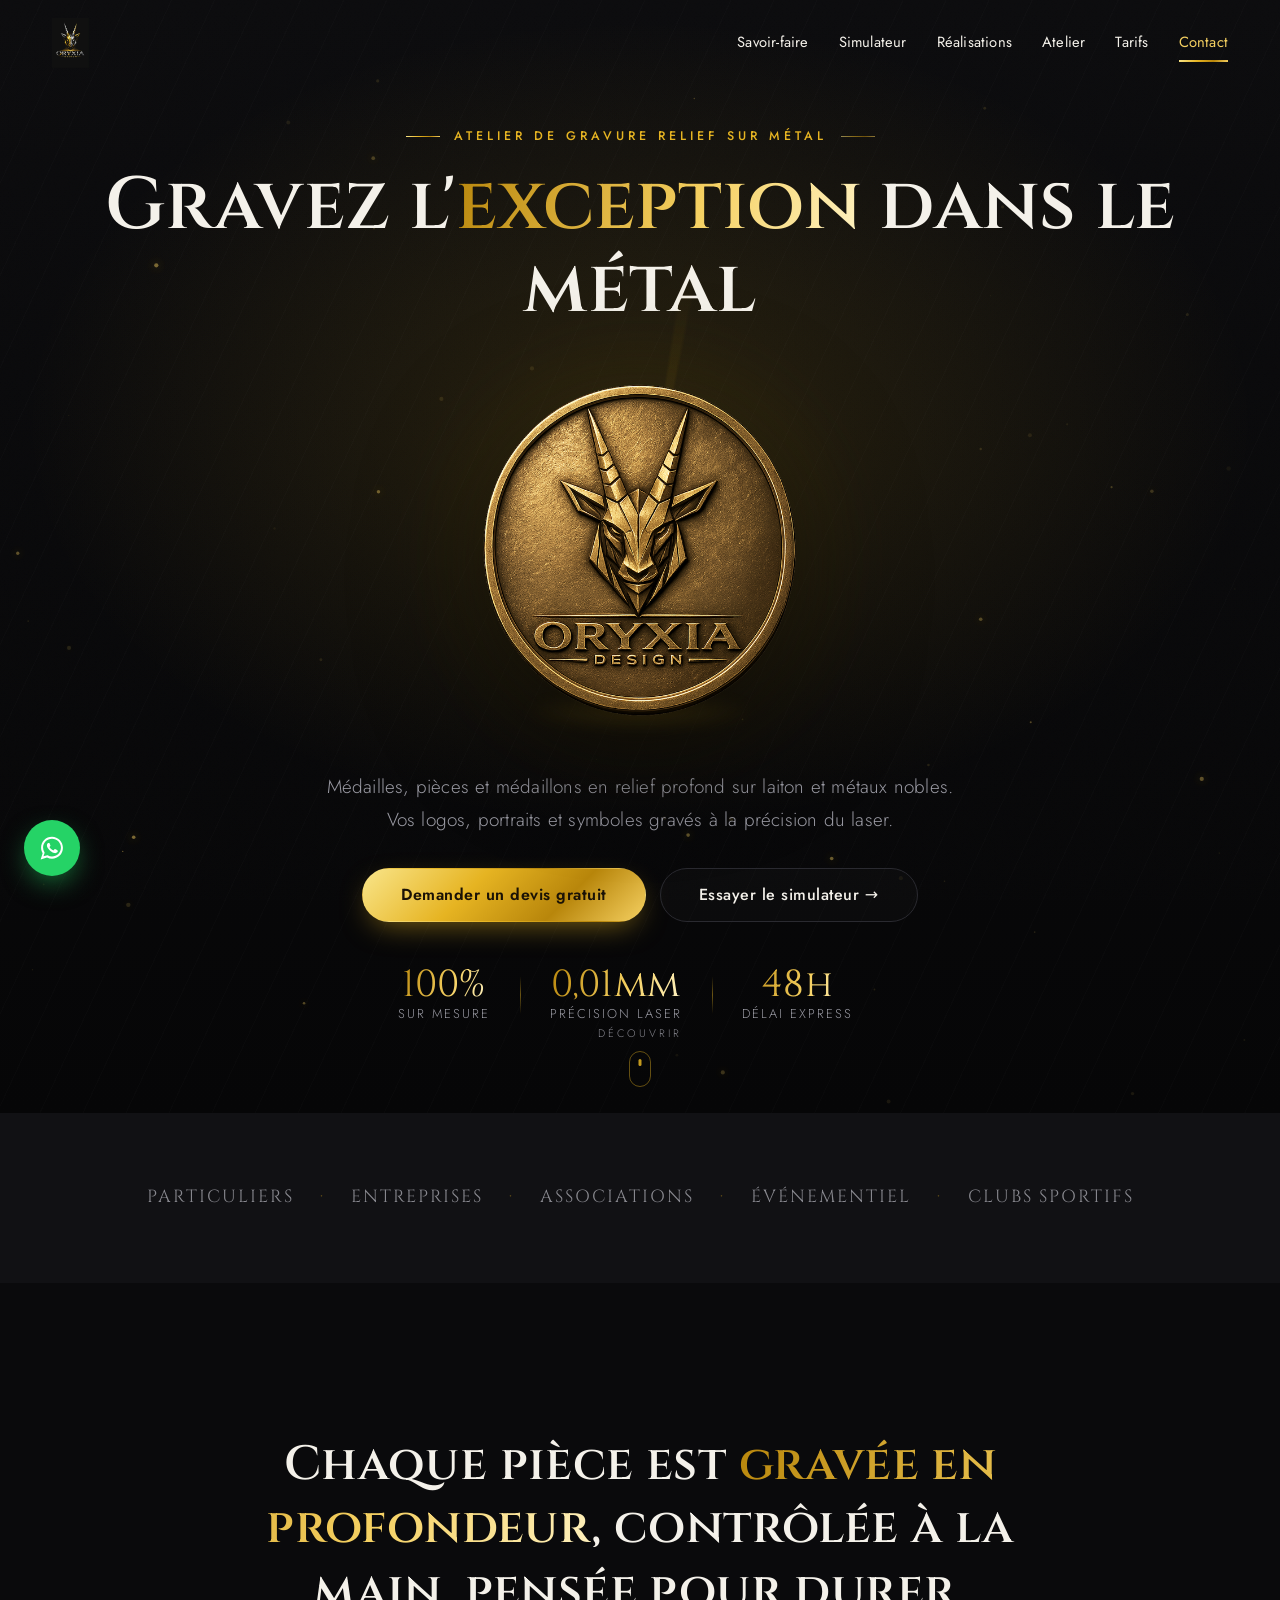
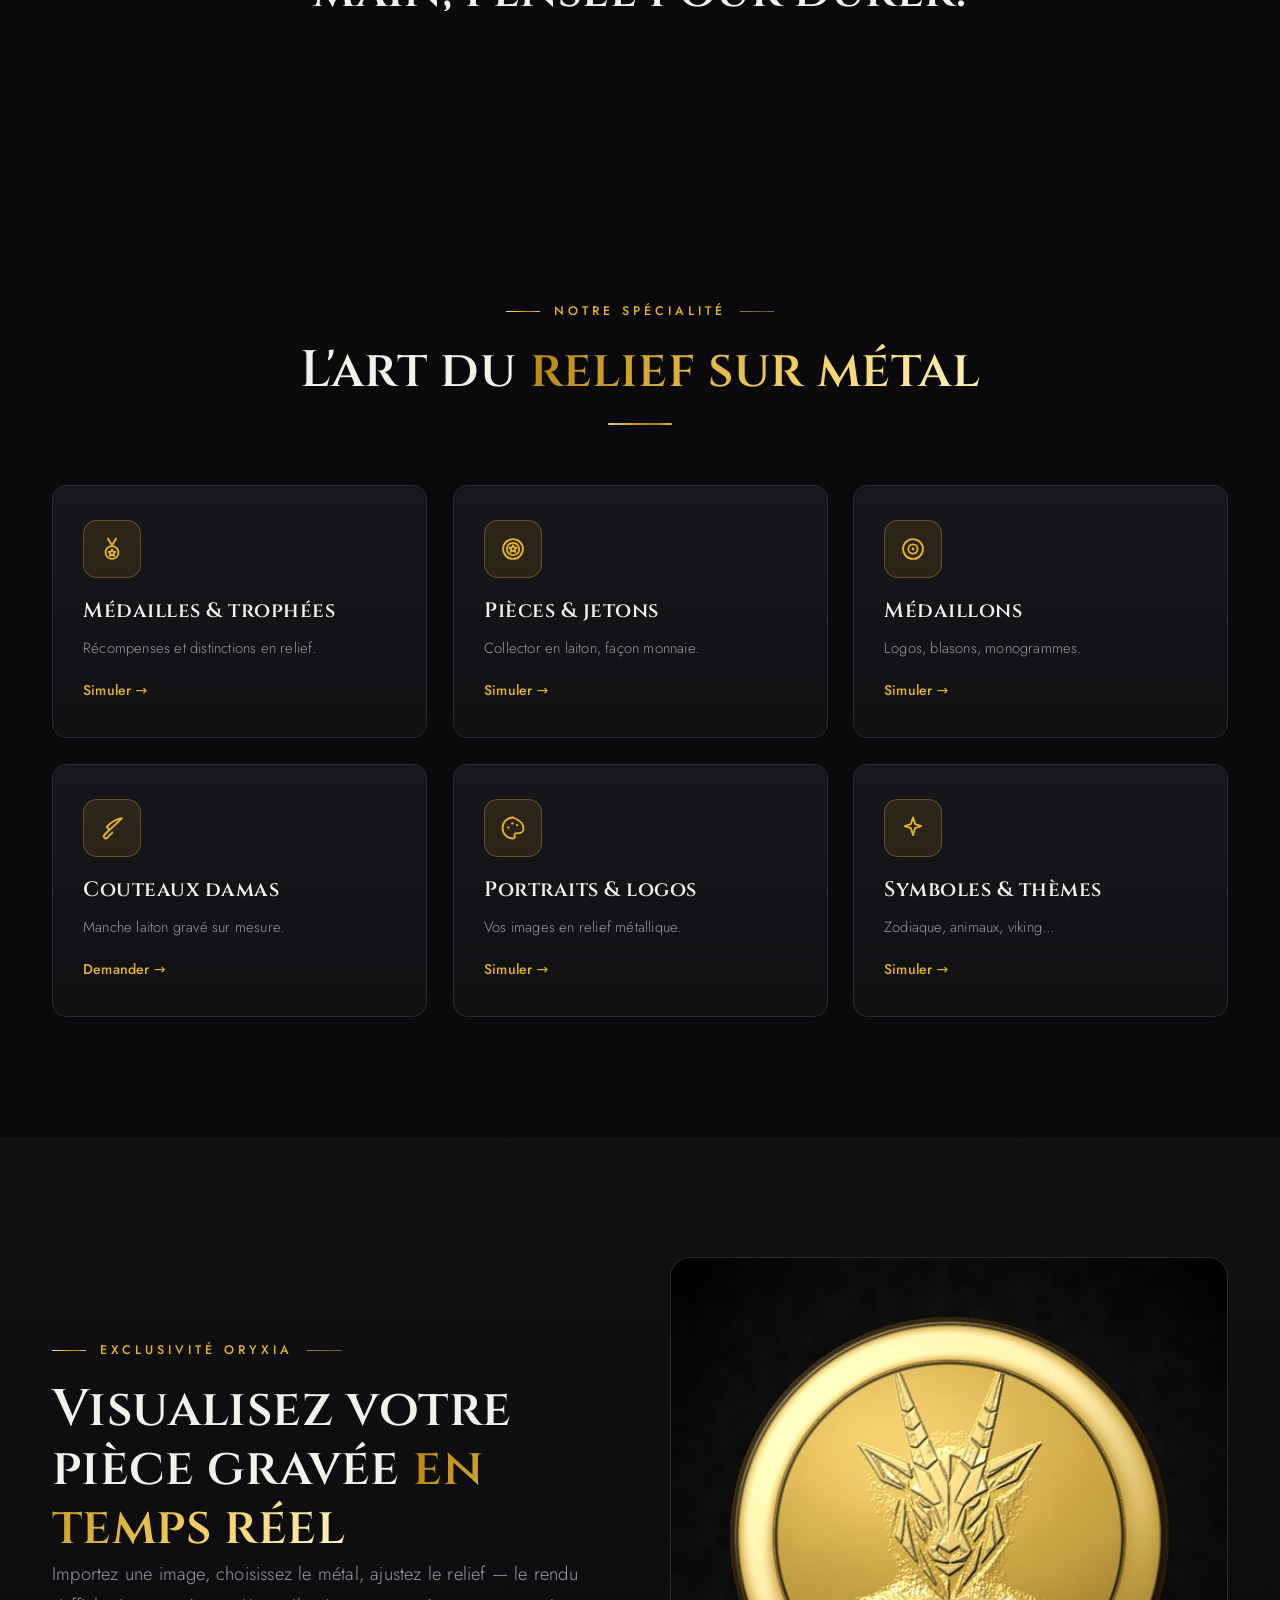
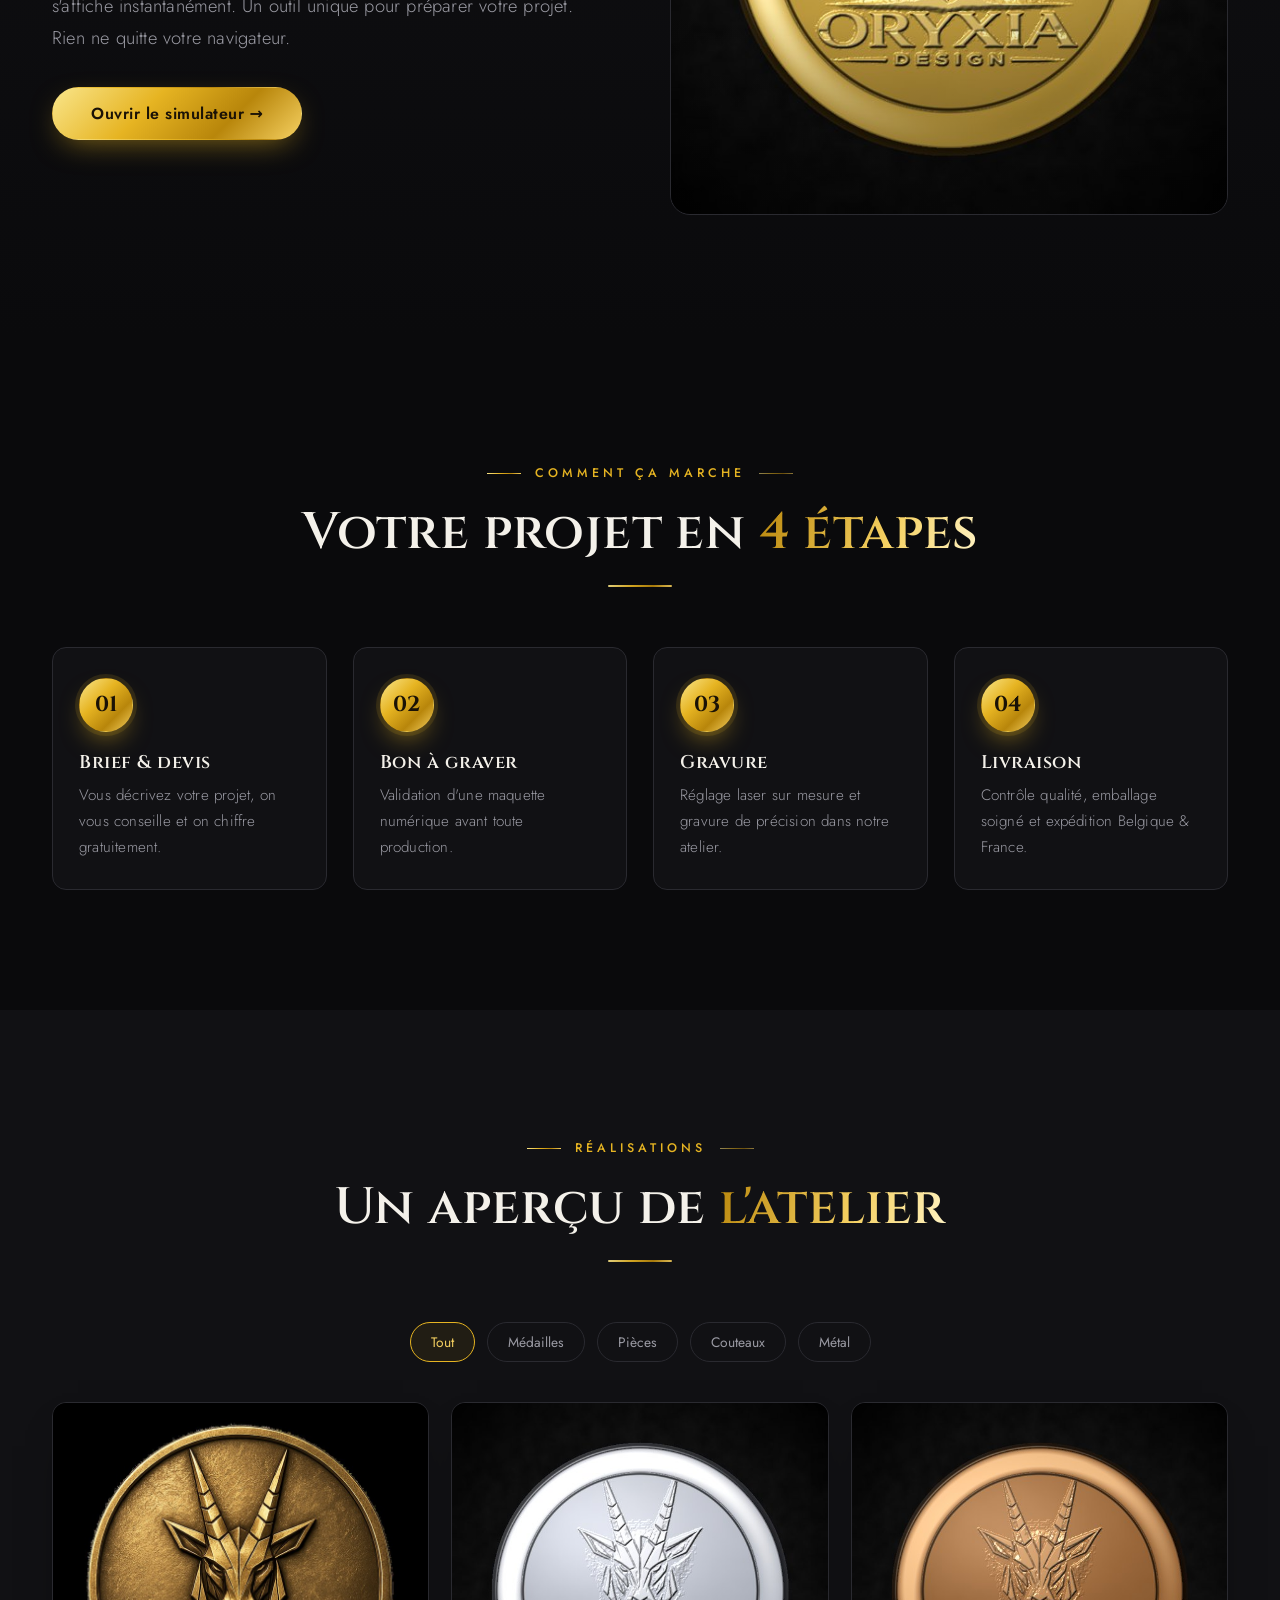
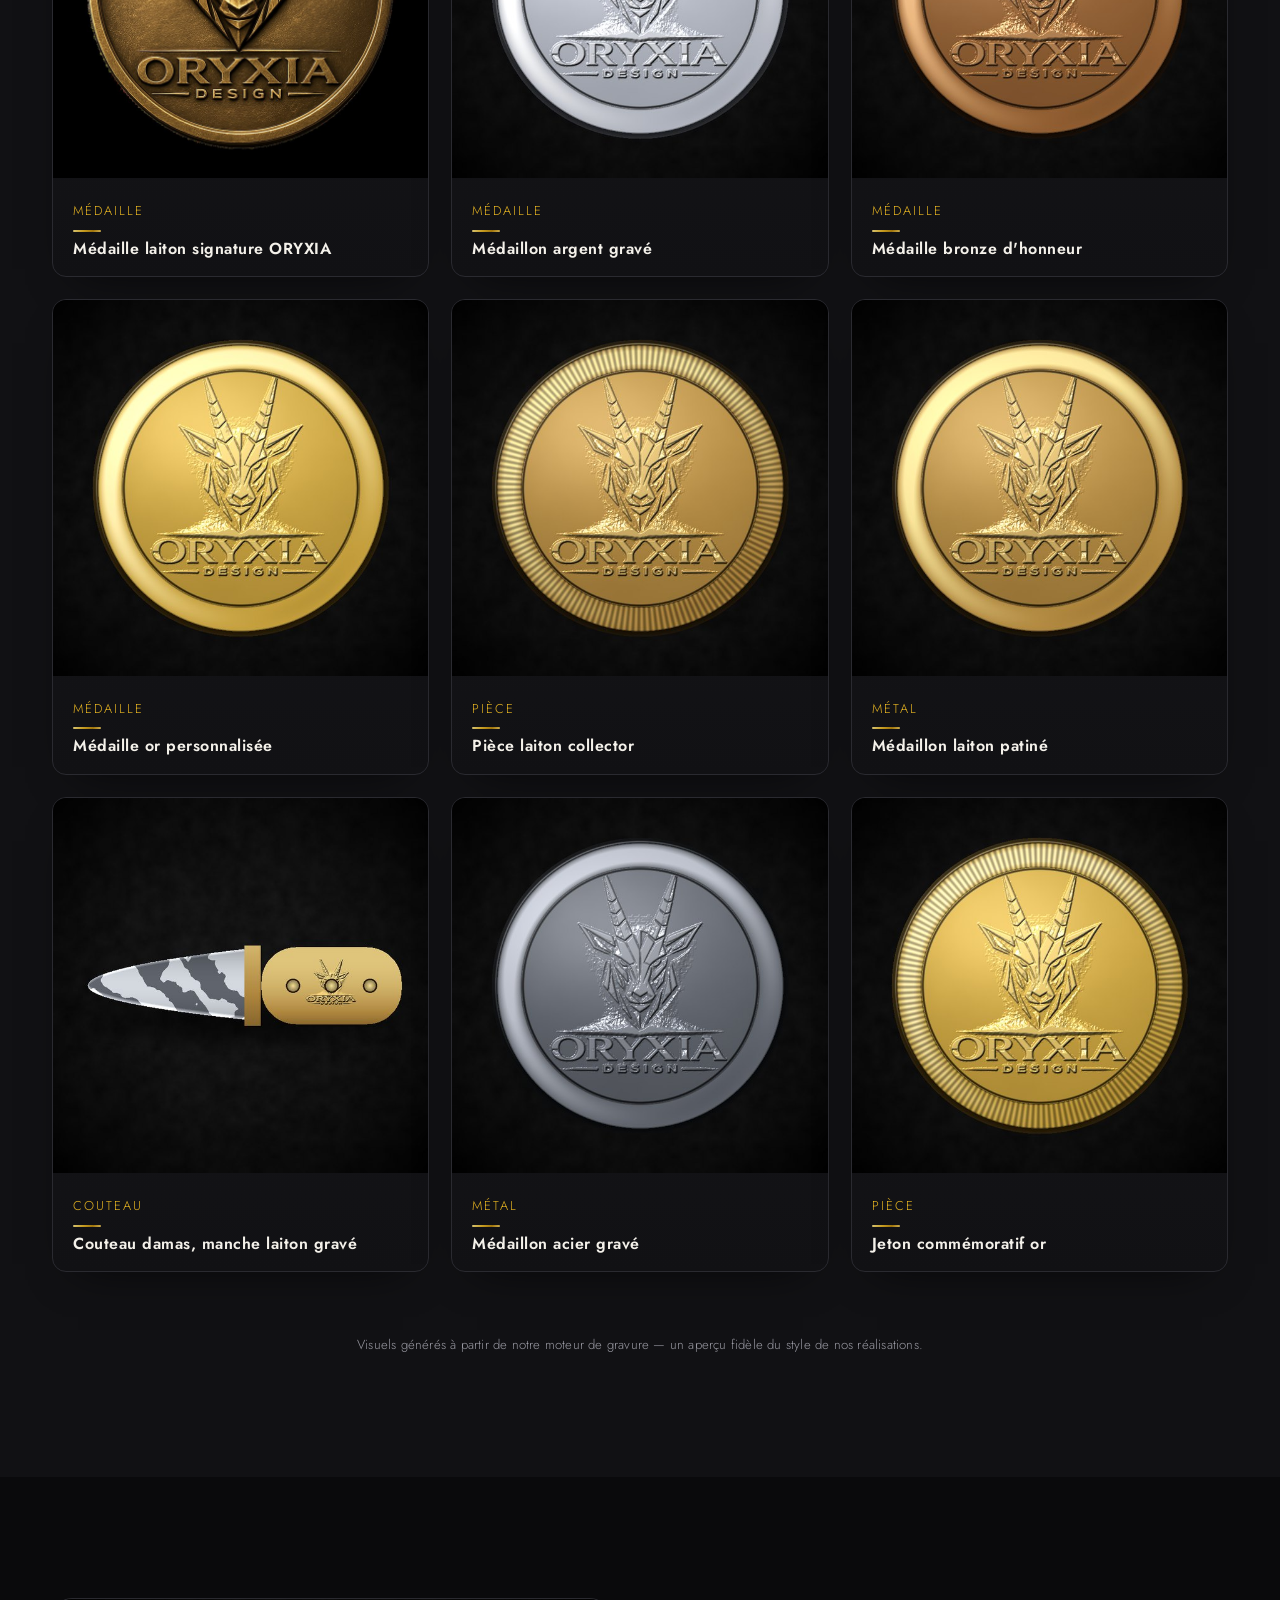
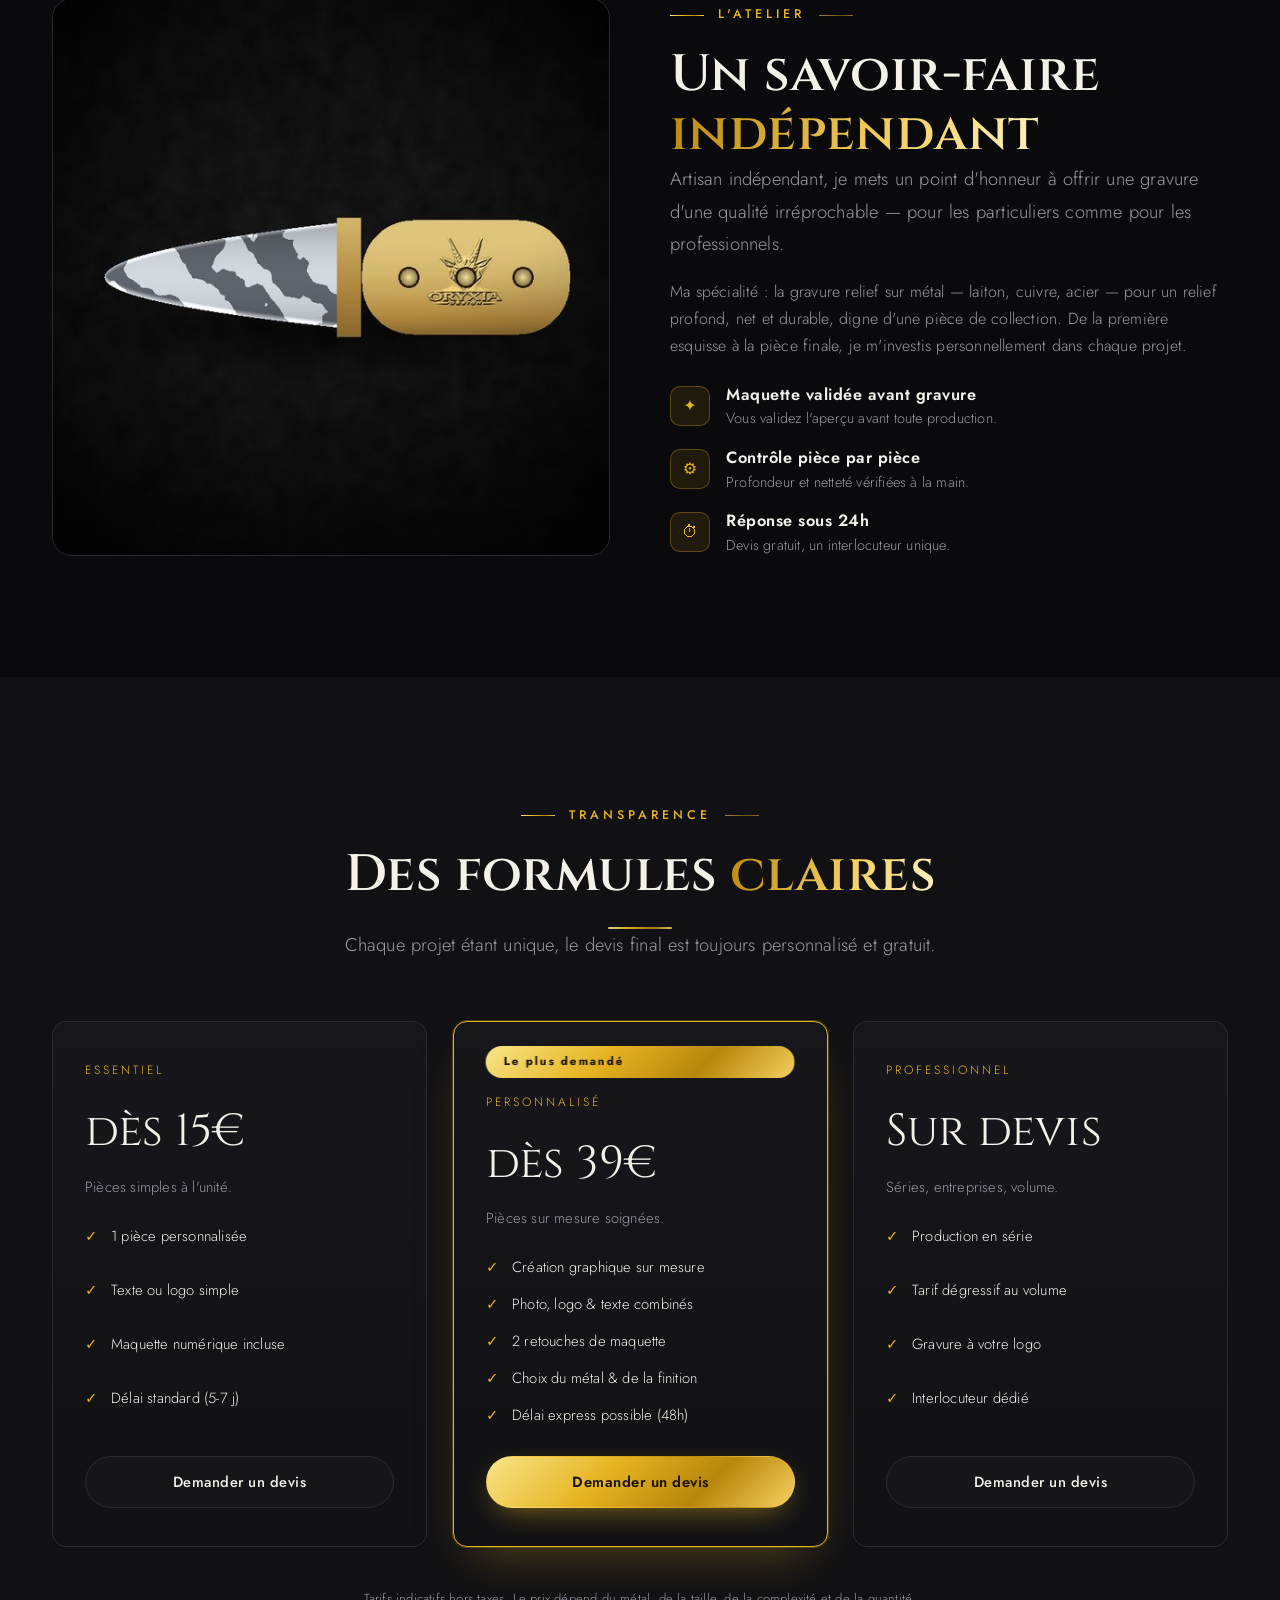
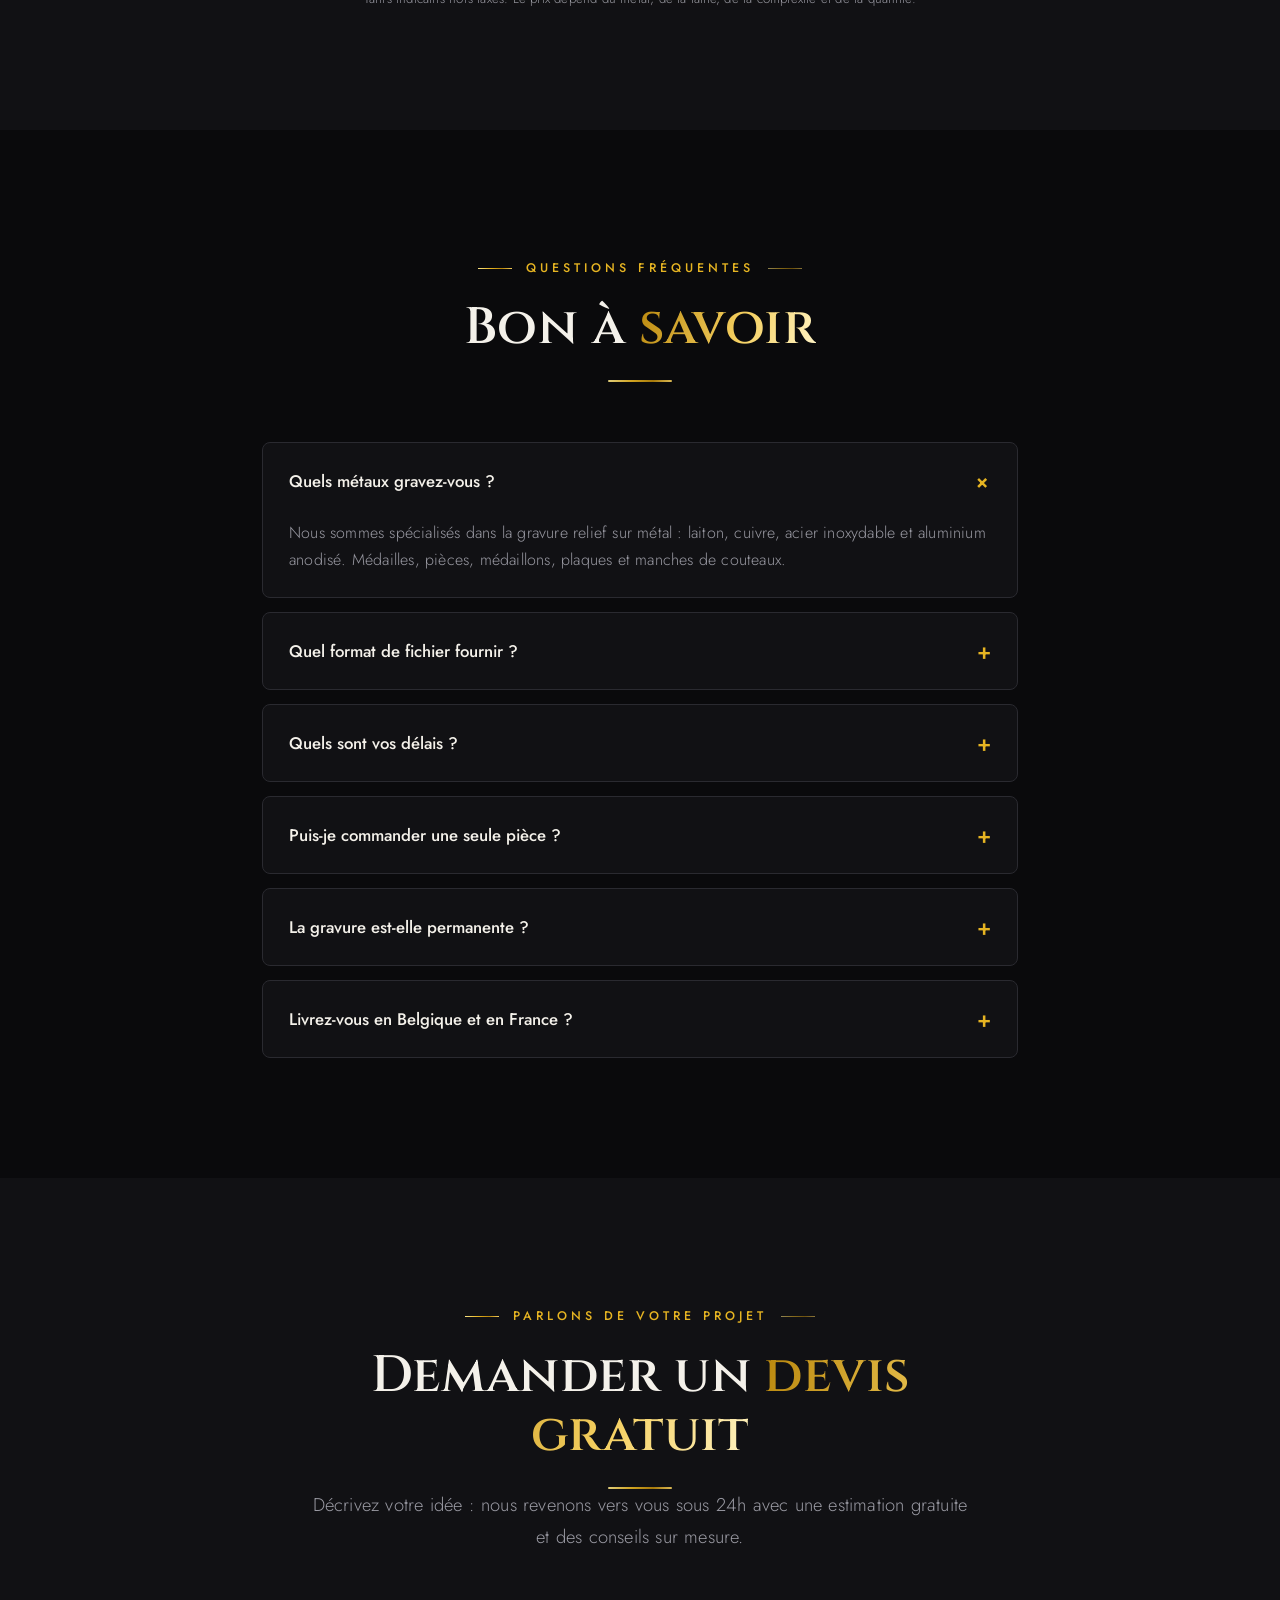
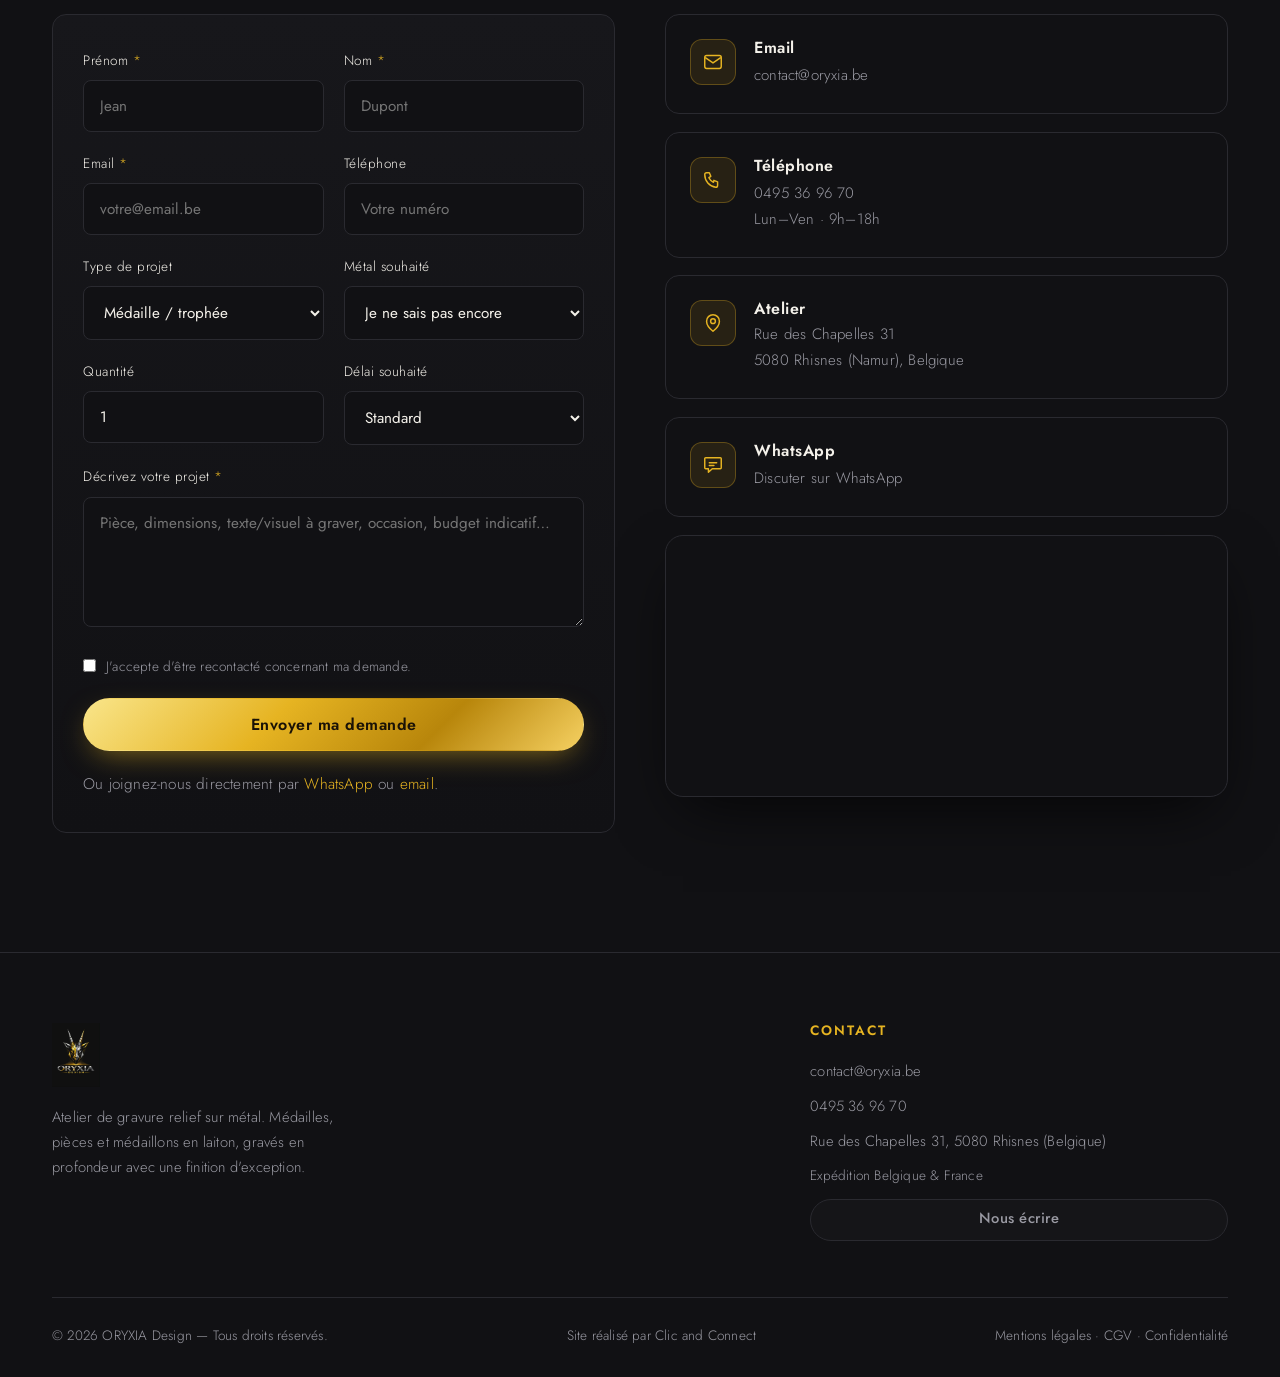
<file: index.html>
<!DOCTYPE html>
<html lang="fr">
<head>
  <meta charset="UTF-8">
  <meta name="viewport" content="width=device-width, initial-scale=1.0, maximum-scale=1.0, user-scalable=no">
  <meta name="google-site-verification" content="QwHNpM99xkQTSL-kFftwEzeH0m4S1qnileHxCeqdzrs">
  <title>ORYXIA Design — Gravure relief sur métal & médailles laiton</title>
  <meta name="description" content="ORYXIA Design — atelier de gravure relief sur métal à Rhisnes (Namur), Belgique. Médailles, pièces et médaillons en laiton, gravure personnalisée en relief profond. Devis gratuit, livraison Belgique &amp; France.">
  <link rel="icon" href="assets/img/logo.jpeg">
  <link rel="icon" type="image/png" sizes="32x32" href="assets/icons/favicon-32.png">
  <link rel="manifest" href="manifest.json">
  <meta name="mobile-web-app-capable" content="yes">
  <meta name="apple-mobile-web-app-capable" content="yes">
  <meta name="apple-mobile-web-app-status-bar-style" content="black-translucent">
  <meta name="apple-mobile-web-app-title" content="ORYXIA">
  <link rel="preconnect" href="https://fonts.googleapis.com">
  <link rel="preconnect" href="https://fonts.gstatic.com" crossorigin>
  <link href="https://fonts.googleapis.com/css2?family=Cinzel:wght@400;500;600;700&family=Jost:wght@300;400;500;600&display=swap" rel="stylesheet">
  <link rel="stylesheet" href="assets/css/style.css">
  <link rel="canonical" href="https://oryxia.be/">
  <meta name="theme-color" content="#0a0a0c">
  <meta name="author" content="ORYXIA Design">
  <meta name="robots" content="index, follow">
  <link rel="apple-touch-icon" href="assets/icons/apple-touch-icon.png">
  <meta property="og:type" content="website">
  <meta property="og:site_name" content="ORYXIA Design">
  <meta property="og:locale" content="fr_BE">
  <meta property="og:title" content="ORYXIA Design — Gravure relief sur métal & médailles laiton">
  <meta property="og:description" content="ORYXIA Design — atelier de gravure relief sur métal à Rhisnes (Namur), Belgique. Médailles, pièces et médaillons en laiton, gravure personnalisée en relief profond. Devis gratuit, livraison Belgique &amp; France.">
  <meta property="og:url" content="https://oryxia.be/">
  <meta property="og:image" content="https://oryxia.be/assets/img/medaille-oryxia.jpg">
  <meta property="og:image:width" content="760">
  <meta property="og:image:height" content="760">
  <meta name="twitter:card" content="summary_large_image">
  <meta name="twitter:title" content="ORYXIA Design — Gravure relief sur métal & médailles laiton">
  <meta name="twitter:description" content="ORYXIA Design — atelier de gravure relief sur métal à Rhisnes (Namur), Belgique. Médailles, pièces et médaillons en laiton, gravure personnalisée en relief profond. Devis gratuit, livraison Belgique &amp; France.">
  <meta name="twitter:image" content="https://oryxia.be/assets/img/medaille-oryxia.jpg">
  <link rel="preload" as="image" href="assets/img/medaille-oryxia-nobg.png" fetchpriority="high">
  <script type="application/ld+json">
{"@context": "https://schema.org", "@type": "LocalBusiness", "name": "ORYXIA Design", "description": "Atelier de gravure relief sur metal a Rhisnes (Namur), Belgique : medailles, pieces et medaillons en laiton, gravure personnalisee en relief profond.", "image": "https://oryxia.be/assets/img/medaille-oryxia.jpg", "url": "https://oryxia.be", "email": "contact@oryxia.be", "telephone": "+32495369670", "vatID": "BE0556763865", "address": {"@type": "PostalAddress", "streetAddress": "Rue des Chapelles 31", "postalCode": "5080", "addressLocality": "Rhisnes", "addressRegion": "Namur", "addressCountry": "BE"}, "areaServed": ["BE", "FR"], "priceRange": "€€", "sameAs": [], "openingHoursSpecification": [{"@type": "OpeningHoursSpecification", "dayOfWeek": ["Monday", "Tuesday", "Wednesday", "Thursday", "Friday"], "opens": "09:00", "closes": "18:00"}], "hasOfferCatalog": {"@type": "OfferCatalog", "name": "Gravure relief sur métal", "itemListElement": [{"@type": "Offer", "itemOffered": {"@type": "Service", "name": "Médailles & trophées gravés en relief"}}, {"@type": "Offer", "itemOffered": {"@type": "Service", "name": "Pièces & jetons collector en laiton"}}, {"@type": "Offer", "itemOffered": {"@type": "Service", "name": "Médaillons personnalisés (logo, blason, monogramme)"}}, {"@type": "Offer", "itemOffered": {"@type": "Service", "name": "Couteaux damas — gravure du manche en laiton"}}, {"@type": "Offer", "itemOffered": {"@type": "Service", "name": "Portraits & logos gravés sur métal"}}]}}
  </script>
  <script type="application/ld+json">
{"@context": "https://schema.org", "@type": "FAQPage", "mainEntity": [{"@type": "Question", "name": "Quels métaux gravez-vous ?", "acceptedAnswer": {"@type": "Answer", "text": "Nous sommes spécialisés dans la gravure relief sur métal : laiton, cuivre, acier inoxydable et aluminium anodisé. Médailles, pièces, médaillons, plaques et manches de couteaux."}}, {"@type": "Question", "name": "Quel format de fichier fournir ?", "acceptedAnswer": {"@type": "Answer", "text": "Idéalement un fichier vectoriel (SVG, PDF, AI, EPS) pour les logos et textes. Pour les photos, un JPG ou PNG haute résolution convient. Pas de fichier ? Nous pouvons créer ou retravailler votre visuel."}}, {"@type": "Question", "name": "Quels sont vos délais ?", "acceptedAnswer": {"@type": "Answer", "text": "En moyenne 5 à 7 jours ouvrés après validation de la maquette. Une option express 48h est disponible selon nos disponibilités."}}, {"@type": "Question", "name": "Puis-je commander une seule pièce ?", "acceptedAnswer": {"@type": "Answer", "text": "Bien sûr ! Nous réalisons aussi bien des pièces uniques que des séries pour les professionnels. Aucune quantité minimum imposée."}}, {"@type": "Question", "name": "La gravure est-elle permanente ?", "acceptedAnswer": {"@type": "Answer", "text": "Oui. La gravure laser marque le métal en profondeur, de façon durable. Contrairement à l'impression, elle ne s'efface pas et résiste au temps et à l'usage."}}, {"@type": "Question", "name": "Livrez-vous en Belgique et en France ?", "acceptedAnswer": {"@type": "Answer", "text": "Oui, nous expédions dans toute la Belgique (et à l'international sur demande) en colis suivi et protégé. Une remise en main propre est possible localement."}}]}
  </script>
</head>
<body>
  <div id="site-header"></div>

  <!-- HERO -->
  <section class="hero hero-center" id="accueil">
    <div class="container">
      <div class="reveal">
        <span class="eyebrow" style="justify-content:center">Atelier de gravure relief sur métal</span>
        <h1 class="h-xl">Gravez l'<span class="metal-or">exception</span> dans le métal</h1>
      </div>
      <div class="hero-visual reveal d1">
        <div class="glow"></div>
        <img src="assets/img/medaille-oryxia-nobg.png" alt="Médaille ORYXIA Design en laiton gravé" class="hero-logo" width="680" height="680" fetchpriority="high" decoding="async">
      </div>
      <div class="reveal d2">
        <p class="lead">Médailles, pièces et médaillons en relief profond sur laiton et métaux nobles. Vos logos, portraits et symboles gravés à la précision du laser.</p>
        <div class="hero-actions">
          <a href="#contact" class="btn btn-or btn-lg">Demander un devis gratuit</a>
          <a href="simulateur.html" class="btn btn-ghost btn-lg">Essayer le simulateur →</a>
        </div>
        <div class="hero-stats">
          <div class="stat"><div class="n metal-or count" data-to="100" data-suffix="%">100%</div><div class="l">Sur mesure</div></div>
          <div class="stat"><div class="n metal-or count" data-to="0.01" data-dec="2" data-suffix="mm">0,01mm</div><div class="l">Précision laser</div></div>
          <div class="stat"><div class="n metal-or count" data-to="48" data-suffix="h">48h</div><div class="l">Délai express</div></div>
        </div>
      </div>
    </div>
    <a href="#services" class="hero-scroll" aria-label="Défiler vers le contenu"><span>Découvrir</span><span class="mouse"></span></a>
  </section>

  <section class="section--tight bg-2">
    <div class="container">
      <div class="trust">
        <span>Particuliers</span><span>Entreprises</span><span>Associations</span><span>Événementiel</span><span>Clubs sportifs</span>
      </div>
    </div>
  </section>

  <!-- MANIFESTE -->
  <section class="section statement-section">
    <div class="container">
      <p class="statement reveal">Chaque pièce est <span class="metal-or">gravée en profondeur</span>, contrôlée à la main, pensée pour durer.</p>
    </div>
  </section>

  <!-- SERVICES -->
  <section class="section services-lite" id="services">
    <div class="container">
      <div class="section-head reveal">
        <span class="eyebrow">Notre spécialité</span>
        <h2 class="h-lg">L'art du <span class="metal-or">relief sur métal</span></h2>
      </div>
      <div class="grid grid-3">
        <div class="card reveal"><div class="ico">🏅</div><h3>Médailles & trophées</h3><p>Récompenses et distinctions en relief.</p><a href="simulateur.html" class="more">Simuler →</a></div>
        <div class="card reveal d1"><div class="ico">🪙</div><h3>Pièces & jetons</h3><p>Collector en laiton, façon monnaie.</p><a href="simulateur.html" class="more">Simuler →</a></div>
        <div class="card reveal d2"><div class="ico">🎯</div><h3>Médaillons</h3><p>Logos, blasons, monogrammes.</p><a href="simulateur.html" class="more">Simuler →</a></div>
        <div class="card reveal"><div class="ico">🔪</div><h3>Couteaux damas</h3><p>Manche laiton gravé sur mesure.</p><a href="#contact" class="more">Demander →</a></div>
        <div class="card reveal d1"><div class="ico">🎨</div><h3>Portraits & logos</h3><p>Vos images en relief métallique.</p><a href="simulateur.html" class="more">Simuler →</a></div>
        <div class="card reveal d2"><div class="ico">✨</div><h3>Symboles & thèmes</h3><p>Zodiaque, animaux, viking…</p><a href="simulateur.html" class="more">Simuler →</a></div>
      </div>
    </div>
  </section>

  <!-- SIMULATEUR (teaser vers page dédiée) -->
  <section class="section bg-3" id="simulateur">
    <div class="container split">
      <div class="reveal">
        <span class="eyebrow">Exclusivité ORYXIA</span>
        <h2 class="h-lg">Visualisez votre pièce gravée <span class="metal-or">en temps réel</span></h2>
        <p class="lead" style="margin-bottom:32px">Importez une image, choisissez le métal, ajustez le relief — le rendu s'affiche instantanément. Un outil unique pour préparer votre projet. Rien ne quitte votre navigateur.</p>
        <div><a href="simulateur.html" class="btn btn-or btn-lg">Ouvrir le simulateur →</a></div>
      </div>
      <div class="split visual render reveal d1"><img src="assets/img/renders/medaillon-or.jpg" alt="Médaille or gravée — simulateur ORYXIA" width="600" height="600" loading="lazy" decoding="async"></div>
    </div>
  </section>

  <!-- PROCÉDÉ -->
  <section class="section" id="procede">
    <div class="container">
      <div class="section-head reveal">
        <span class="eyebrow">Comment ça marche</span>
        <h2 class="h-lg">Votre projet en <span class="metal-or">4 étapes</span></h2>
      </div>
      <div class="grid grid-4 proj-steps">
        <div class="step reveal" style="grid-template-columns:1fr"><div class="num"></div><div><h3>Brief & devis</h3><p>Vous décrivez votre projet, on vous conseille et on chiffre gratuitement.</p></div></div>
        <div class="step reveal d1" style="grid-template-columns:1fr"><div class="num"></div><div><h3>Bon à graver</h3><p>Validation d'une maquette numérique avant toute production.</p></div></div>
        <div class="step reveal d2" style="grid-template-columns:1fr"><div class="num"></div><div><h3>Gravure</h3><p>Réglage laser sur mesure et gravure de précision dans notre atelier.</p></div></div>
        <div class="step reveal d3" style="grid-template-columns:1fr"><div class="num"></div><div><h3>Livraison</h3><p>Contrôle qualité, emballage soigné et expédition Belgique &amp; France.</p></div></div>
      </div>
    </div>
  </section>

  <!-- RÉALISATIONS -->
  <section class="section bg-2" id="realisations">
    <div class="container">
      <div class="section-head reveal">
        <span class="eyebrow">Réalisations</span>
        <h2 class="h-lg">Un aperçu de <span class="metal-or">l'atelier</span></h2>
      </div>
      <div class="filters reveal">
        <button class="filter-btn active" data-filter="all">Tout</button>
        <button class="filter-btn" data-filter="medaille">Médailles</button>
        <button class="filter-btn" data-filter="piece">Pièces</button>
        <button class="filter-btn" data-filter="couteau">Couteaux</button>
        <button class="filter-btn" data-filter="metal">Métal</button>
      </div>
      <div class="gallery reveal">
        <div class="g-item" data-cat="medaille"><img class="g-img" src="assets/img/medaille-oryxia.jpg" alt="Médaille ORYXIA laiton gravé" width="600" height="600" loading="lazy" decoding="async"><div class="g-meta"><span>Médaille</span><h4>Médaille laiton signature ORYXIA</h4></div></div>
        <div class="g-item" data-cat="medaille"><img class="g-img" src="assets/img/renders/medaillon-or.jpg" alt="Médaille or gravée" width="600" height="600" loading="lazy" decoding="async"><div class="g-meta"><span>Médaille</span><h4>Médaille or personnalisée</h4></div></div>
        <div class="g-item" data-cat="couteau"><img class="g-img" src="assets/img/renders/couteau.jpg" alt="Couteau damas manche laiton" width="600" height="600" loading="lazy" decoding="async"><div class="g-meta"><span>Couteau</span><h4>Couteau damas, manche laiton gravé</h4></div></div>
        <div class="g-item" data-cat="medaille"><img class="g-img" src="assets/img/renders/medaillon-argent.jpg" alt="Médaillon argent gravé" width="600" height="600" loading="lazy" decoding="async"><div class="g-meta"><span>Médaille</span><h4>Médaillon argent gravé</h4></div></div>
        <div class="g-item" data-cat="piece"><img class="g-img" src="assets/img/renders/piece-laiton.jpg" alt="Pièce laiton" width="600" height="600" loading="lazy" decoding="async"><div class="g-meta"><span>Pièce</span><h4>Pièce laiton collector</h4></div></div>
        <div class="g-item" data-cat="metal"><img class="g-img" src="assets/img/renders/medaillon-acier.jpg" alt="Médaillon acier gravé" width="600" height="600" loading="lazy" decoding="async"><div class="g-meta"><span>Métal</span><h4>Médaillon acier gravé</h4></div></div>
        <div class="g-item" data-cat="medaille"><img class="g-img" src="assets/img/renders/medaillon-bronze.jpg" alt="Médaille bronze" width="600" height="600" loading="lazy" decoding="async"><div class="g-meta"><span>Médaille</span><h4>Médaille bronze d'honneur</h4></div></div>
        <div class="g-item" data-cat="metal"><img class="g-img" src="assets/img/renders/medaillon-laiton.jpg" alt="Médaillon laiton" width="600" height="600" loading="lazy" decoding="async"><div class="g-meta"><span>Métal</span><h4>Médaillon laiton patiné</h4></div></div>
        <div class="g-item" data-cat="piece"><img class="g-img" src="assets/img/renders/piece-or.jpg" alt="Pièce or striée" width="600" height="600" loading="lazy" decoding="async"><div class="g-meta"><span>Pièce</span><h4>Jeton commémoratif or</h4></div></div>
      </div>
      <p class="form-note center mt-40">Visuels générés à partir de notre moteur de gravure — un aperçu fidèle du style de nos réalisations.</p>
    </div>
  </section>

  <!-- ATELIER -->
  <section class="section" id="atelier">
    <div class="container split">
      <div class="split visual render reveal" style="order:-1"><img src="assets/img/renders/couteau.jpg" alt="Couteau damas à manche laiton gravé"></div>
      <div class="reveal d1">
        <span class="eyebrow">L'atelier</span>
        <h2 class="h-lg">Un savoir-faire <span class="metal-or">indépendant</span></h2>
        <p class="lead" style="margin-bottom:18px">Artisan indépendant, je mets un point d'honneur à offrir une gravure d'une qualité irréprochable — pour les particuliers comme pour les professionnels.</p>
        <p style="color:var(--gris-clair);margin-bottom:26px">Ma spécialité : la gravure relief sur métal — laiton, cuivre, acier — pour un relief profond, net et durable, digne d'une pièce de collection. De la première esquisse à la pièce finale, je m'investis personnellement dans chaque projet.</p>
        <ul class="feature-list">
          <li><span class="fi">✦</span><div><h4>Maquette validée avant gravure</h4><p>Vous validez l'aperçu avant toute production.</p></div></li>
          <li><span class="fi">⚙</span><div><h4>Contrôle pièce par pièce</h4><p>Profondeur et netteté vérifiées à la main.</p></div></li>
          <li><span class="fi">⏱</span><div><h4>Réponse sous 24h</h4><p>Devis gratuit, un interlocuteur unique.</p></div></li>
        </ul>
      </div>
    </div>
  </section>

  <!-- TARIFS -->
  <section class="section bg-2" id="tarifs">
    <div class="container">
      <div class="section-head reveal">
        <span class="eyebrow">Transparence</span>
        <h2 class="h-lg">Des formules <span class="metal-or">claires</span></h2>
        <p class="lead">Chaque projet étant unique, le devis final est toujours personnalisé et gratuit.</p>
      </div>
      <div class="price-grid">
        <div class="price reveal">
          <span class="tag">Essentiel</span>
          <div class="amount">dès 15€</div>
          <p class="desc">Pièces simples à l'unité.</p>
          <ul>
            <li>1 pièce personnalisée</li>
            <li>Texte ou logo simple</li>
            <li>Maquette numérique incluse</li>
            <li>Délai standard (5-7 j)</li>
          </ul>
          <a href="#contact" class="btn btn-ghost">Demander un devis</a>
        </div>
        <div class="price featured reveal d1">
          <span class="badge-pop">Le plus demandé</span>
          <span class="tag">Personnalisé</span>
          <div class="amount">dès 39€</div>
          <p class="desc">Pièces sur mesure soignées.</p>
          <ul>
            <li>Création graphique sur mesure</li>
            <li>Photo, logo & texte combinés</li>
            <li>2 retouches de maquette</li>
            <li>Choix du métal & de la finition</li>
            <li>Délai express possible (48h)</li>
          </ul>
          <a href="#contact" class="btn btn-or">Demander un devis</a>
        </div>
        <div class="price reveal d2">
          <span class="tag">Professionnel</span>
          <div class="amount">Sur devis</div>
          <p class="desc">Séries, entreprises, volume.</p>
          <ul>
            <li>Production en série</li>
            <li>Tarif dégressif au volume</li>
            <li>Gravure à votre logo</li>
            <li>Interlocuteur dédié</li>
          </ul>
          <a href="#contact" class="btn btn-ghost">Demander un devis</a>
        </div>
      </div>
      <p class="form-note center mt-40">Tarifs indicatifs hors taxes. Le prix dépend du métal, de la taille, de la complexité et de la quantité.</p>
    </div>
  </section>

  <!-- FAQ -->
  <section class="section" id="faq">
    <div class="container" style="max-width:820px">
      <div class="section-head reveal">
        <span class="eyebrow" style="justify-content:center">Questions fréquentes</span>
        <h2 class="h-lg">Bon à <span class="metal-or">savoir</span></h2>
      </div>
      <div class="faq reveal">
        <div class="faq-item open"><button class="faq-q">Quels métaux gravez-vous ?<span class="plus">+</span></button><div class="faq-a"><p>Nous sommes spécialisés dans la gravure relief sur métal : laiton, cuivre, acier inoxydable et aluminium anodisé. Médailles, pièces, médaillons, plaques et manches de couteaux.</p></div></div>
        <div class="faq-item"><button class="faq-q">Quel format de fichier fournir ?<span class="plus">+</span></button><div class="faq-a"><p>Idéalement un fichier vectoriel (SVG, PDF, AI, EPS) pour les logos et textes. Pour les photos, un JPG ou PNG haute résolution convient. Pas de fichier ? Nous pouvons créer ou retravailler votre visuel.</p></div></div>
        <div class="faq-item"><button class="faq-q">Quels sont vos délais ?<span class="plus">+</span></button><div class="faq-a"><p>En moyenne 5 à 7 jours ouvrés après validation de la maquette. Une option express 48h est disponible selon nos disponibilités.</p></div></div>
        <div class="faq-item"><button class="faq-q">Puis-je commander une seule pièce ?<span class="plus">+</span></button><div class="faq-a"><p>Bien sûr ! Nous réalisons aussi bien des pièces uniques que des séries pour les professionnels. Aucune quantité minimum imposée.</p></div></div>
        <div class="faq-item"><button class="faq-q">La gravure est-elle permanente ?<span class="plus">+</span></button><div class="faq-a"><p>Oui. La gravure laser marque le métal en profondeur, de façon durable. Contrairement à l'impression, elle ne s'efface pas et résiste au temps et à l'usage.</p></div></div>
        <div class="faq-item"><button class="faq-q">Livrez-vous en Belgique et en France ?<span class="plus">+</span></button><div class="faq-a"><p>Oui, nous expédions dans toute la Belgique (et à l'international sur demande) en colis suivi et protégé. Une remise en main propre est possible localement.</p></div></div>
      </div>
    </div>
  </section>

  <!-- CONTACT -->
  <section class="section bg-2" id="contact">
    <div class="container">
      <div class="section-head reveal">
        <span class="eyebrow" style="justify-content:center">Parlons de votre projet</span>
        <h2 class="h-lg">Demander un <span class="metal-or">devis gratuit</span></h2>
        <p class="lead">Décrivez votre idée : nous revenons vers vous sous 24h avec une estimation gratuite et des conseils sur mesure.</p>
      </div>
      <div class="split" style="align-items:flex-start;gap:50px">
        <div class="reveal">
          <div class="card">
            <div class="form-success" id="ok">✓ Merci ! Votre logiciel de messagerie s'ouvre avec votre demande pré-remplie — il ne reste qu'à cliquer sur « Envoyer ». Nous vous répondons sous 24h.</div>
            <form class="form" id="devis-form">
              <div class="row">
                <div class="field"><label>Prénom <span class="req">*</span></label><input type="text" name="prenom" required placeholder="Jean"></div>
                <div class="field"><label>Nom <span class="req">*</span></label><input type="text" name="nom" required placeholder="Dupont"></div>
              </div>
              <div class="row">
                <div class="field"><label>Email <span class="req">*</span></label><input type="email" name="email" required placeholder="votre@email.be"></div>
                <div class="field"><label>Téléphone</label><input type="tel" name="telephone" placeholder="Votre numéro"></div>
              </div>
              <div class="row">
                <div class="field">
                  <label>Type de projet</label>
                  <select name="type">
                    <option>Médaille / trophée</option>
                    <option>Médaillon personnalisé</option>
                    <option>Pièce / jeton laiton</option>
                    <option>Couteau damas</option>
                    <option>Cadeau personnalisé</option>
                    <option>Série / production (pro)</option>
                    <option>Autre</option>
                  </select>
                </div>
                <div class="field">
                  <label>Métal souhaité</label>
                  <select name="materiau">
                    <option>Je ne sais pas encore</option>
                    <option>Laiton</option><option>Cuivre</option><option>Acier / inox</option>
                    <option>Aluminium anodisé</option><option>Autre métal</option>
                  </select>
                </div>
              </div>
              <div class="row">
                <div class="field"><label>Quantité</label><input type="number" name="quantite" min="1" value="1"></div>
                <div class="field"><label>Délai souhaité</label><select name="delai"><option>Standard</option><option>Express (48h)</option><option>Flexible</option></select></div>
              </div>
              <div class="field"><label>Décrivez votre projet <span class="req">*</span></label><textarea name="message" required placeholder="Pièce, dimensions, texte/visuel à graver, occasion, budget indicatif…"></textarea></div>
              <label style="display:flex;gap:10px;align-items:flex-start;font-size:.85rem;color:var(--gris-clair)"><input type="checkbox" required style="accent-color:var(--or);margin-top:4px"> J'accepte d'être recontacté concernant ma demande.</label>
              <button type="submit" class="btn btn-or btn-lg">Envoyer ma demande</button>
              <p class="form-note">Ou joignez-nous directement par <a href="https://wa.me/32495369670" target="_blank" rel="noopener" class="text-or">WhatsApp</a> ou <a href="mailto:contact@oryxia.be" class="text-or">email</a>.</p>
            </form>
          </div>
        </div>
        <div class="reveal d1" style="display:grid;gap:18px">
          <div class="info-card"><div class="ic">✉</div><div><h4>Email</h4><a href="mailto:contact@oryxia.be">contact@oryxia.be</a></div></div>
          <div class="info-card"><div class="ic">☎</div><div><h4>Téléphone</h4><a href="tel:+32495369670">0495 36 96 70</a><p>Lun–Ven · 9h–18h</p></div></div>
          <div class="info-card"><div class="ic">📍</div><div><h4>Atelier</h4><p>Rue des Chapelles 31<br>5080 Rhisnes (Namur), Belgique</p></div></div>
          <div class="info-card"><div class="ic">💬</div><div><h4>WhatsApp</h4><a href="https://wa.me/32495369670" target="_blank" rel="noopener">Discuter sur WhatsApp</a></div></div>
          <div class="map-wrap">
            <iframe title="Carte ORYXIA Design — Rue des Chapelles 31, 5080 Rhisnes" style="height:260px"
              src="https://www.google.com/maps?q=Rue%20des%20Chapelles%2031%2C%205080%20Rhisnes%2C%20Belgique&output=embed"
              loading="lazy" referrerpolicy="no-referrer-when-downgrade" allowfullscreen></iframe>
          </div>
        </div>
      </div>
    </div>
  </section>

  <div id="site-footer"></div>
  <script src="assets/js/main.js" defer></script>
  <script>
    // Formulaire de devis : compose un email pré-rempli vers ORYXIA Design
    document.addEventListener('DOMContentLoaded', () => {
      const f = document.getElementById('devis-form');
      const ok = document.getElementById('ok');
      if (!f) return;
      if (ok) f.prepend(ok);
      f.addEventListener('submit', (e) => {
        e.preventDefault();
        const v = (n) => (f.elements[n] ? f.elements[n].value.trim() : '');
        const sujet = `Demande de devis — ${v('prenom')} ${v('nom')}`;
        const corps =
          `Prénom : ${v('prenom')}\n` +
          `Nom : ${v('nom')}\n` +
          `Email : ${v('email')}\n` +
          `Téléphone : ${v('telephone')}\n` +
          `Type de projet : ${v('type')}\n` +
          `Métal : ${v('materiau')}\n` +
          `Quantité : ${v('quantite')}\n` +
          `Délai : ${v('delai')}\n\n` +
          `Projet :\n${v('message')}\n`;
        const mailto = `mailto:contact@oryxia.be?subject=${encodeURIComponent(sujet)}&body=${encodeURIComponent(corps)}`;
        if (ok) { ok.classList.add('show'); ok.scrollIntoView({ behavior: 'smooth', block: 'center' }); }
        window.location.href = mailto;
      });
    });
  </script>
</body>
</html>
</file>
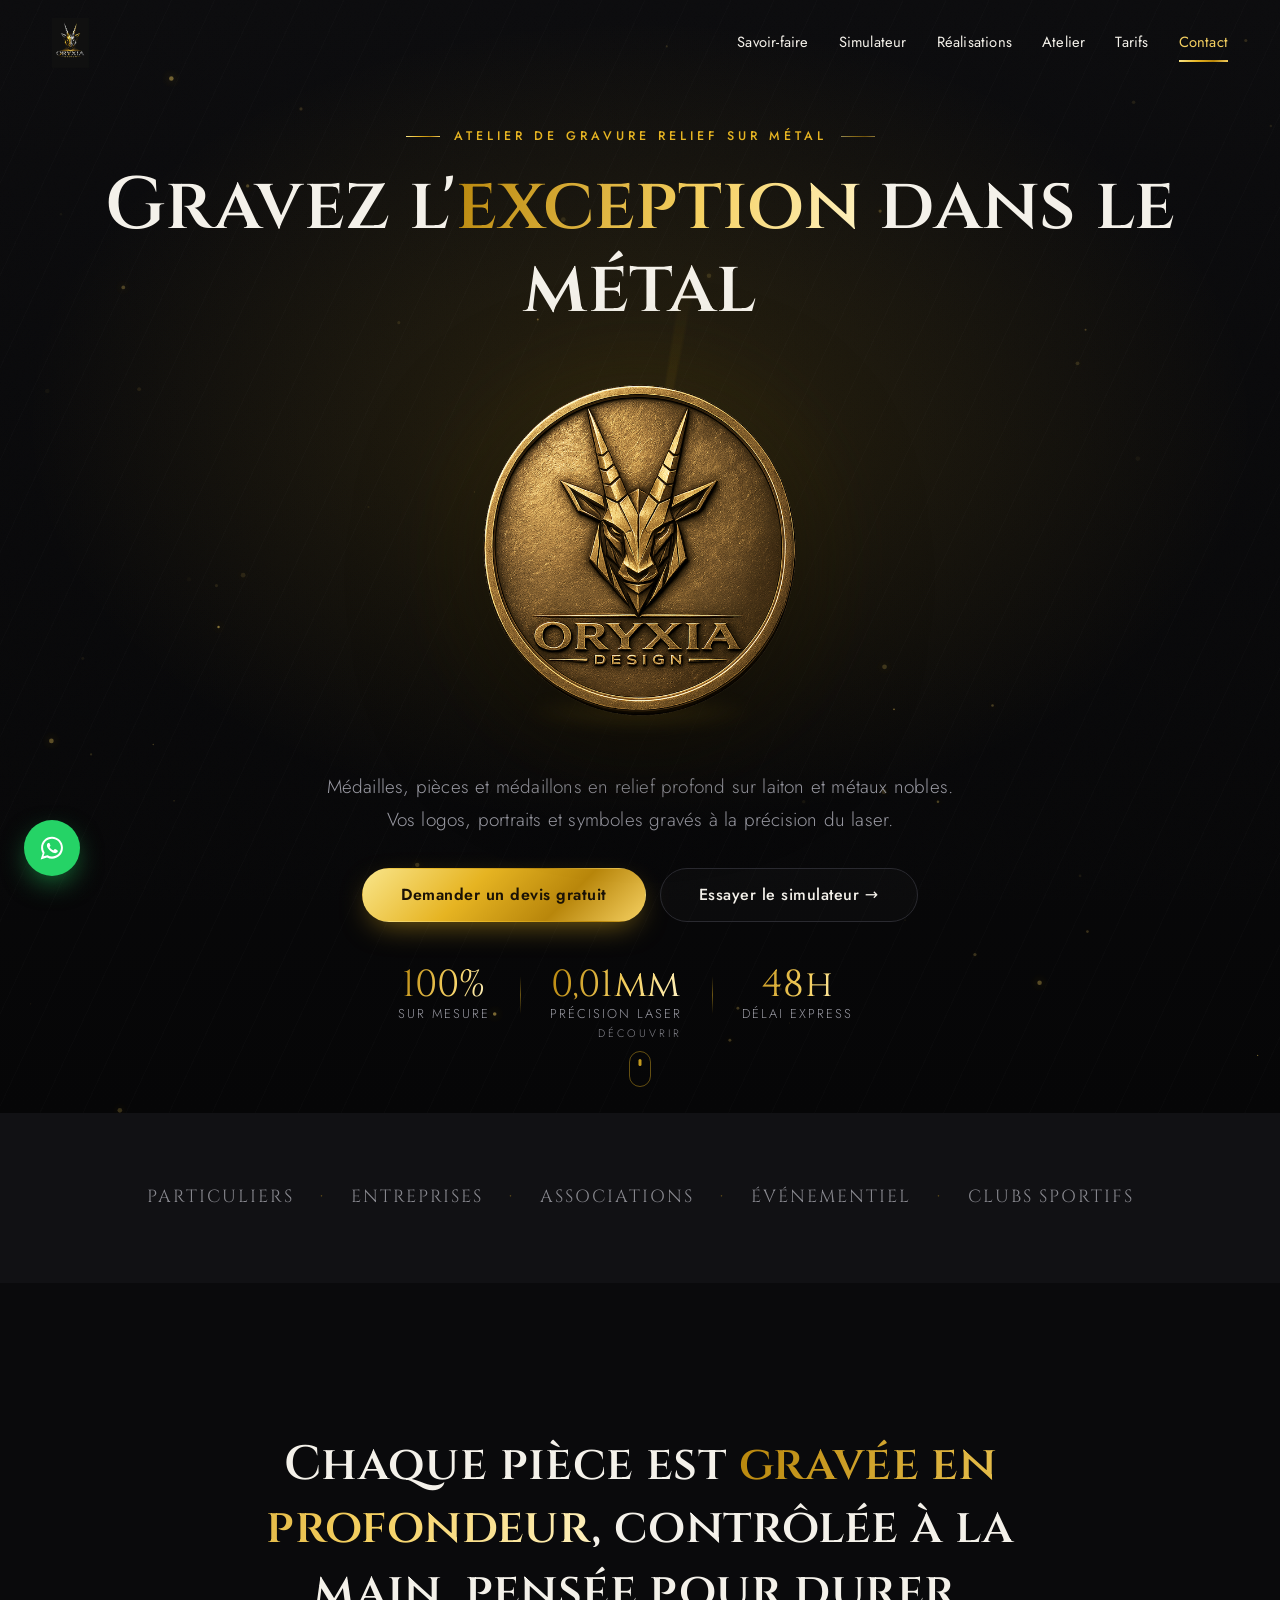
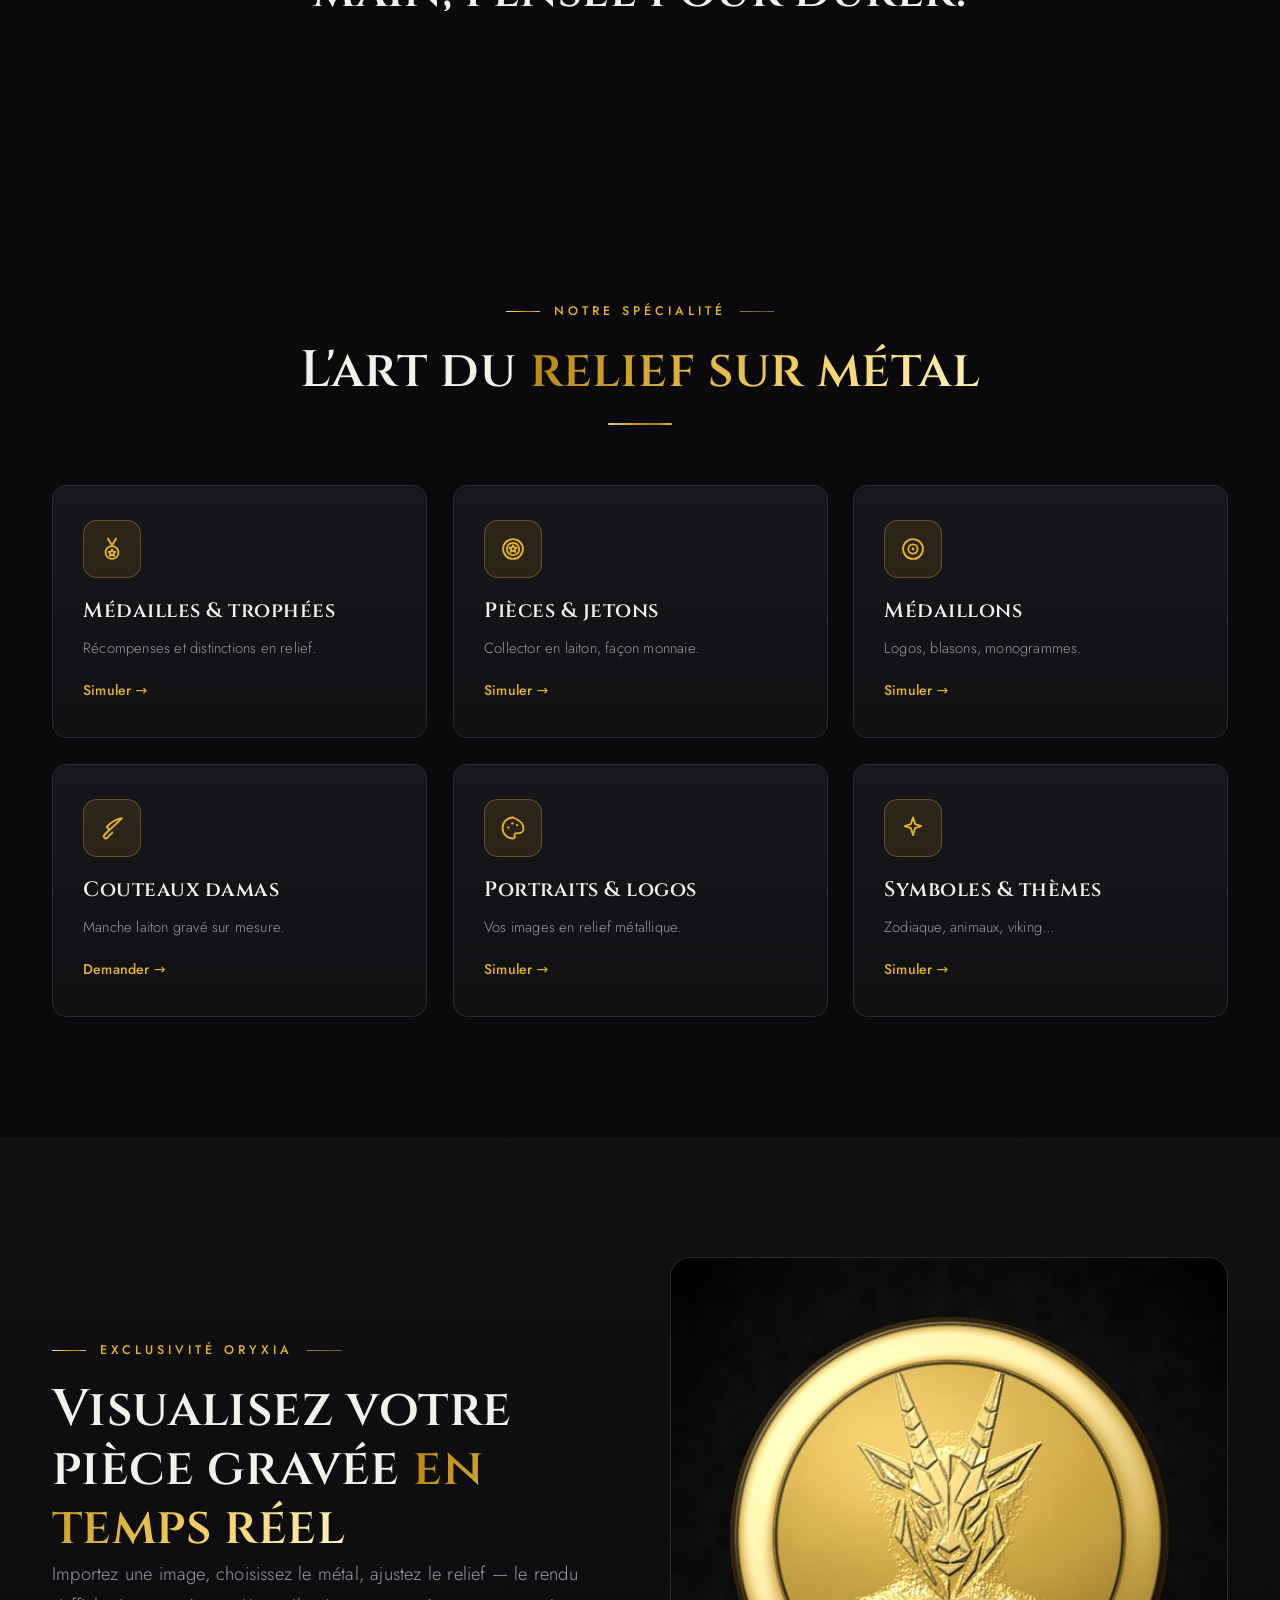
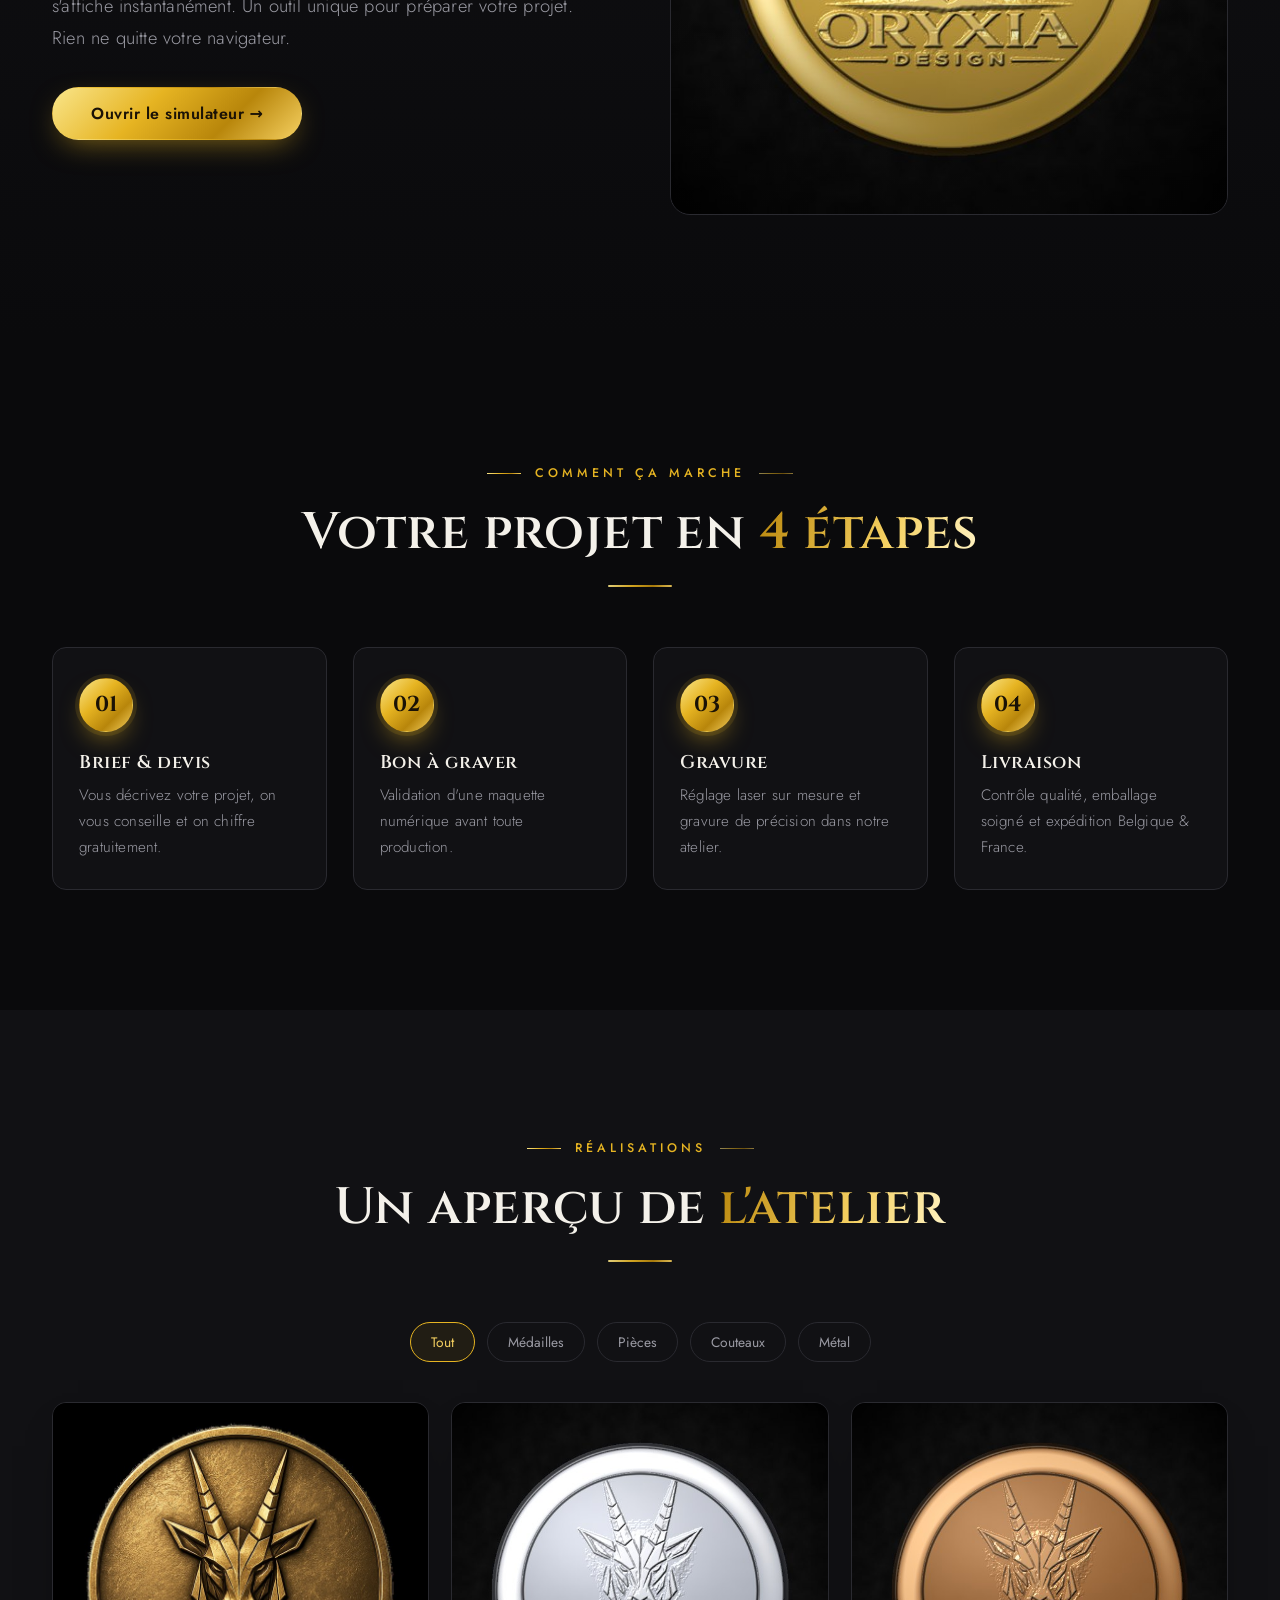
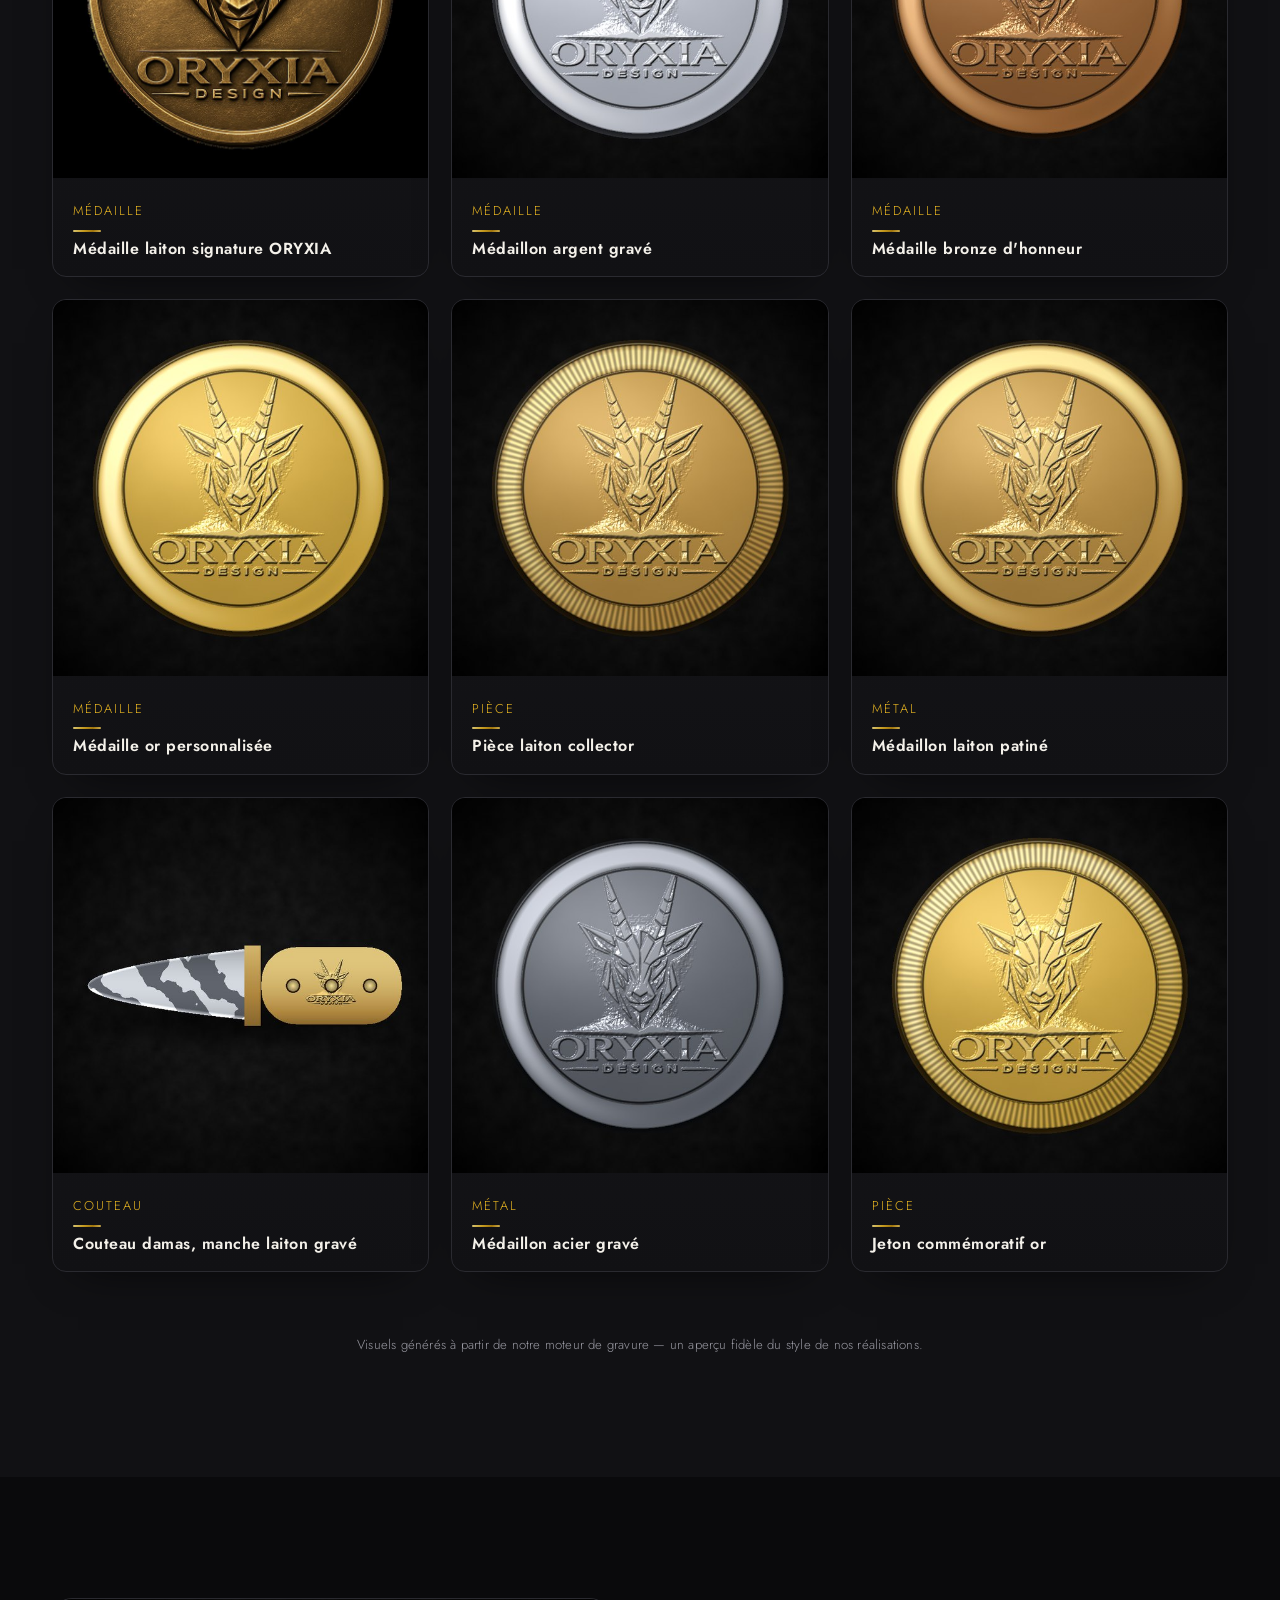
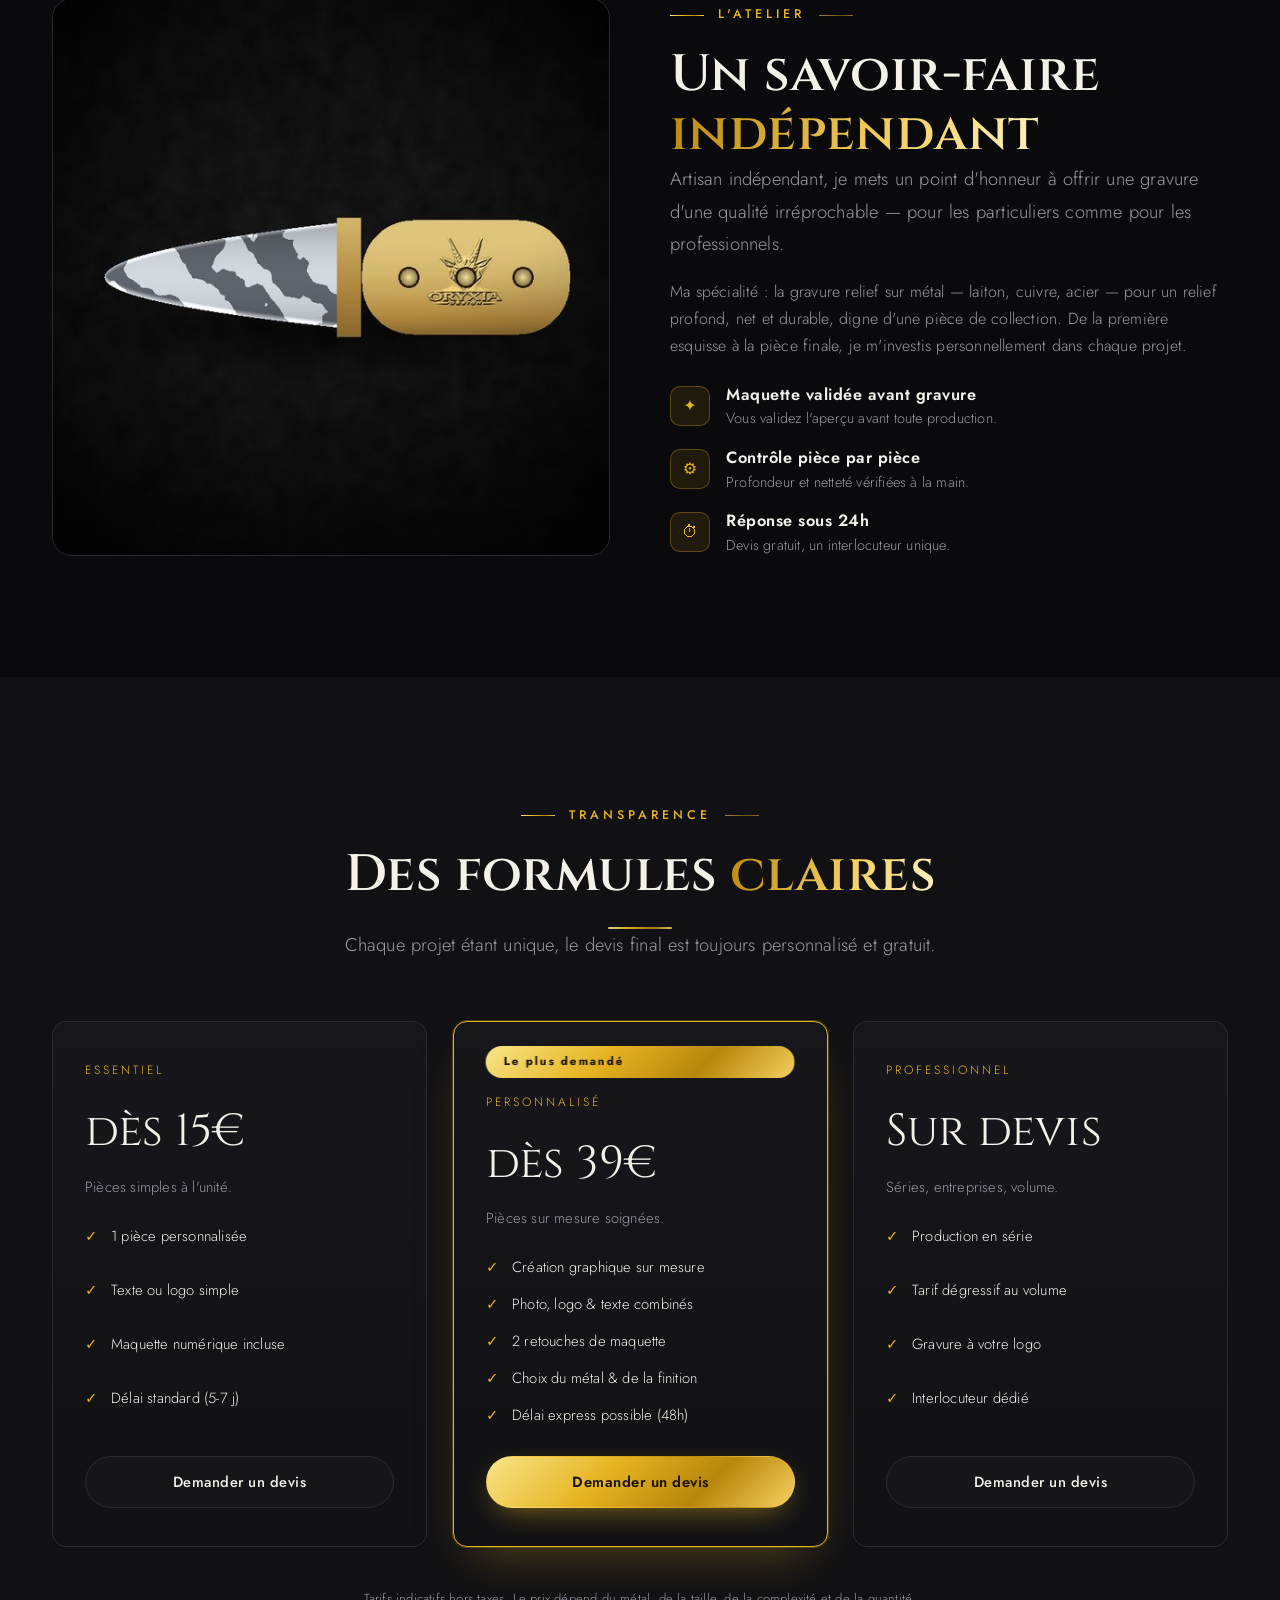
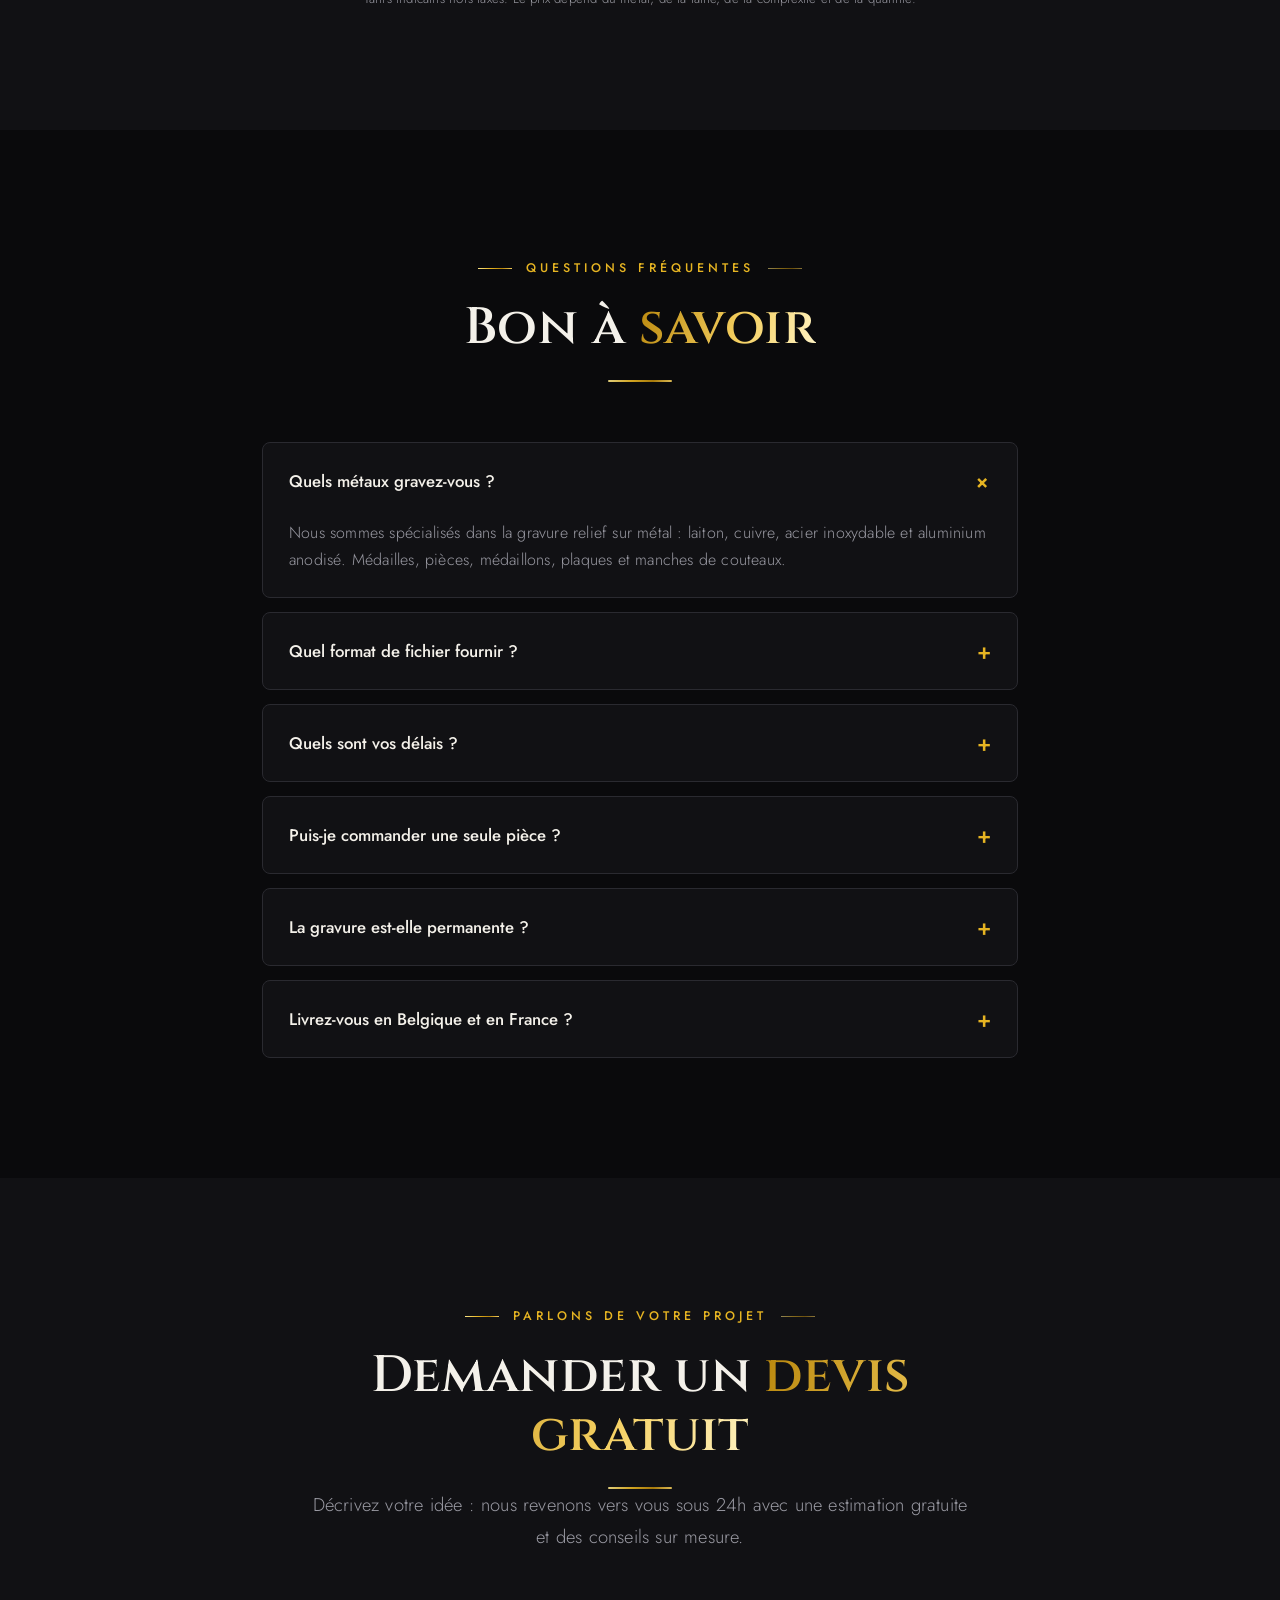
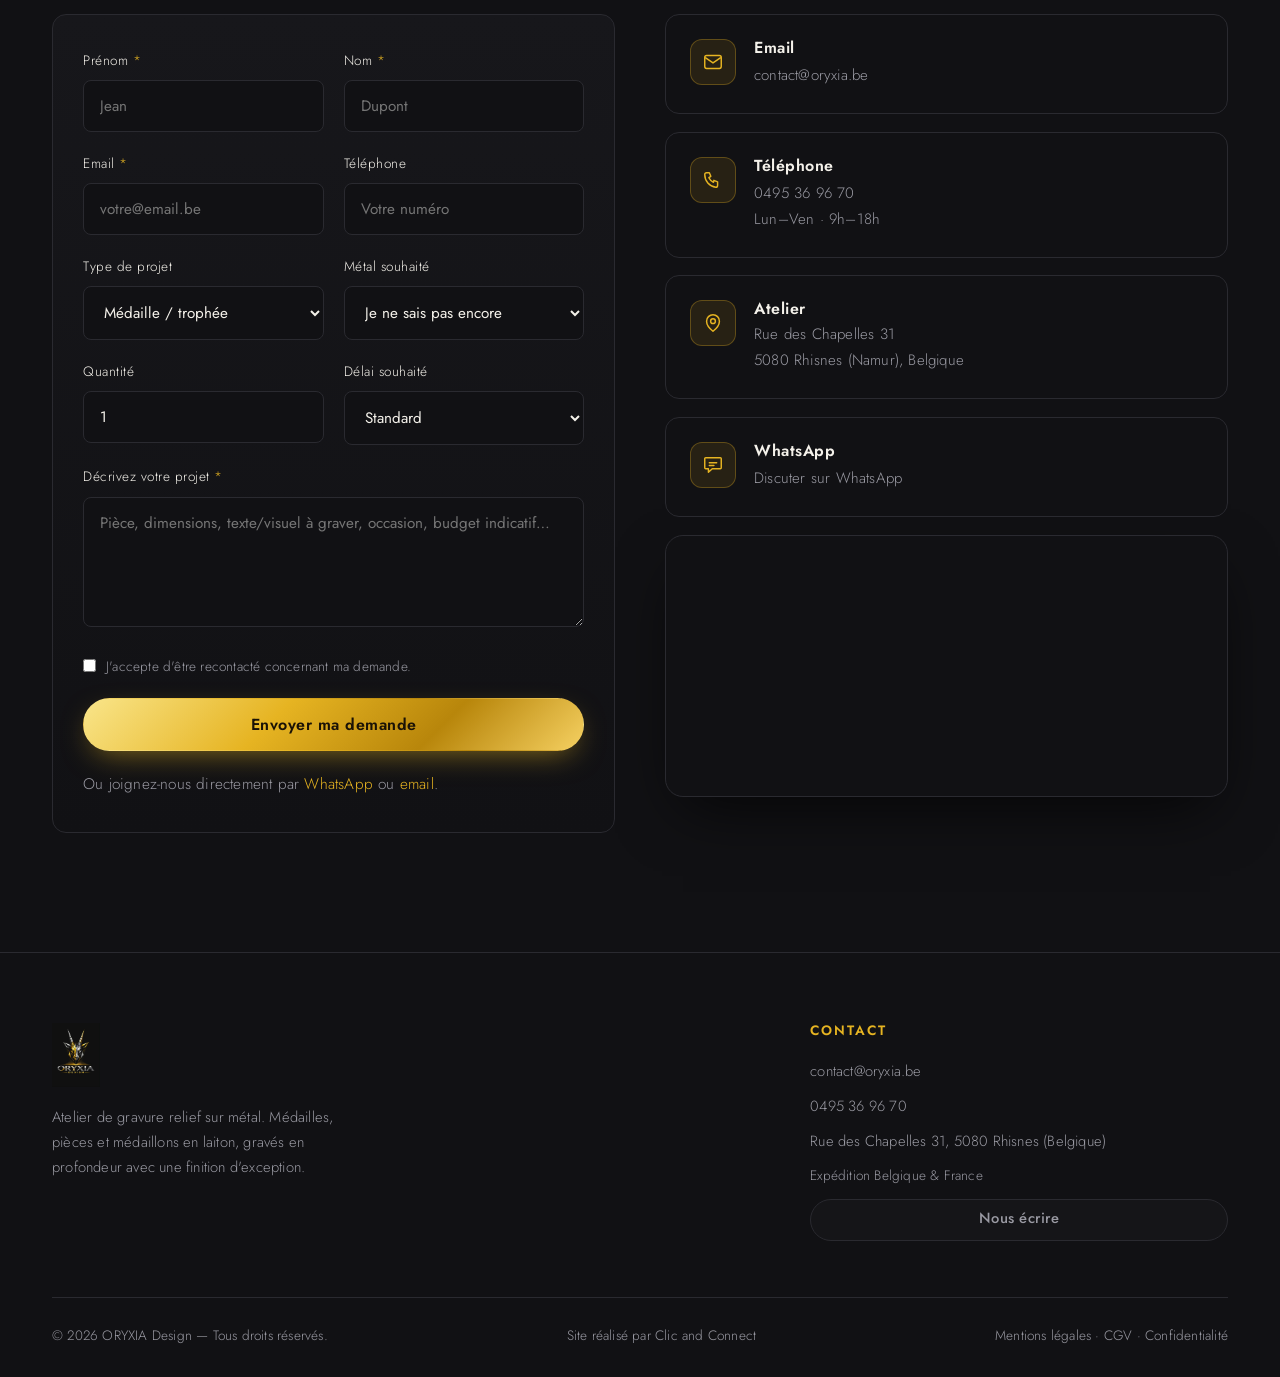
<file: a-propos.html>
<!DOCTYPE html>
<html lang="fr">
<head>
  <meta charset="UTF-8">
  <meta name="viewport" content="width=device-width, initial-scale=1.0">
  <meta http-equiv="refresh" content="0; url=index.html#atelier">
  <link rel="canonical" href="https://oryxia.be/#atelier">
  <meta name="robots" content="noindex, follow">
  <title>ORYXIA Design — redirection</title>
  <script>location.replace("index.html#atelier");</script>
</head>
<body style="background:#0a0a0c;color:#f4f1ea;font-family:system-ui,sans-serif;text-align:center;padding:60px">
  <p>Redirection vers <a href="index.html#atelier" style="color:#e6b422">ORYXIA Design</a>…</p>
</body>
</html>
</file>
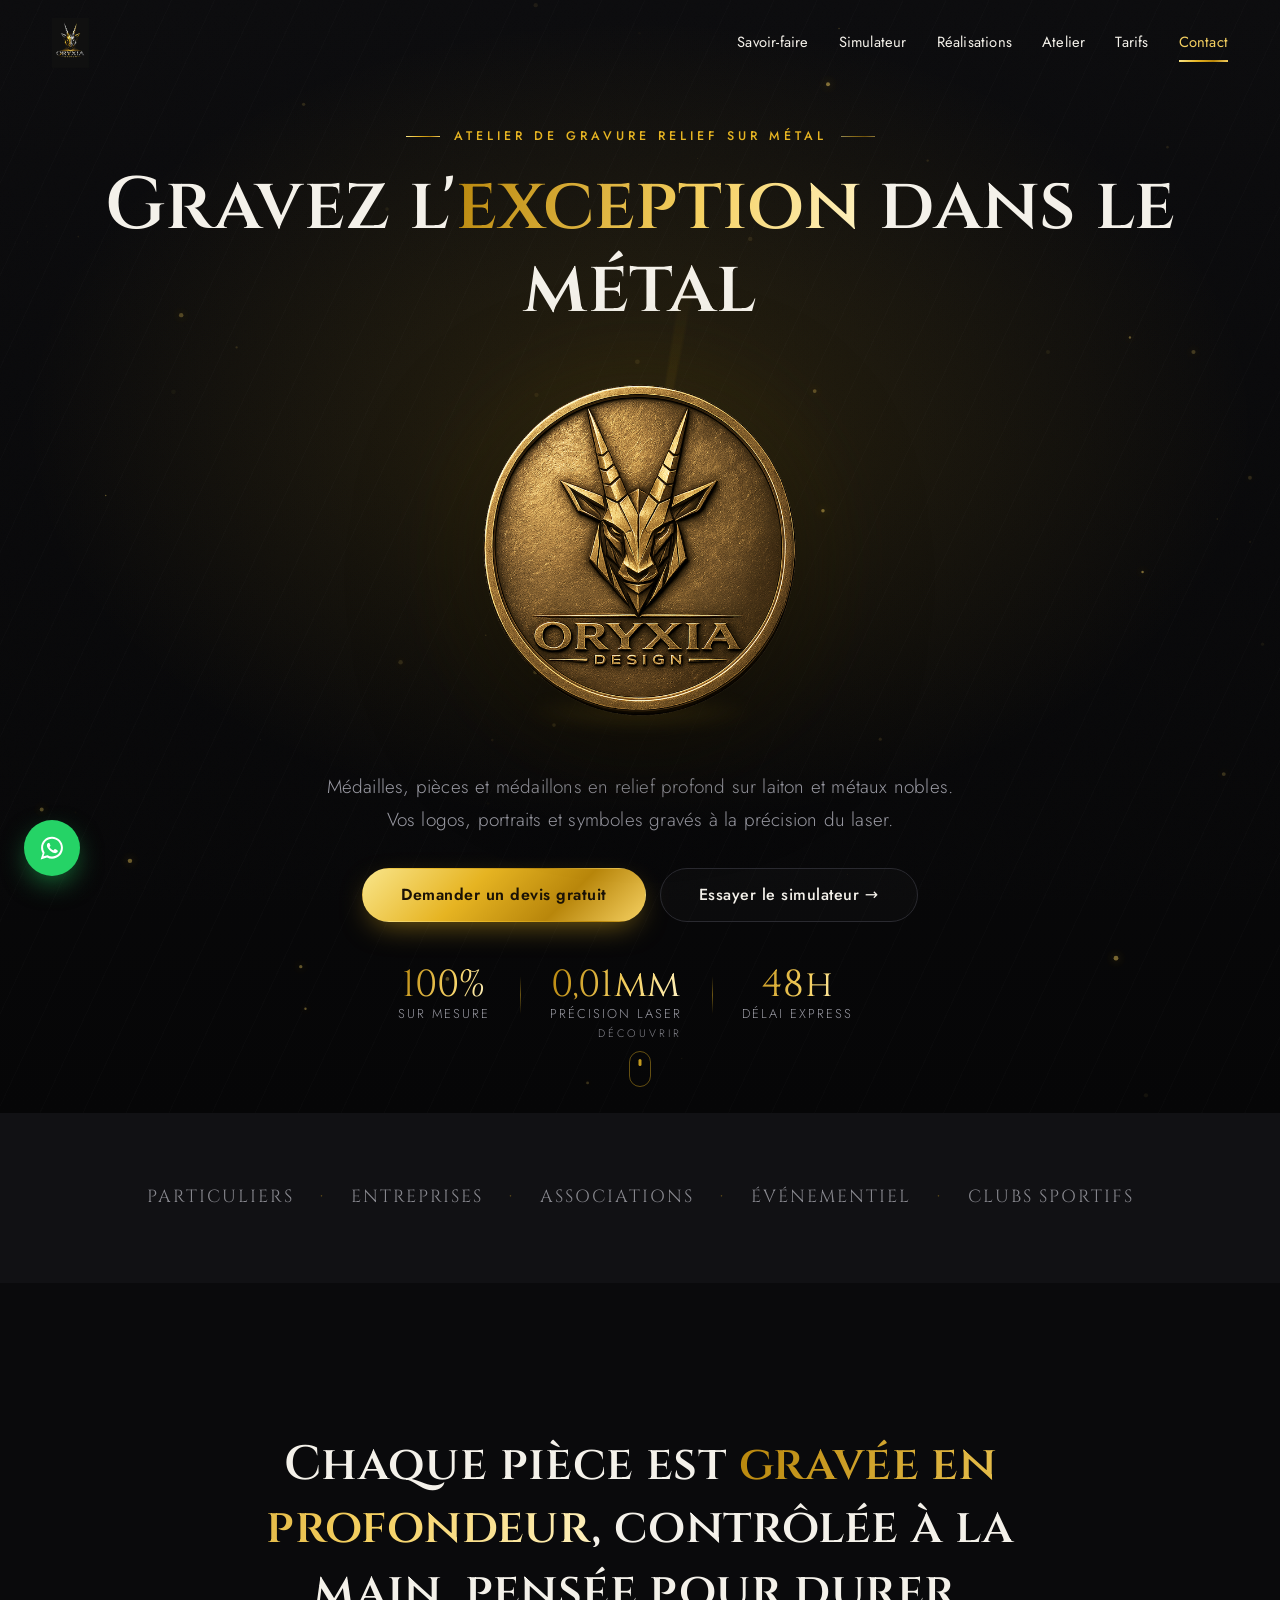
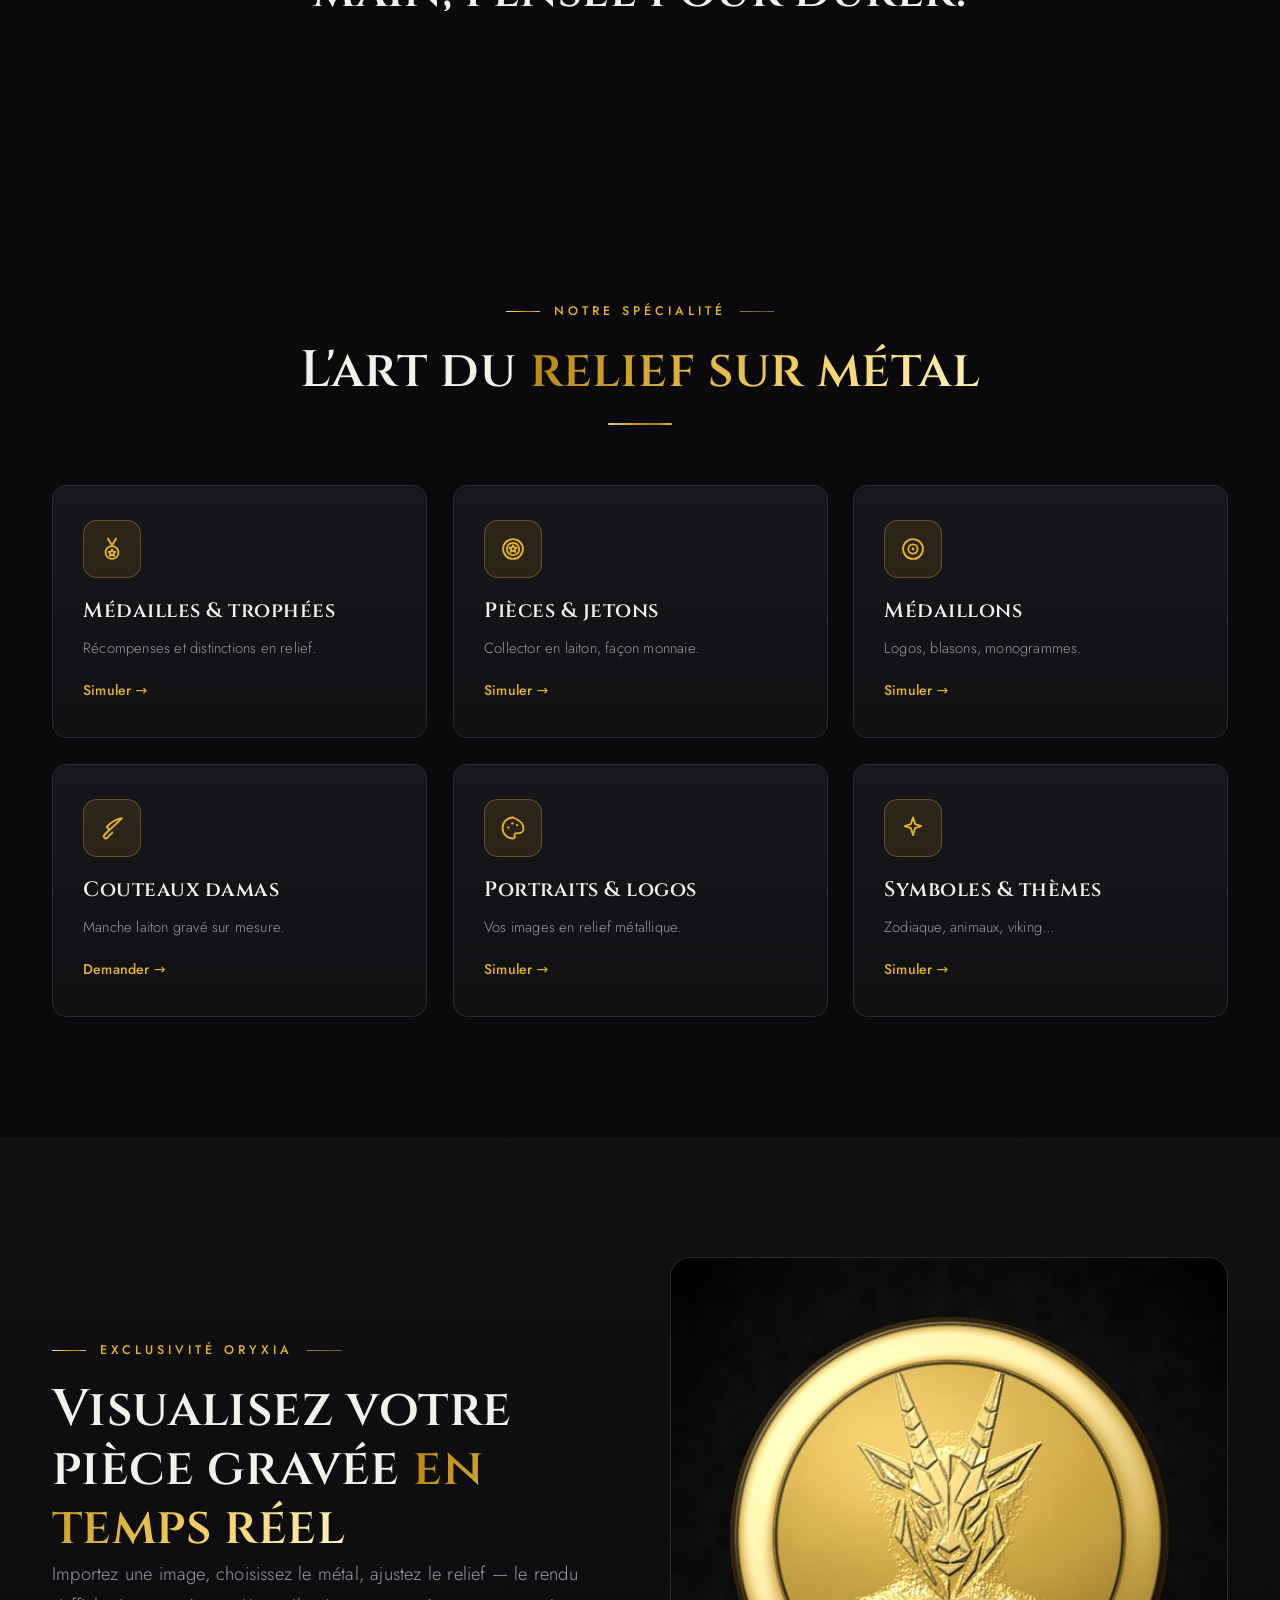
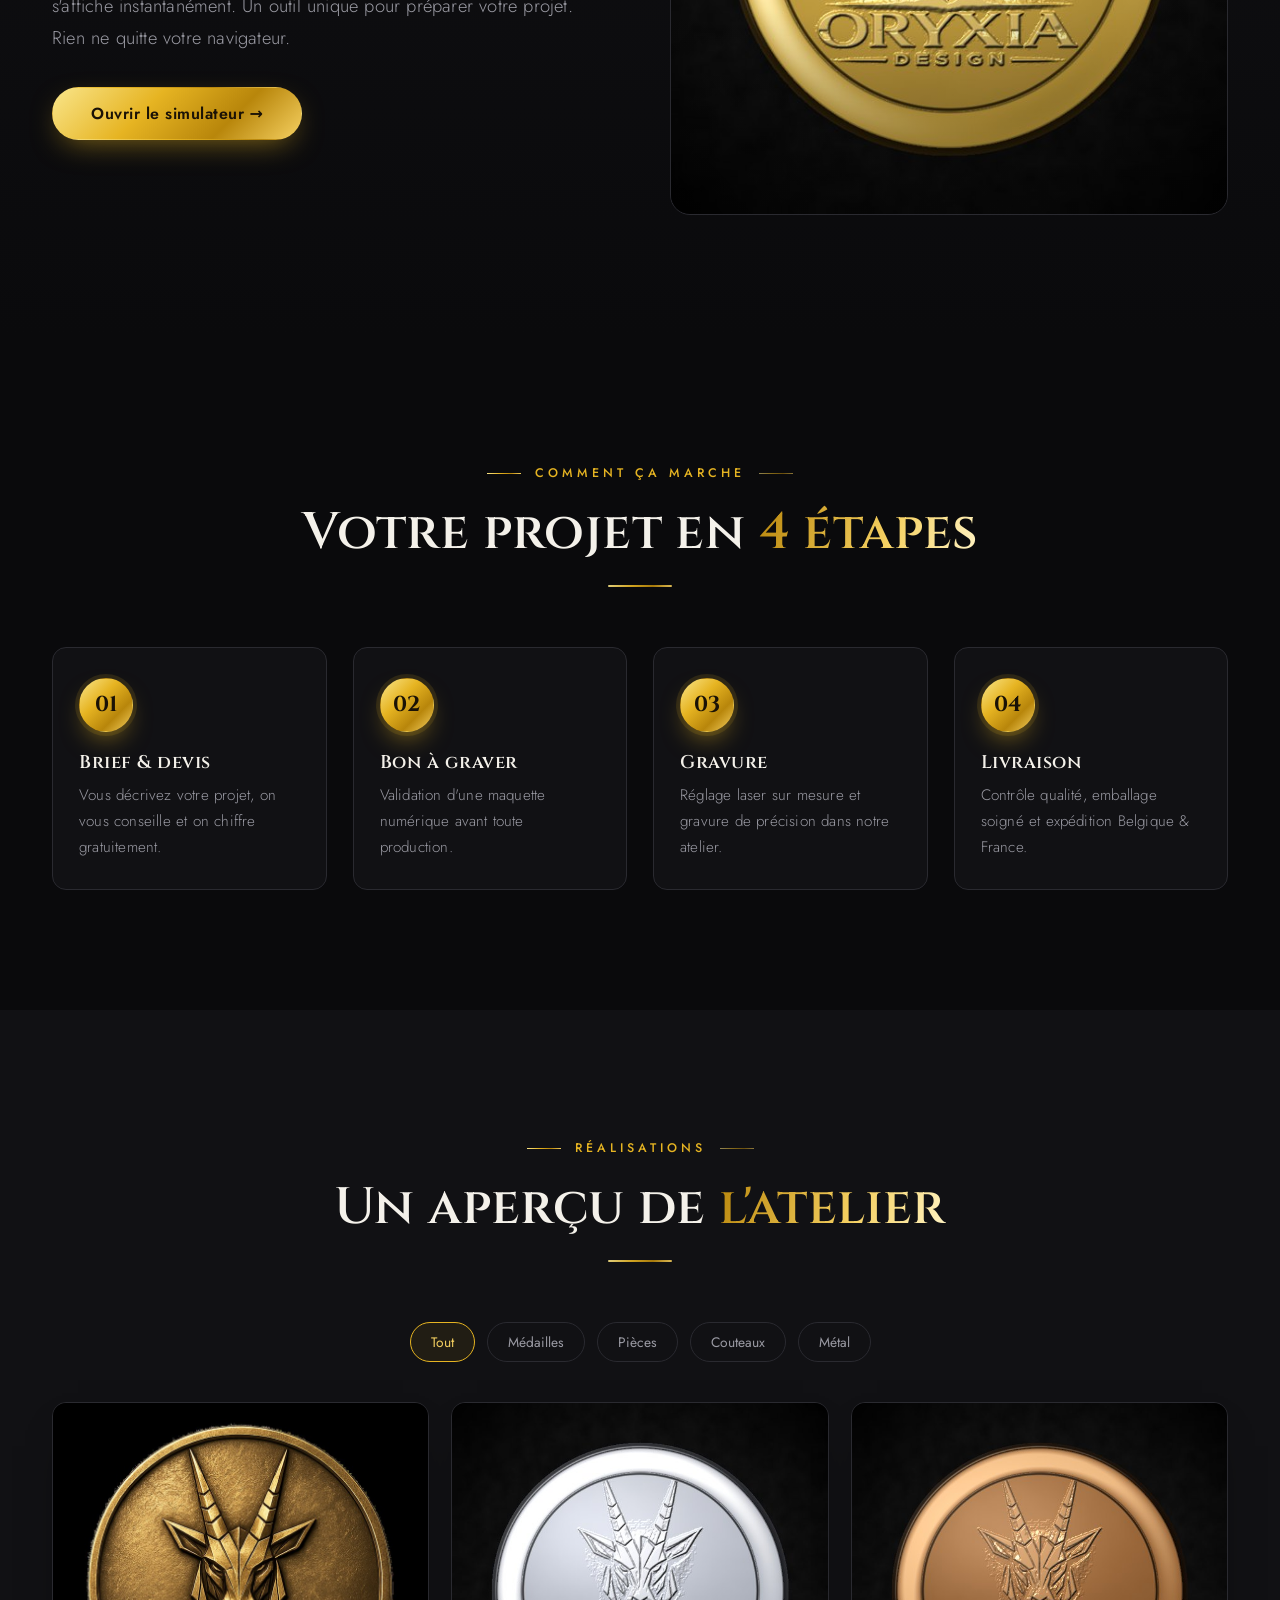
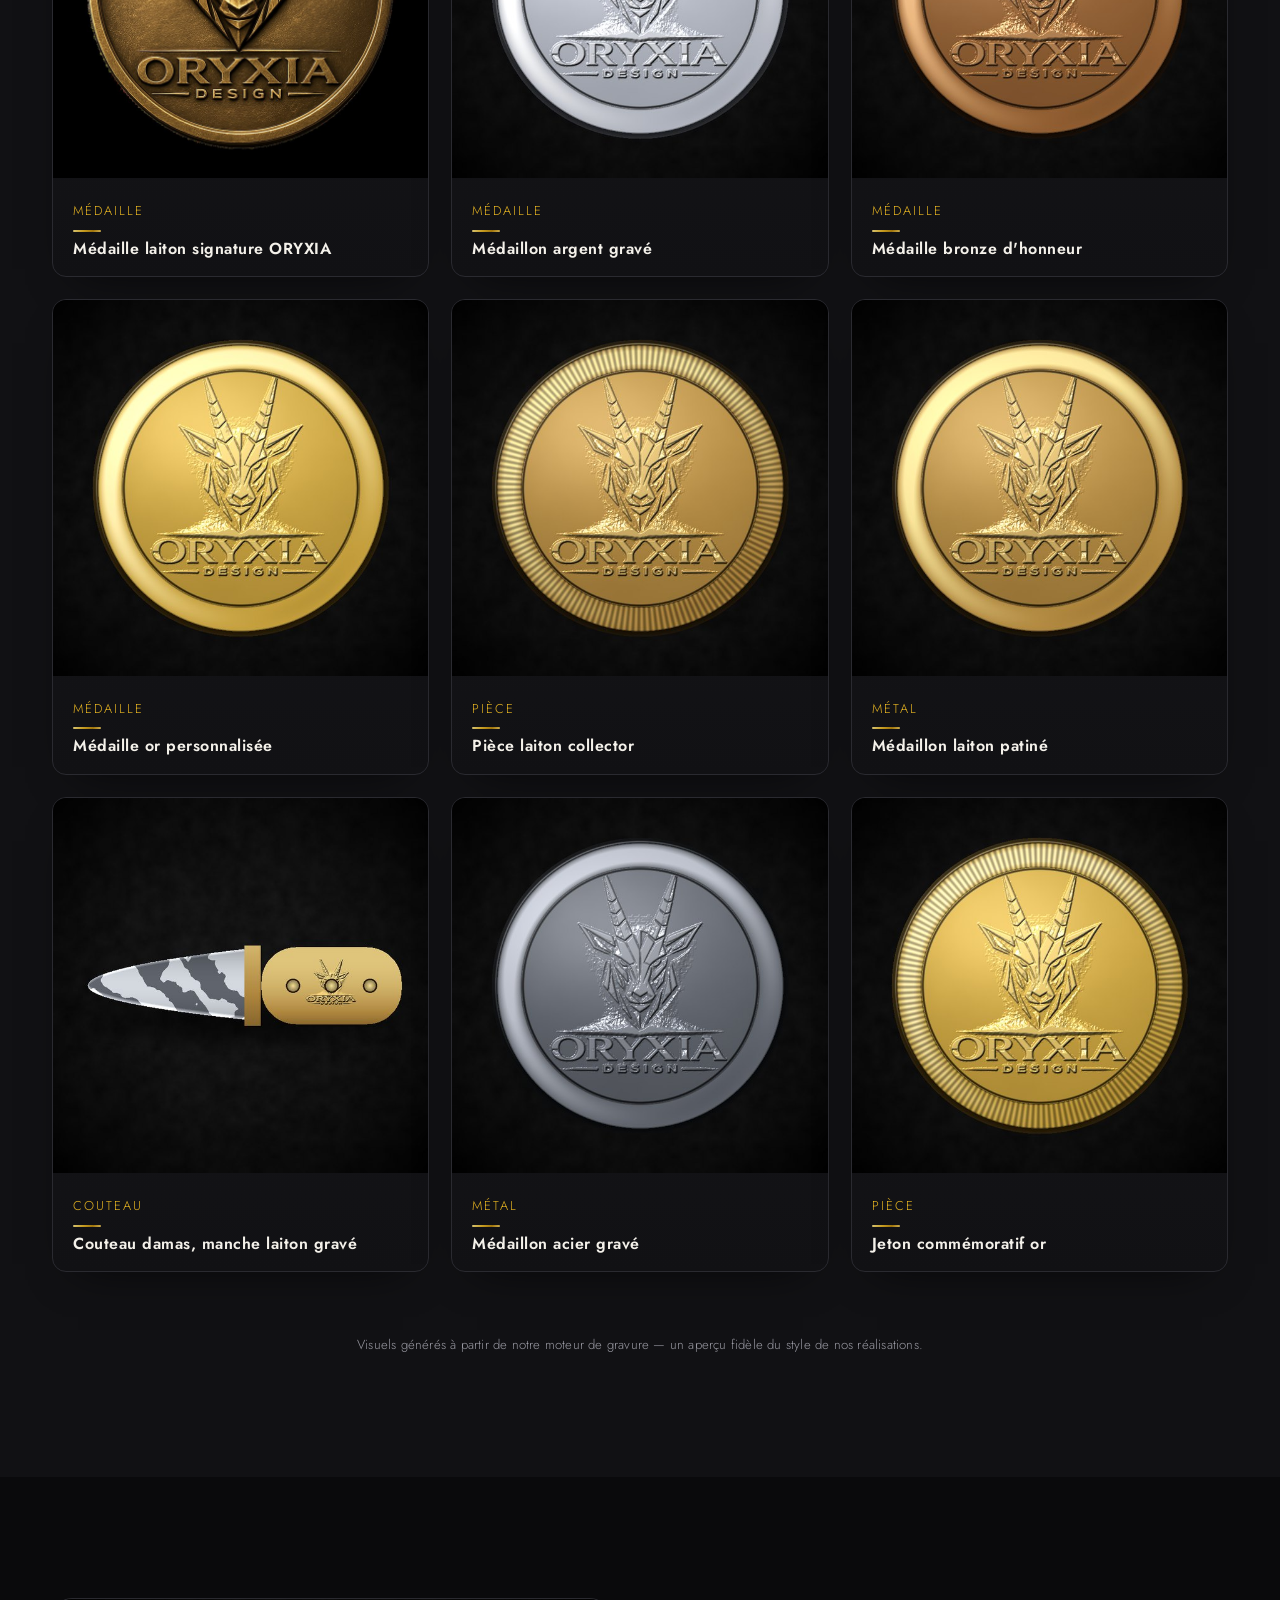
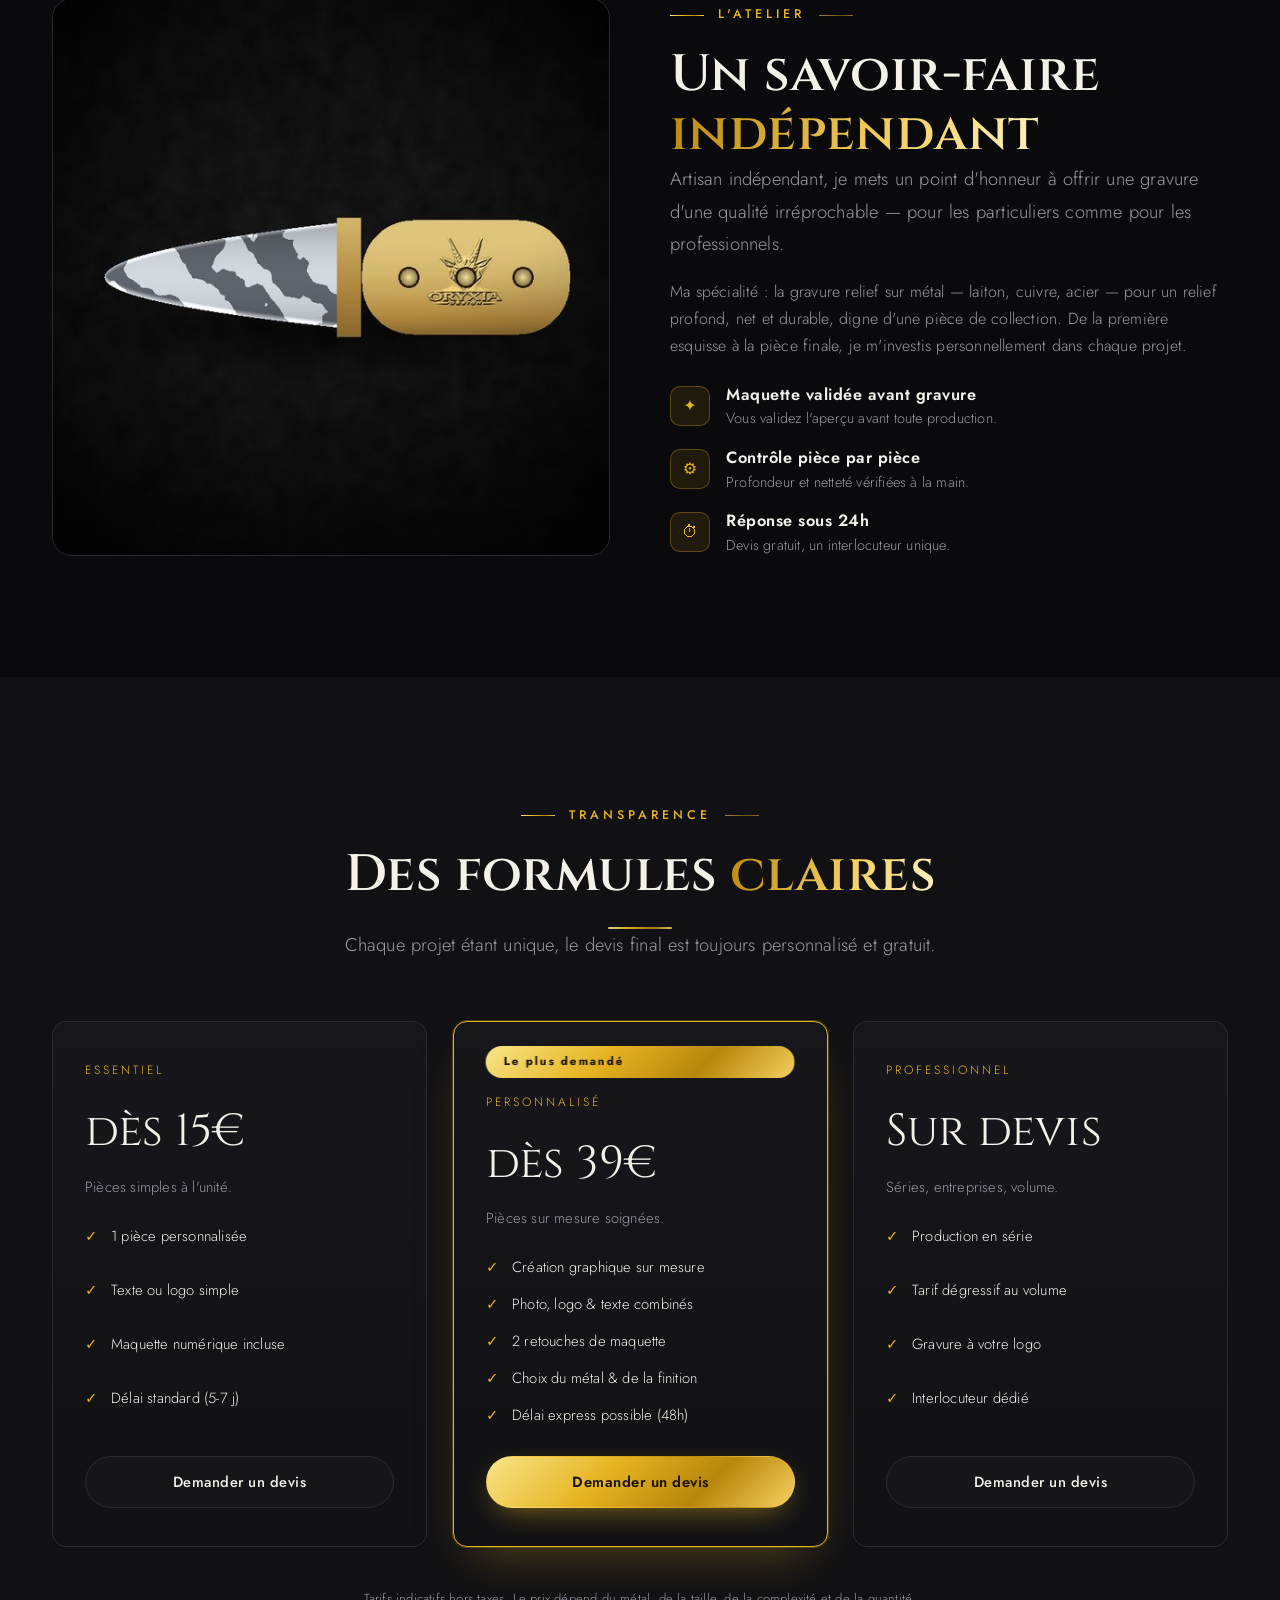
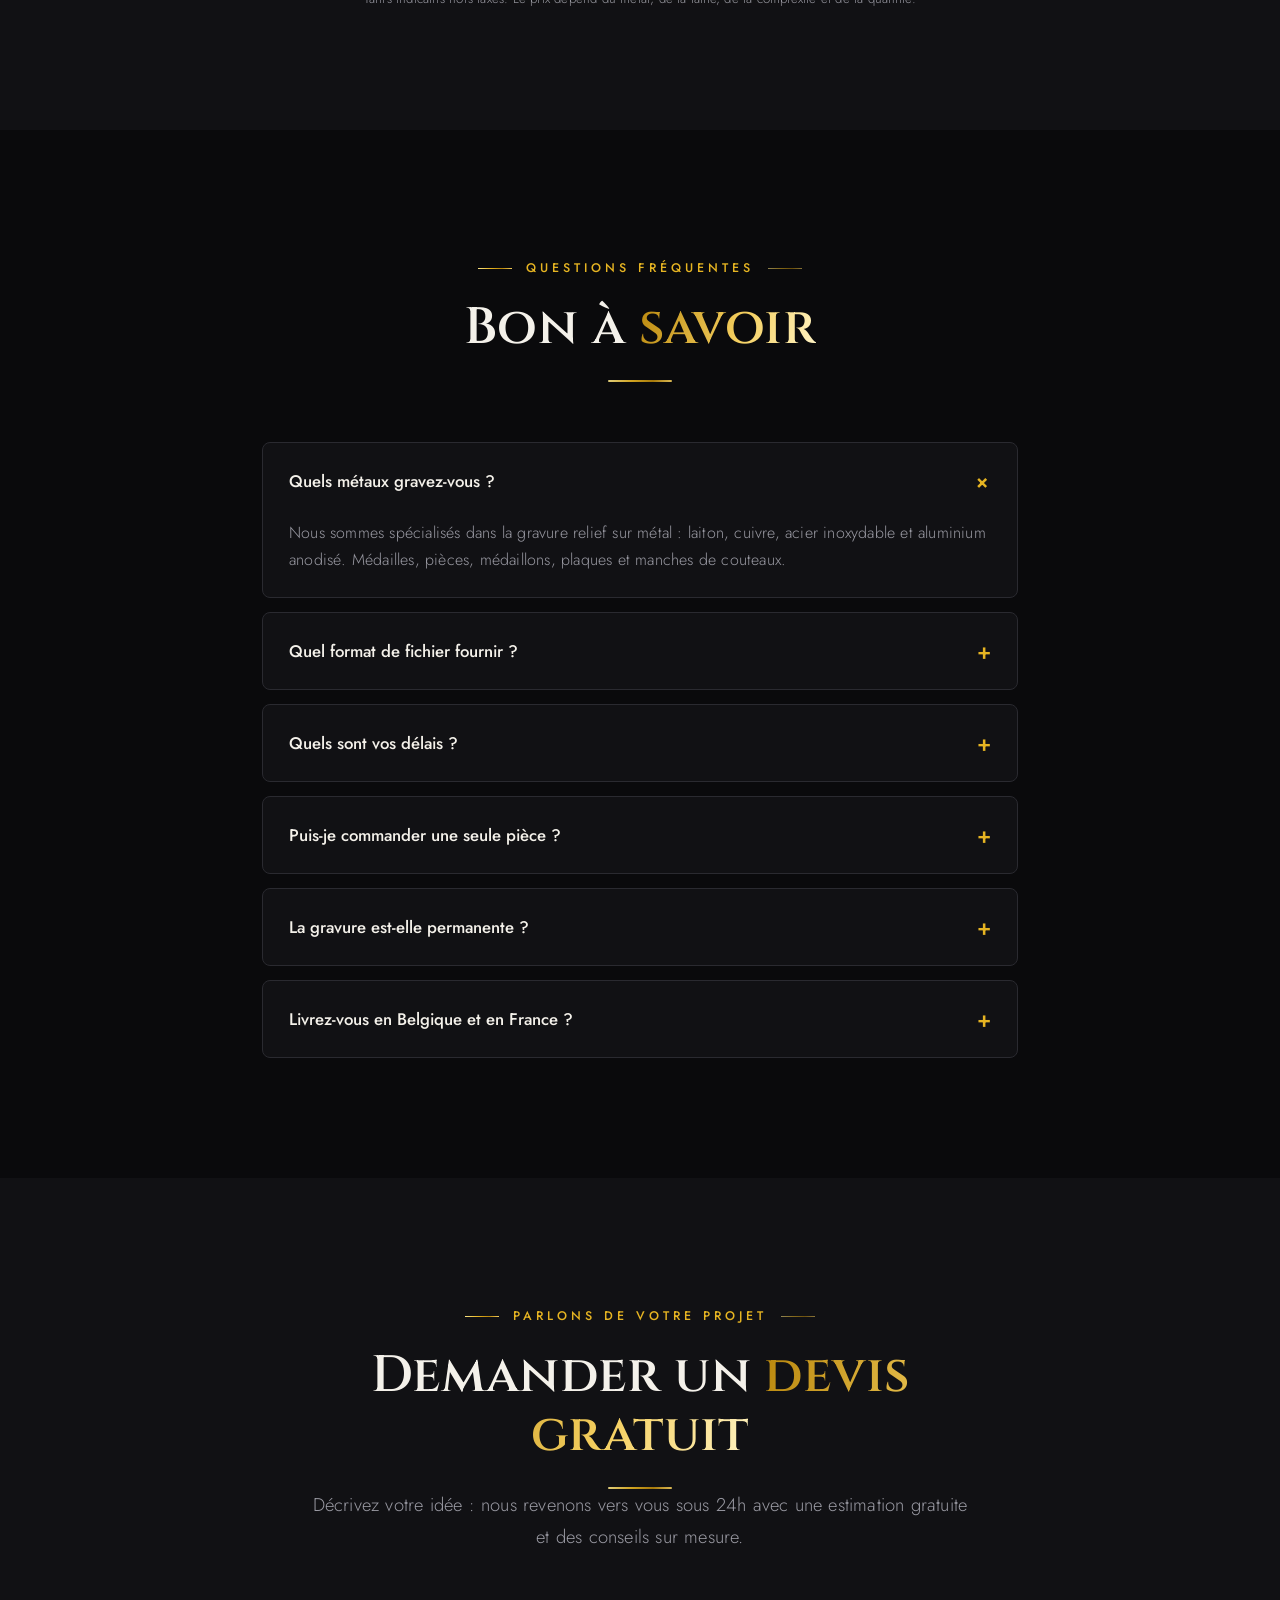
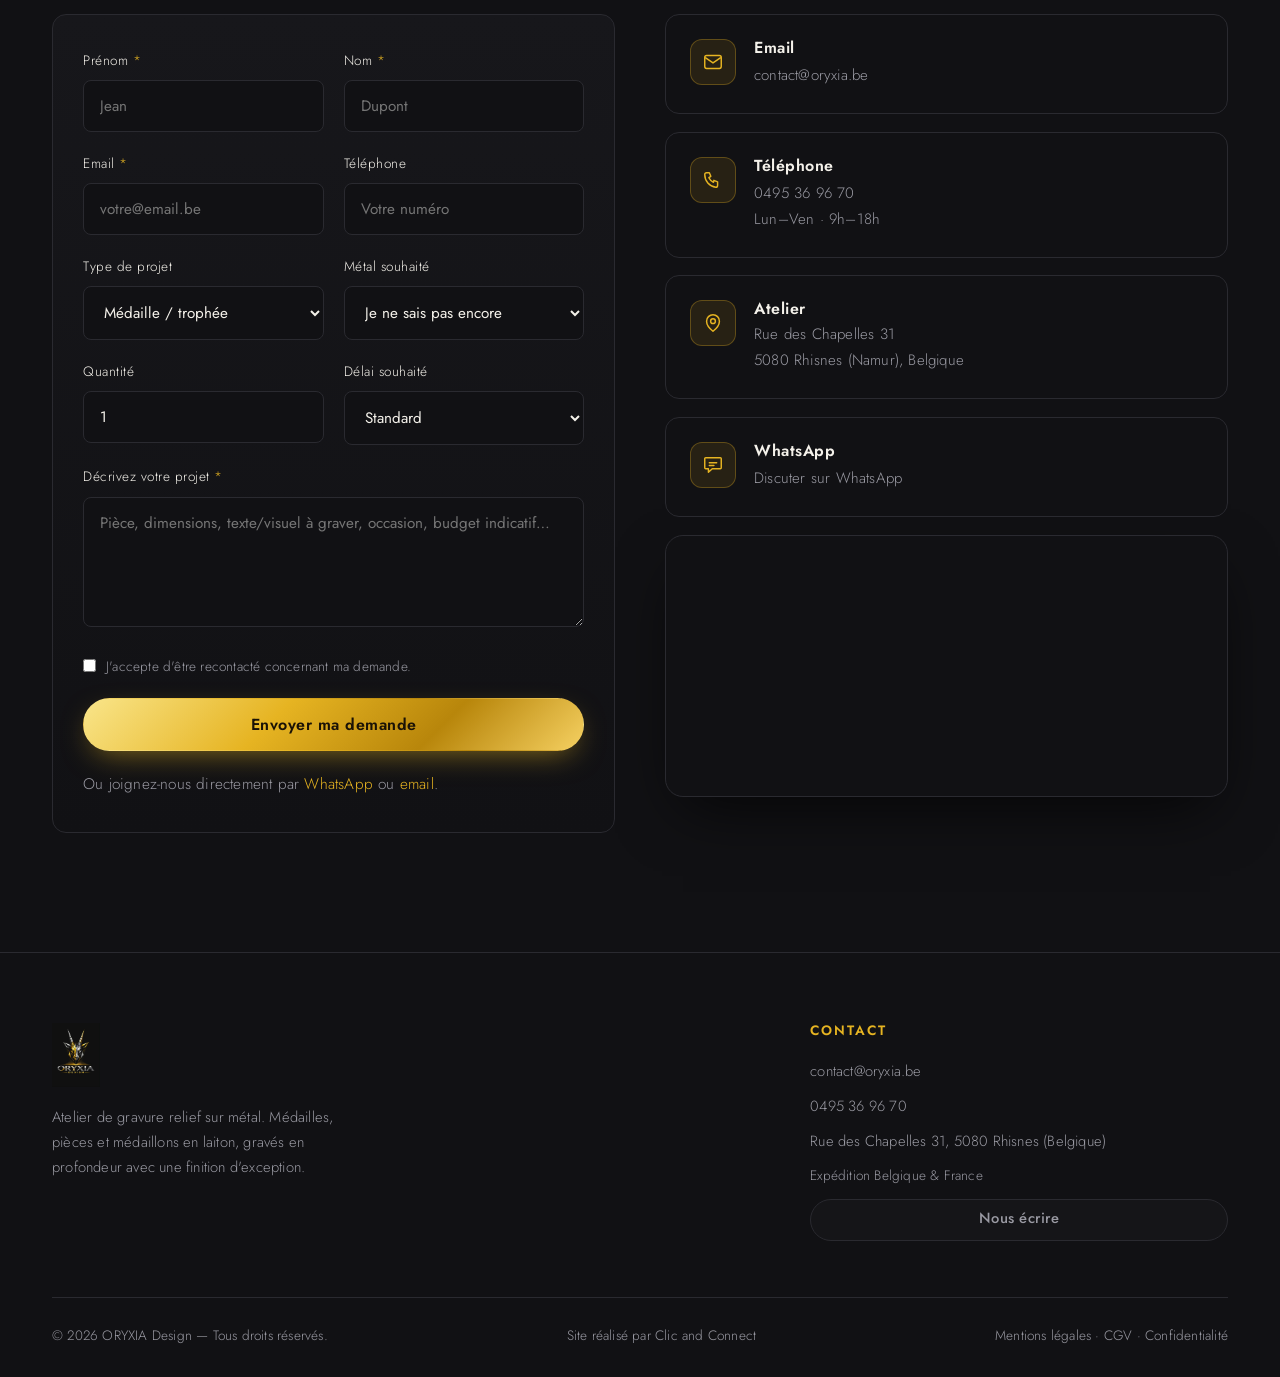
<file: contact.html>
<!DOCTYPE html>
<html lang="fr">
<head>
  <meta charset="UTF-8">
  <meta name="viewport" content="width=device-width, initial-scale=1.0">
  <meta http-equiv="refresh" content="0; url=index.html#contact">
  <link rel="canonical" href="https://oryxia.be/#contact">
  <meta name="robots" content="noindex, follow">
  <title>ORYXIA Design — redirection</title>
  <script>location.replace("index.html#contact");</script>
</head>
<body style="background:#0a0a0c;color:#f4f1ea;font-family:system-ui,sans-serif;text-align:center;padding:60px">
  <p>Redirection vers <a href="index.html#contact" style="color:#e6b422">ORYXIA Design</a>…</p>
</body>
</html>
</file>
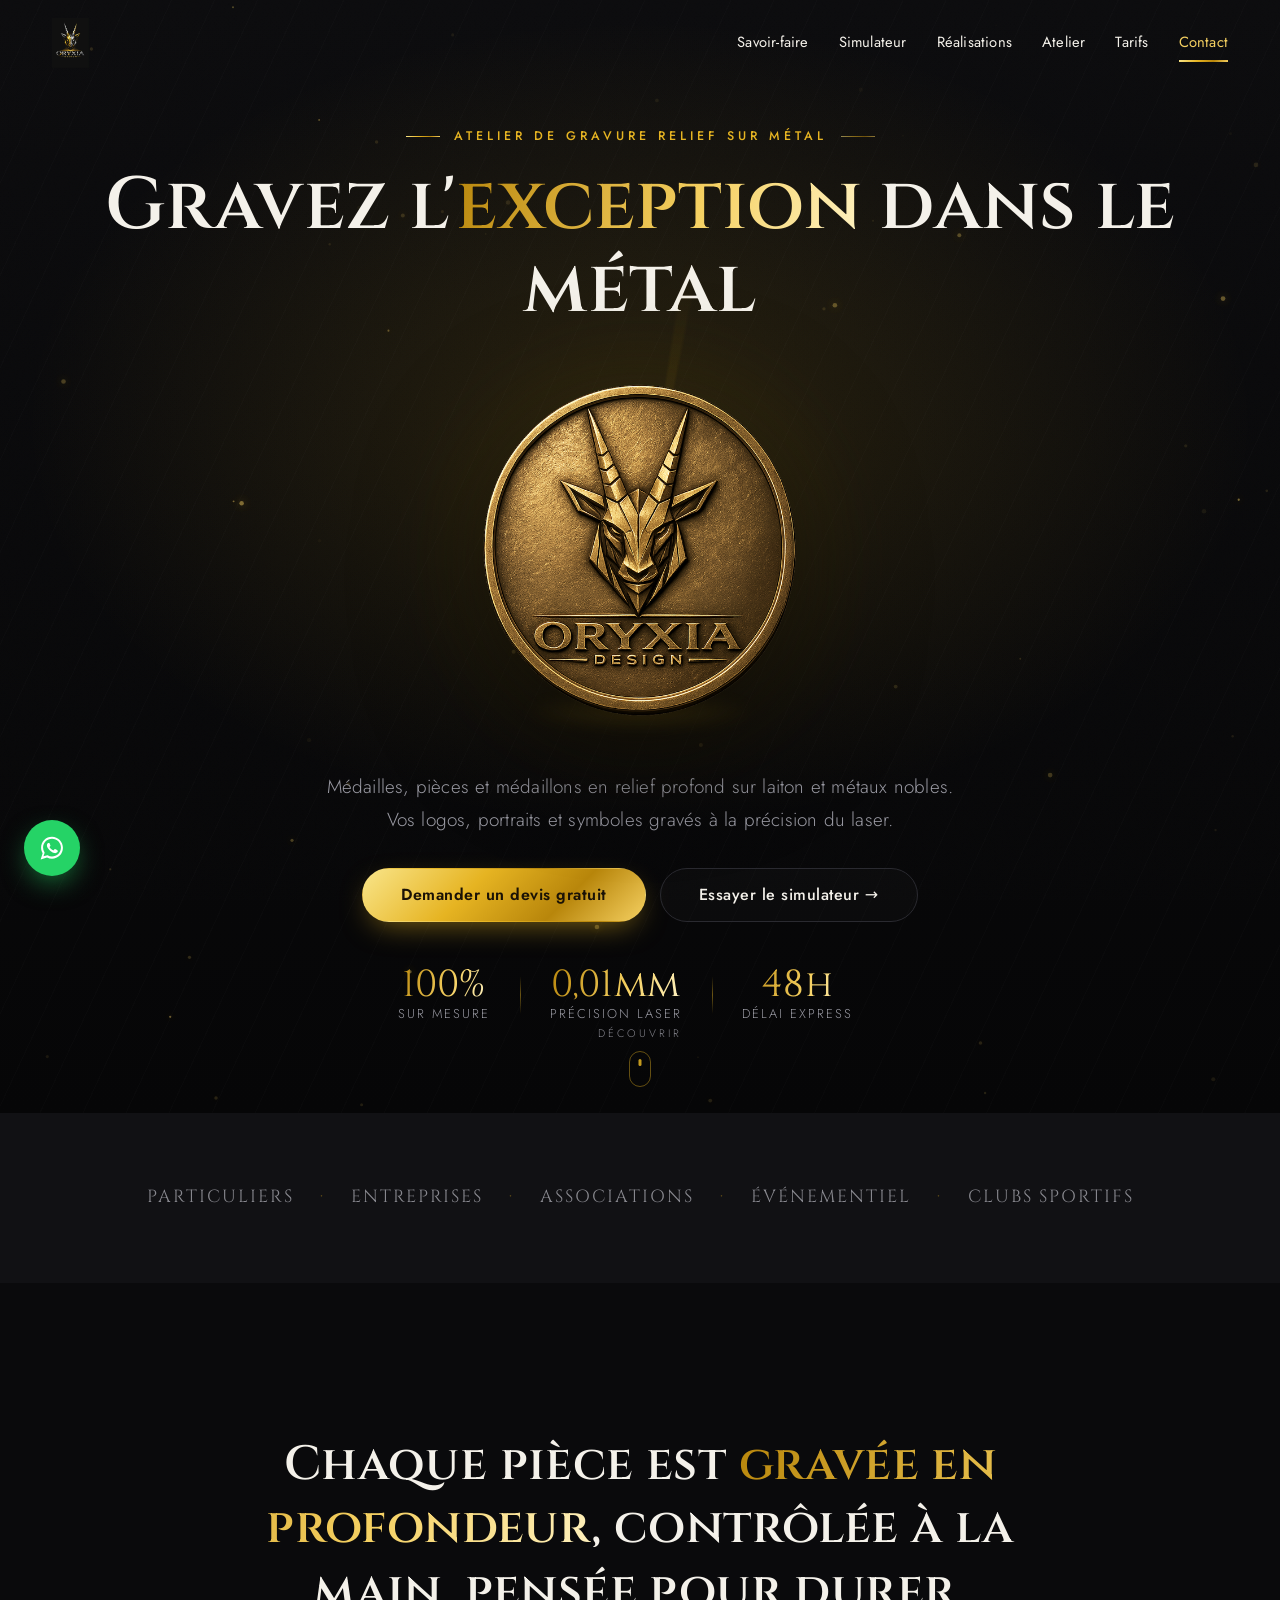
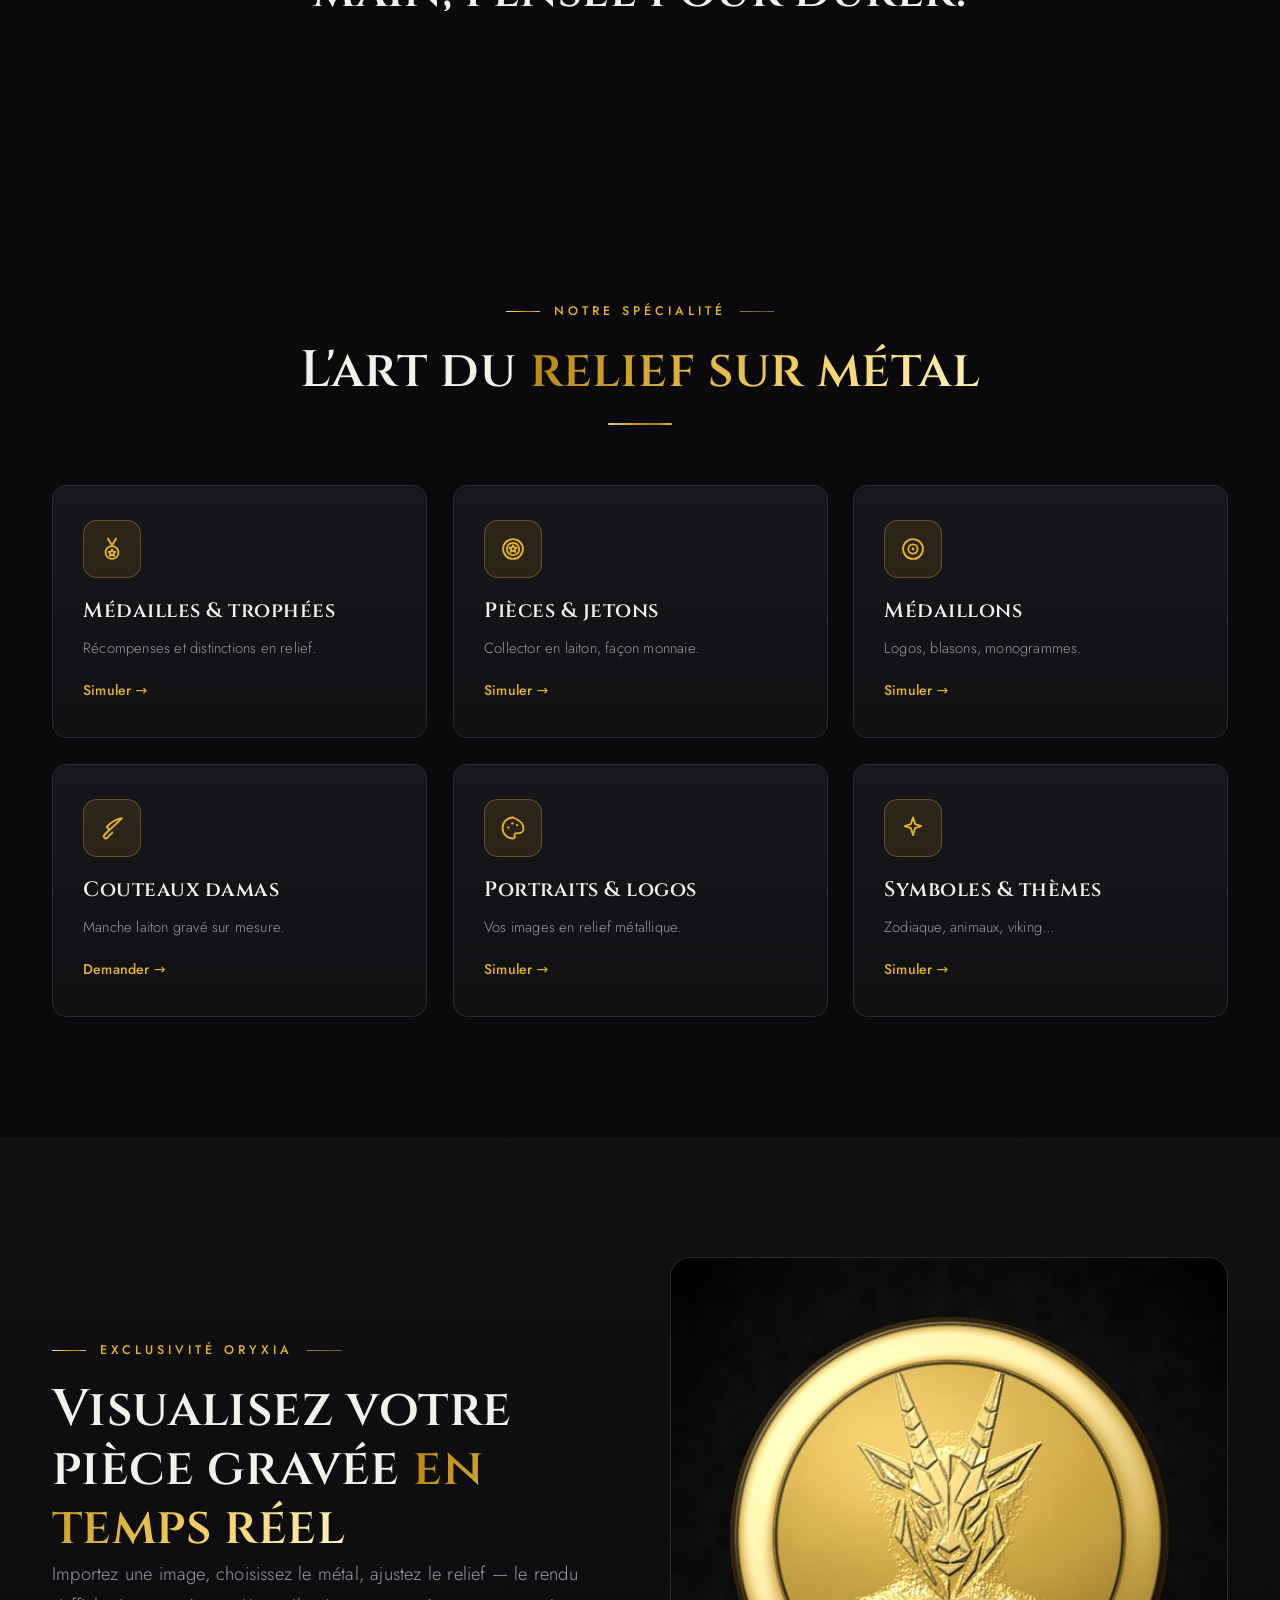
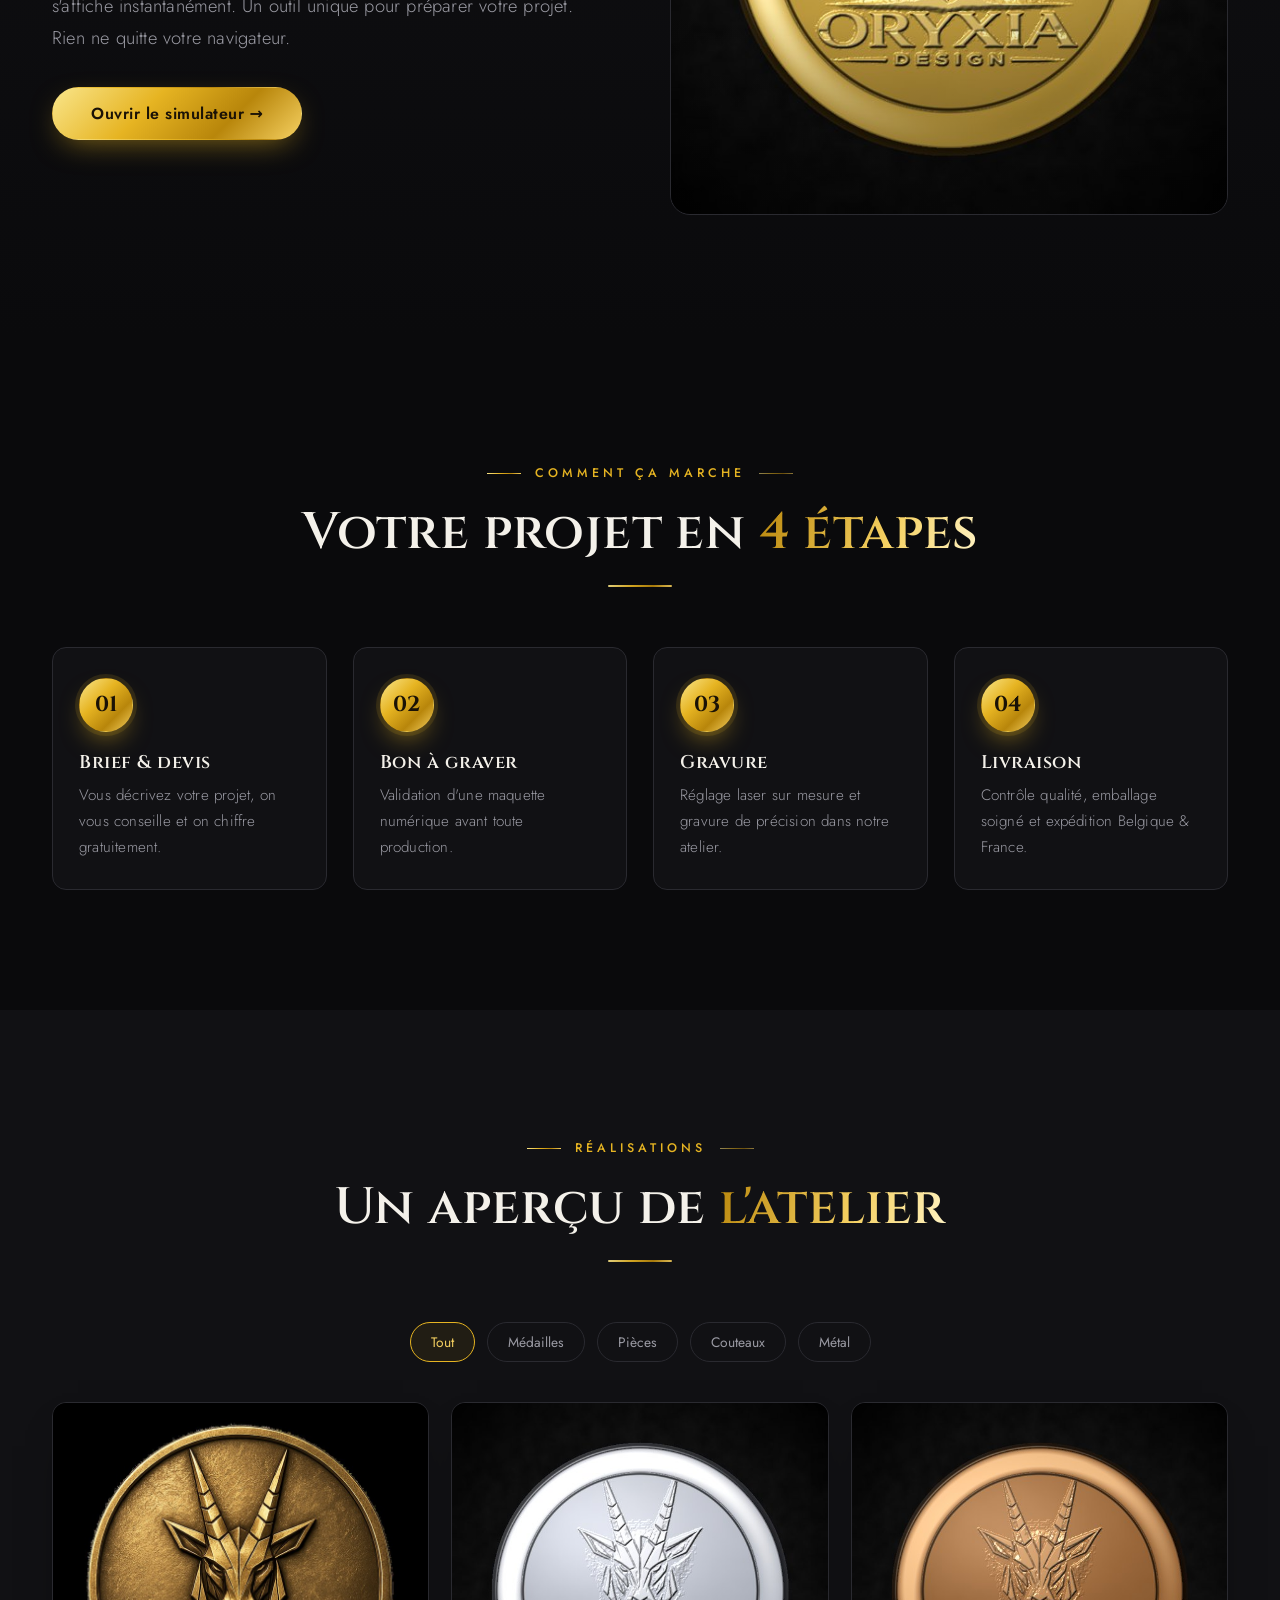
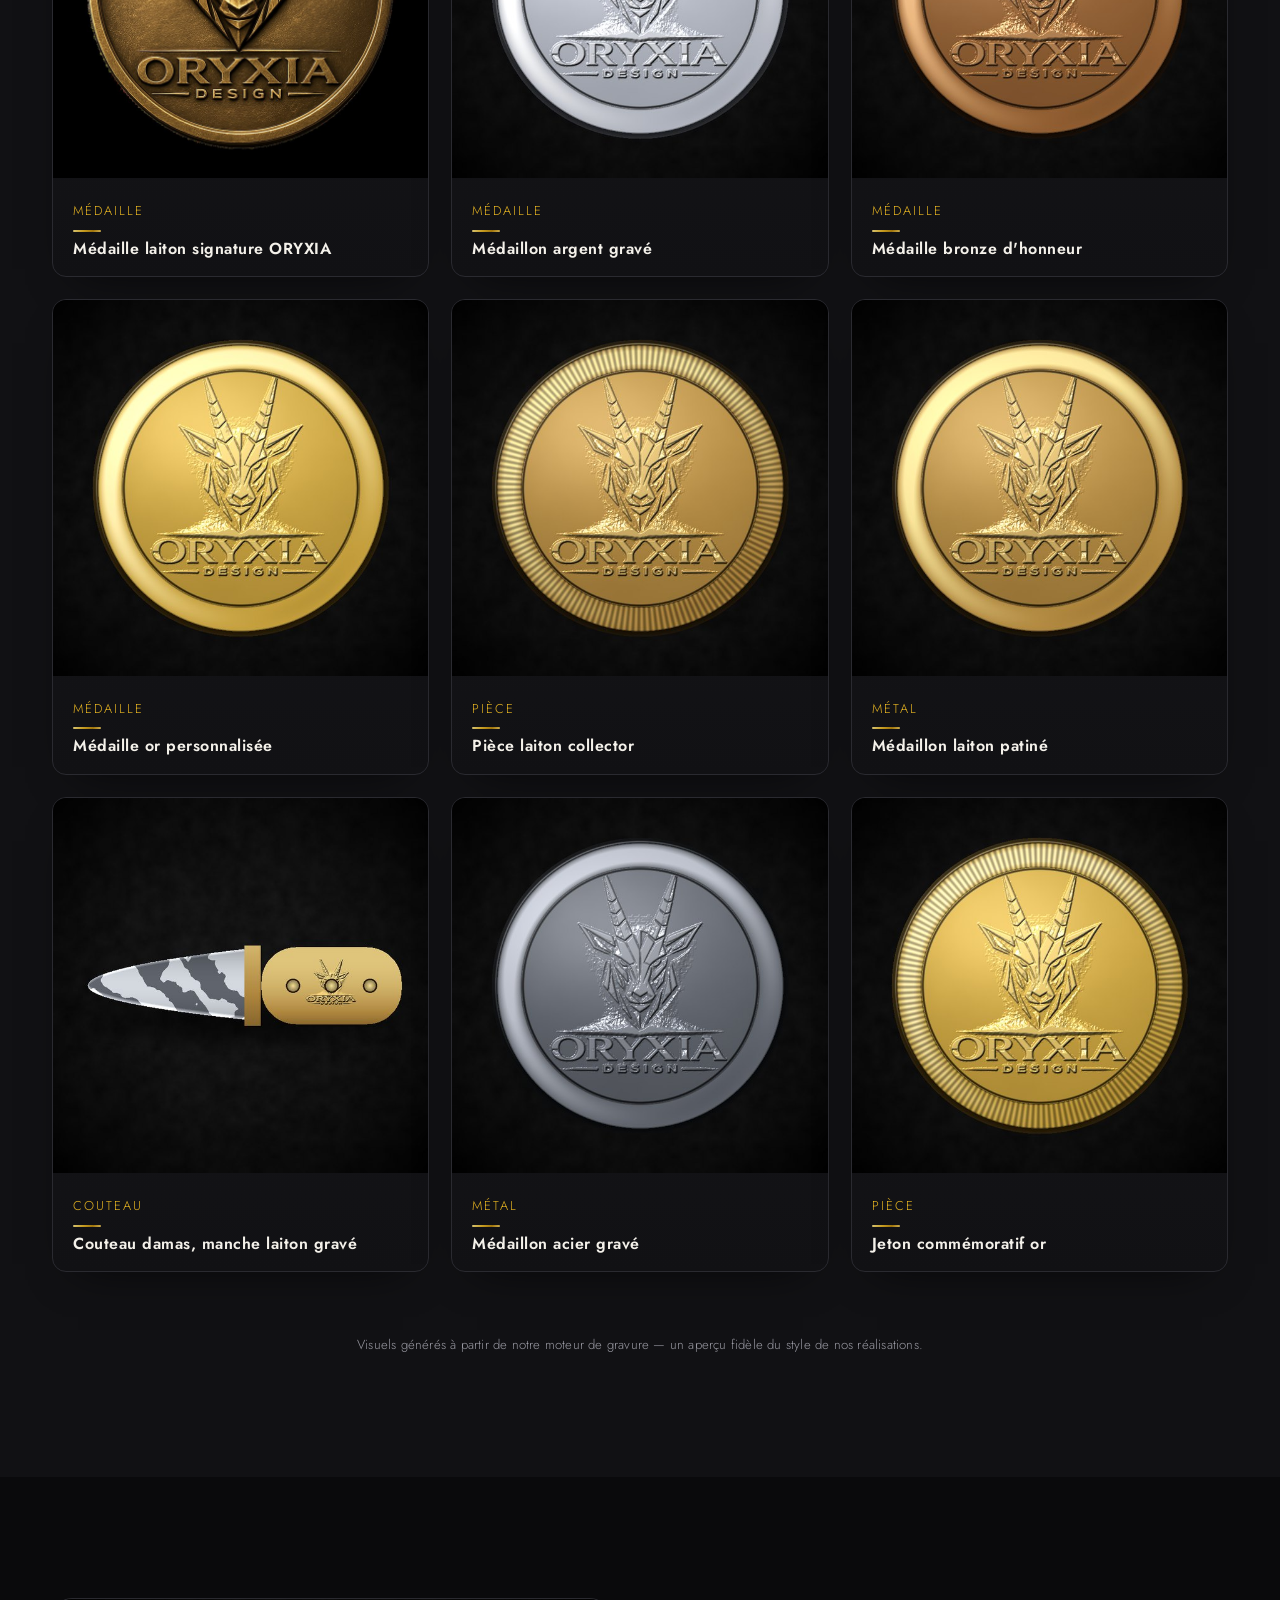
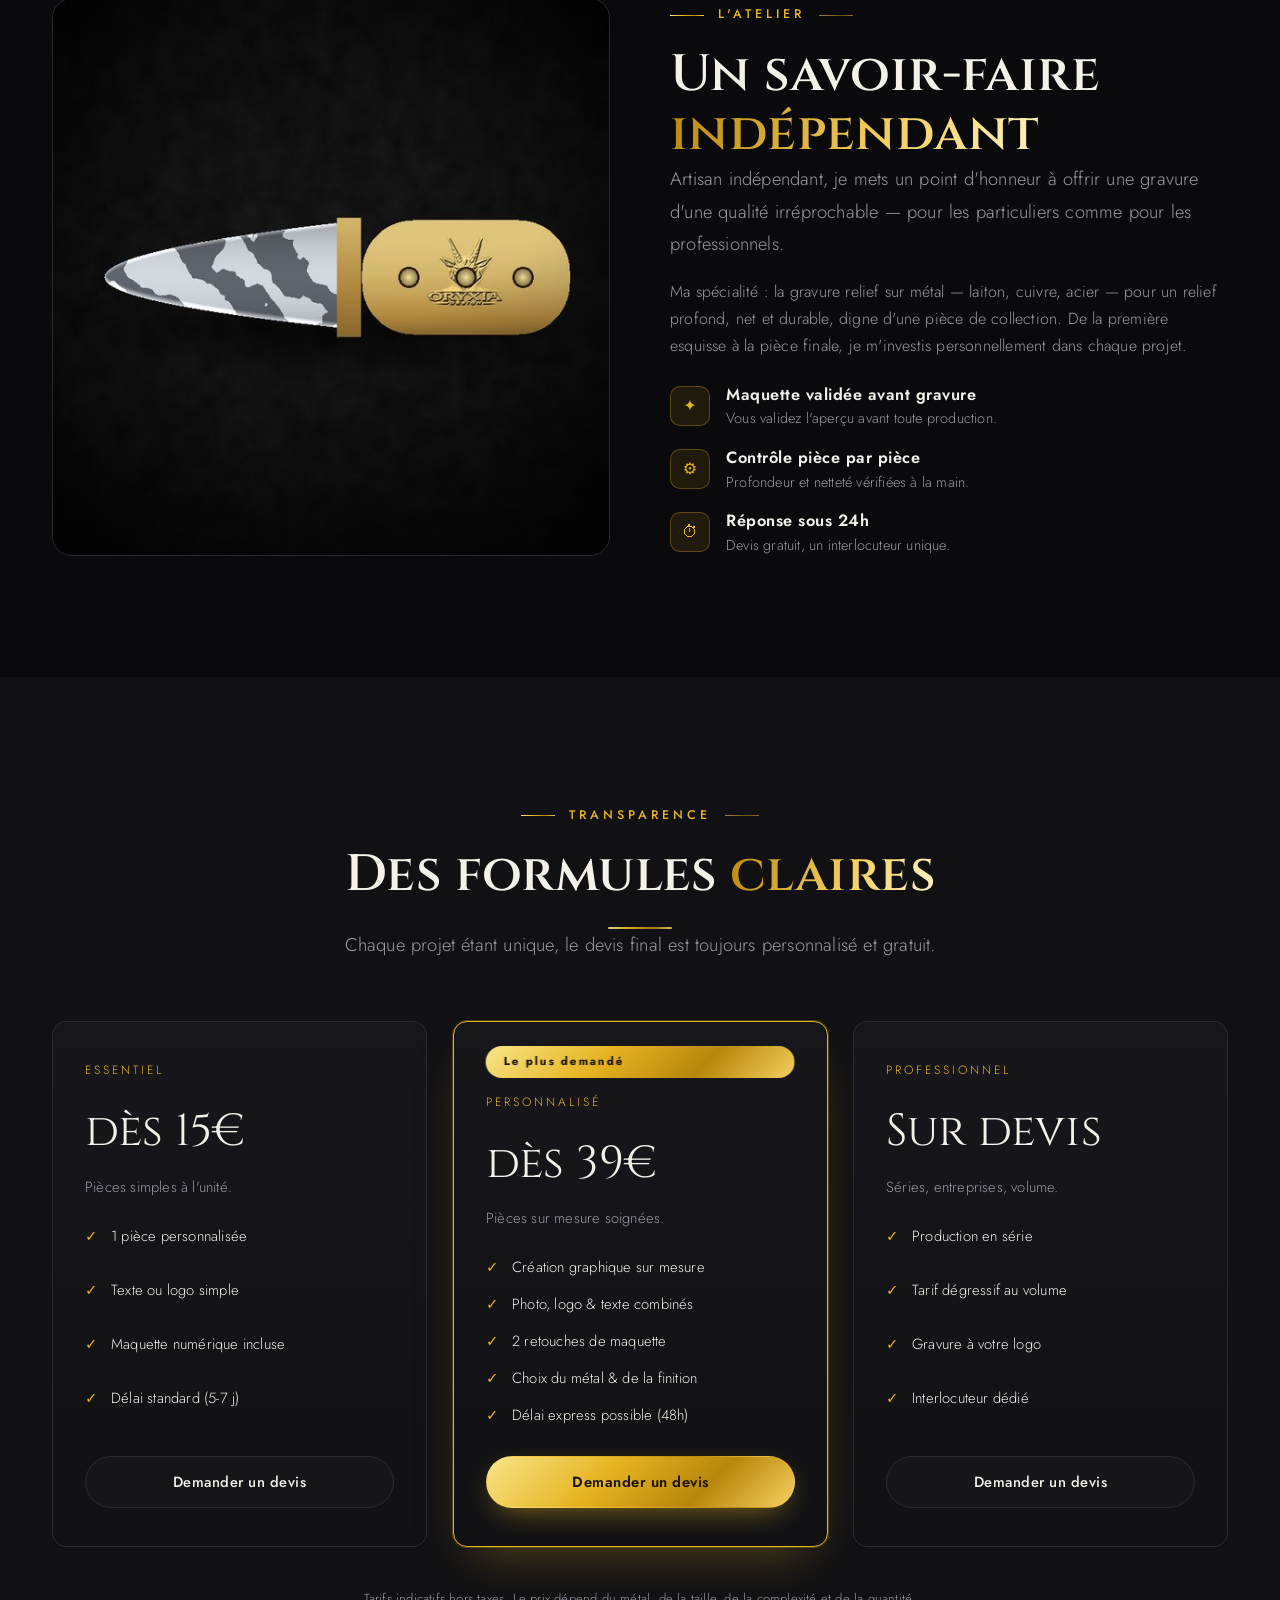
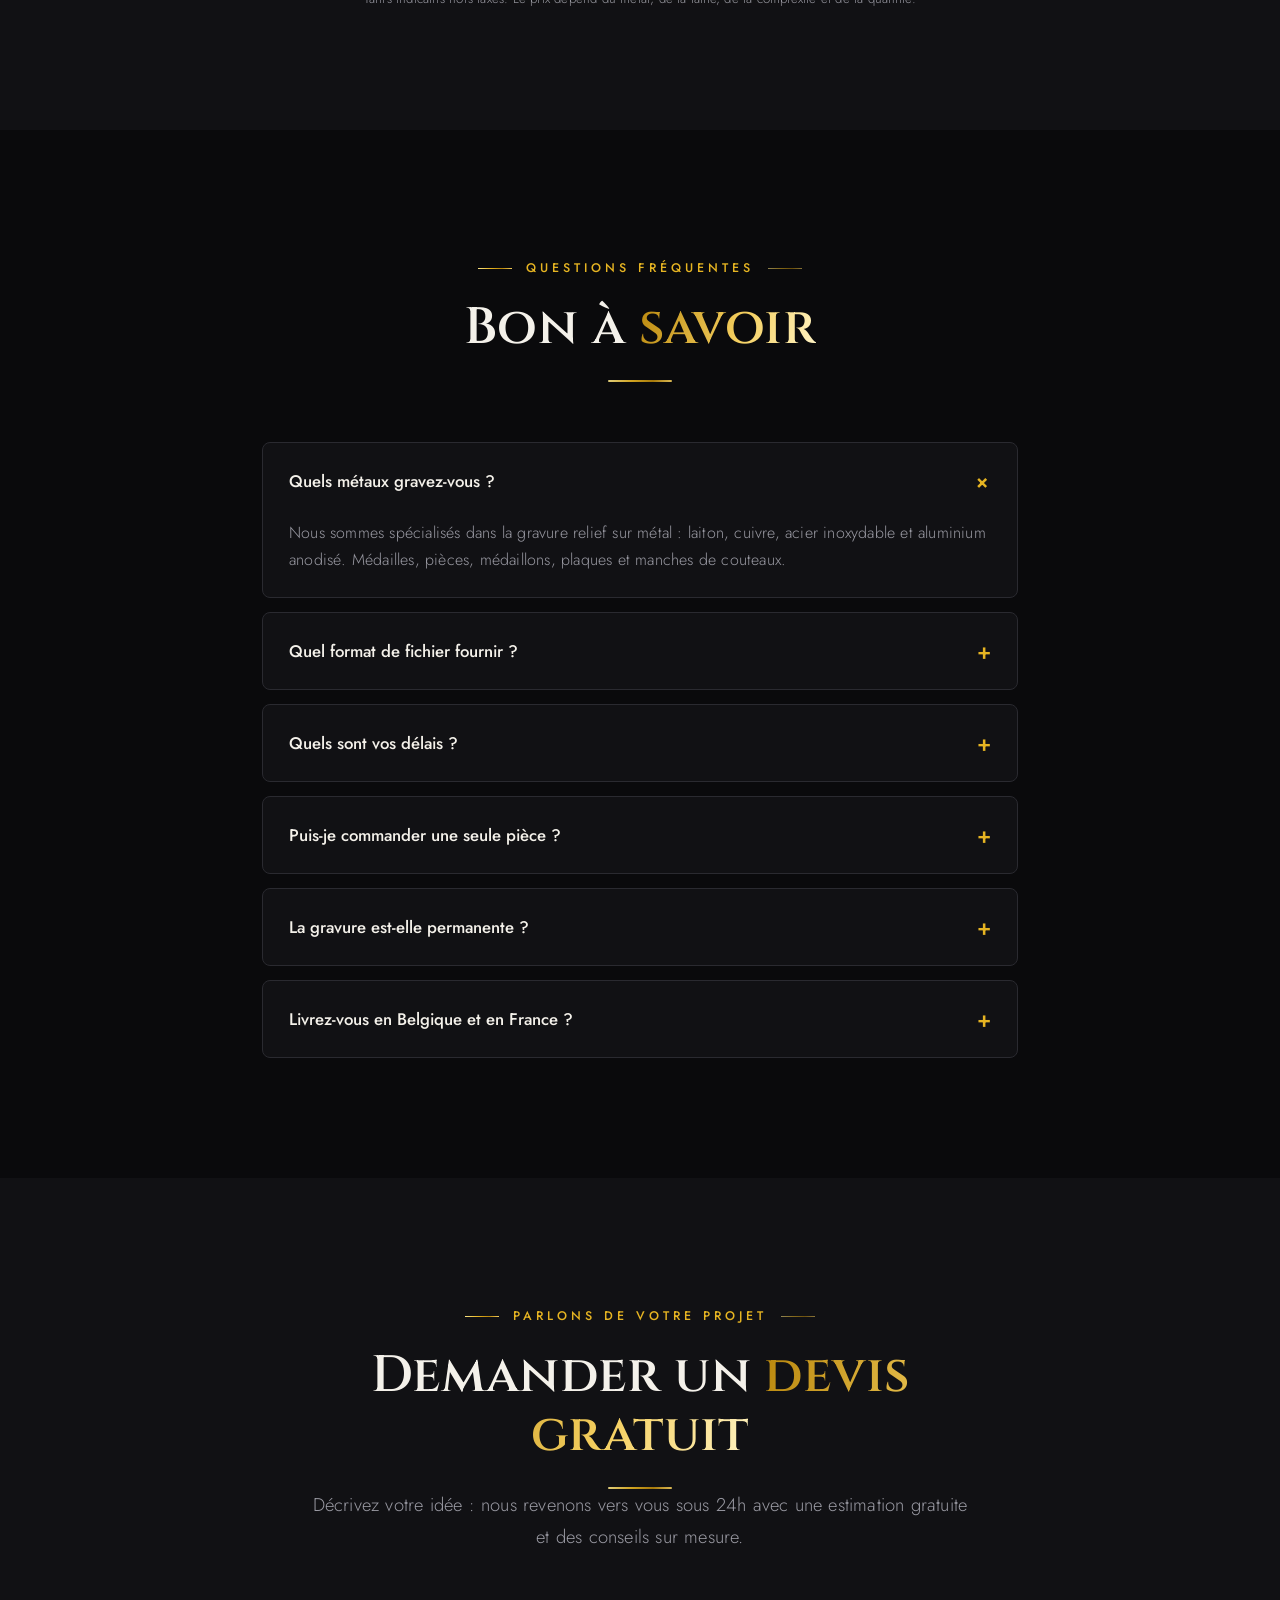
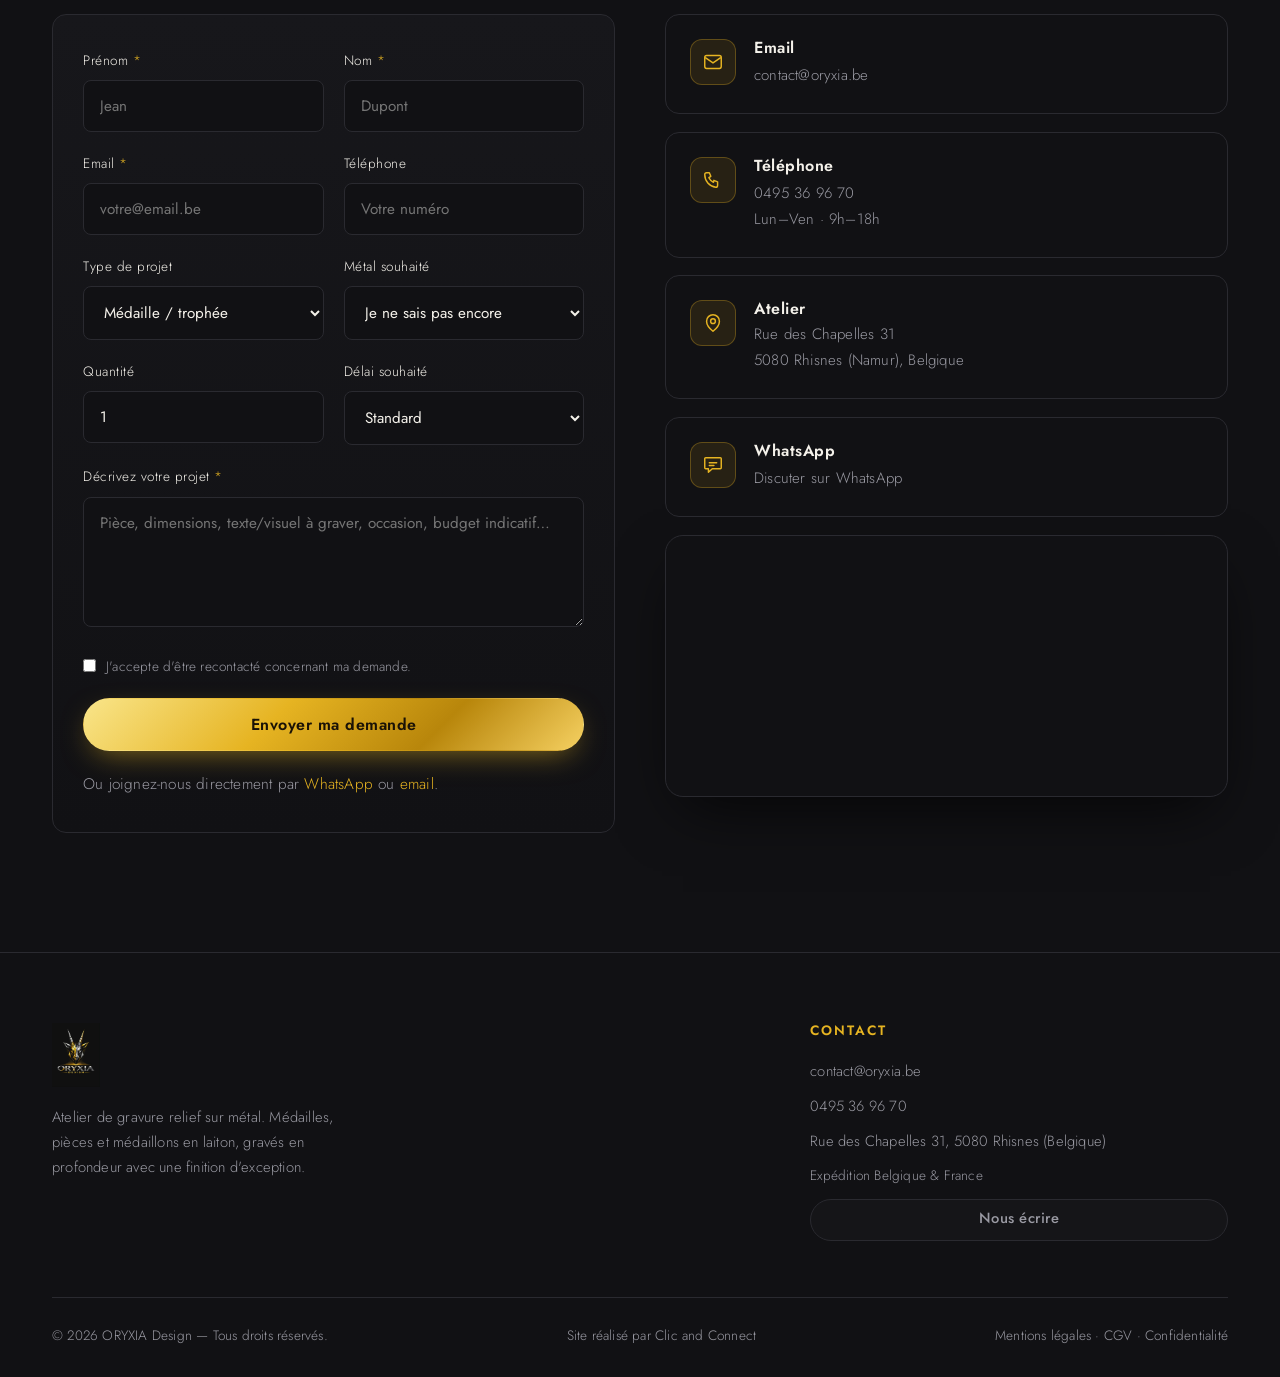
<file: faq.html>
<!DOCTYPE html>
<html lang="fr">
<head>
  <meta charset="UTF-8">
  <meta name="viewport" content="width=device-width, initial-scale=1.0">
  <meta http-equiv="refresh" content="0; url=index.html#faq">
  <link rel="canonical" href="https://oryxia.be/#faq">
  <meta name="robots" content="noindex, follow">
  <title>ORYXIA Design — redirection</title>
  <script>location.replace("index.html#faq");</script>
</head>
<body style="background:#0a0a0c;color:#f4f1ea;font-family:system-ui,sans-serif;text-align:center;padding:60px">
  <p>Redirection vers <a href="index.html#faq" style="color:#e6b422">ORYXIA Design</a>…</p>
</body>
</html>
</file>
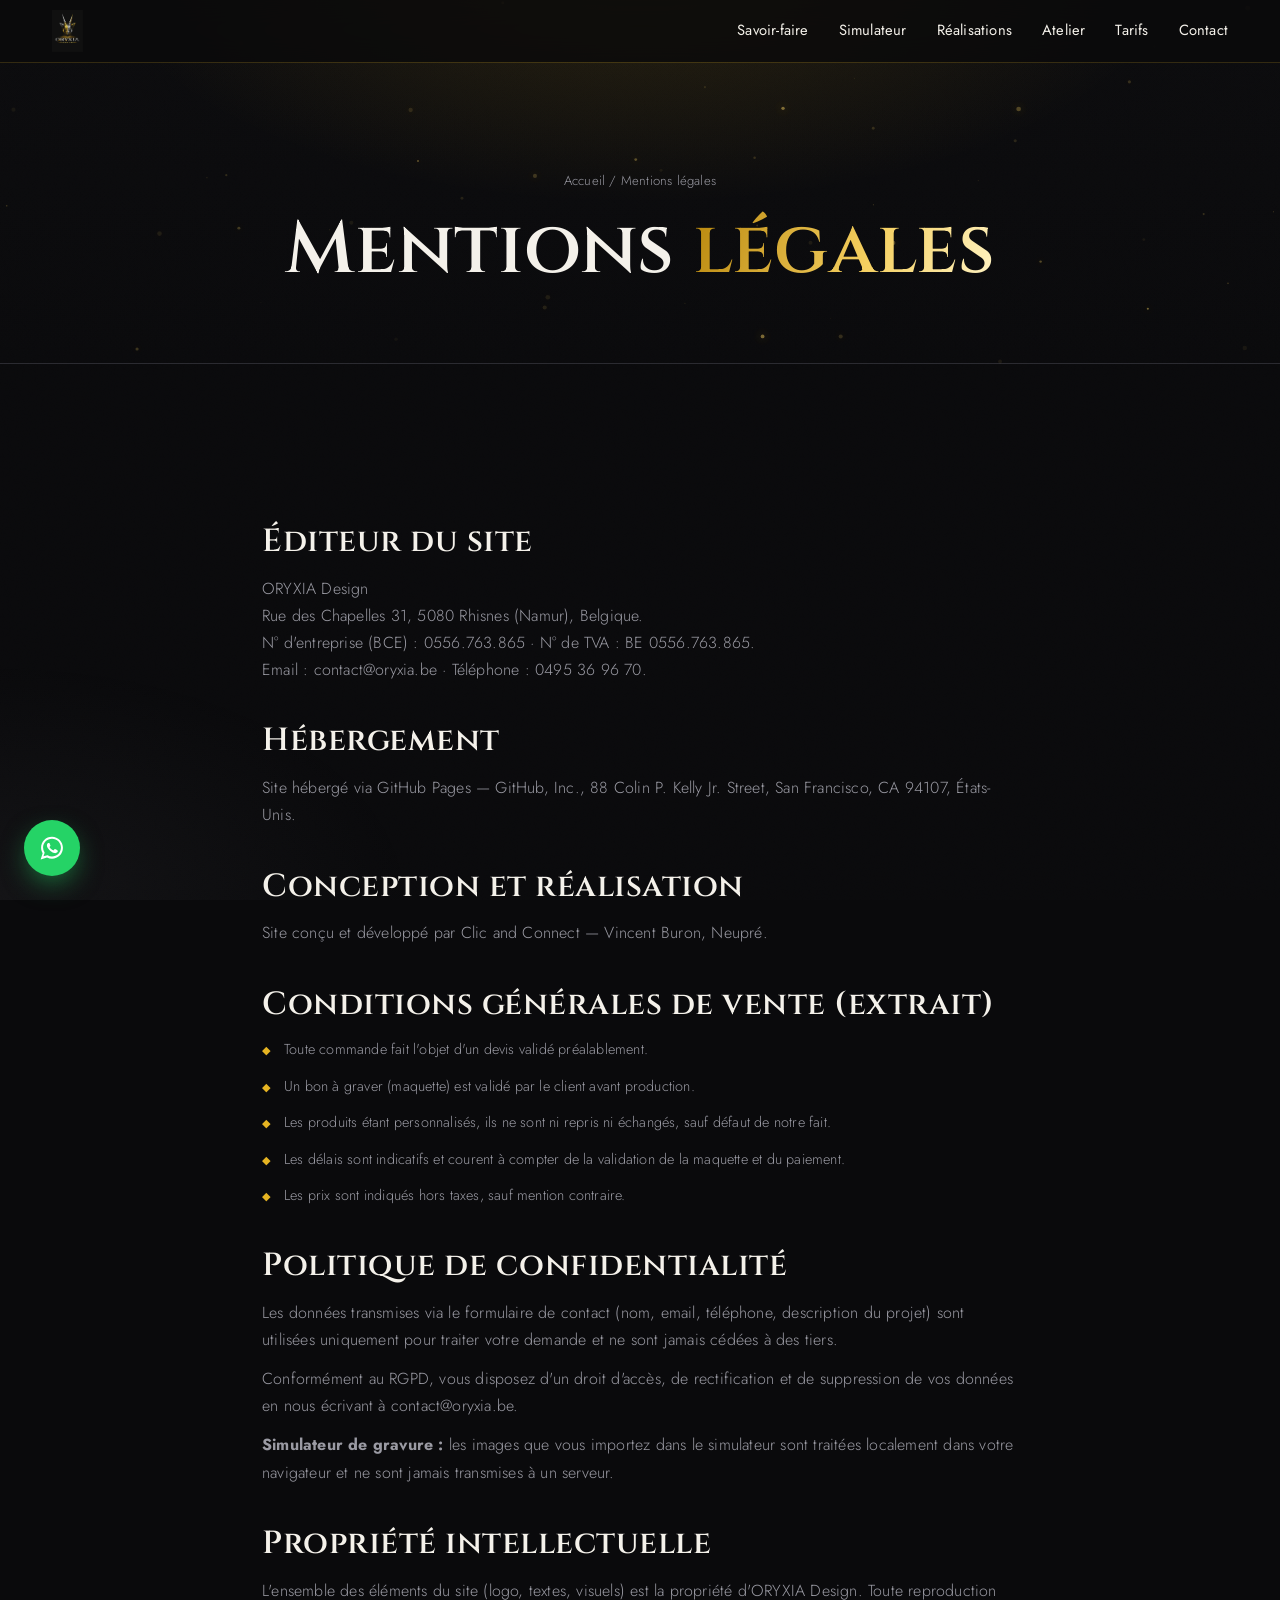
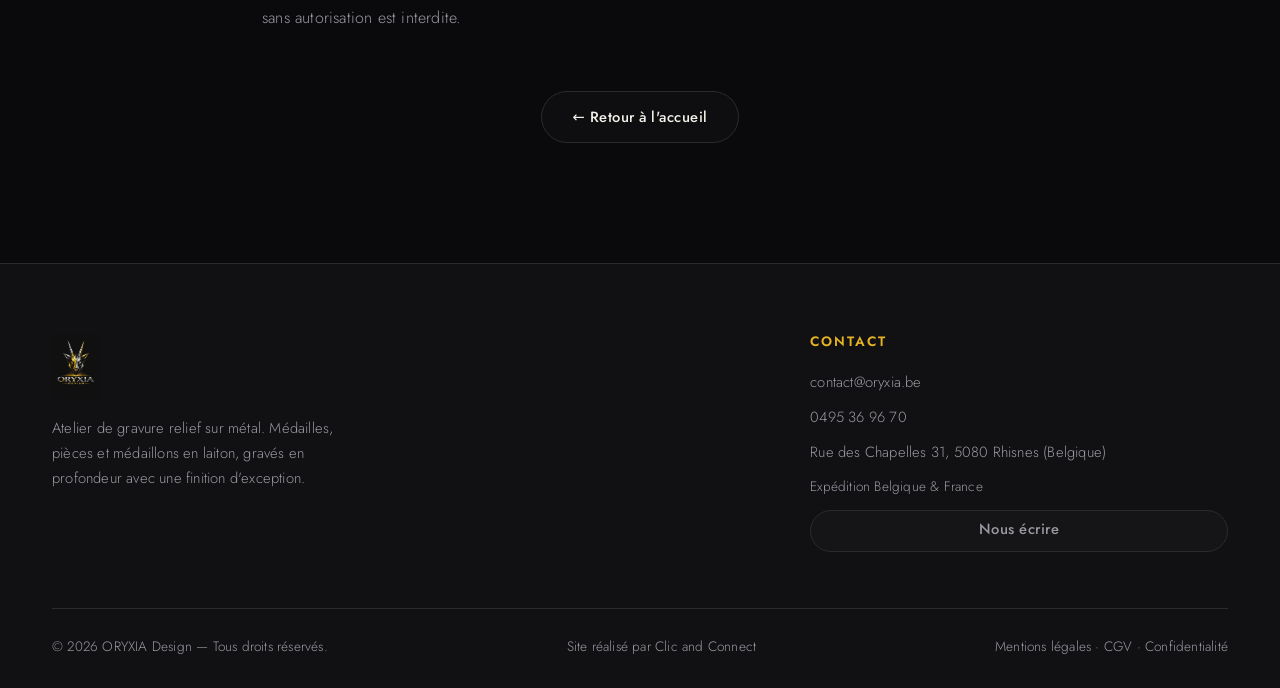
<file: mentions-legales.html>
<!DOCTYPE html>
<html lang="fr">
<head>
  <meta charset="UTF-8">
  <meta name="viewport" content="width=device-width, initial-scale=1.0, maximum-scale=1.0, user-scalable=no">
  <title>Mentions légales — ORYXIA Design</title>
  <meta name="description" content="Mentions légales, CGV et politique de confidentialité d'ORYXIA Design.">
  <link rel="icon" href="assets/img/logo.jpeg">
  <link rel="icon" type="image/png" sizes="32x32" href="assets/icons/favicon-32.png">
  <link rel="manifest" href="manifest.json">
  <meta name="mobile-web-app-capable" content="yes">
  <meta name="apple-mobile-web-app-capable" content="yes">
  <meta name="apple-mobile-web-app-status-bar-style" content="black-translucent">
  <meta name="apple-mobile-web-app-title" content="ORYXIA">
  <link rel="preconnect" href="https://fonts.googleapis.com">
  <link rel="preconnect" href="https://fonts.gstatic.com" crossorigin>
  <link href="https://fonts.googleapis.com/css2?family=Cinzel:wght@400;500;600;700&family=Jost:wght@300;400;500;600&display=swap" rel="stylesheet">
  <link rel="stylesheet" href="assets/css/style.css">
  <style>
    .legal p, .legal li { color: var(--gris-clair); margin-bottom: 12px; }
    .legal h2 { margin: 40px 0 14px; }
    .legal { max-width: 820px; margin: 0 auto; }
  </style>
  <link rel="canonical" href="https://oryxia.be/mentions-legales.html">
  <meta name="theme-color" content="#0a0a0c">
  <meta name="author" content="ORYXIA Design">
  <meta name="robots" content="index, follow">
  <link rel="apple-touch-icon" href="assets/icons/apple-touch-icon.png">
  <meta property="og:type" content="website">
  <meta property="og:site_name" content="ORYXIA Design">
  <meta property="og:locale" content="fr_BE">
  <meta property="og:title" content="Mentions légales — ORYXIA Design">
  <meta property="og:description" content="Mentions légales, CGV et politique de confidentialité d'ORYXIA Design.">
  <meta property="og:url" content="https://oryxia.be/mentions-legales.html">
  <meta property="og:image" content="https://oryxia.be/assets/img/medaille-oryxia.jpg">
  <meta property="og:image:width" content="760">
  <meta property="og:image:height" content="760">
  <meta name="twitter:card" content="summary_large_image">
  <meta name="twitter:title" content="Mentions légales — ORYXIA Design">
  <meta name="twitter:description" content="Mentions légales, CGV et politique de confidentialité d'ORYXIA Design.">
  <meta name="twitter:image" content="https://oryxia.be/assets/img/medaille-oryxia.jpg">
  <script type="application/ld+json">
{"@context": "https://schema.org", "@type": "BreadcrumbList", "itemListElement": [{"@type": "ListItem", "position": 1, "name": "Accueil", "item": "https://oryxia.be/"}, {"@type": "ListItem", "position": 2, "name": "Mentions légales", "item": "https://oryxia.be/mentions-legales.html"}]}
  </script>
</head>
<body>
  <div id="site-header"></div>

  <section class="page-hero">
    <div class="container">
      <p class="breadcrumb"><a href="index.html">Accueil</a> / Mentions légales</p>
      <h1 class="h-xl">Mentions <span class="metal-or">légales</span></h1>
    </div>
  </section>

  <section class="section">
    <div class="container legal">
      <h2 class="h-md">Éditeur du site</h2>
      <p>ORYXIA Design<br>
      Rue des Chapelles 31, 5080 Rhisnes (Namur), Belgique.<br>
      N° d'entreprise (BCE) : 0556.763.865 · N° de TVA : BE 0556.763.865.<br>
      Email : contact@oryxia.be · Téléphone : 0495 36 96 70.</p>

      <h2 class="h-md">Hébergement</h2>
      <p>Site hébergé via GitHub Pages — GitHub, Inc., 88 Colin P. Kelly Jr. Street, San Francisco, CA 94107, États-Unis.</p>

      <h2 class="h-md">Conception et réalisation</h2>
      <p>Site conçu et développé par <a href="https://clicandconnect.be" target="_blank" rel="noopener">Clic and Connect</a> — Vincent Buron, Neupré.</p>

      <h2 class="h-md" id="cgv">Conditions générales de vente (extrait)</h2>
      <ul class="bullets">
        <li>Toute commande fait l'objet d'un devis validé préalablement.</li>
        <li>Un bon à graver (maquette) est validé par le client avant production.</li>
        <li>Les produits étant personnalisés, ils ne sont ni repris ni échangés, sauf défaut de notre fait.</li>
        <li>Les délais sont indicatifs et courent à compter de la validation de la maquette et du paiement.</li>
        <li>Les prix sont indiqués hors taxes, sauf mention contraire.</li>
      </ul>

      <h2 class="h-md" id="confidentialite">Politique de confidentialité</h2>
      <p>Les données transmises via le formulaire de contact (nom, email, téléphone, description du projet) sont utilisées uniquement pour traiter votre demande et ne sont jamais cédées à des tiers.</p>
      <p>Conformément au RGPD, vous disposez d'un droit d'accès, de rectification et de suppression de vos données en nous écrivant à contact@oryxia.be.</p>
      <p><strong>Simulateur de gravure :</strong> les images que vous importez dans le simulateur sont traitées localement dans votre navigateur et ne sont jamais transmises à un serveur.</p>

      <h2 class="h-md">Propriété intellectuelle</h2>
      <p>L'ensemble des éléments du site (logo, textes, visuels) est la propriété d'ORYXIA Design. Toute reproduction sans autorisation est interdite.</p>

      <div class="mt-60 center"><a href="index.html" class="btn btn-ghost">← Retour à l'accueil</a></div>
    </div>
  </section>

  <div id="site-footer"></div>
  <script src="assets/js/main.js" defer></script>
</body>
</html>
</file>
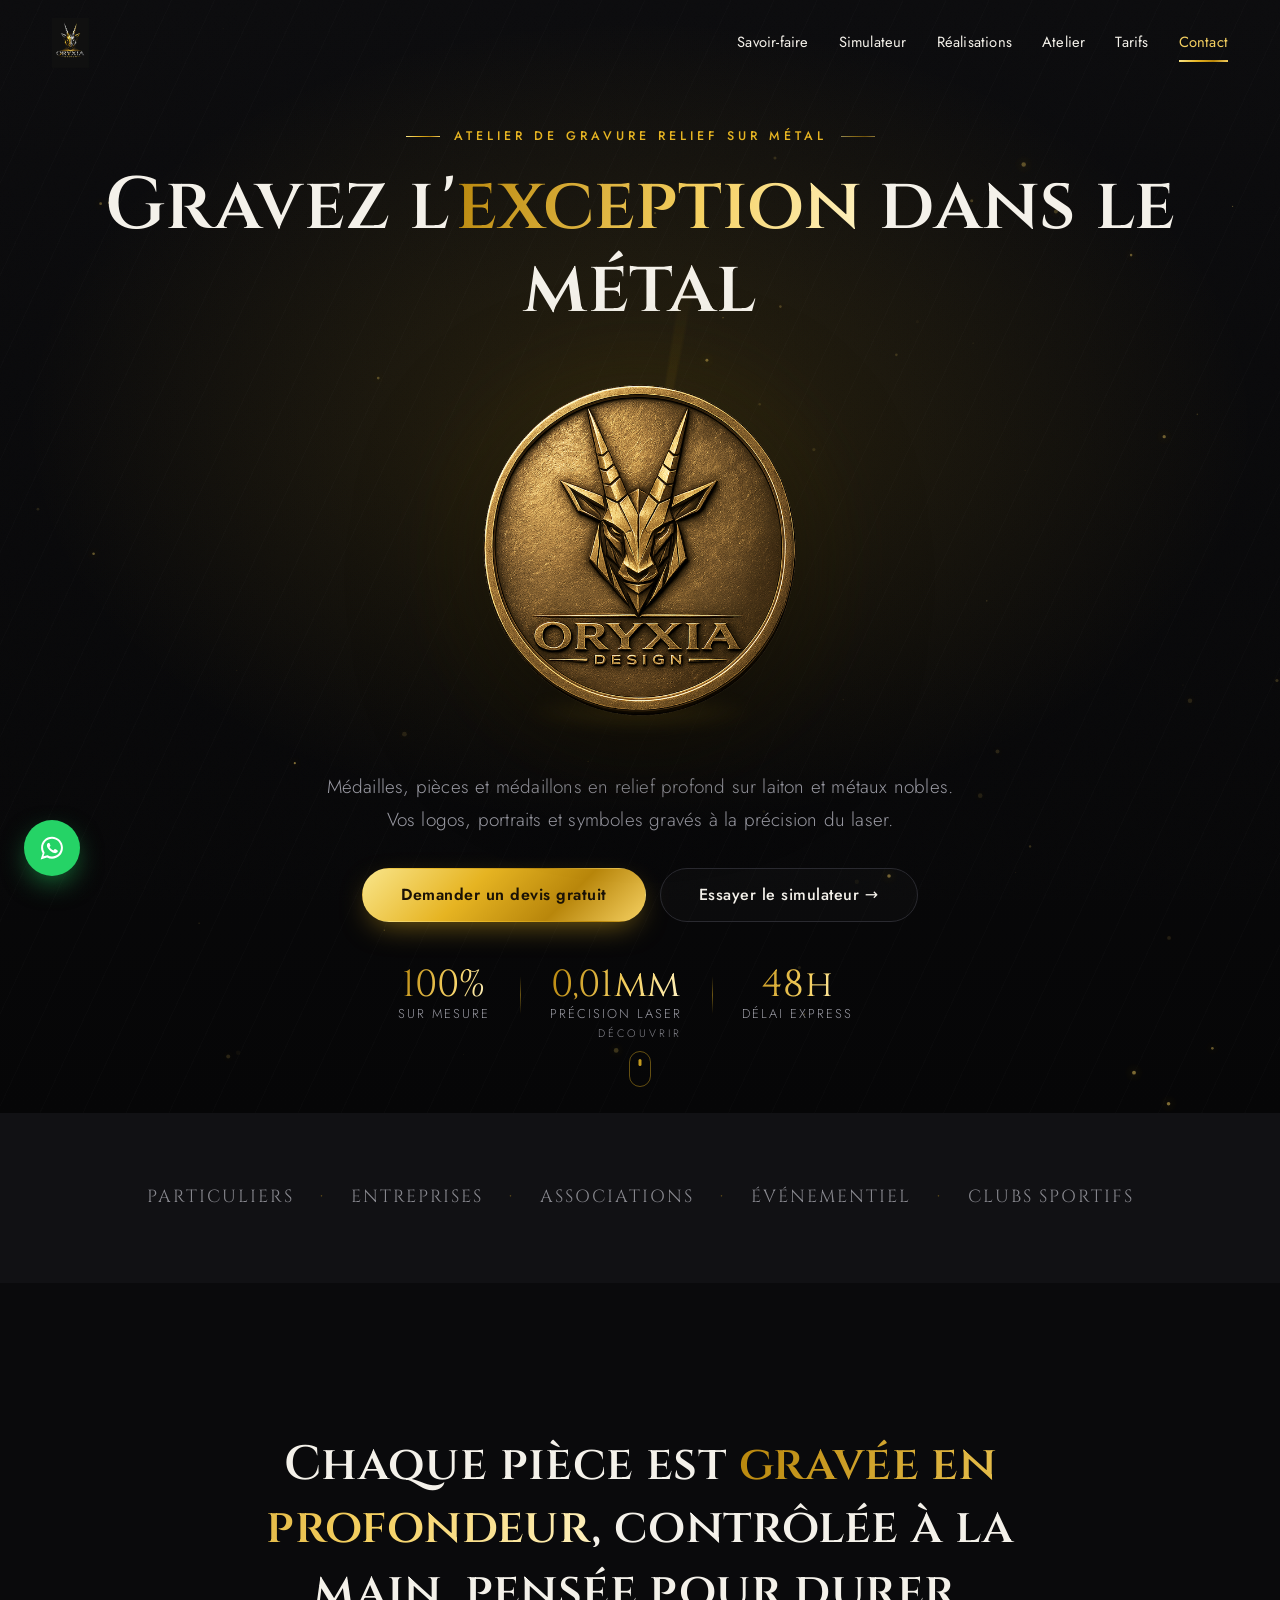
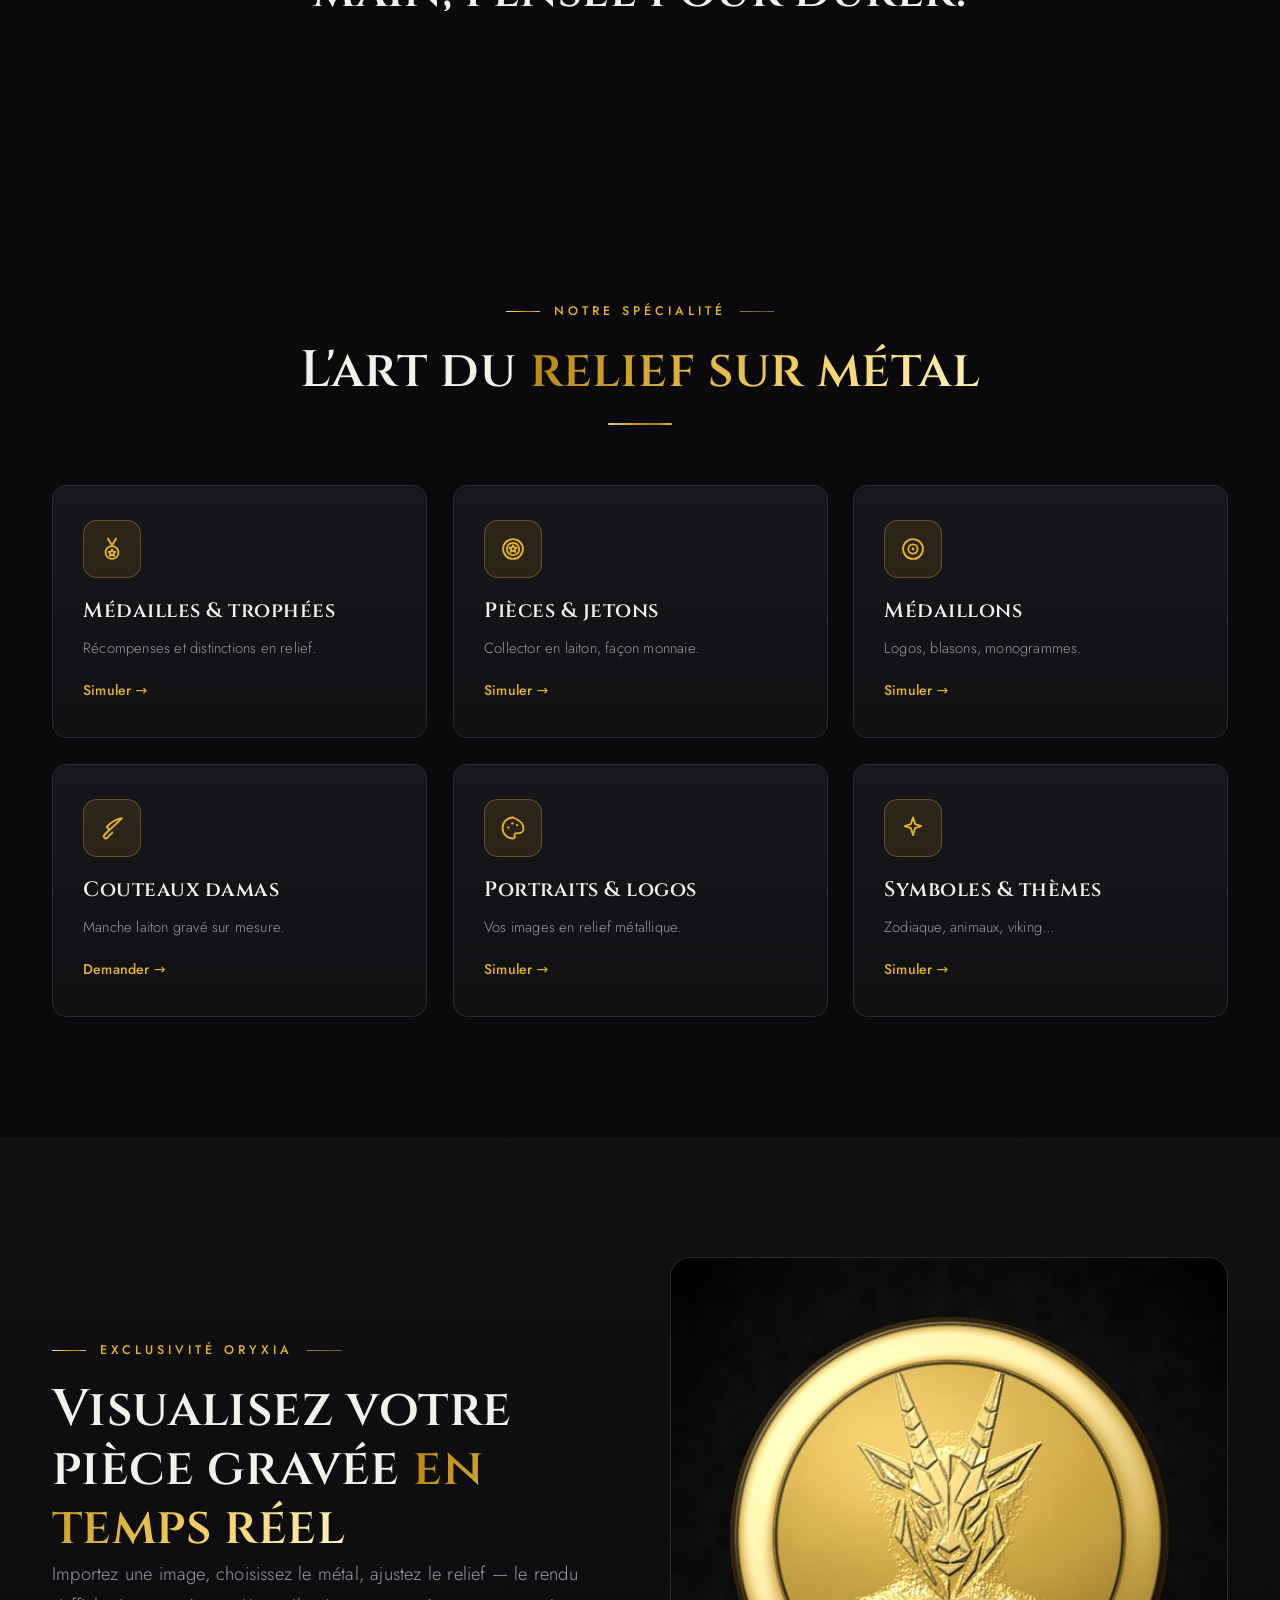
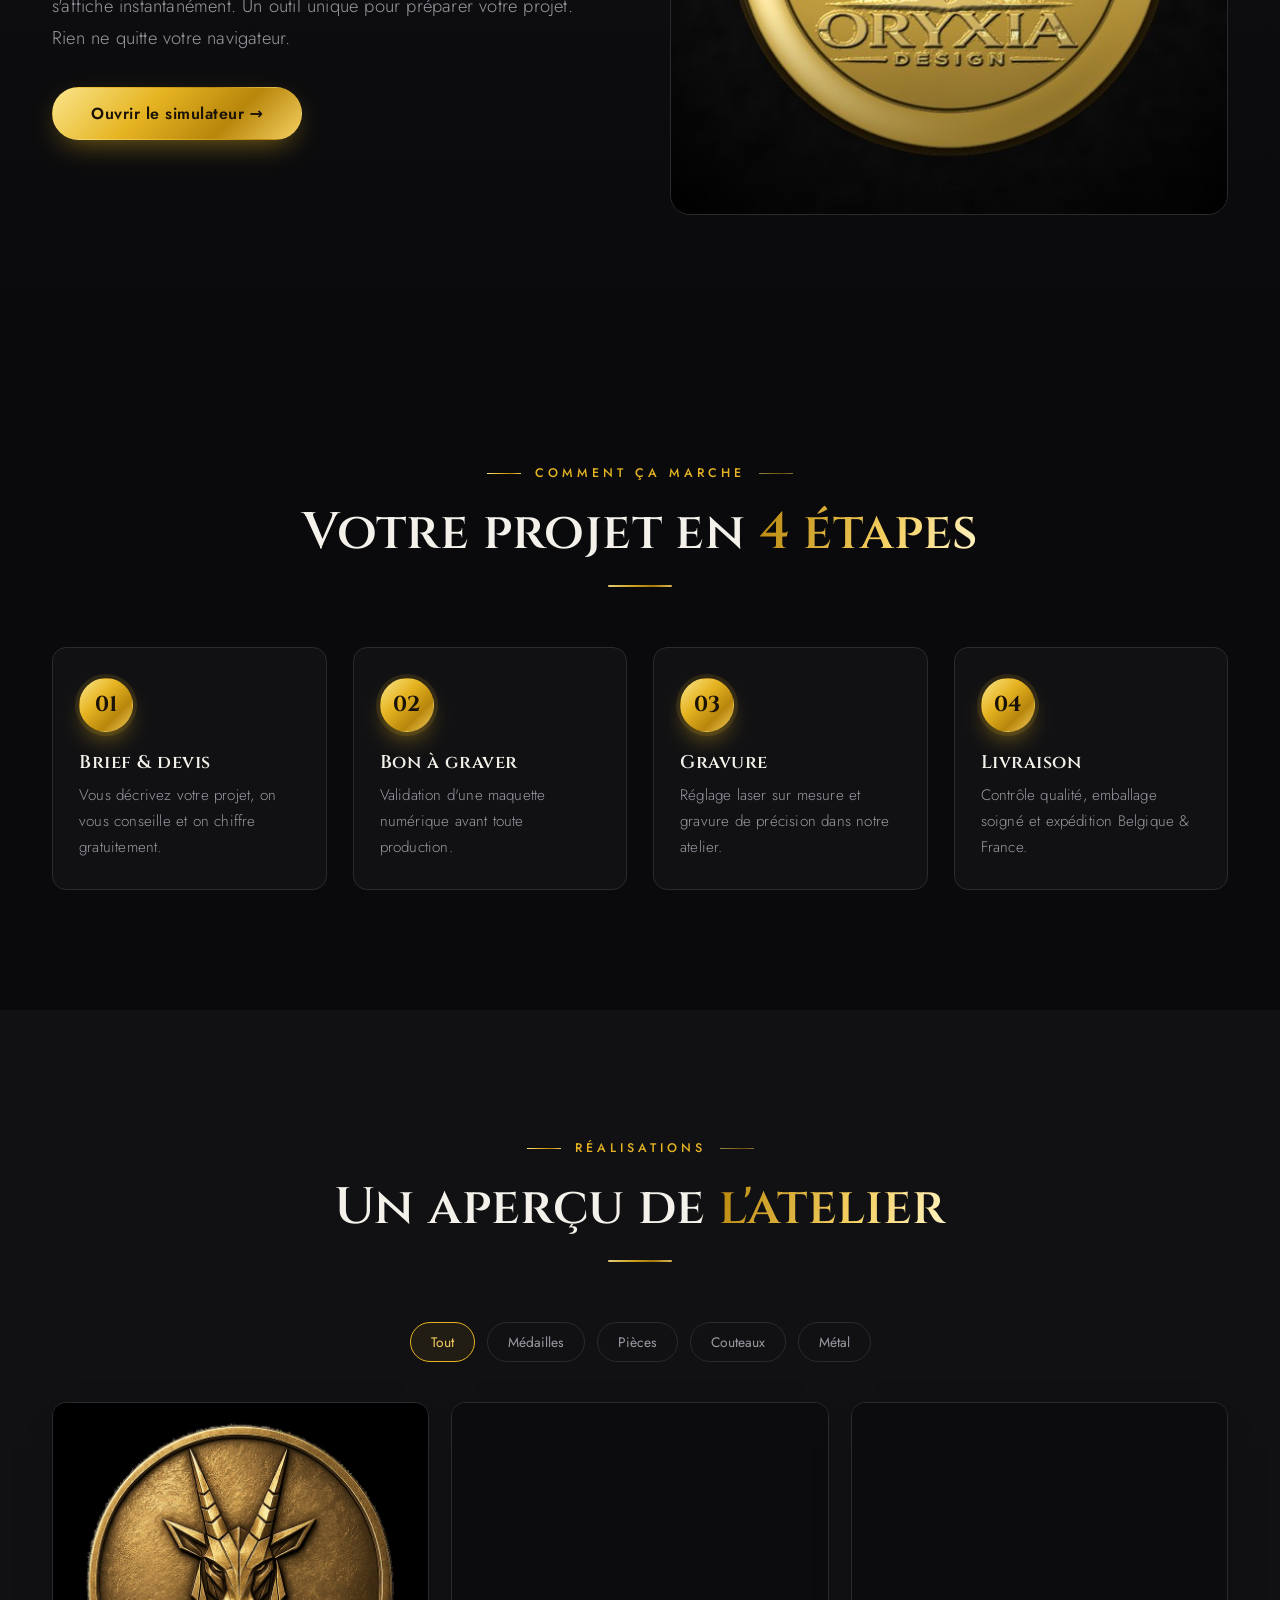
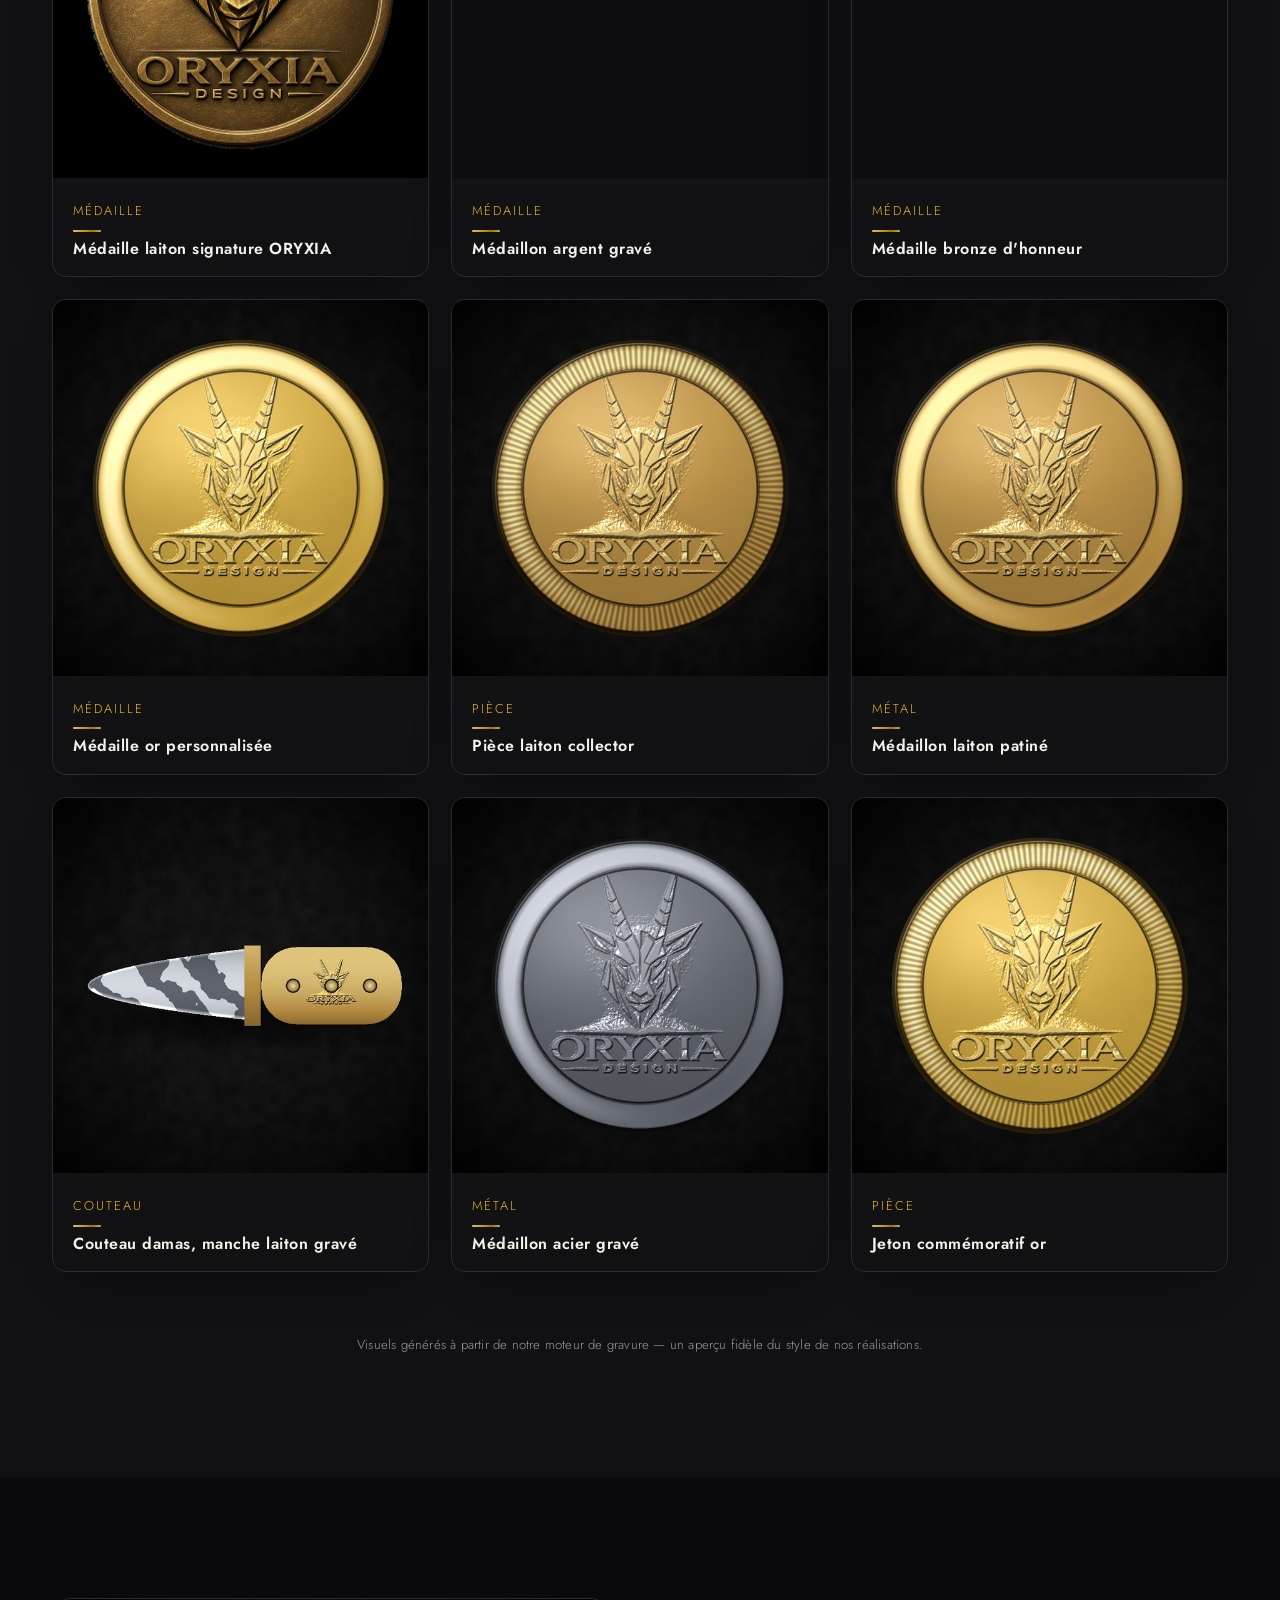
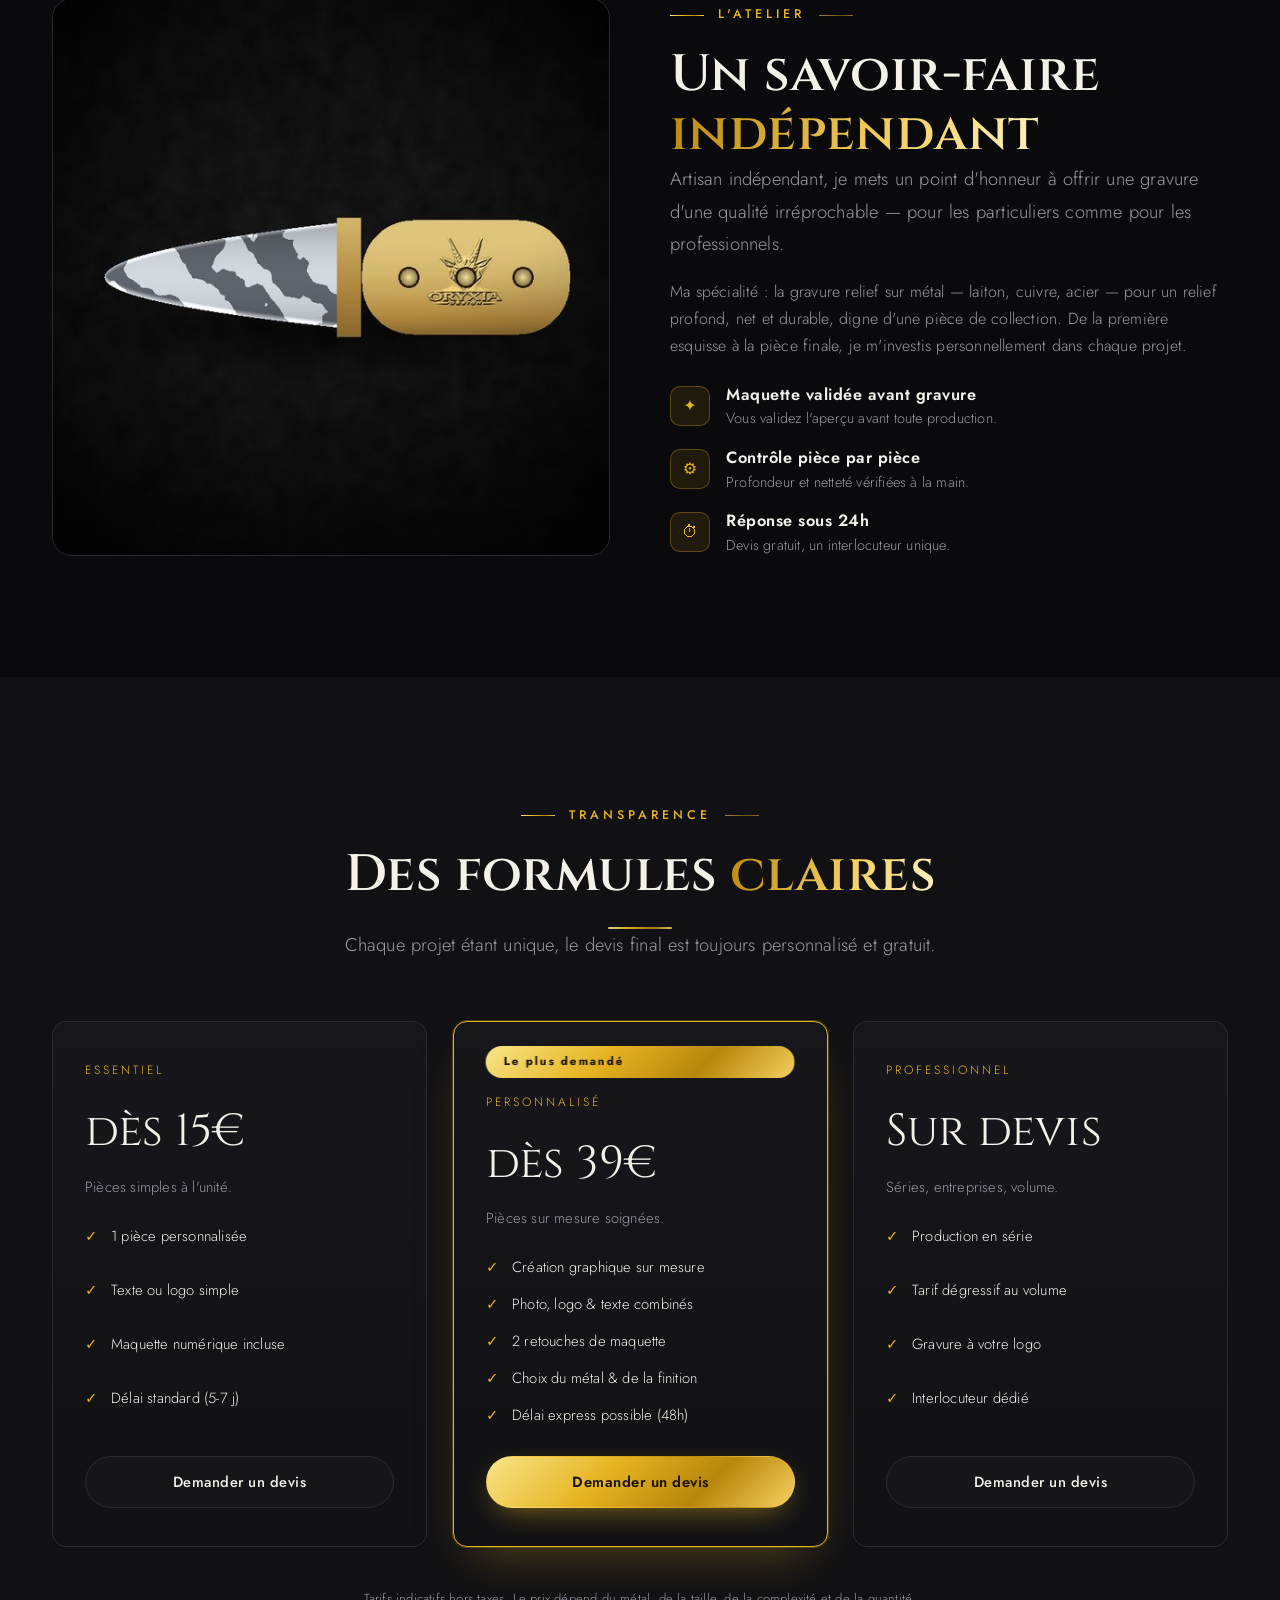
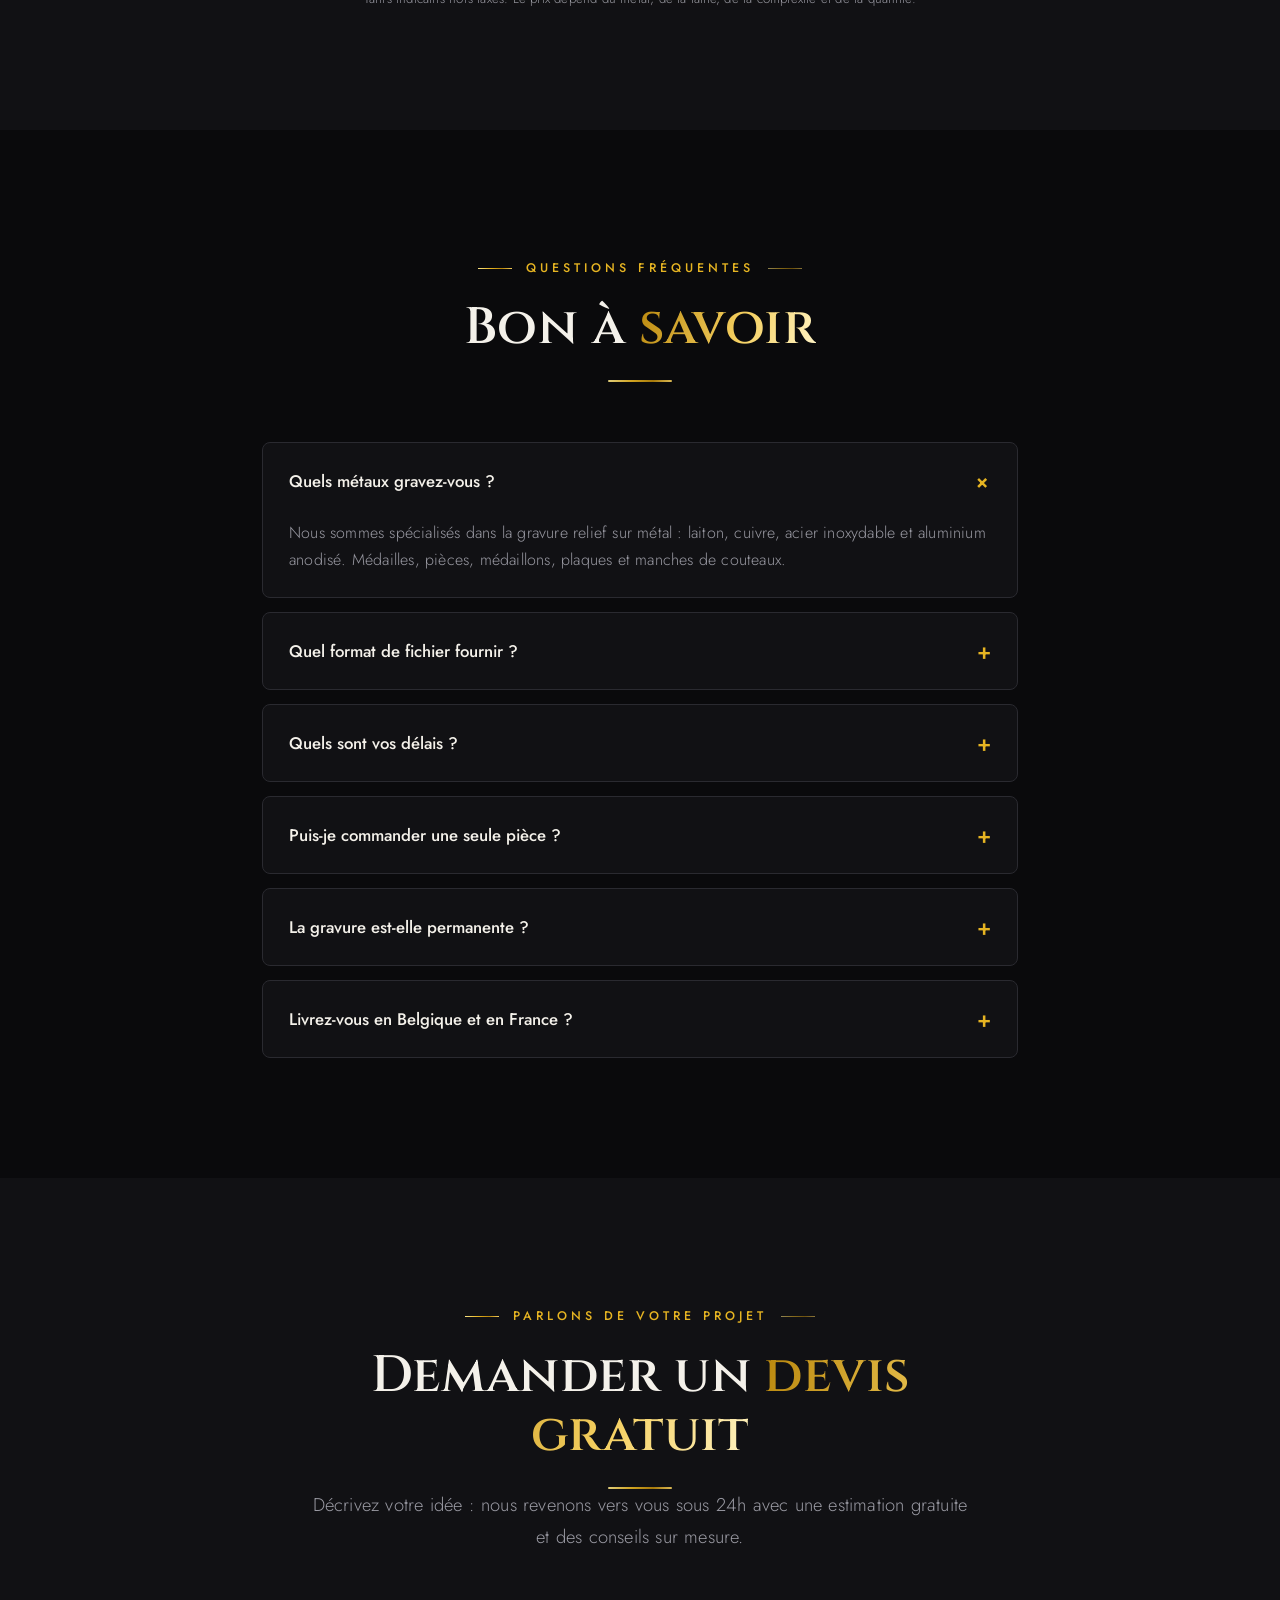
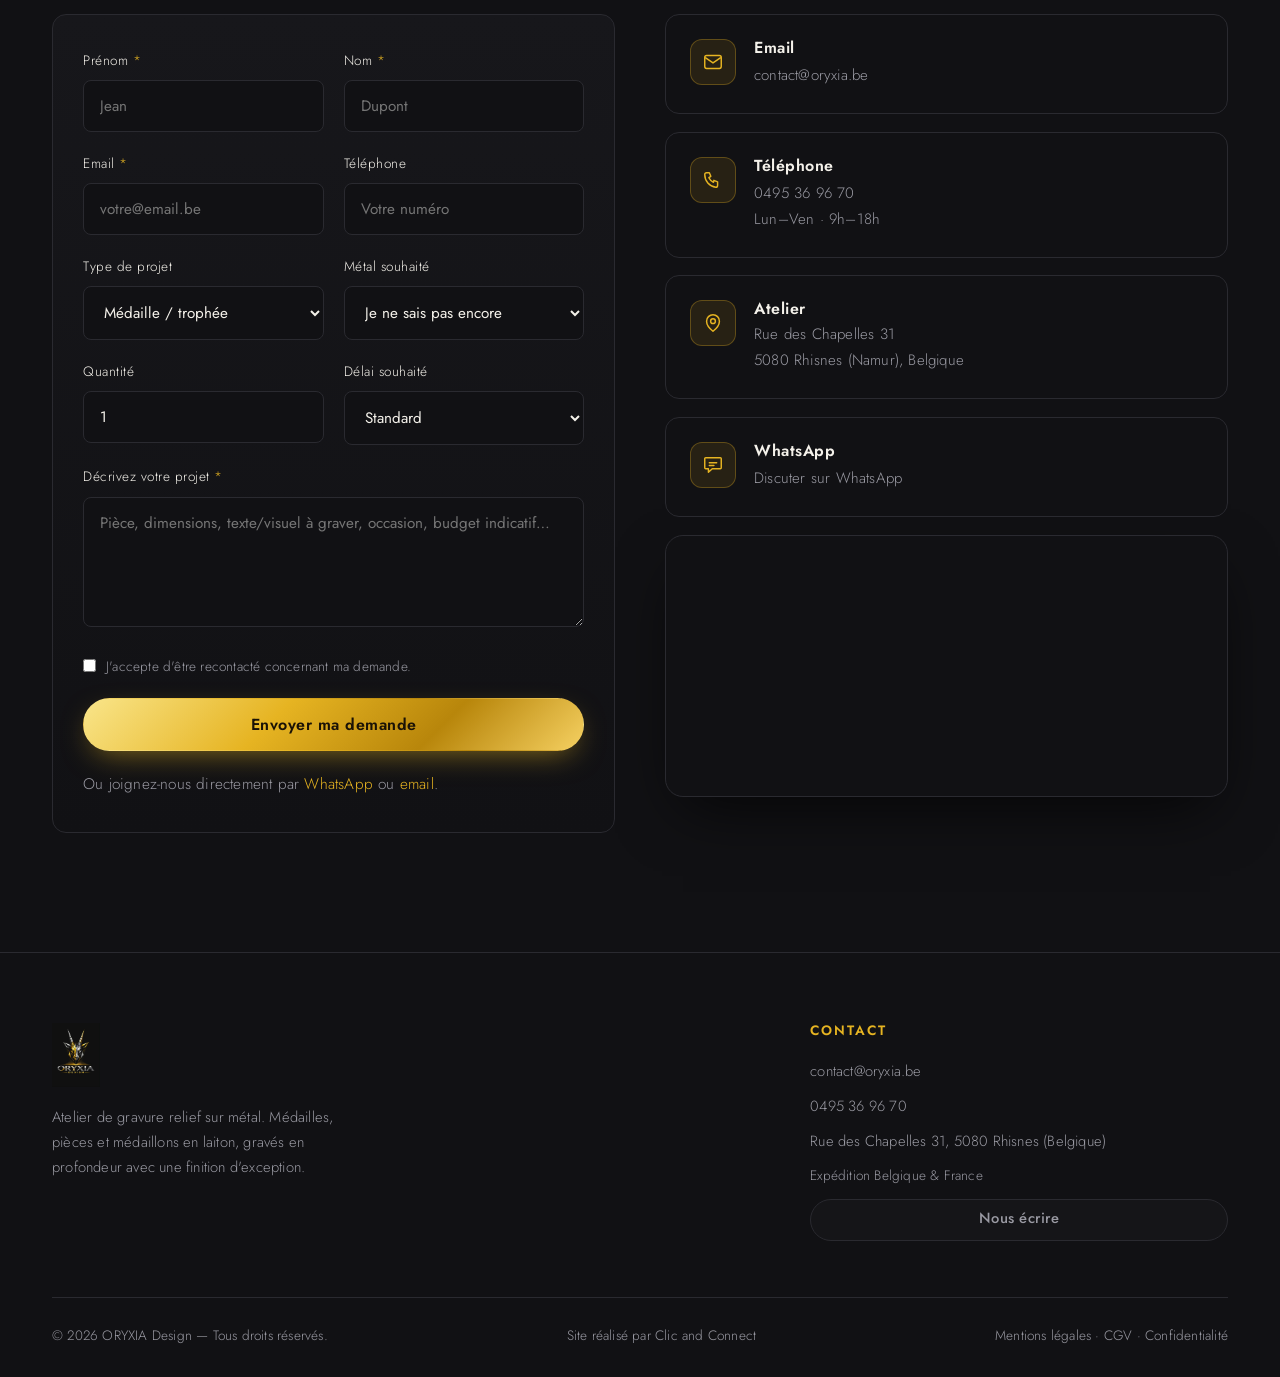
<file: processus.html>
<!DOCTYPE html>
<html lang="fr">
<head>
  <meta charset="UTF-8">
  <meta name="viewport" content="width=device-width, initial-scale=1.0">
  <meta http-equiv="refresh" content="0; url=index.html#procede">
  <link rel="canonical" href="https://oryxia.be/#procede">
  <meta name="robots" content="noindex, follow">
  <title>ORYXIA Design — redirection</title>
  <script>location.replace("index.html#procede");</script>
</head>
<body style="background:#0a0a0c;color:#f4f1ea;font-family:system-ui,sans-serif;text-align:center;padding:60px">
  <p>Redirection vers <a href="index.html#procede" style="color:#e6b422">ORYXIA Design</a>…</p>
</body>
</html>
</file>
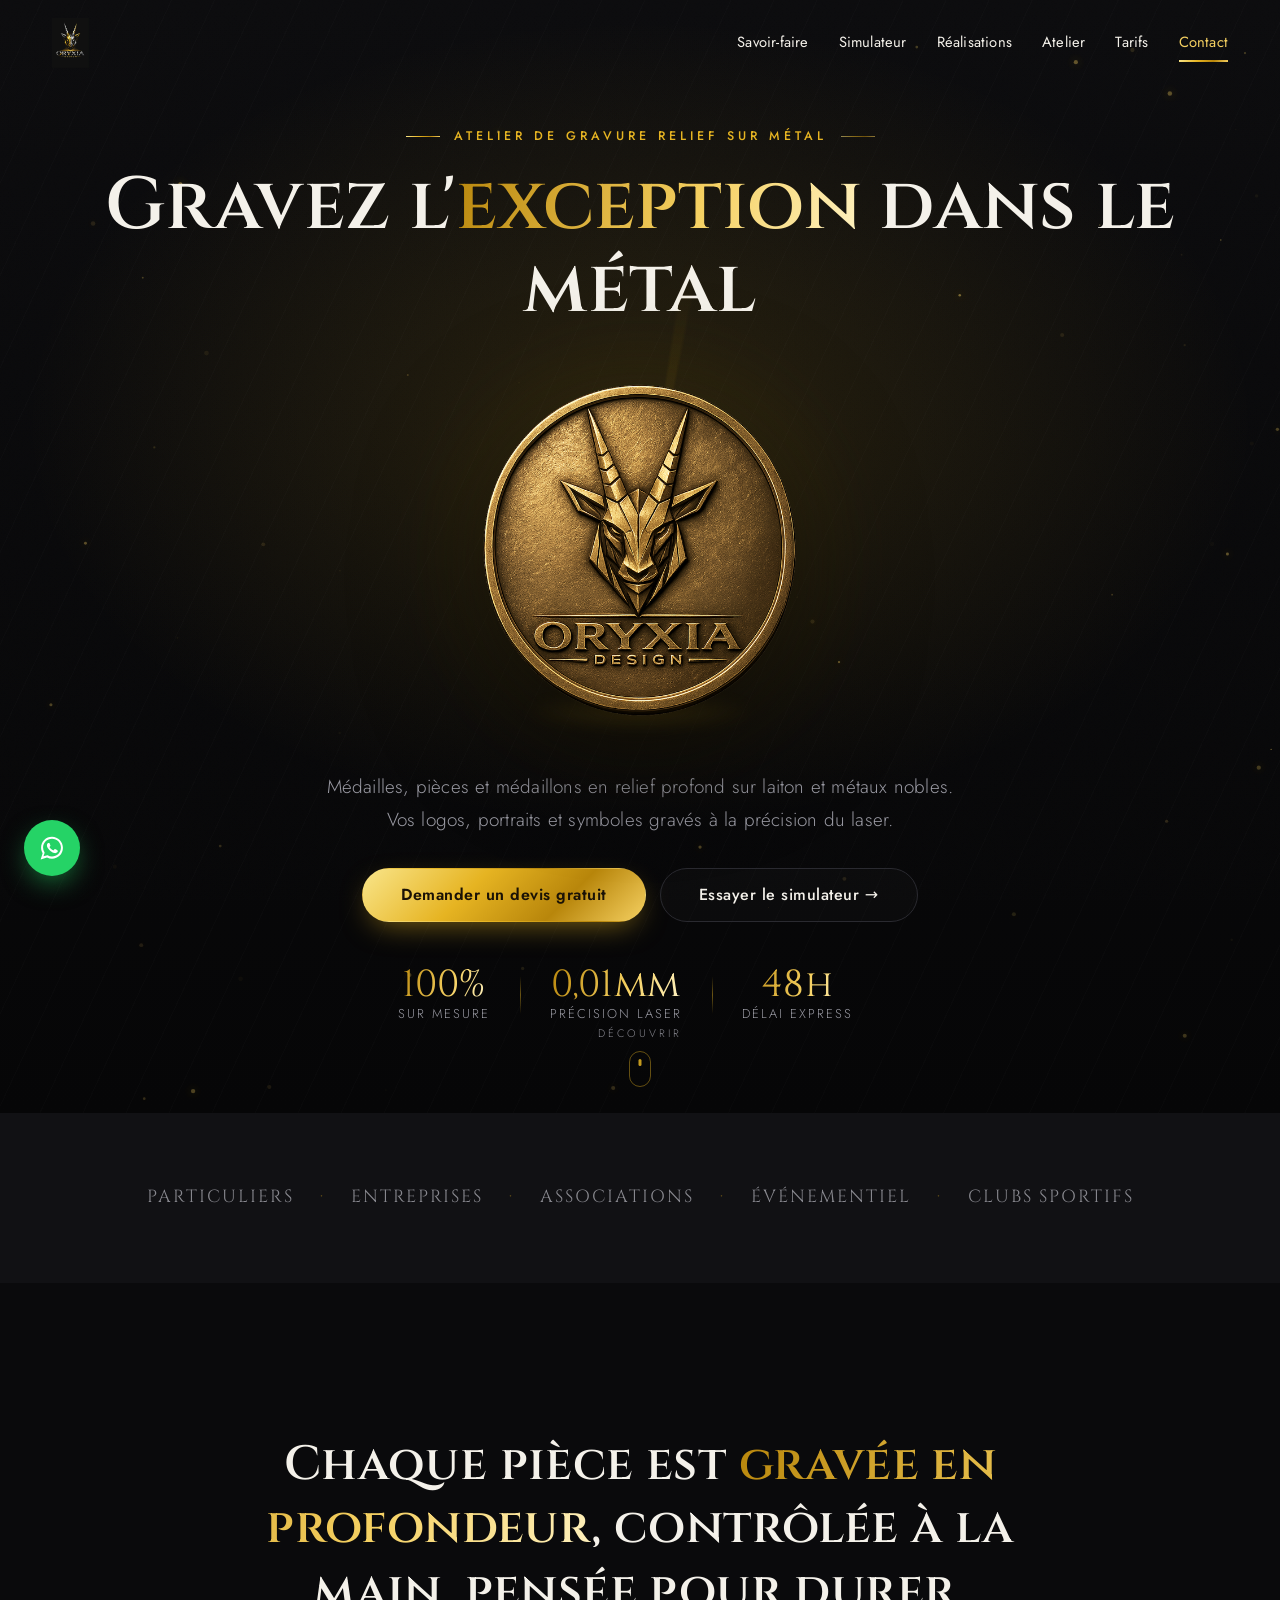
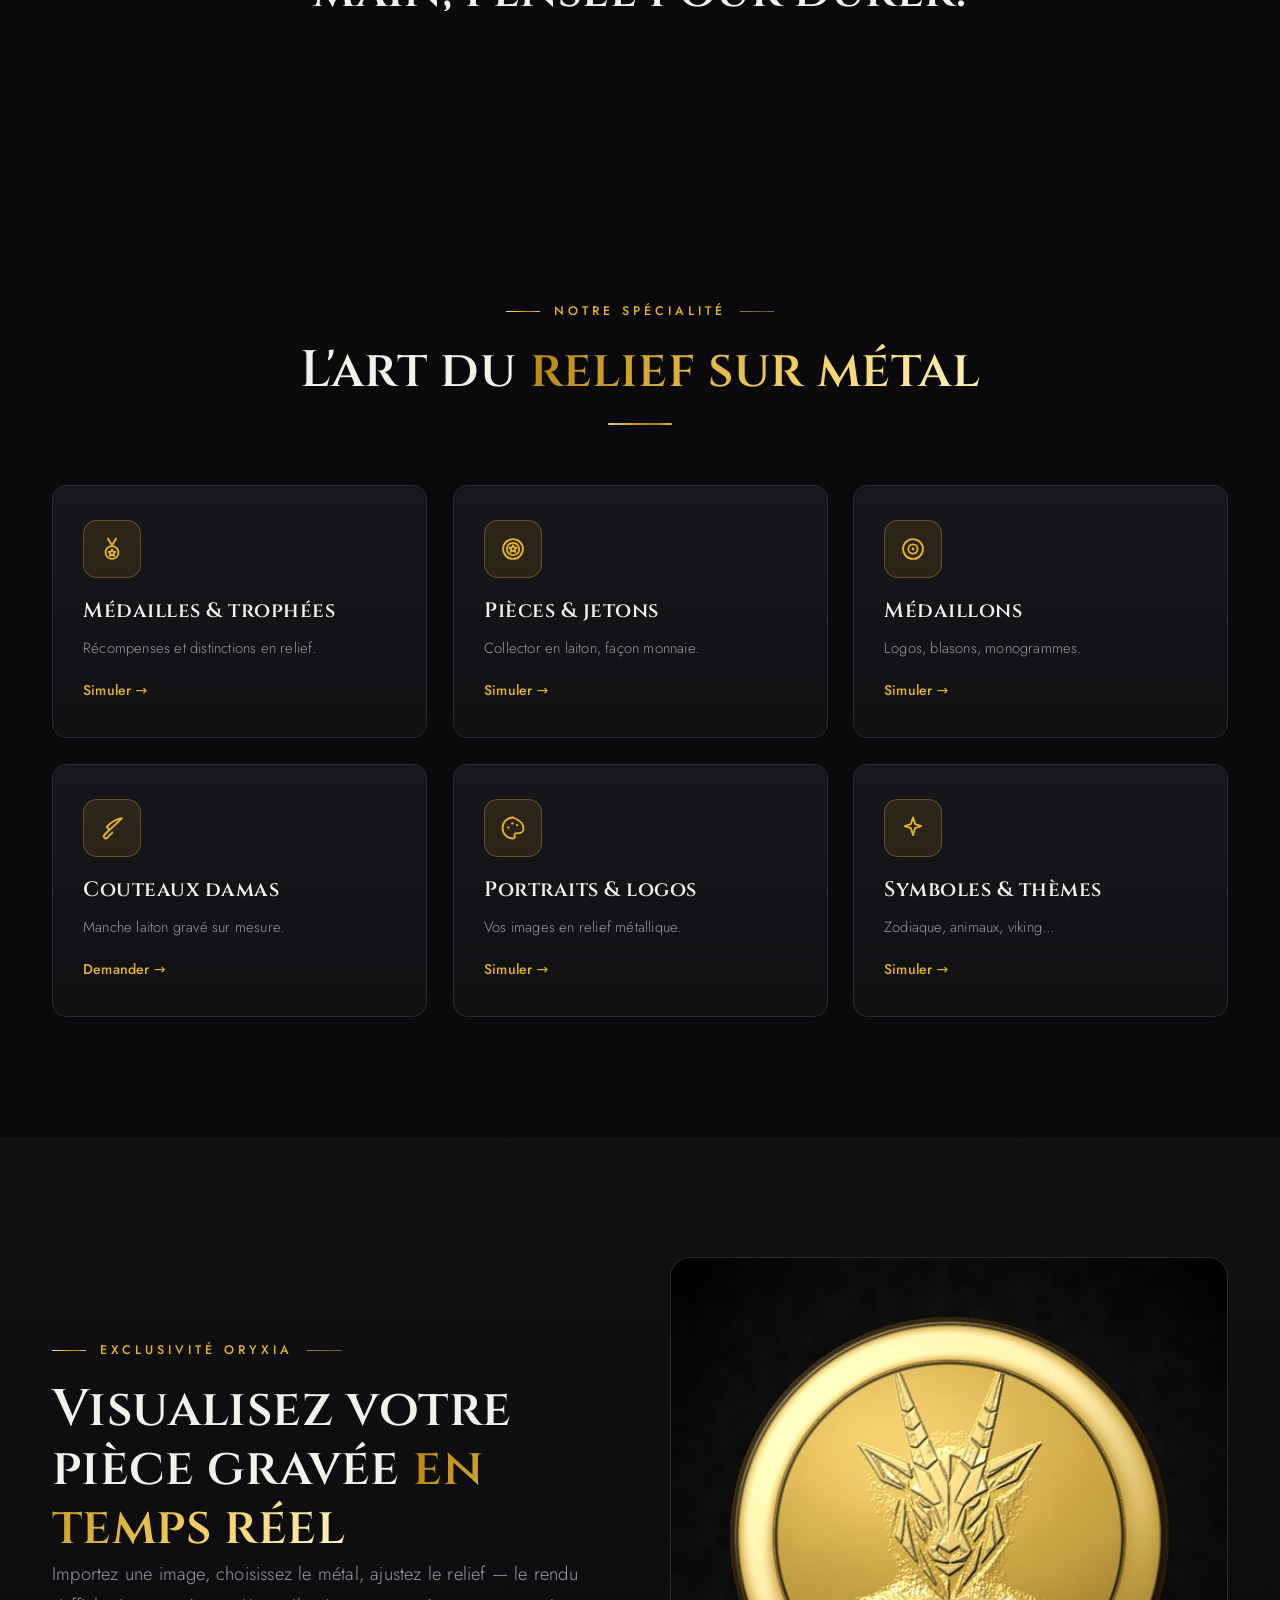
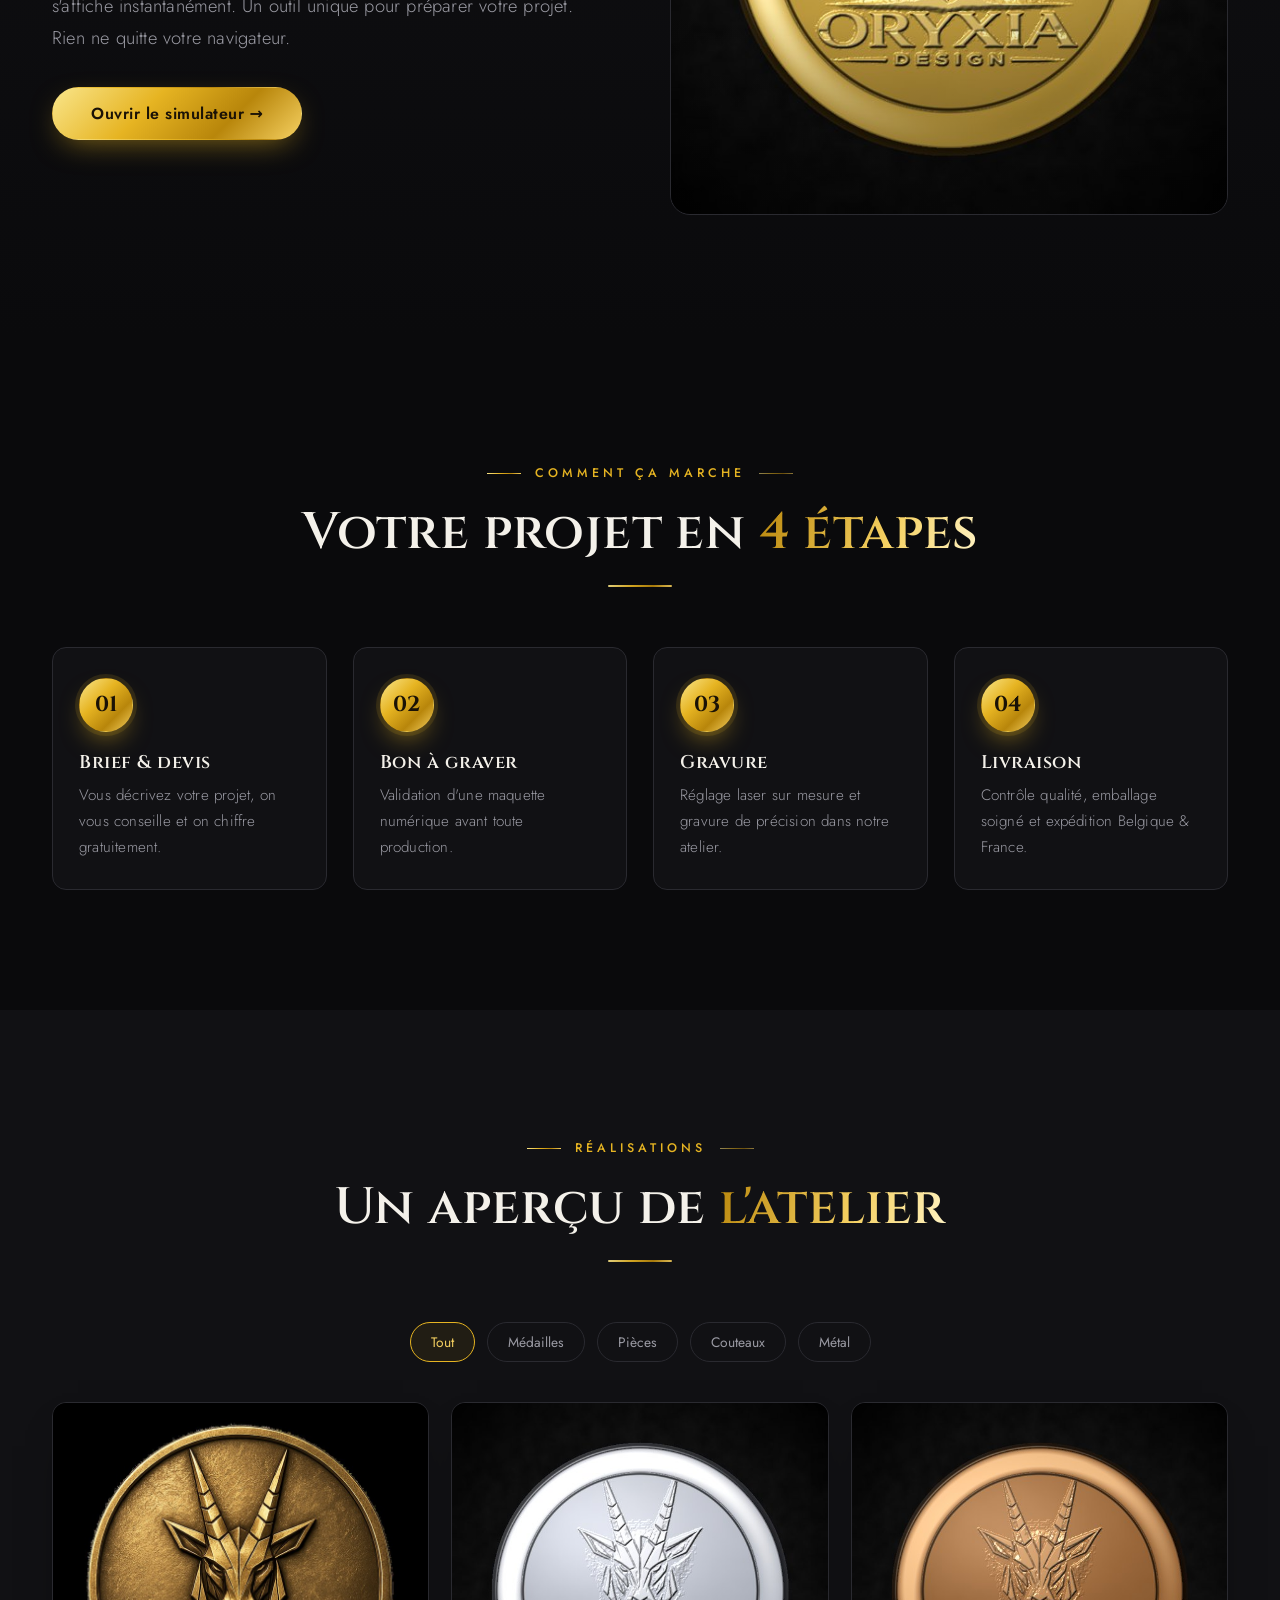
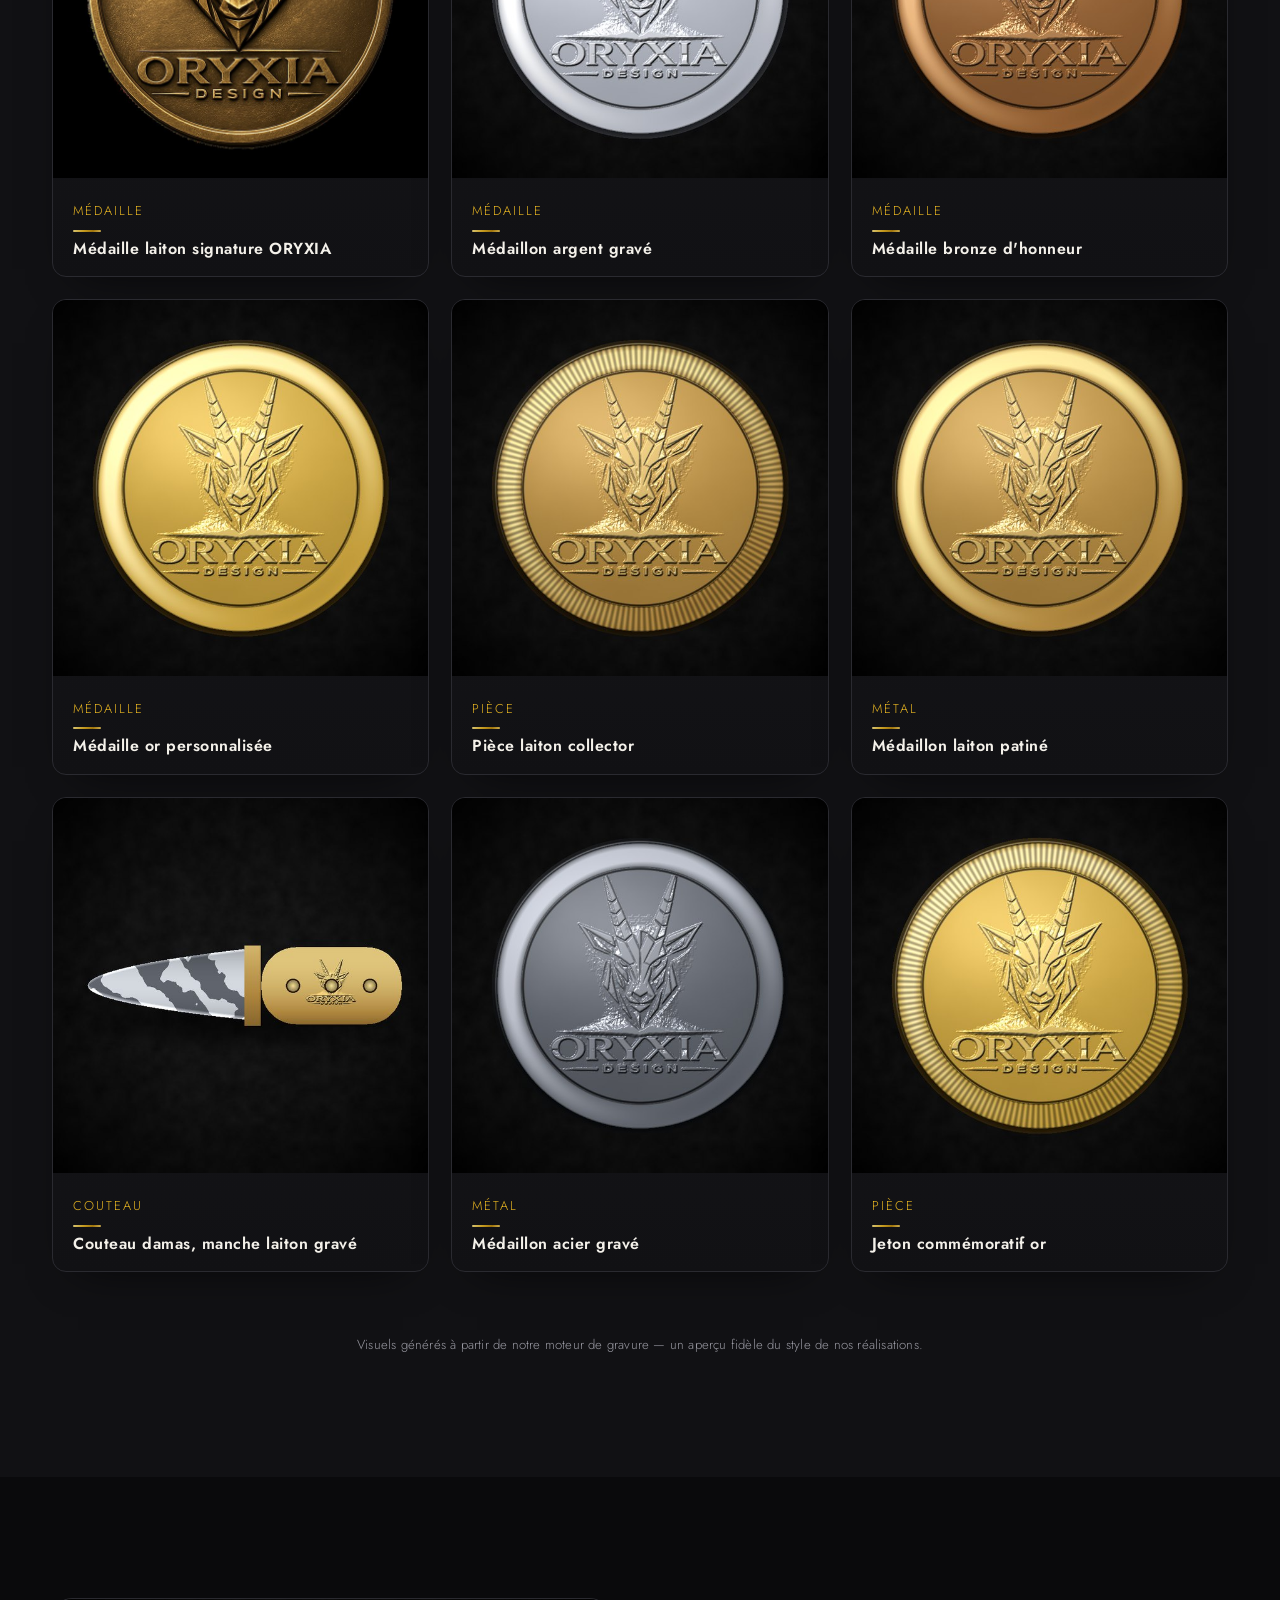
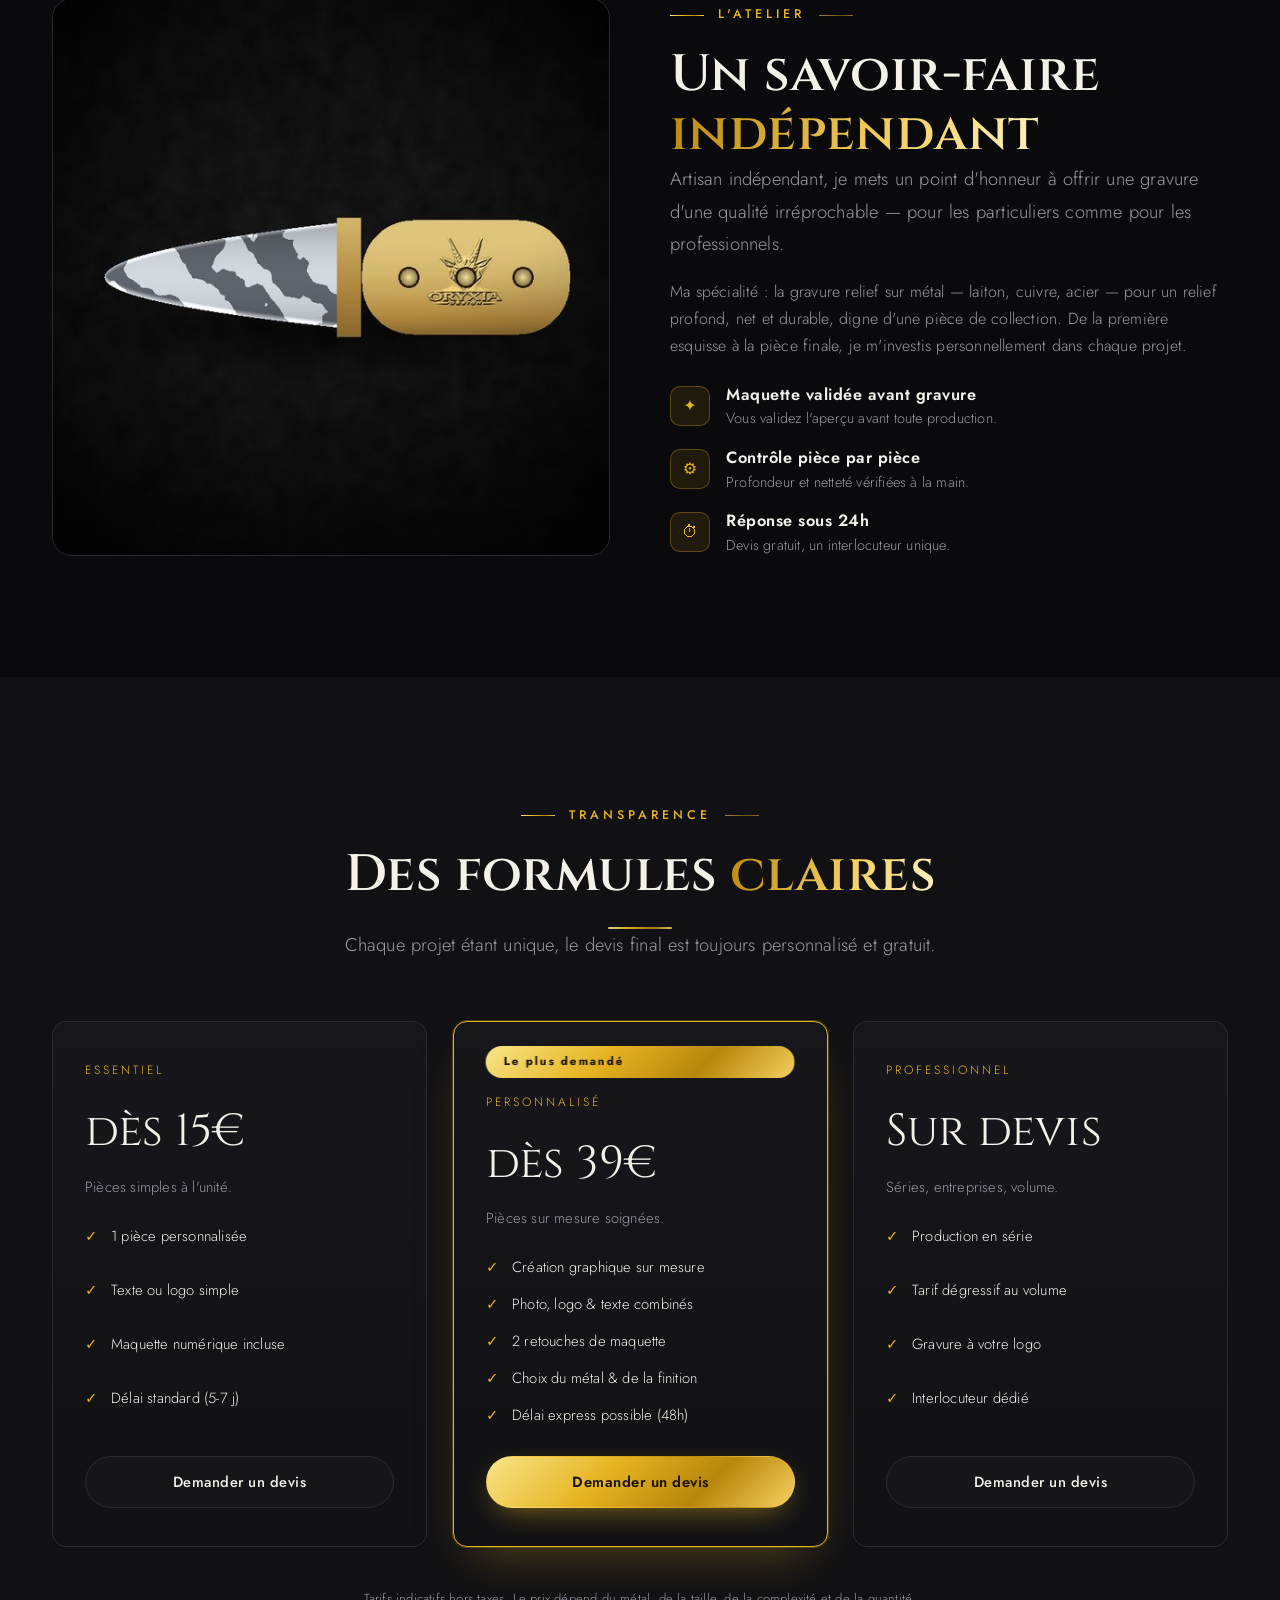
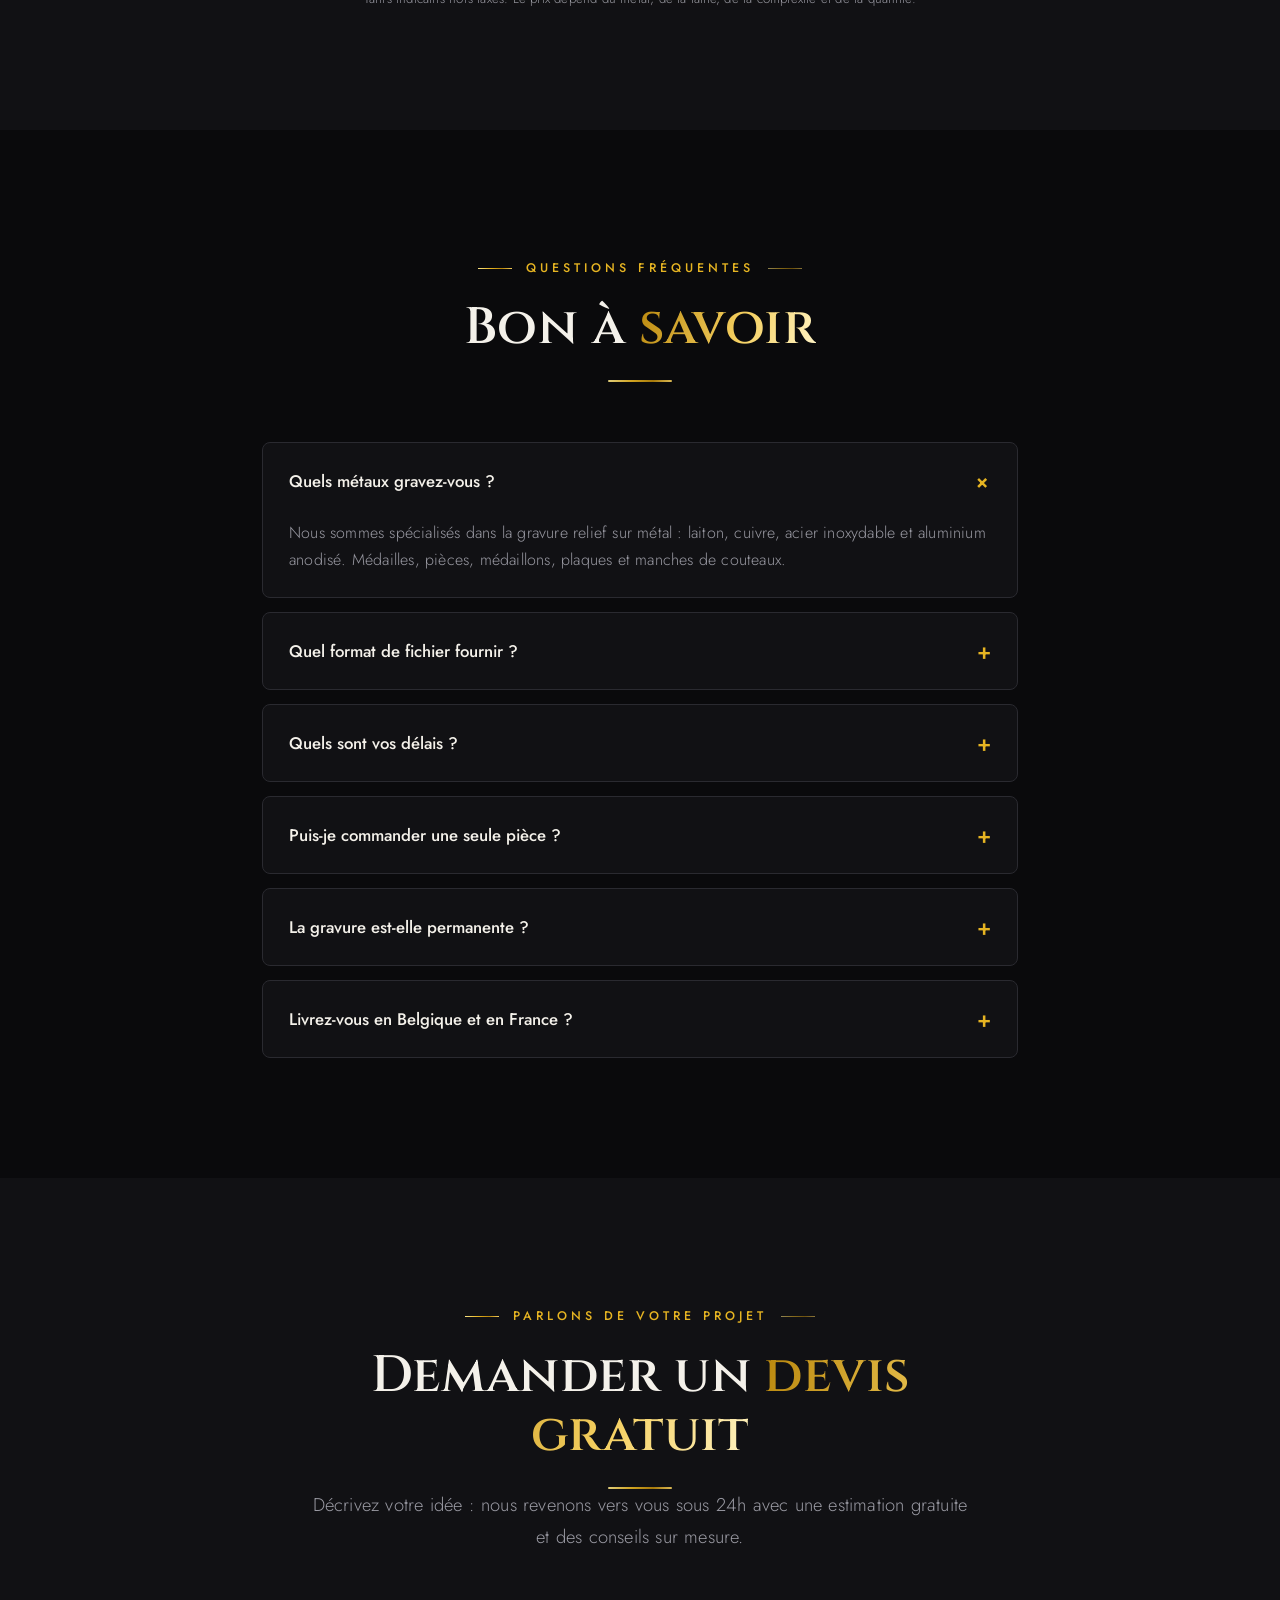
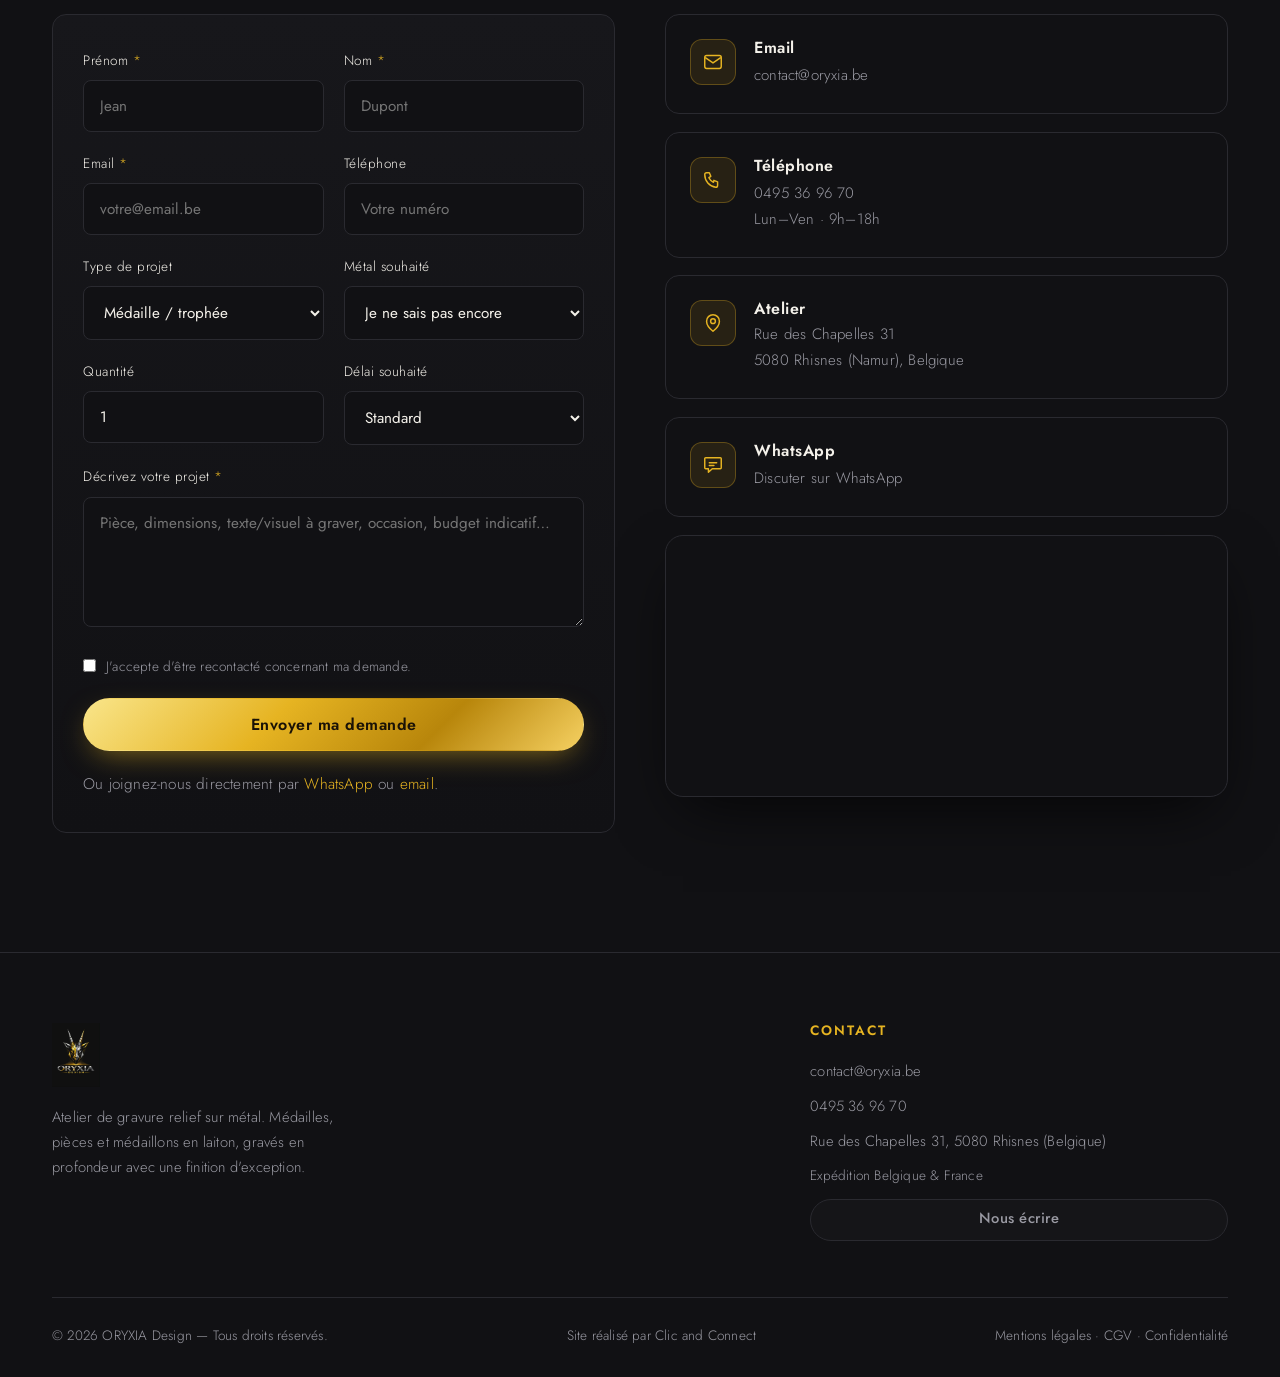
<file: realisations.html>
<!DOCTYPE html>
<html lang="fr">
<head>
  <meta charset="UTF-8">
  <meta name="viewport" content="width=device-width, initial-scale=1.0">
  <meta http-equiv="refresh" content="0; url=index.html#realisations">
  <link rel="canonical" href="https://oryxia.be/#realisations">
  <meta name="robots" content="noindex, follow">
  <title>ORYXIA Design — redirection</title>
  <script>location.replace("index.html#realisations");</script>
</head>
<body style="background:#0a0a0c;color:#f4f1ea;font-family:system-ui,sans-serif;text-align:center;padding:60px">
  <p>Redirection vers <a href="index.html#realisations" style="color:#e6b422">ORYXIA Design</a>…</p>
</body>
</html>
</file>
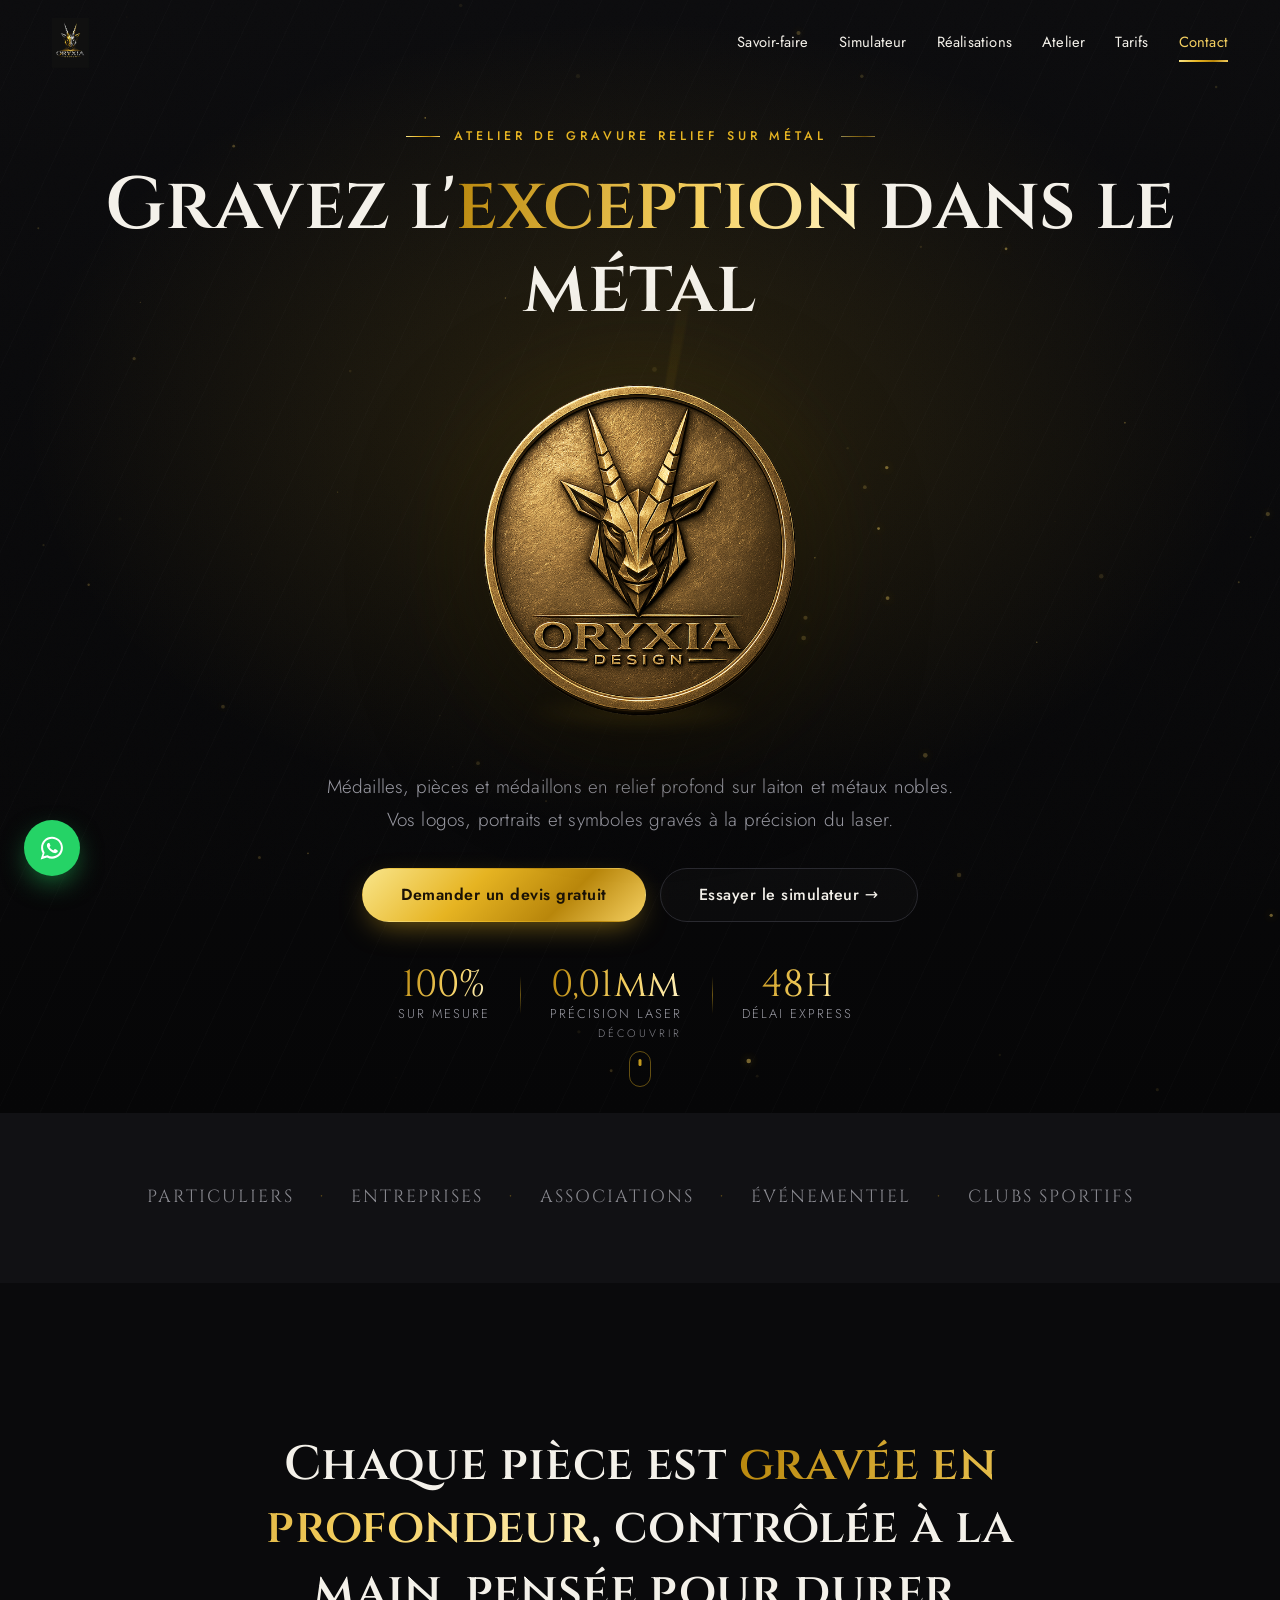
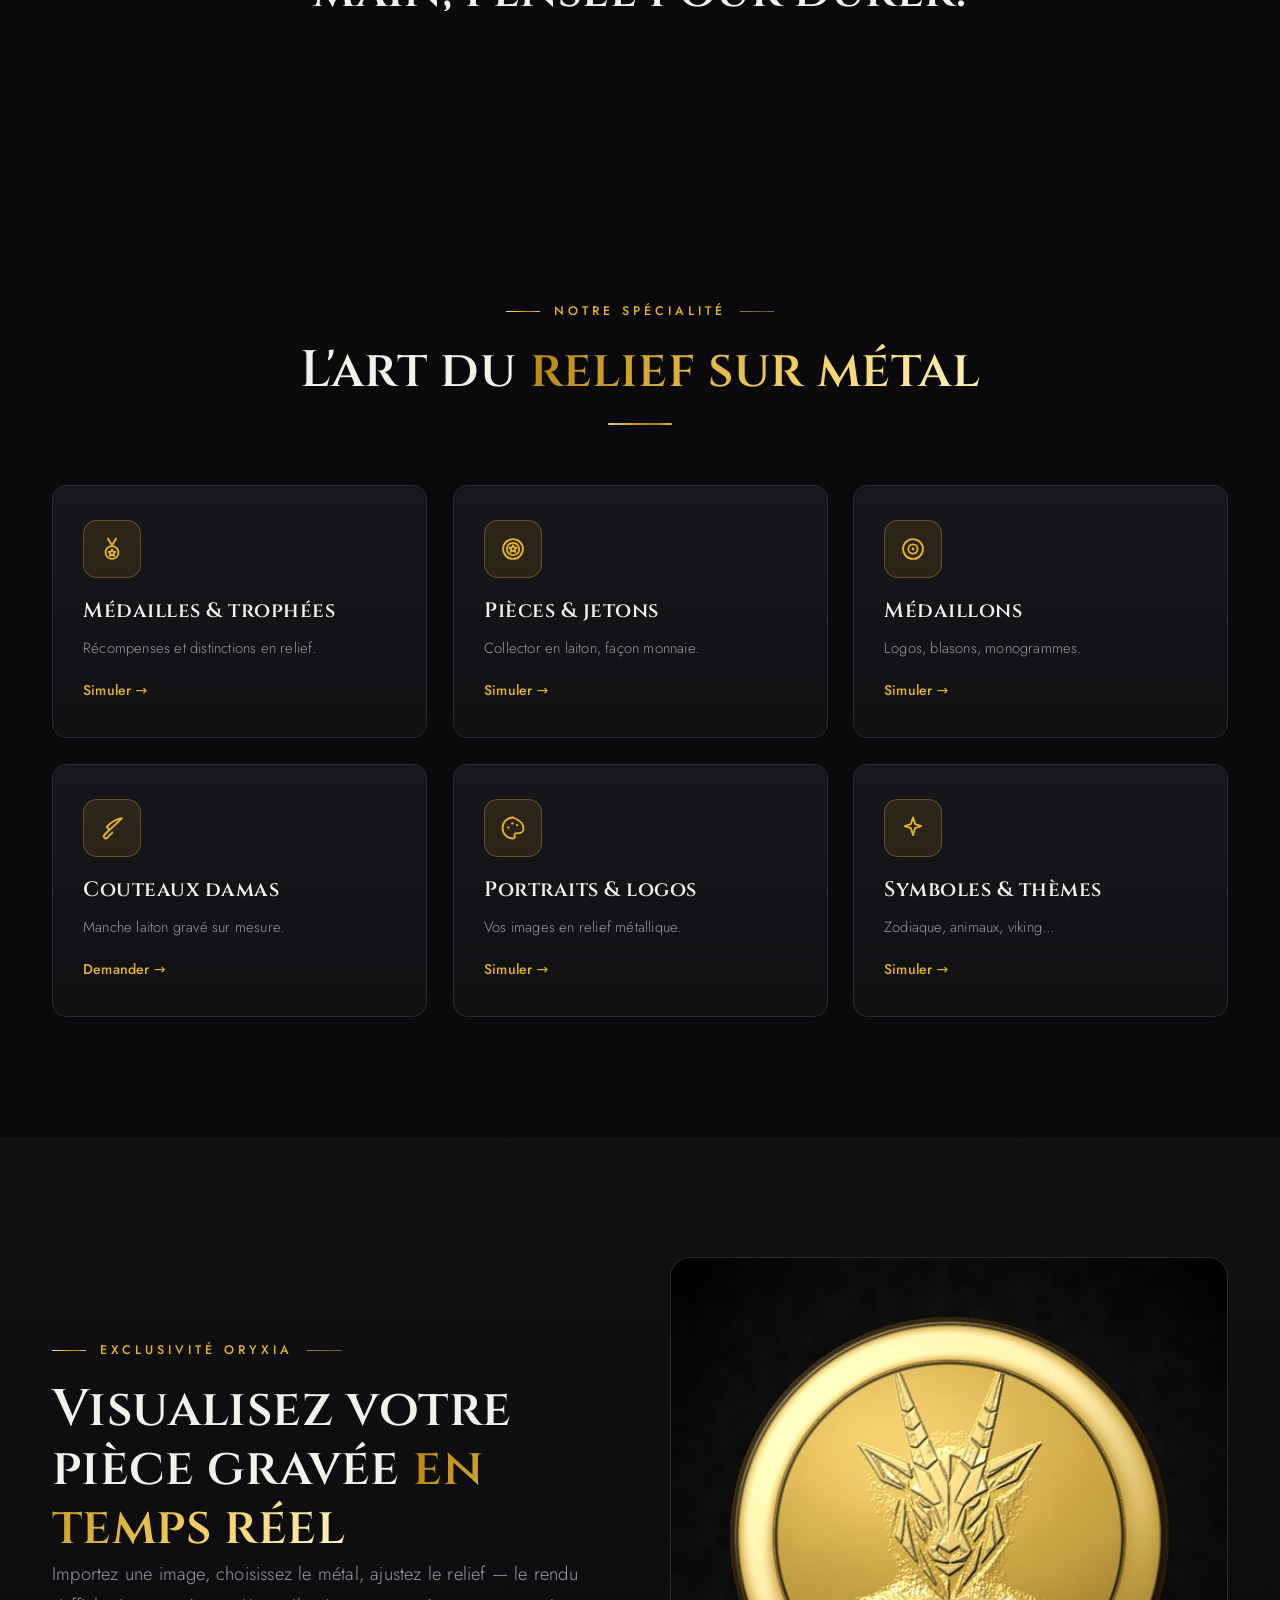
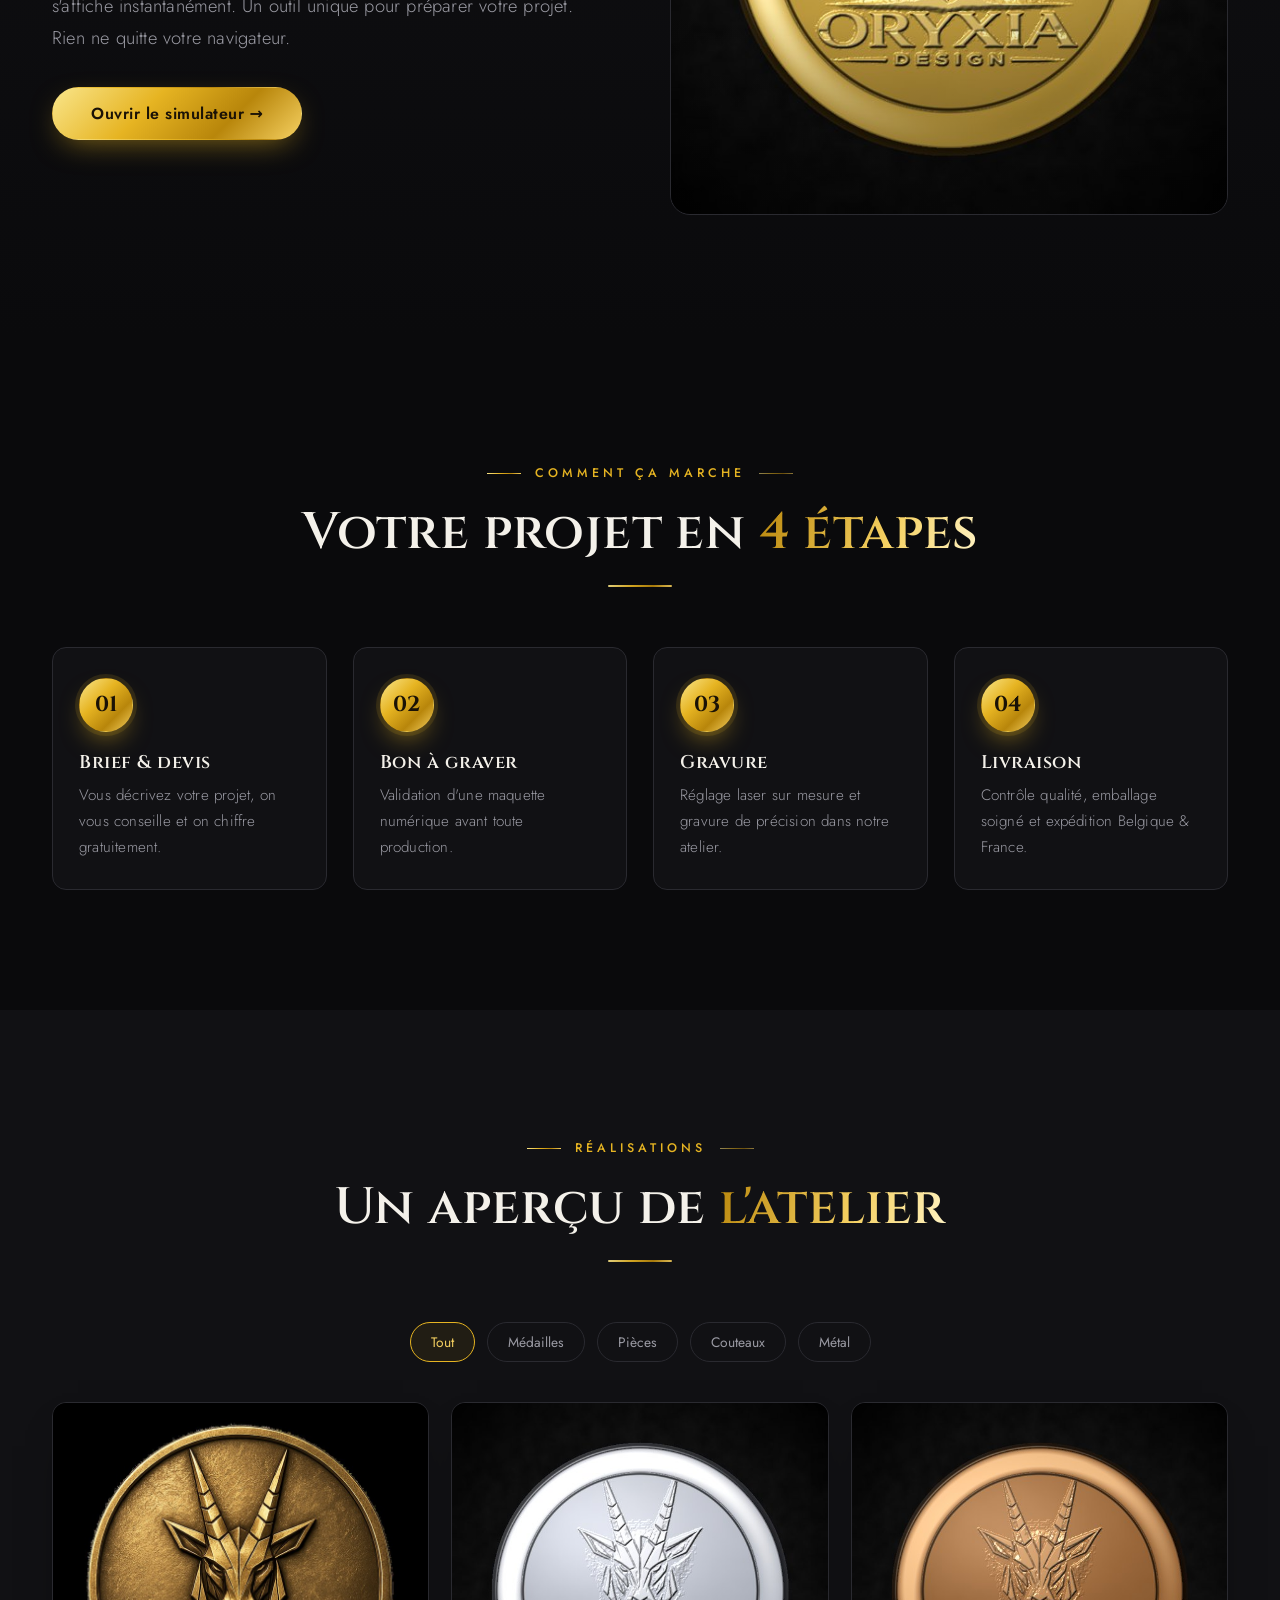
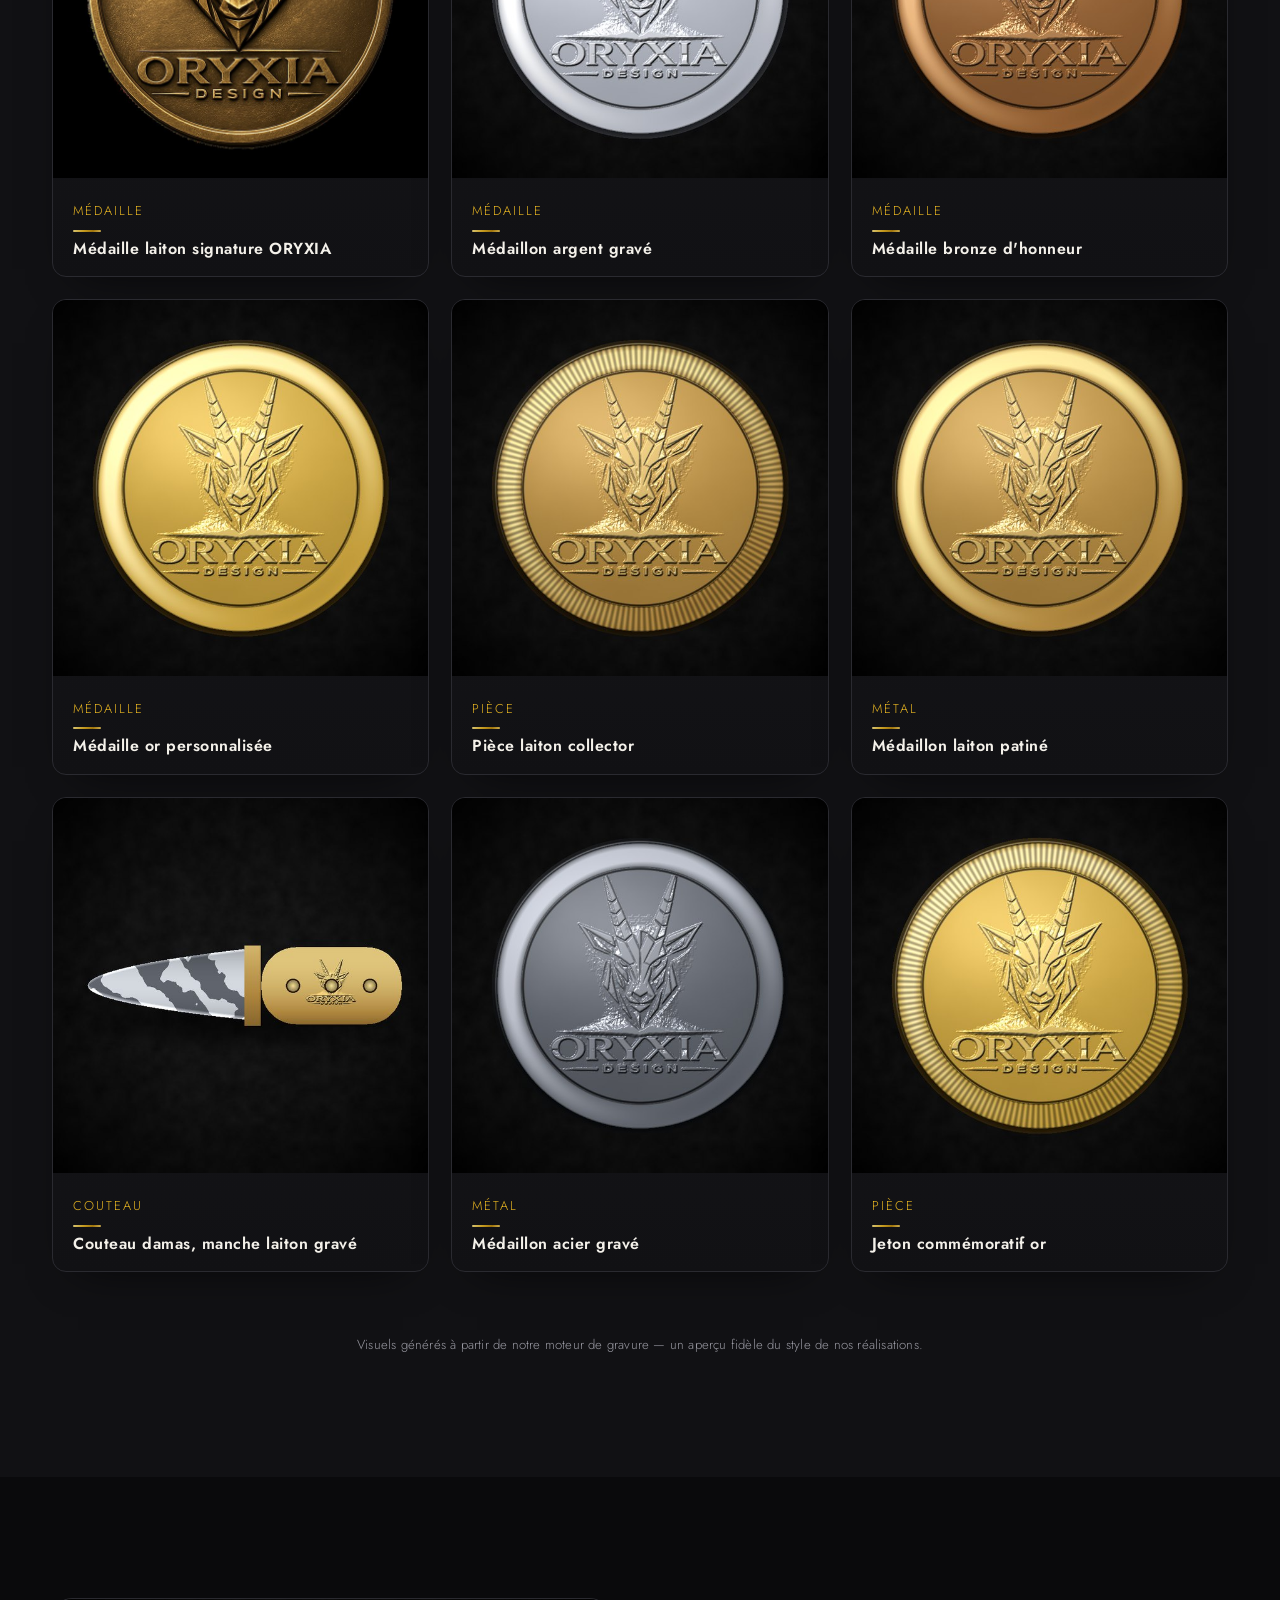
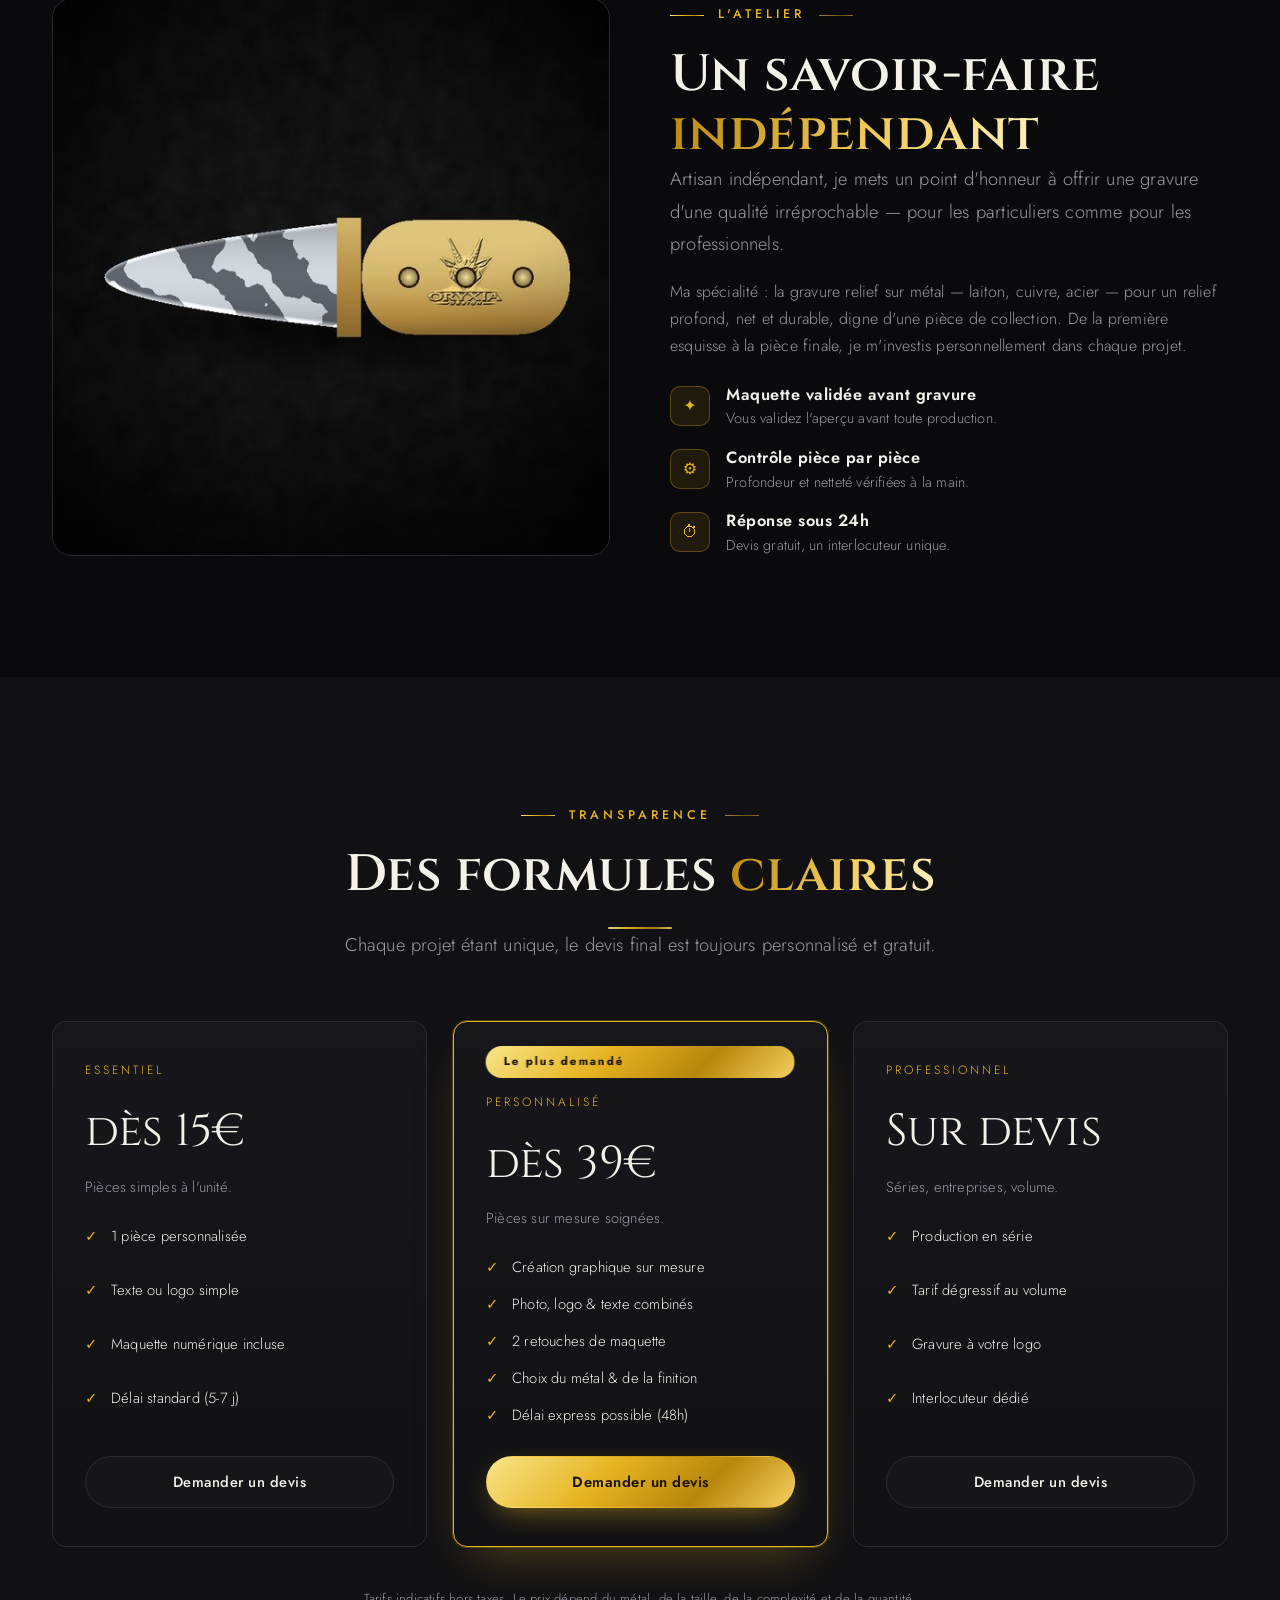
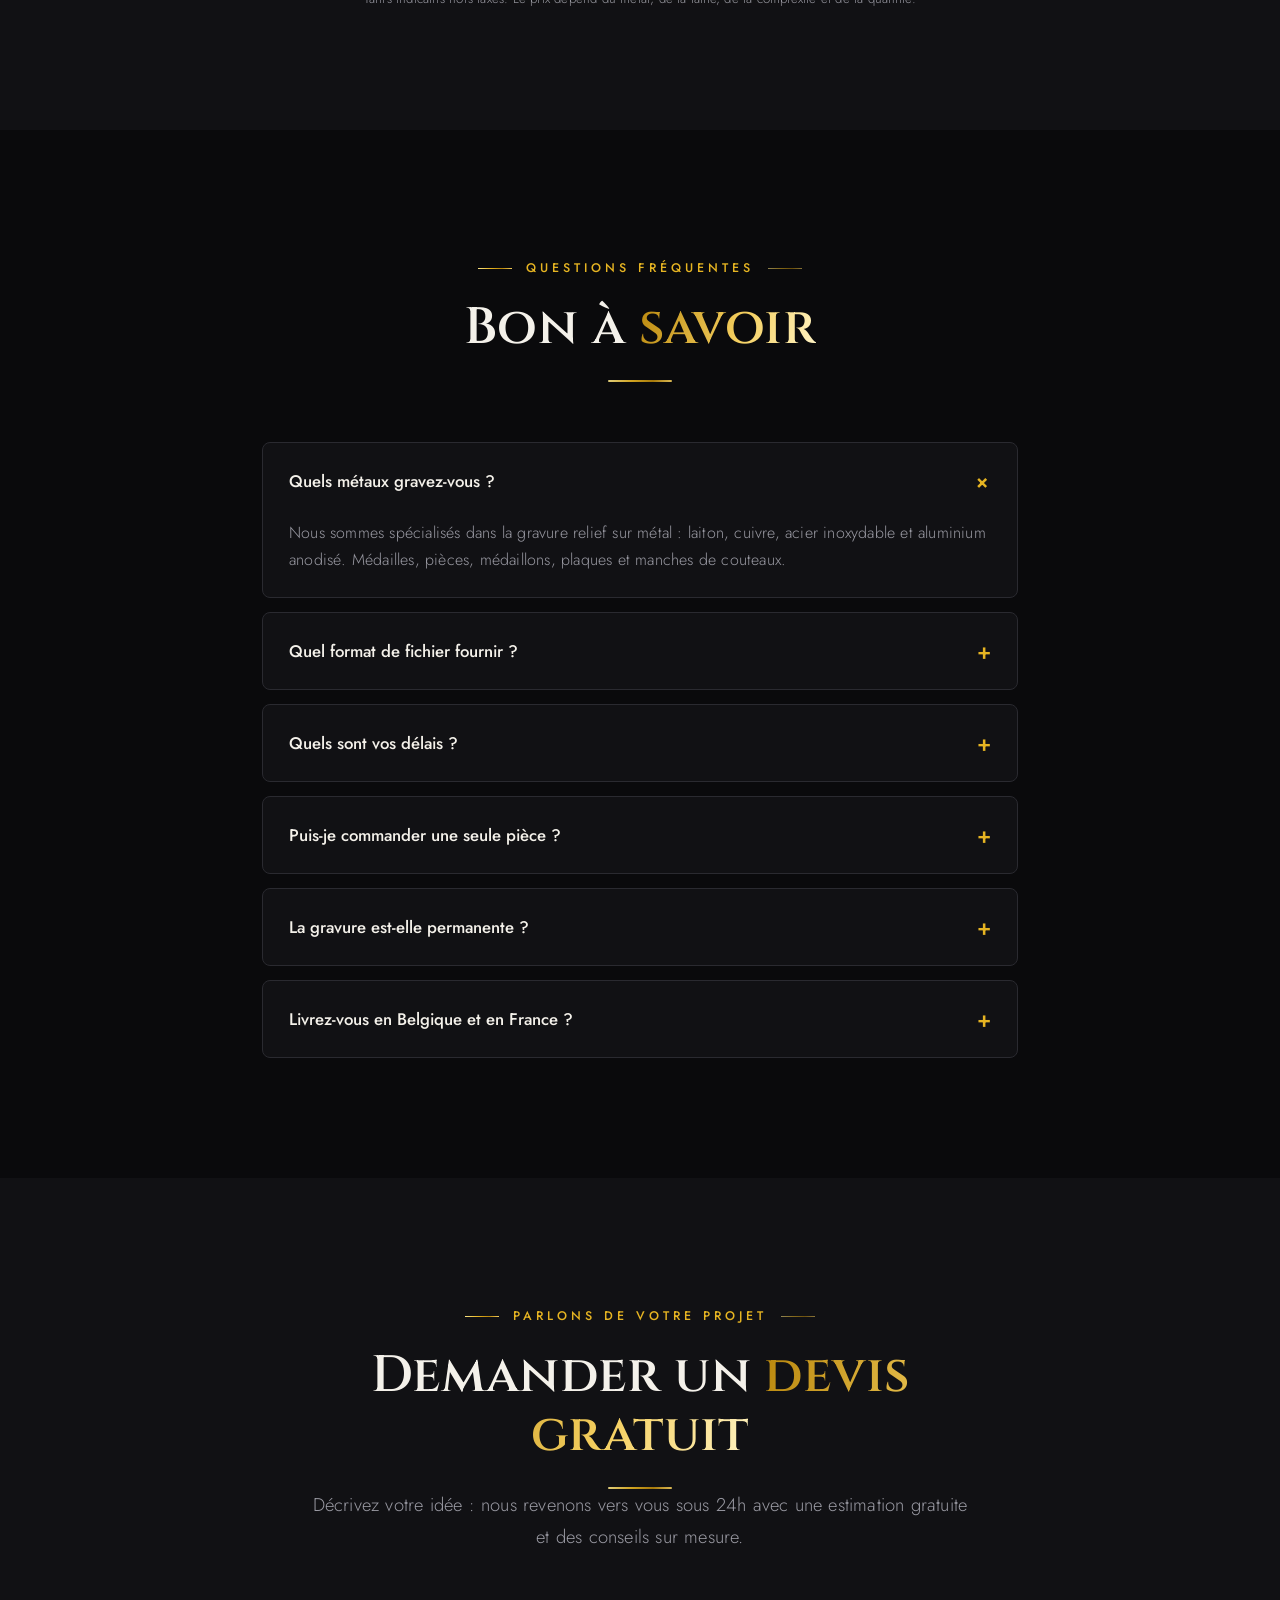
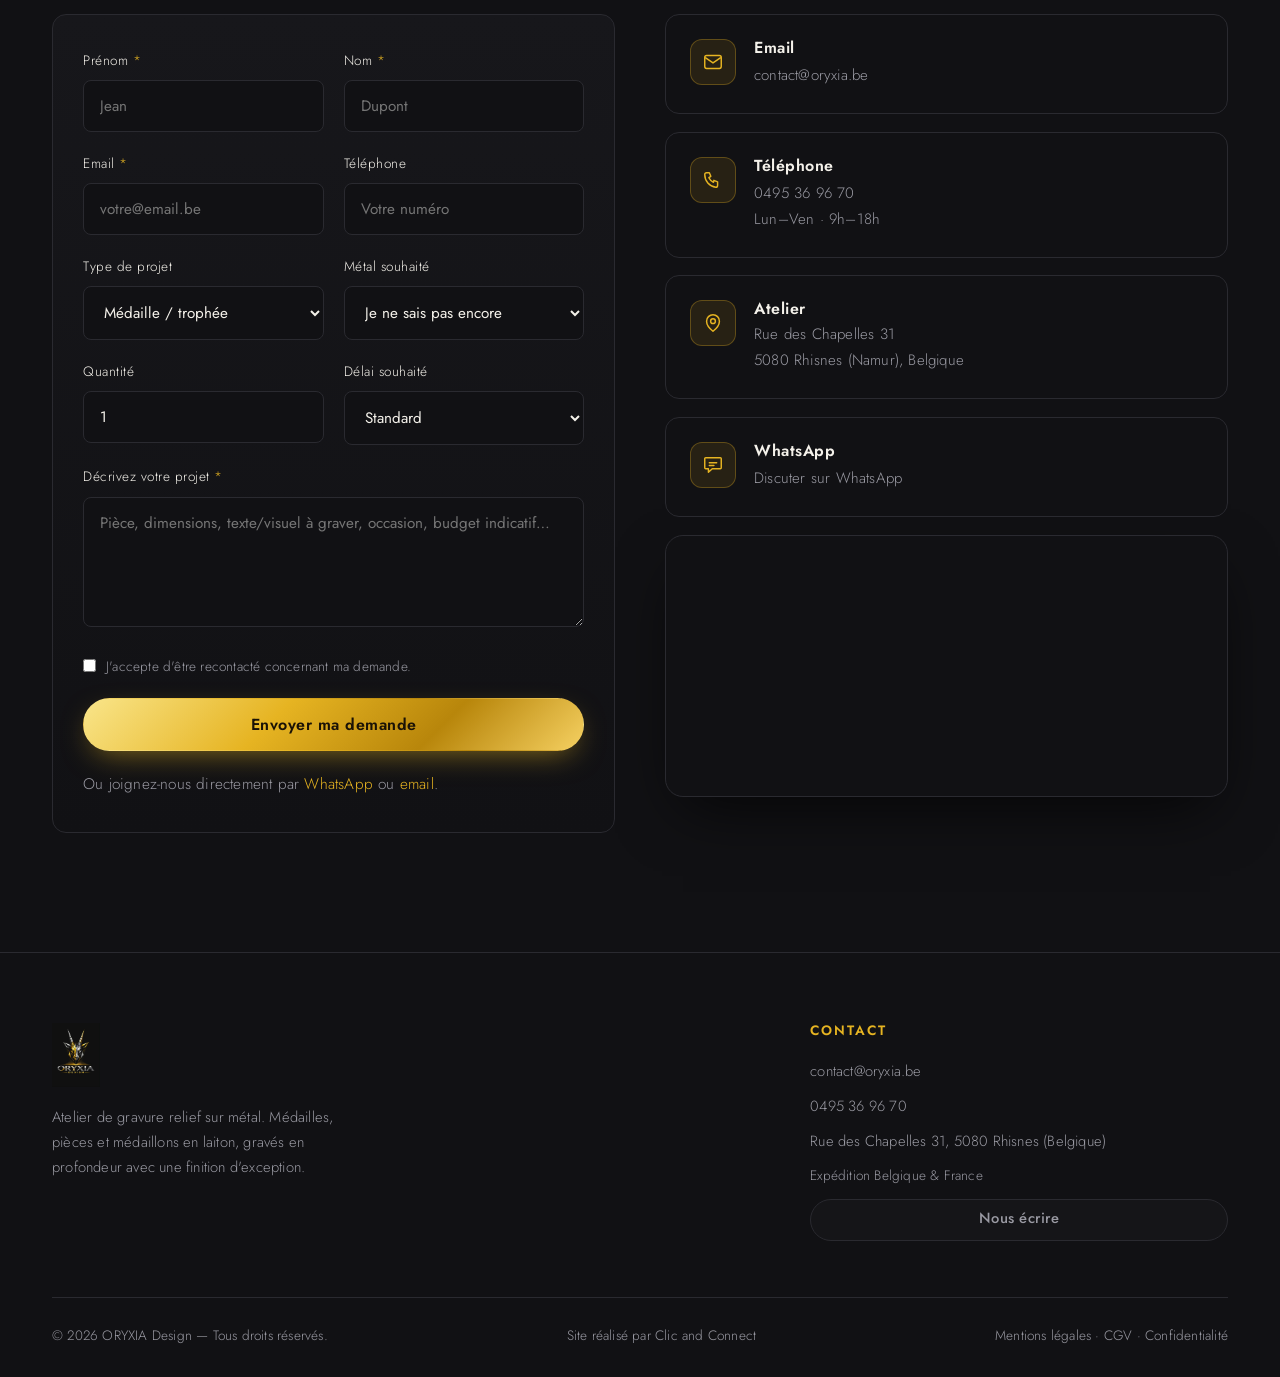
<file: services.html>
<!DOCTYPE html>
<html lang="fr">
<head>
  <meta charset="UTF-8">
  <meta name="viewport" content="width=device-width, initial-scale=1.0">
  <meta http-equiv="refresh" content="0; url=index.html#services">
  <link rel="canonical" href="https://oryxia.be/#services">
  <meta name="robots" content="noindex, follow">
  <title>ORYXIA Design — redirection</title>
  <script>location.replace("index.html#services");</script>
</head>
<body style="background:#0a0a0c;color:#f4f1ea;font-family:system-ui,sans-serif;text-align:center;padding:60px">
  <p>Redirection vers <a href="index.html#services" style="color:#e6b422">ORYXIA Design</a>…</p>
</body>
</html>
</file>
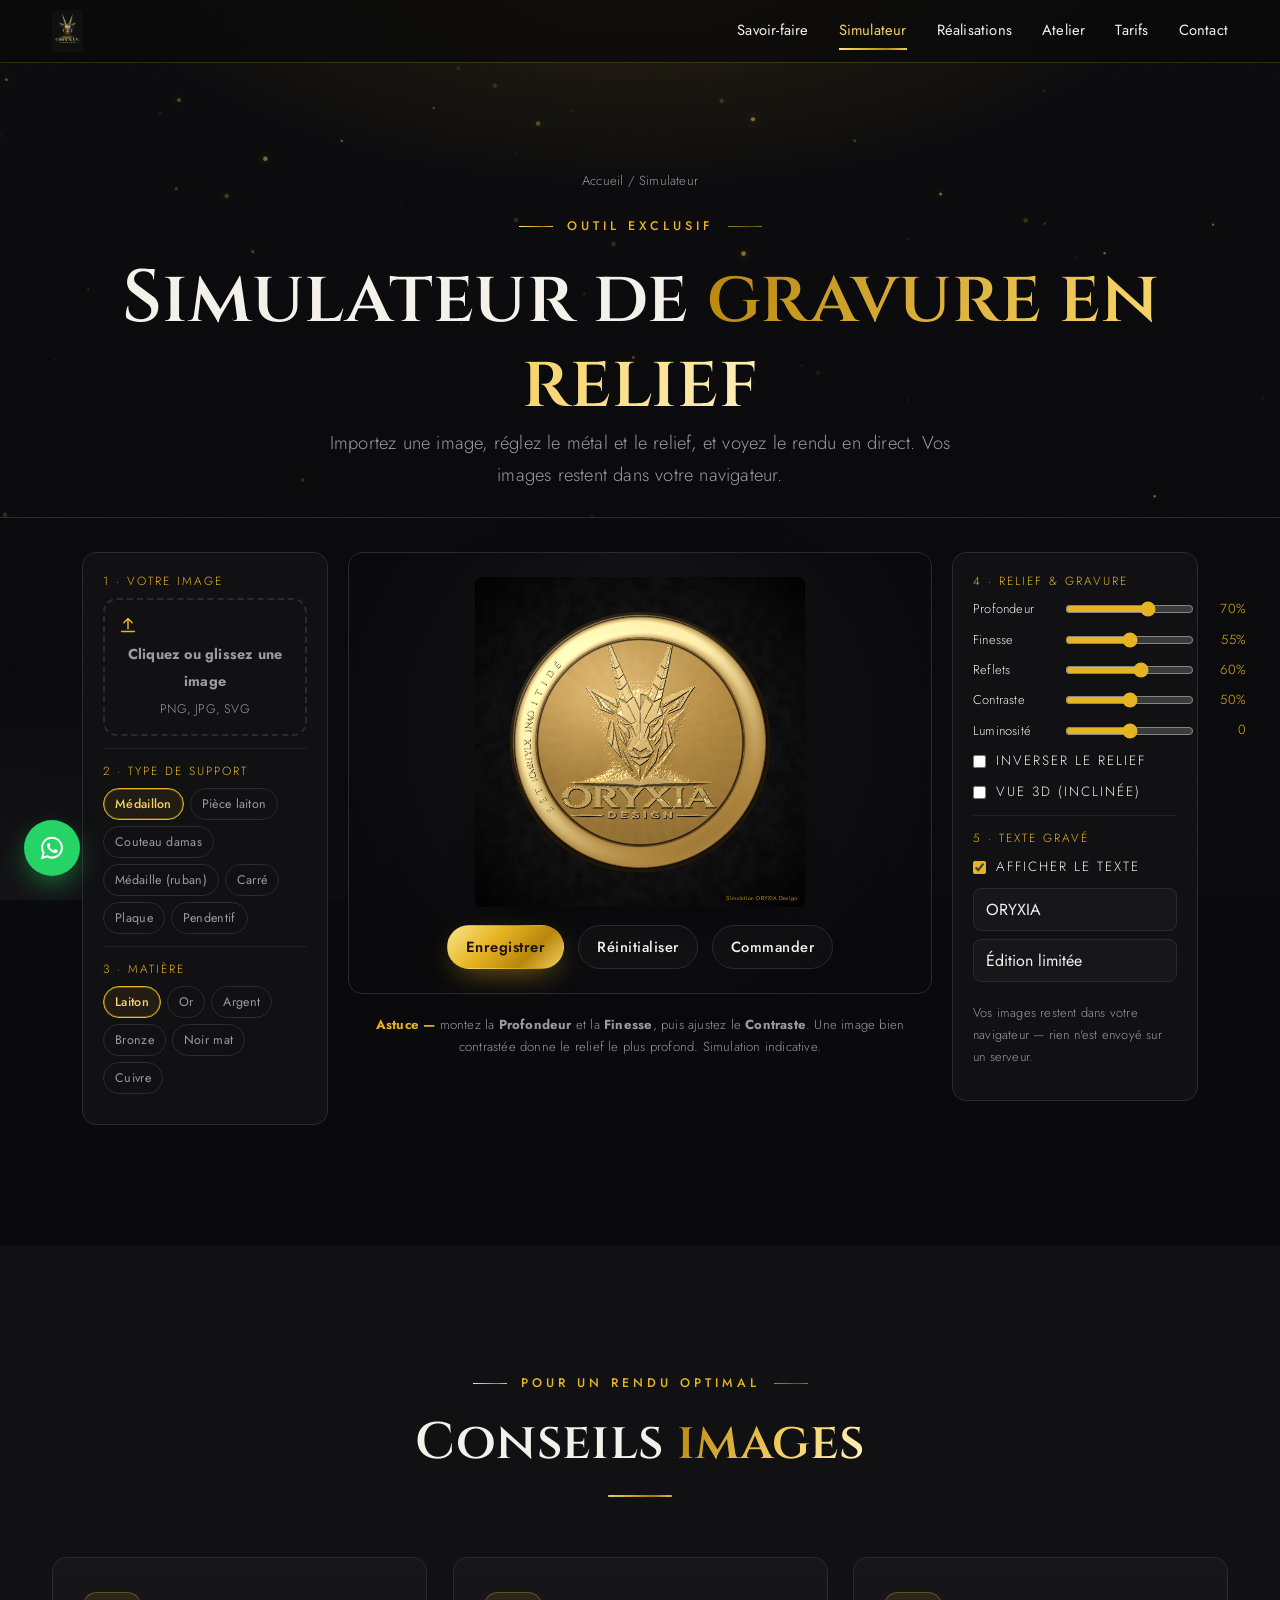
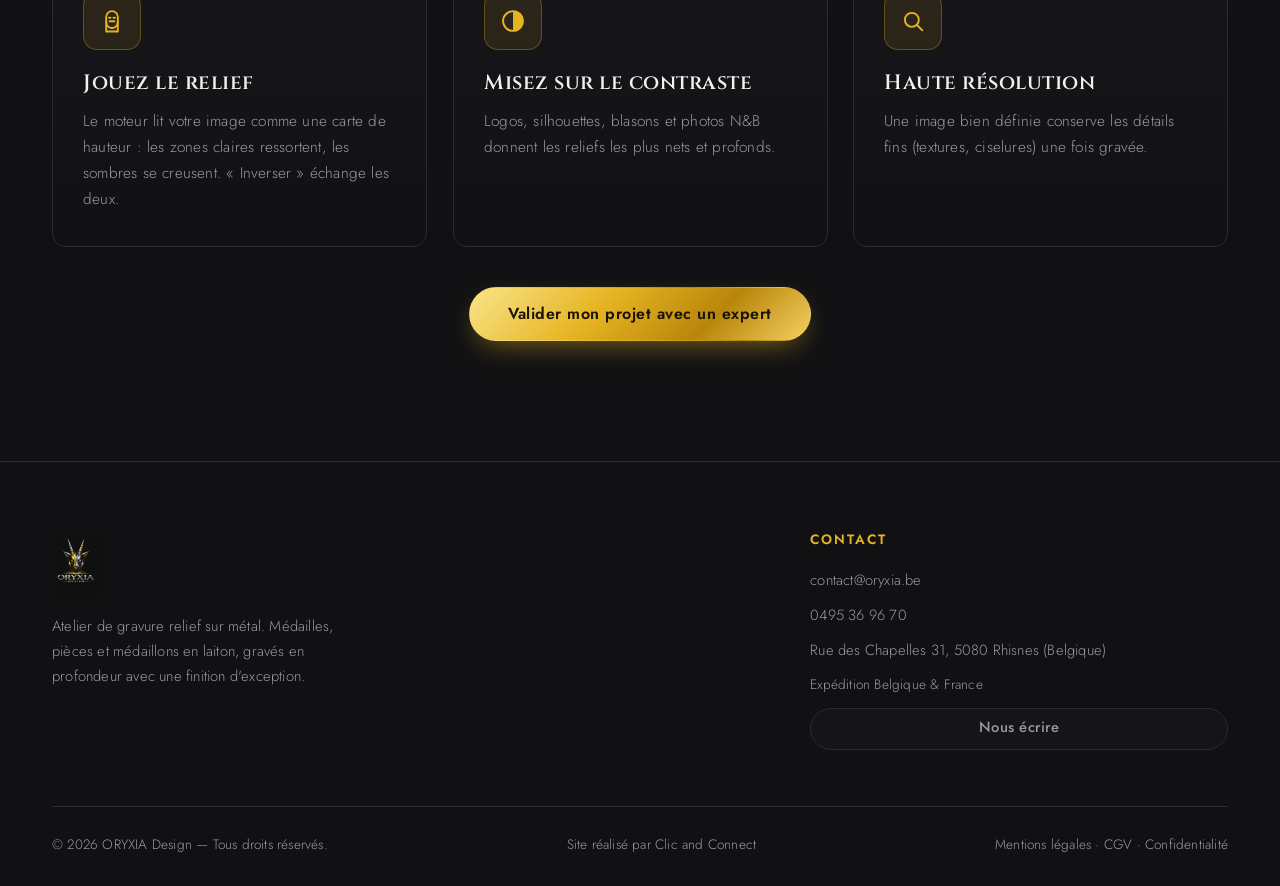
<file: simulateur.html>
<!DOCTYPE html>
<html lang="fr">
<head>
  <meta charset="UTF-8">
  <meta name="viewport" content="width=device-width, initial-scale=1.0, maximum-scale=1.0, user-scalable=no">
  <title>Simulateur de gravure relief — ORYXIA Design</title>
  <meta name="description" content="Importez une image et visualisez instantanément le rendu d'une gravure relief sur médaille, pièce ou médaillon en métal. Choix du métal, profondeur, texte et export PNG.">
  <link rel="icon" href="assets/img/logo.jpeg">
  <link rel="icon" type="image/png" sizes="32x32" href="assets/icons/favicon-32.png">
  <link rel="manifest" href="manifest.json">
  <meta name="mobile-web-app-capable" content="yes">
  <meta name="apple-mobile-web-app-capable" content="yes">
  <meta name="apple-mobile-web-app-status-bar-style" content="black-translucent">
  <meta name="apple-mobile-web-app-title" content="ORYXIA">
  <link rel="preconnect" href="https://fonts.googleapis.com">
  <link rel="preconnect" href="https://fonts.gstatic.com" crossorigin>
  <link href="https://fonts.googleapis.com/css2?family=Cinzel:wght@400;500;600;700&family=Jost:wght@300;400;500;600&display=swap" rel="stylesheet">
  <link rel="stylesheet" href="assets/css/style.css">
  <style>.hidden{display:none}</style>
  <link rel="canonical" href="https://oryxia.be/simulateur.html">
  <meta name="theme-color" content="#0a0a0c">
  <meta name="author" content="ORYXIA Design">
  <meta name="robots" content="index, follow">
  <link rel="apple-touch-icon" href="assets/icons/apple-touch-icon.png">
  <meta property="og:type" content="website">
  <meta property="og:site_name" content="ORYXIA Design">
  <meta property="og:locale" content="fr_BE">
  <meta property="og:title" content="Simulateur de gravure relief — ORYXIA Design">
  <meta property="og:description" content="Importez une image et visualisez le rendu d'une gravure relief sur métal. Choix du métal, profondeur, texte et export PNG.">
  <meta property="og:url" content="https://oryxia.be/simulateur.html">
  <meta property="og:image" content="https://oryxia.be/assets/img/medaille-oryxia.jpg">
  <meta property="og:image:width" content="760">
  <meta property="og:image:height" content="760">
  <meta name="twitter:card" content="summary_large_image">
  <meta name="twitter:title" content="Simulateur de gravure relief — ORYXIA Design">
  <meta name="twitter:description" content="Visualisez le rendu d'une gravure relief sur métal, en temps réel.">
  <meta name="twitter:image" content="https://oryxia.be/assets/img/medaille-oryxia.jpg">
  <script type="application/ld+json">
{"@context": "https://schema.org", "@type": "BreadcrumbList", "itemListElement": [{"@type": "ListItem", "position": 1, "name": "Accueil", "item": "https://oryxia.be/"}, {"@type": "ListItem", "position": 2, "name": "Simulateur", "item": "https://oryxia.be/simulateur.html"}]}
  </script>
</head>
<body>
  <div id="site-header"></div>

  <section class="page-hero" style="padding-bottom:26px">
    <div class="container">
      <p class="breadcrumb"><a href="index.html">Accueil</a> / Simulateur</p>
      <span class="eyebrow" style="justify-content:center">Outil exclusif</span>
      <h1 class="h-xl">Simulateur de <span class="metal-or">gravure en relief</span></h1>
      <p class="lead">Importez une image, réglez le métal et le relief, et voyez le rendu en direct. Vos images restent dans votre navigateur.</p>
    </div>
  </section>

  <section class="section" style="padding-top:34px">
    <div class="container container-wide">
      <div class="sim-wrap">

        <!-- COLONNE GAUCHE : image, support, matière -->
        <aside class="sim-panel">
          <div class="sim-group">
            <label>1 · Votre image</label>
            <div class="dropzone" id="sim-drop">
              <div class="dz-ico">⬆</div>
              <strong>Cliquez ou glissez une image</strong>
              <div style="font-size:.78rem;margin-top:4px">PNG, JPG, SVG</div>
            </div>
            <input type="file" id="sim-file" accept="image/*" hidden>
          </div>
          <div class="sim-group">
            <label>2 · Type de support</label>
            <div class="chips">
              <button class="chip active" data-shape="round">Médaillon</button>
              <button class="chip" data-shape="coin">Pièce laiton</button>
              <button class="chip" data-shape="knife">Couteau damas</button>
              <button class="chip" data-shape="medal">Médaille (ruban)</button>
              <button class="chip" data-shape="square">Carré</button>
              <button class="chip" data-shape="plaque">Plaque</button>
              <button class="chip" data-shape="tag">Pendentif</button>
            </div>
          </div>
          <div class="sim-group">
            <label>3 · Matière</label>
            <div class="chips">
              <button class="chip active" data-mat="laiton">Laiton</button>
              <button class="chip" data-mat="or">Or</button>
              <button class="chip" data-mat="argent">Argent</button>
              <button class="chip" data-mat="bronze">Bronze</button>
              <button class="chip" data-mat="noir">Noir mat</button>
              <button class="chip" data-mat="cuivre">Cuivre</button>
            </div>
          </div>
        </aside>

        <!-- CENTRE : aperçu -->
        <div class="sim-center">
          <div class="sim-stage">
            <canvas id="sim-canvas"></canvas>
            <div class="sim-actions">
              <button class="btn btn-or" id="sim-download">Enregistrer</button>
              <button class="btn btn-ghost" id="sim-reset">Réinitialiser</button>
              <a href="index.html#contact" class="btn btn-ghost">Commander</a>
            </div>
          </div>
          <p class="form-note center mt-40" style="margin-top:20px"><strong class="text-or">Astuce —</strong> montez la <strong>Profondeur</strong> et la <strong>Finesse</strong>, puis ajustez le <strong>Contraste</strong>. Une image bien contrastée donne le relief le plus profond. Simulation indicative.</p>
        </div>

        <!-- COLONNE DROITE : relief, texte -->
        <aside class="sim-panel">
          <div class="sim-group">
            <label>4 · Relief & gravure</label>
            <div class="slider-row"><label>Profondeur</label><input type="range" id="ctl-depth" min="10" max="100" value="70"><span class="val" id="ctl-depth-val">70%</span></div>
            <div class="slider-row"><label>Finesse</label><input type="range" id="ctl-detail" min="10" max="100" value="55"><span class="val" id="ctl-detail-val">55%</span></div>
            <div class="slider-row"><label>Reflets</label><input type="range" id="ctl-polish" min="0" max="100" value="55"><span class="val" id="ctl-polish-val">55%</span></div>
            <div class="slider-row"><label>Contraste</label><input type="range" id="ctl-contrast" min="0" max="100" value="45"><span class="val" id="ctl-contrast-val">45%</span></div>
            <div class="slider-row"><label>Luminosité</label><input type="range" id="ctl-bright" min="-80" max="80" value="0"><span class="val" id="ctl-bright-val">0</span></div>
            <label style="display:flex;align-items:center;gap:10px;font-size:.84rem;color:var(--blanc);margin-top:8px;cursor:pointer">
              <input type="checkbox" id="ctl-invert" style="accent-color:var(--or)"> Inverser le relief
            </label>
            <label style="display:flex;align-items:center;gap:10px;font-size:.84rem;color:var(--blanc);margin-top:8px;cursor:pointer">
              <input type="checkbox" id="ctl-tilt" style="accent-color:var(--or)"> Vue 3D (inclinée)
            </label>
          </div>
          <div class="sim-group">
            <label>5 · Texte gravé</label>
            <label style="display:flex;align-items:center;gap:10px;font-size:.84rem;color:var(--blanc);margin-bottom:10px;cursor:pointer">
              <input type="checkbox" id="ctl-showtext" checked style="accent-color:var(--or)"> Afficher le texte
            </label>
            <input type="text" id="ctl-text" class="field text-input-mini" value="ORYXIA" placeholder="Titre" style="background:var(--noir-3);border:1px solid var(--gris);border-radius:8px;color:var(--blanc)">
            <input type="text" id="ctl-subtext" class="field text-input-mini" value="Édition limitée" placeholder="Sous-titre" style="background:var(--noir-3);border:1px solid var(--gris);border-radius:8px;color:var(--blanc)">
          </div>
          <p class="hint" style="margin-top:8px">Vos images restent dans votre navigateur — rien n'est envoyé sur un serveur.</p>
        </aside>

      </div>
    </div>
  </section>

  <section class="section bg-2">
    <div class="container">
      <div class="section-head reveal">
        <span class="eyebrow" style="justify-content:center">Pour un rendu optimal</span>
        <h2 class="h-lg">Conseils <span class="metal-or">images</span></h2>
      </div>
      <div class="grid grid-3">
        <div class="card reveal"><div class="ico">🗿</div><h3>Jouez le relief</h3><p>Le moteur lit votre image comme une carte de hauteur : les zones claires ressortent, les sombres se creusent. « Inverser » échange les deux.</p></div>
        <div class="card reveal d1"><div class="ico">🌓</div><h3>Misez sur le contraste</h3><p>Logos, silhouettes, blasons et photos N&B donnent les reliefs les plus nets et profonds.</p></div>
        <div class="card reveal d2"><div class="ico">🔍</div><h3>Haute résolution</h3><p>Une image bien définie conserve les détails fins (textures, ciselures) une fois gravée.</p></div>
      </div>
      <div class="center mt-40 reveal"><a href="index.html#contact" class="btn btn-or btn-lg">Valider mon projet avec un expert</a></div>
    </div>
  </section>

  <div id="site-footer"></div>
  <script src="assets/js/main.js" defer></script>
  <script src="assets/js/simulateur.js" defer></script>
</body>
</html>
</file>
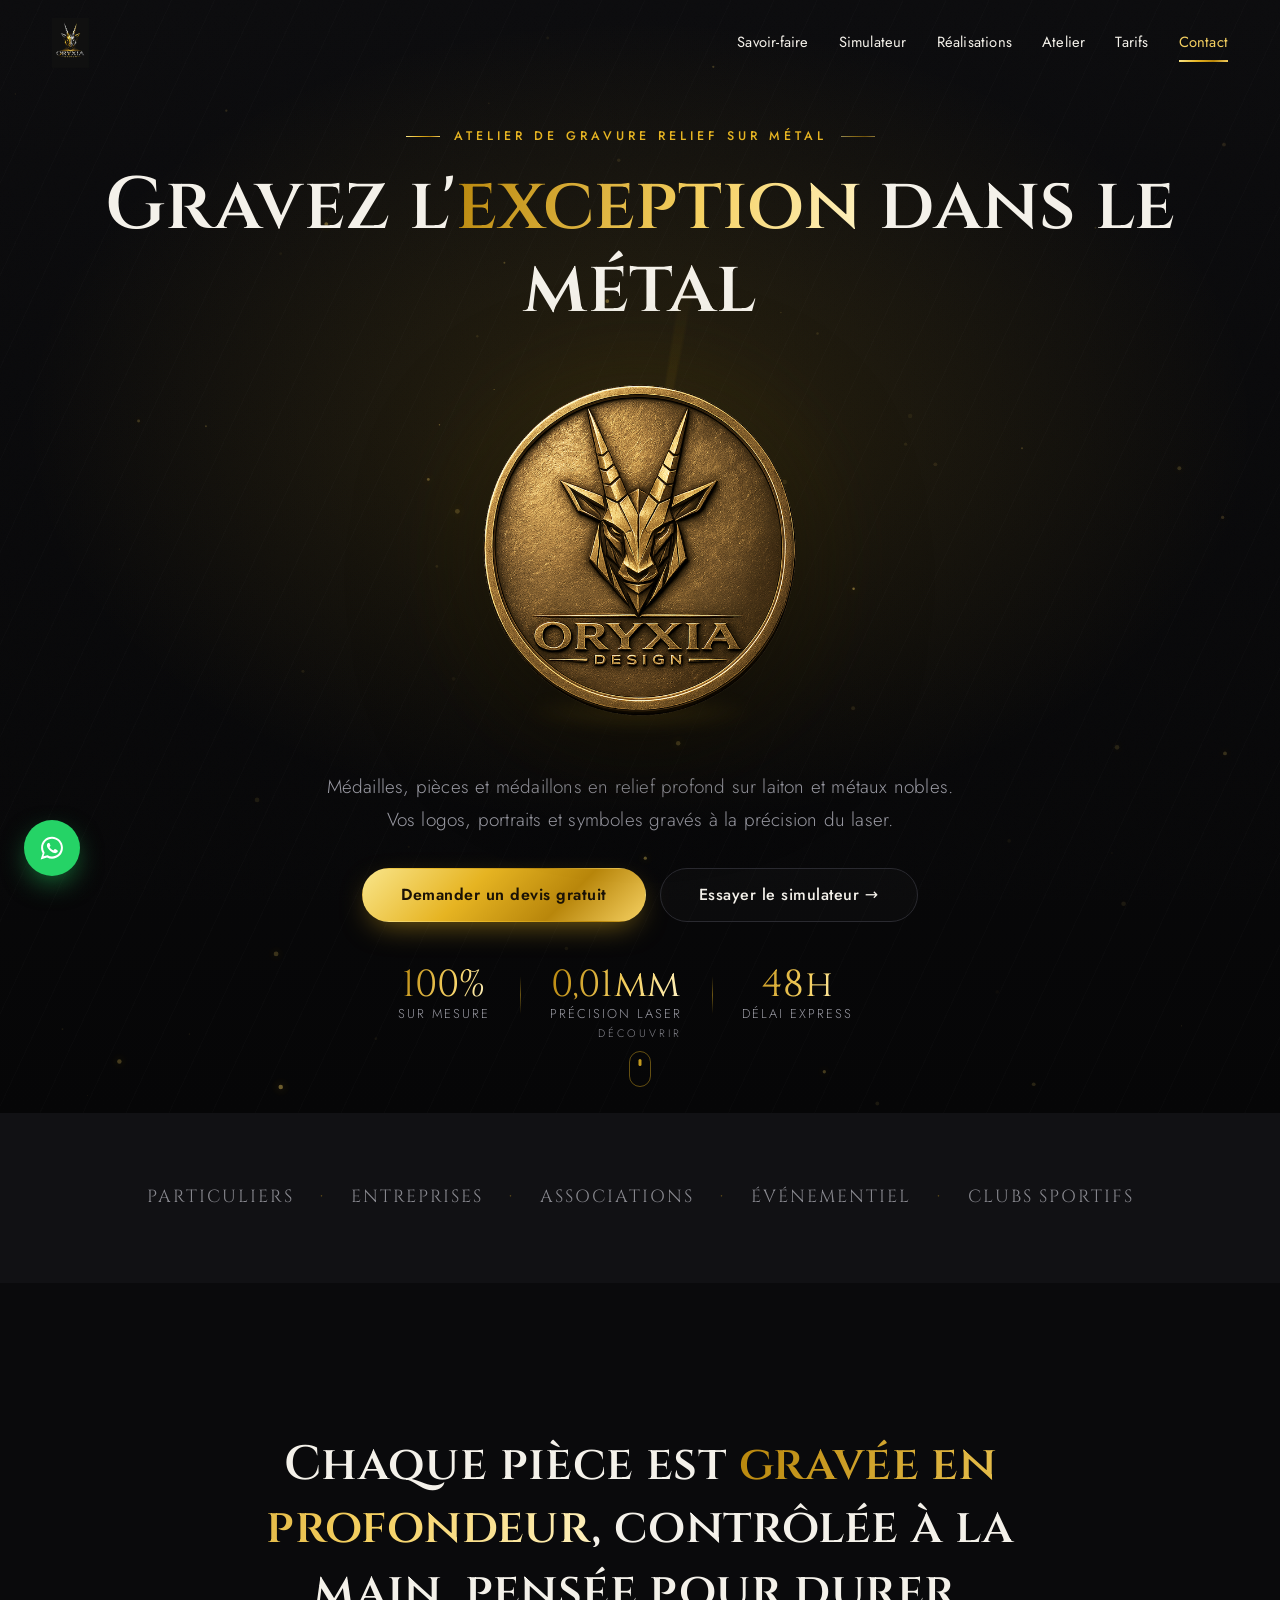
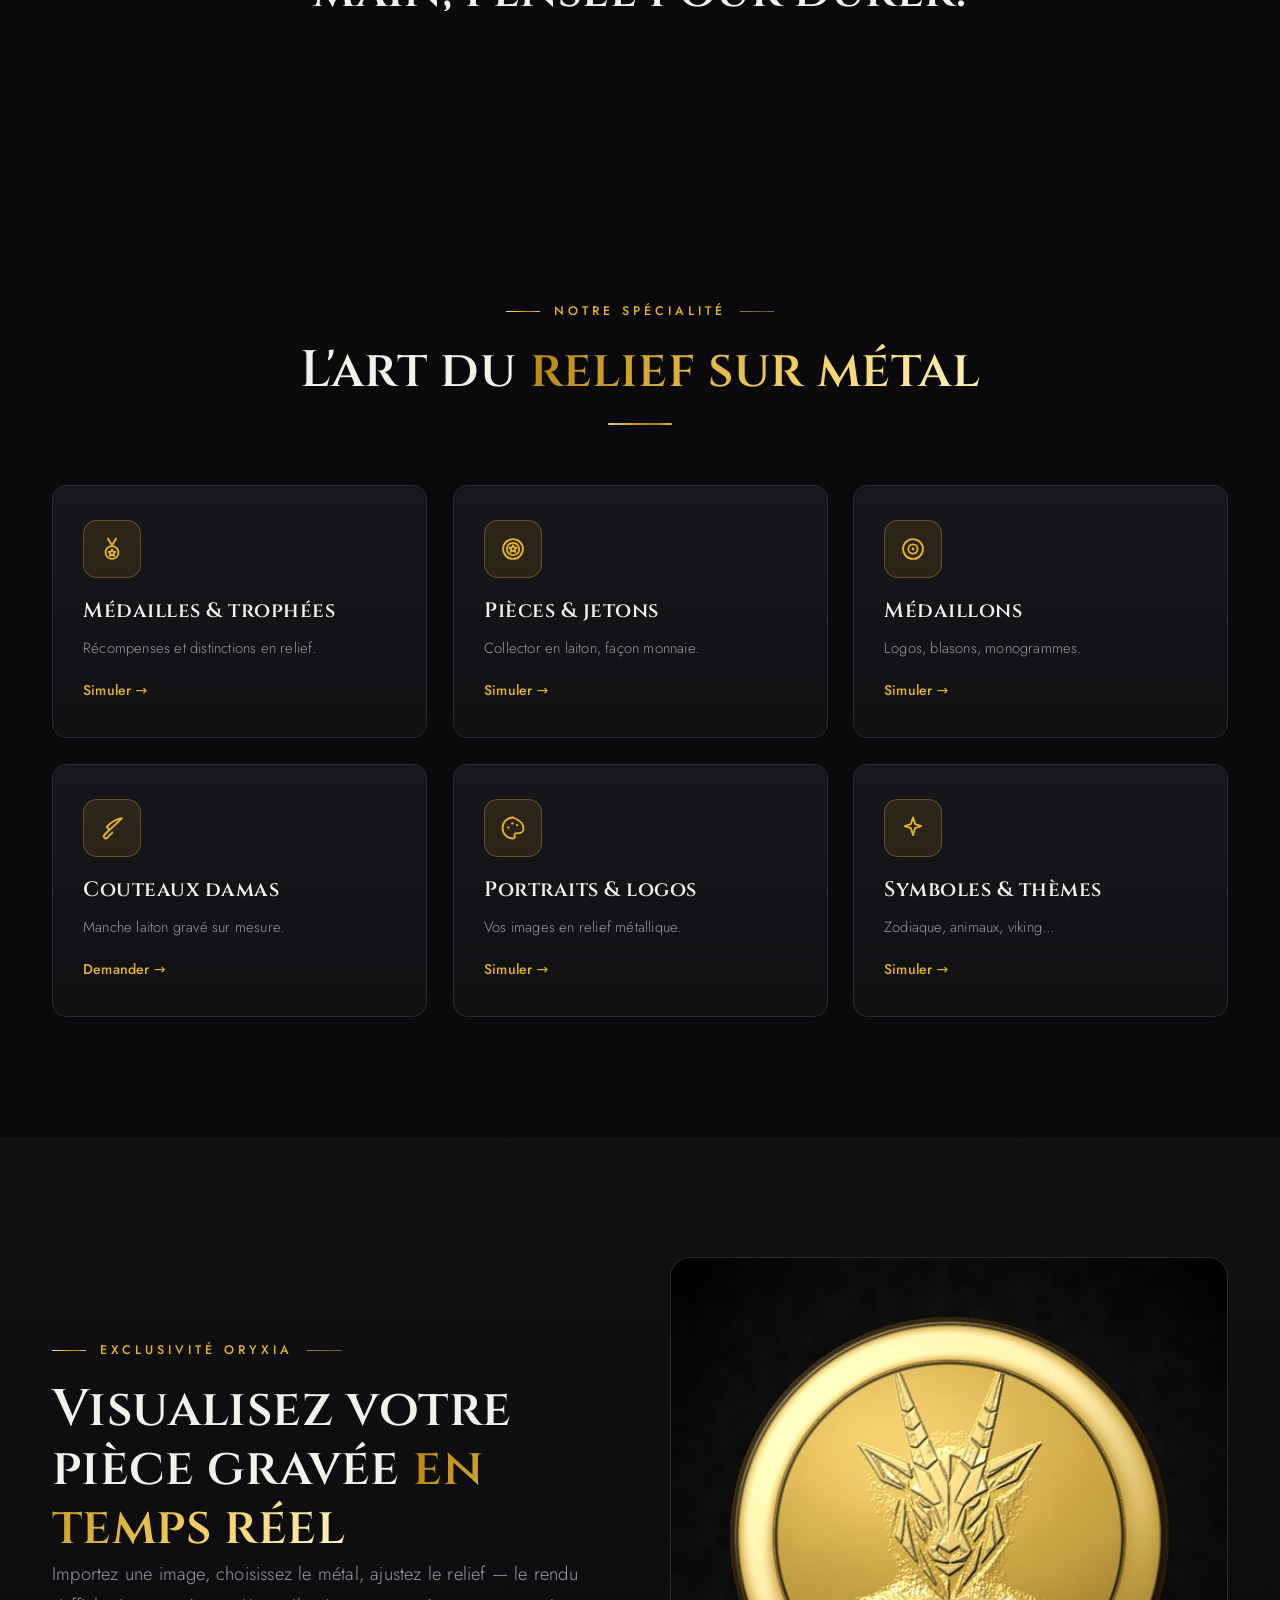
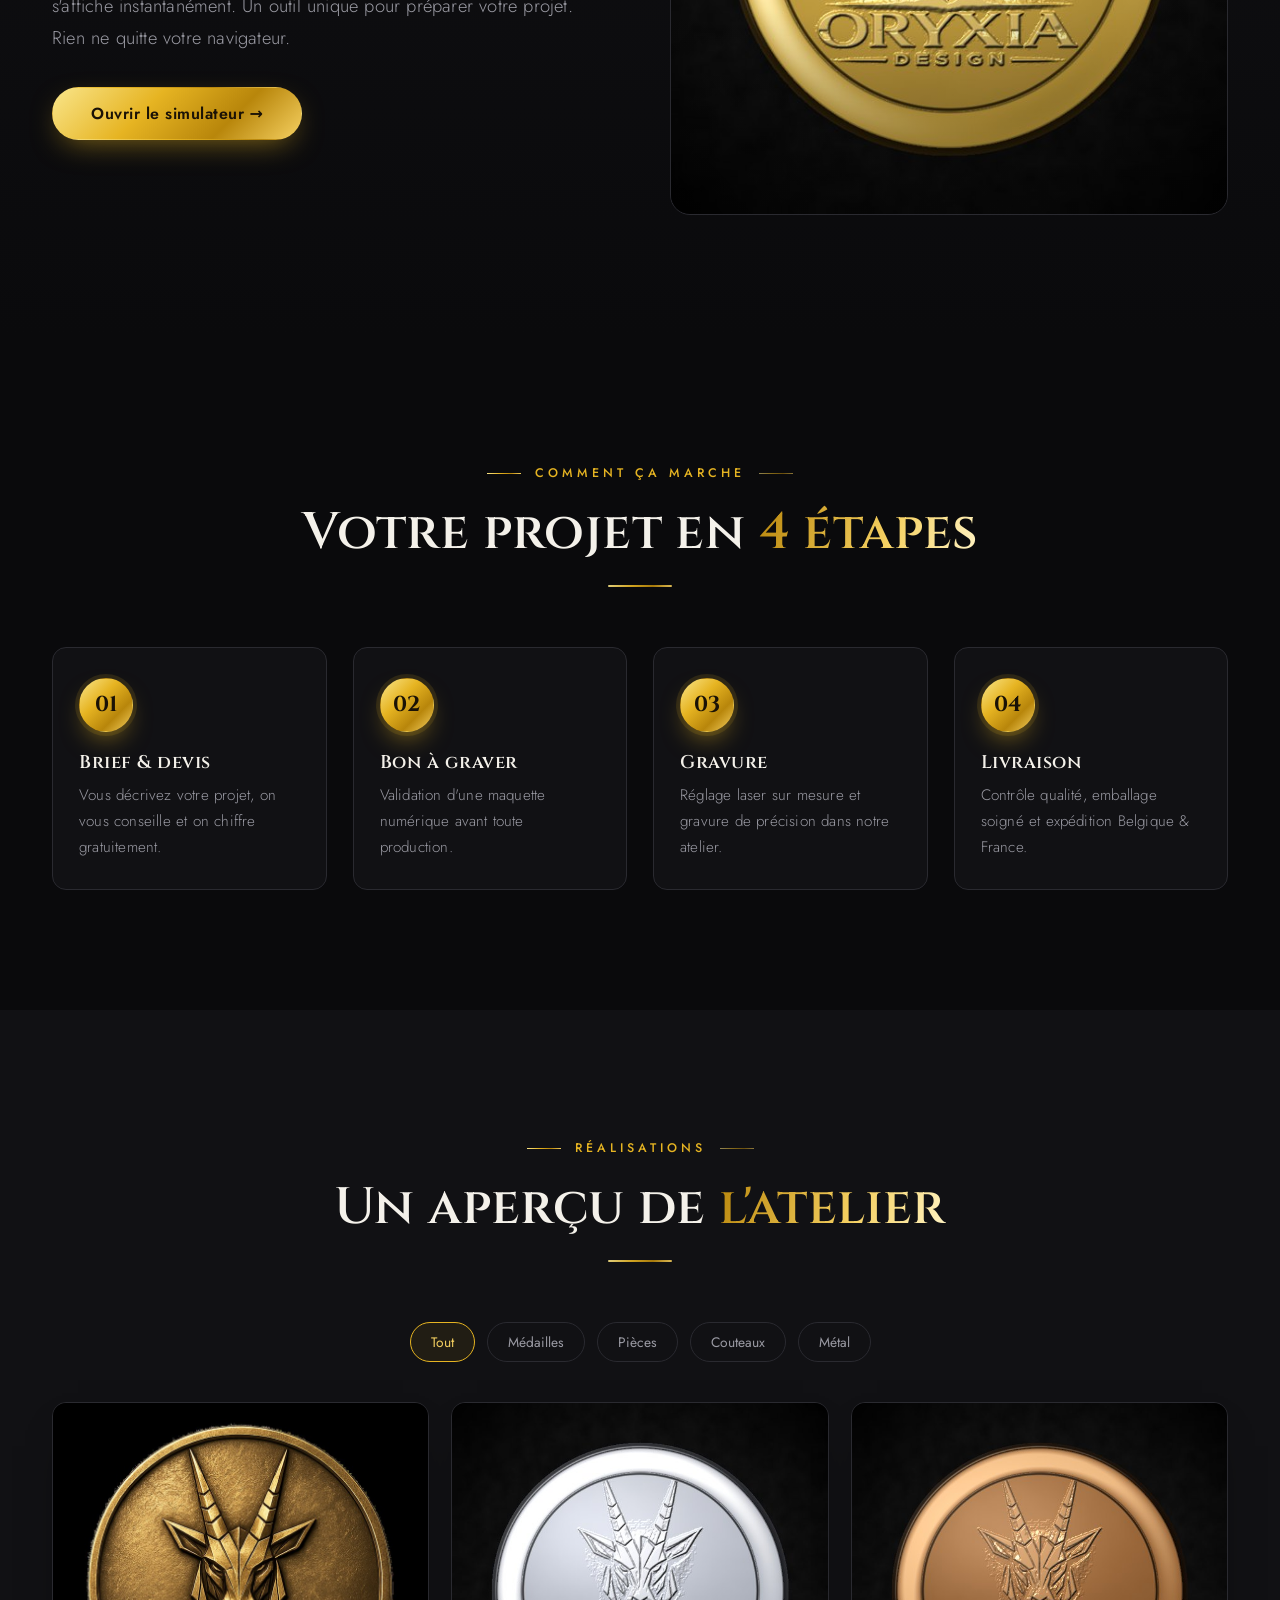
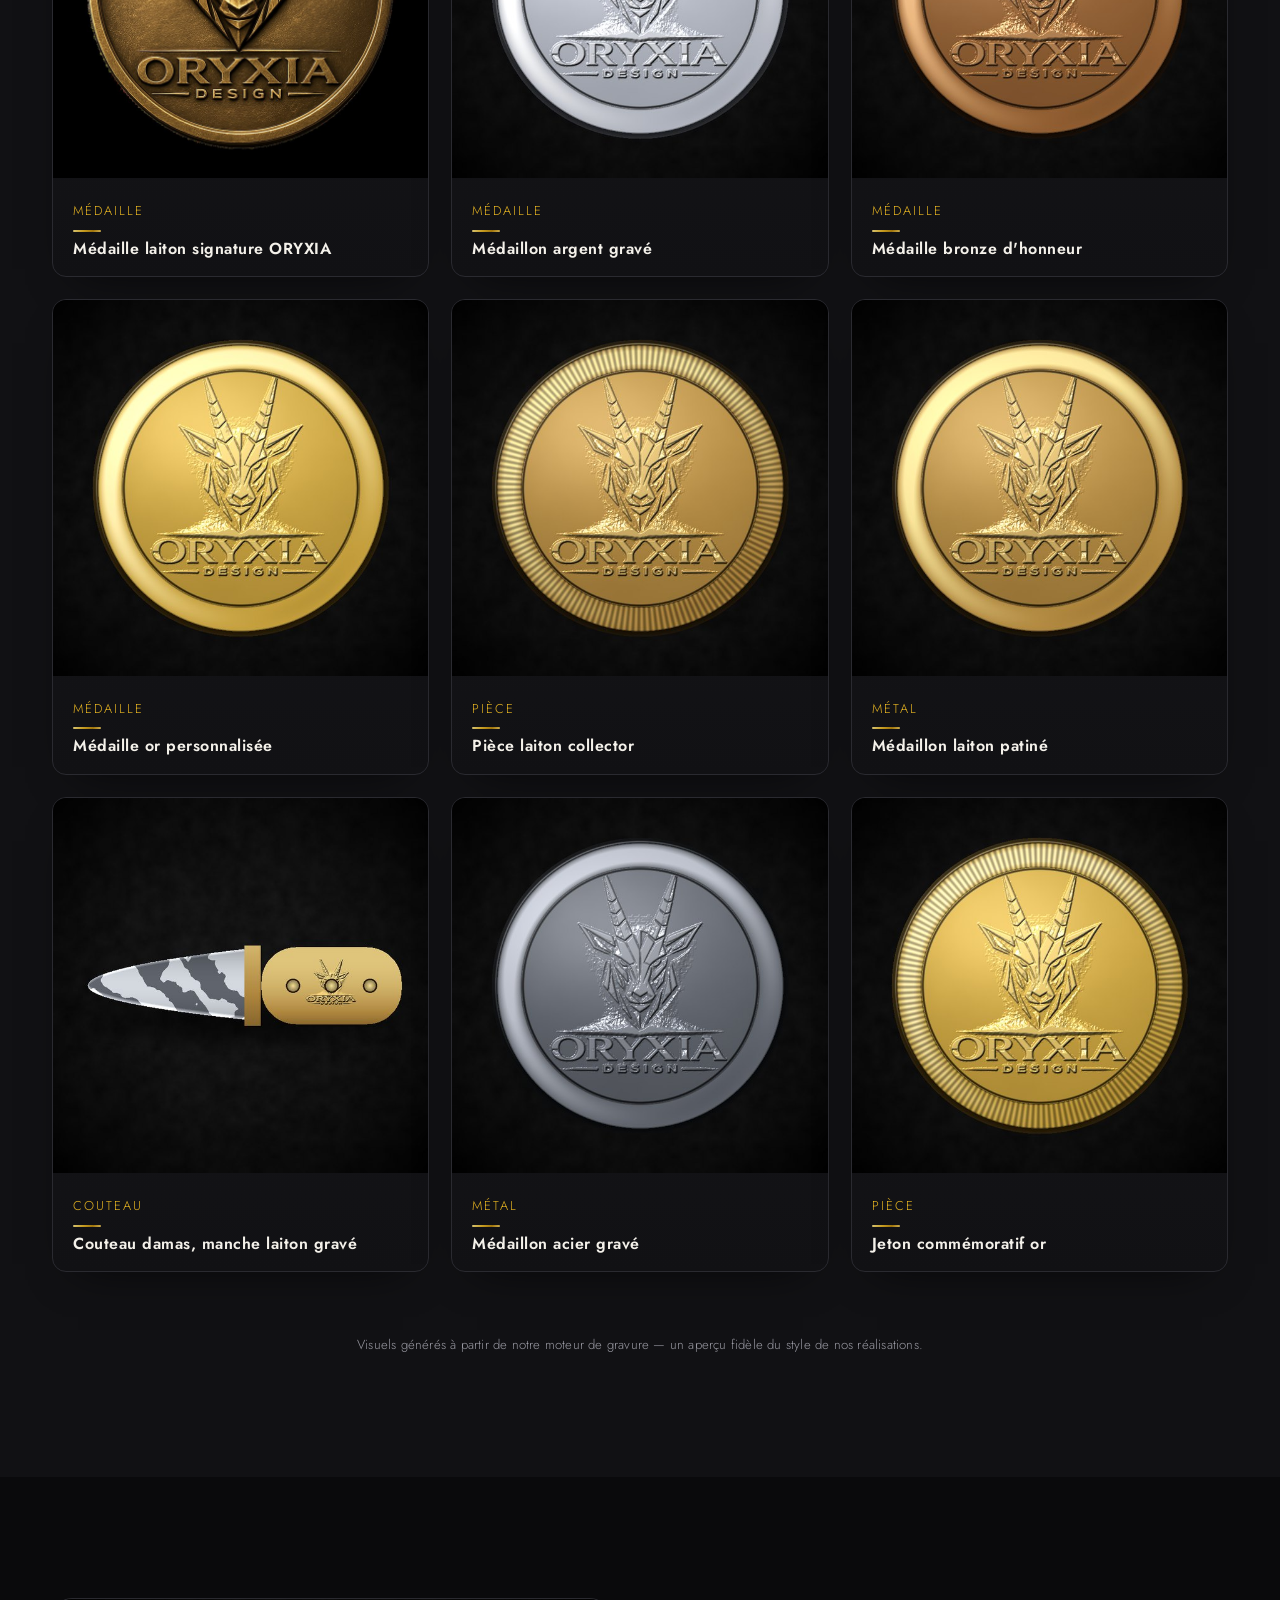
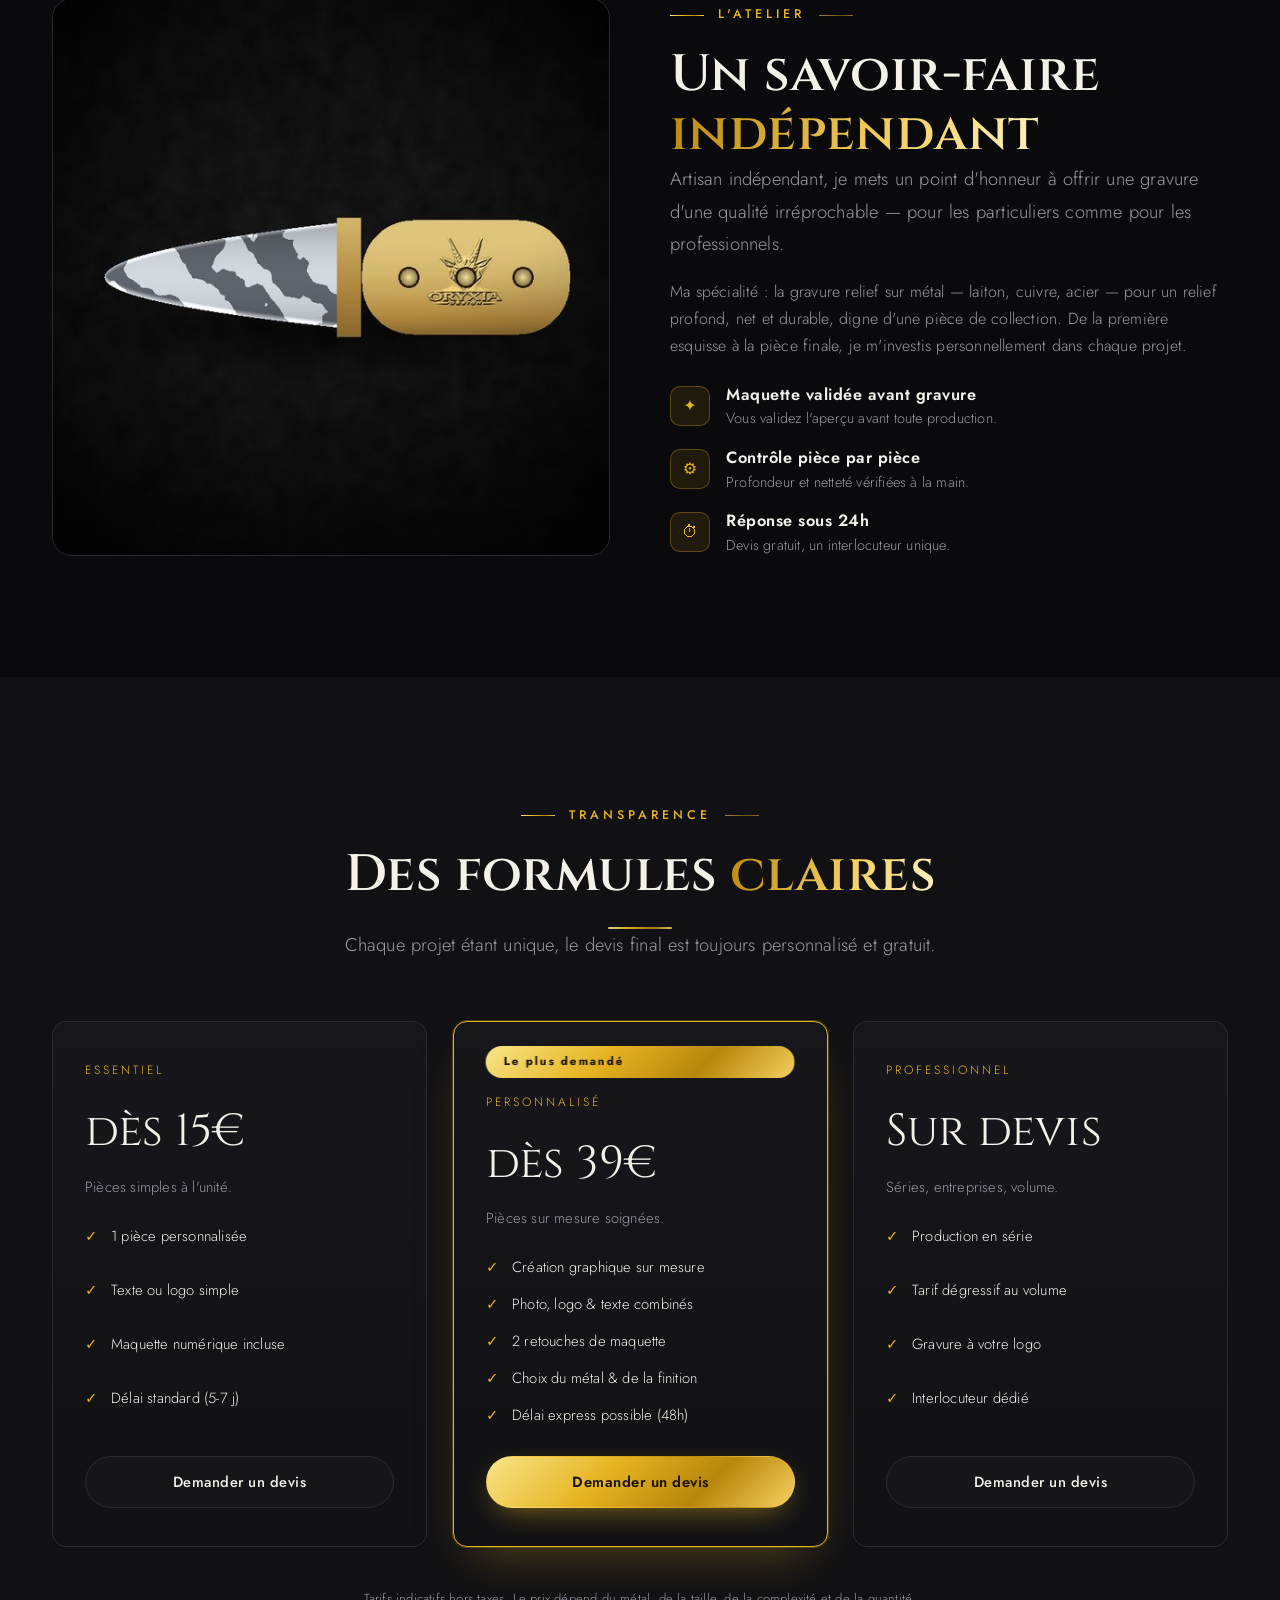
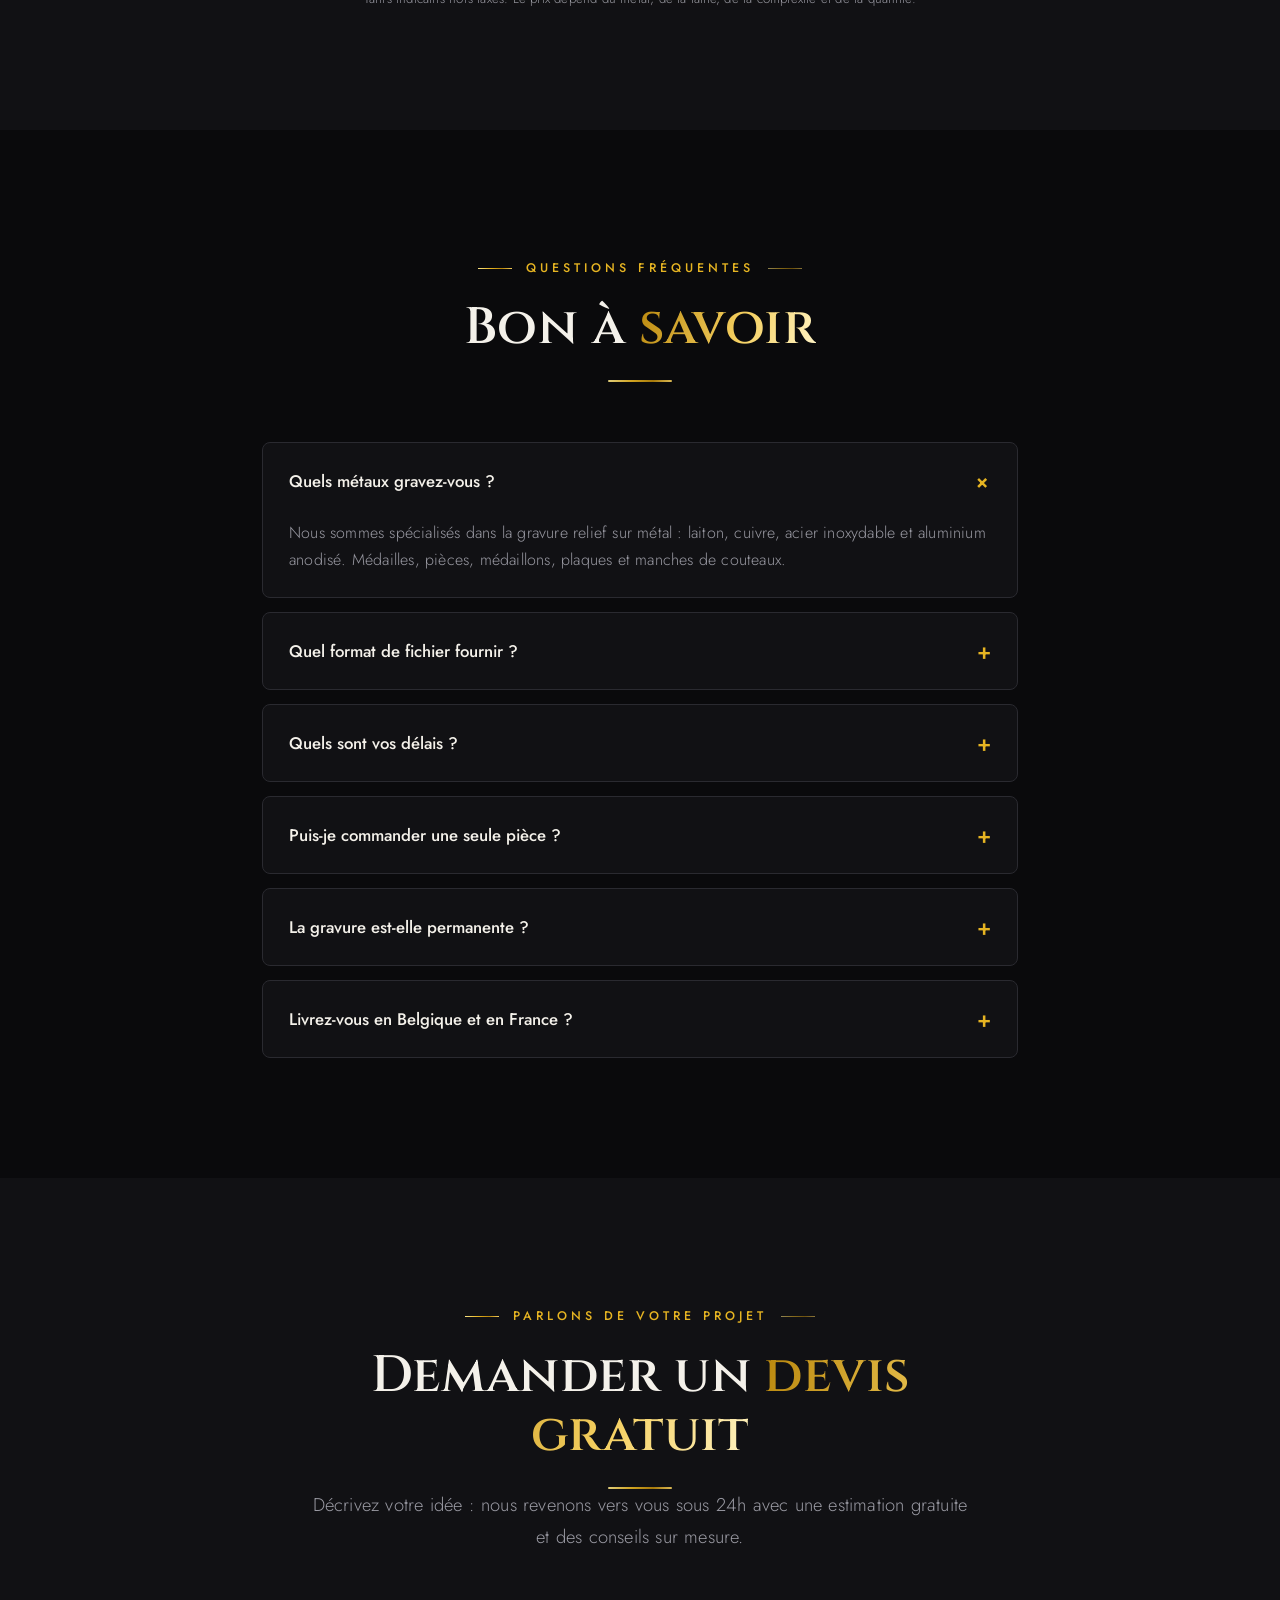
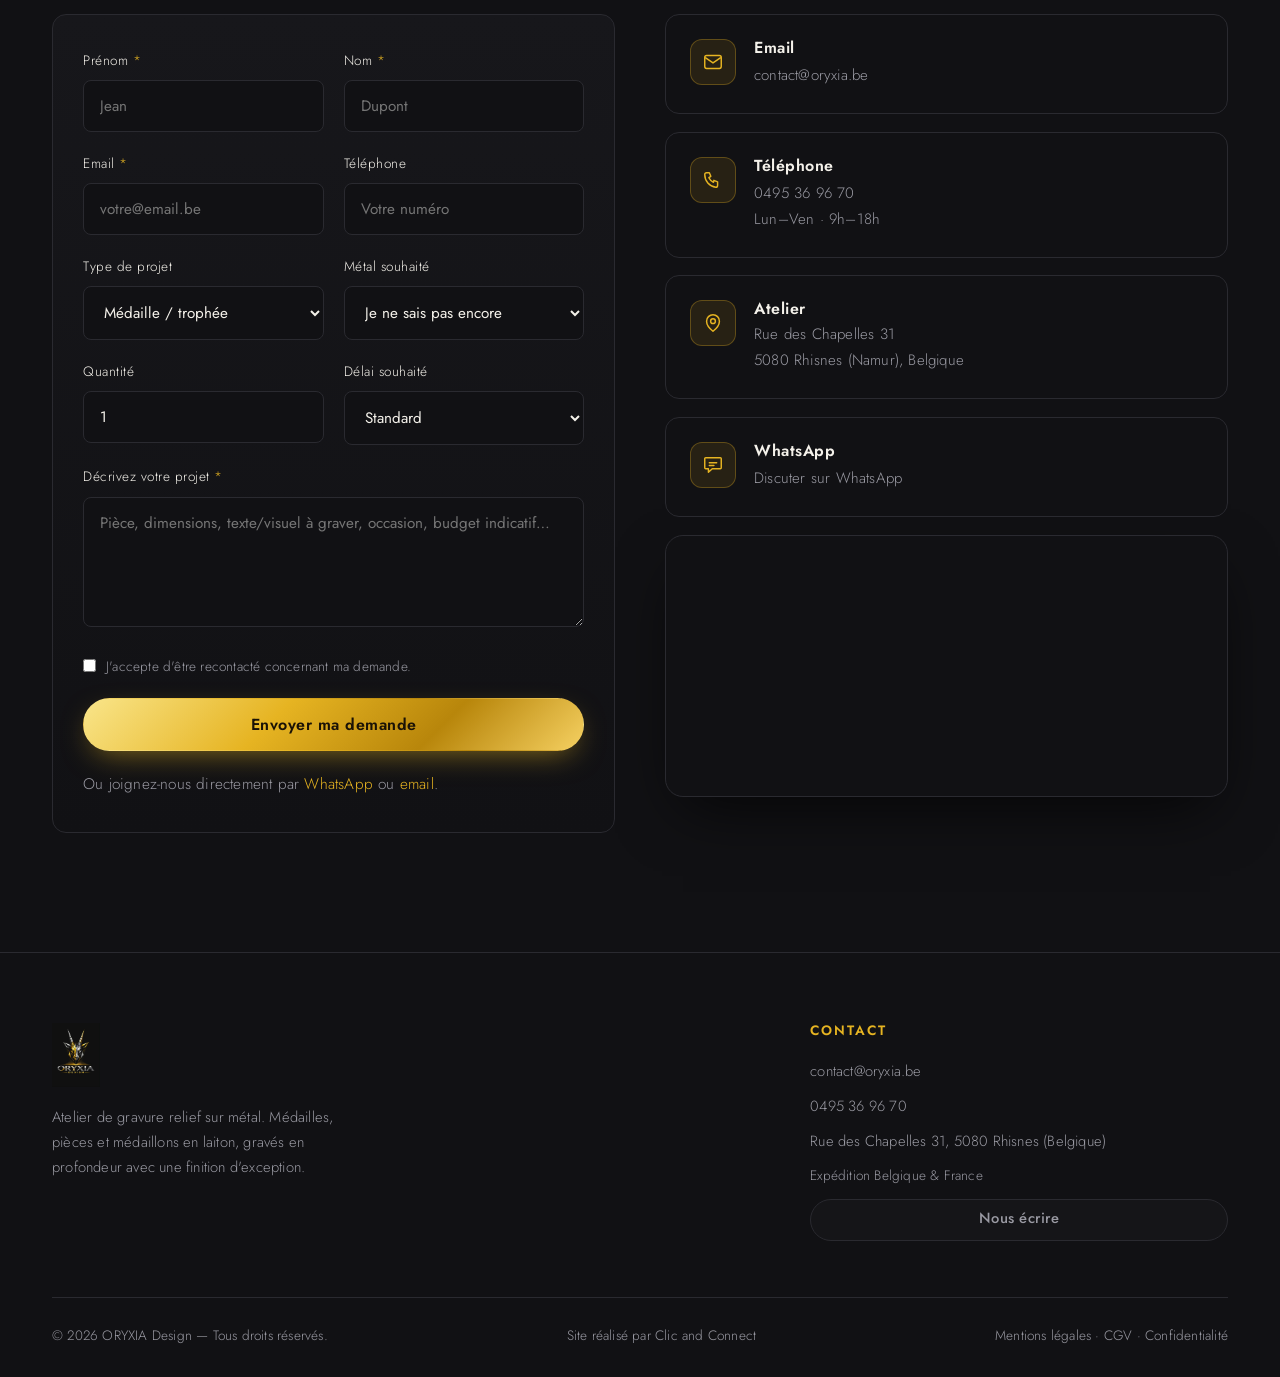
<file: tarifs.html>
<!DOCTYPE html>
<html lang="fr">
<head>
  <meta charset="UTF-8">
  <meta name="viewport" content="width=device-width, initial-scale=1.0">
  <meta http-equiv="refresh" content="0; url=index.html#tarifs">
  <link rel="canonical" href="https://oryxia.be/#tarifs">
  <meta name="robots" content="noindex, follow">
  <title>ORYXIA Design — redirection</title>
  <script>location.replace("index.html#tarifs");</script>
</head>
<body style="background:#0a0a0c;color:#f4f1ea;font-family:system-ui,sans-serif;text-align:center;padding:60px">
  <p>Redirection vers <a href="index.html#tarifs" style="color:#e6b422">ORYXIA Design</a>…</p>
</body>
</html>
</file>
<file: assets/css/style.css>
/* =========================================================
   ORYXIA DESIGN — Système de design premium
   Gravure laser sur mesure
   ========================================================= */

:root {
  /* Couleurs */
  --noir: #0a0a0c;
  --noir-2: #111114;
  --noir-3: #17171b;
  --noir-4: #1f1f24;
  --gris: #2a2a30;
  --gris-clair: #9a9aa3;
  --blanc: #f4f1ea;
  --blanc-pur: #ffffff;

  /* Or */
  --or: #e6b422;
  --or-clair: #f5d061;
  --or-fonce: #b8860b;
  --or-gradient: linear-gradient(135deg, #f9e58a 0%, #e6b422 38%, #b8860b 70%, #f5d061 100%);

  /* Argent */
  --argent: #c8c8d0;
  --argent-clair: #eef0f4;
  --argent-gradient: linear-gradient(135deg, #ffffff 0%, #c8c8d0 45%, #8d8d97 70%, #e6e8ee 100%);

  /* Typo */
  --font-titre: 'Cinzel', 'Times New Roman', serif;
  --font-corps: 'Jost', 'Segoe UI', system-ui, sans-serif;

  /* Mesures */
  --max: 1240px;
  --radius: 14px;
  --radius-sm: 8px;
  --transition: .35s cubic-bezier(.22,.61,.36,1);
  --shadow: 0 24px 60px -18px rgba(0,0,0,.75);
  --shadow-or: 0 0 0 1px rgba(230,180,34,.25), 0 22px 50px -20px rgba(230,180,34,.35);
}

/* ---------- Reset ---------- */
* { margin: 0; padding: 0; box-sizing: border-box; }
html { scroll-behavior: smooth; -webkit-text-size-adjust: 100%; }
body {
  font-family: var(--font-corps);
  background: var(--noir);
  color: var(--blanc);
  line-height: 1.7;
  overflow-x: hidden;
  font-weight: 300;
  letter-spacing: .2px;
}
img { max-width: 100%; height: auto; display: block; }
a { color: inherit; text-decoration: none; transition: color var(--transition); }
ul { list-style: none; }
button, input, textarea, select { font-family: inherit; }

/* Fond texturé subtil */
body::before {
  content: "";
  position: fixed; inset: 0;
  background:
    radial-gradient(900px 500px at 80% -10%, rgba(230,180,34,.10), transparent 60%),
    radial-gradient(700px 400px at 0% 100%, rgba(200,200,208,.05), transparent 60%);
  pointer-events: none; z-index: 0;
}

/* ---------- Conteneurs ---------- */
.container { width: 100%; max-width: var(--max); margin: 0 auto; padding: 0 24px; position: relative; z-index: 1; }
.section { padding: 100px 0; position: relative; }
.section--tight { padding: 70px 0; }
.bg-2 { background: var(--noir-2); }
.bg-3 { background: linear-gradient(180deg, var(--noir-2), var(--noir)); }

/* ---------- Typographie ---------- */
h1,h2,h3,h4 { font-family: var(--font-titre); font-weight: 600; line-height: 1.15; letter-spacing: .5px; }
.h-xl { font-size: clamp(2.4rem, 6vw, 4.6rem); }
.h-lg { font-size: clamp(2rem, 4.4vw, 3.2rem); }
.h-md { font-size: clamp(1.4rem, 2.6vw, 2rem); }
.eyebrow {
  font-family: var(--font-corps);
  text-transform: uppercase;
  letter-spacing: 4px;
  font-size: .78rem;
  font-weight: 500;
  color: var(--or);
  display: inline-flex; align-items: center; gap: 12px;
  margin-bottom: 20px;
}
.eyebrow::before { content:""; width: 34px; height: 1px; background: var(--or-gradient); }
.lead { font-size: 1.15rem; color: var(--gris-clair); max-width: 60ch; }
.text-or { color: var(--or); }

/* Texte métallique (or) */
.metal-or {
  background: var(--or-gradient);
  -webkit-background-clip: text; background-clip: text;
  -webkit-text-fill-color: transparent; color: transparent;
}
.metal-argent {
  background: var(--argent-gradient);
  -webkit-background-clip: text; background-clip: text;
  -webkit-text-fill-color: transparent; color: transparent;
}

/* ---------- En-tête / Nav ---------- */
.site-header {
  position: fixed; top: 0; left: 0; right: 0; z-index: 100;
  transition: background var(--transition), box-shadow var(--transition), padding var(--transition);
  padding: 18px 0;
}
.site-header.scrolled {
  background: rgba(10,10,12,.82);
  backdrop-filter: blur(14px) saturate(140%);
  -webkit-backdrop-filter: blur(14px) saturate(140%);
  box-shadow: 0 1px 0 rgba(230,180,34,.18);
  padding: 10px 0;
}
.nav { display: flex; align-items: center; justify-content: space-between; gap: 24px; }
.brand { display: flex; align-items: center; gap: 12px; }
.brand img { height: 50px; width: auto; transition: height var(--transition); }
.scrolled .brand img { height: 42px; }
.brand-name { font-family: var(--font-titre); font-size: 1.15rem; letter-spacing: 3px; }
.brand-name small { display:block; font-family: var(--font-corps); font-size:.6rem; letter-spacing: 5px; color: var(--or); font-weight:500; }

.nav-links { display: flex; align-items: center; gap: 30px; }
.nav-links a { font-size: .92rem; font-weight: 400; position: relative; padding: 4px 0; color: var(--blanc); }
.nav-links a::after {
  content:""; position:absolute; left:0; bottom:-2px; height: 1.5px; width: 0;
  background: var(--or-gradient); transition: width var(--transition);
}
.nav-links a:hover, .nav-links a.active { color: var(--or-clair); }
.nav-links a:hover::after, .nav-links a.active::after { width: 100%; }

.has-drop { position: relative; }
.has-drop > a::before { content:""; }
.drop {
  position: absolute; top: 130%; left: 50%; transform: translateX(-50%) translateY(8px);
  background: var(--noir-3); border: 1px solid var(--gris); border-radius: var(--radius-sm);
  padding: 10px; min-width: 230px; opacity: 0; visibility: hidden; transition: var(--transition);
  box-shadow: var(--shadow);
}
.has-drop:hover .drop { opacity: 1; visibility: visible; transform: translateX(-50%) translateY(0); }
.drop a { display:block; padding: 10px 14px; border-radius: 6px; font-size: .9rem; }
.drop a:hover { background: var(--noir-4); color: var(--or-clair); }
.drop a::after { display:none; }

.nav-cta { padding: 11px 22px; }
.burger { display:none; flex-direction: column; gap: 5px; background:none; border:none; cursor:pointer; padding: 6px; }
.burger span { width: 26px; height: 2px; background: var(--blanc); transition: var(--transition); }

/* ---------- Boutons ---------- */
.btn {
  display: inline-flex; align-items: center; gap: 10px;
  padding: 14px 30px; border-radius: 50px; font-size: .92rem; font-weight: 500;
  letter-spacing: .5px; cursor: pointer; border: 1px solid transparent;
  transition: var(--transition); position: relative; overflow: hidden;
}
.btn-or {
  background: var(--or-gradient); color: #1a1206; font-weight: 600;
  box-shadow: 0 10px 30px -10px rgba(230,180,34,.6);
}
.btn-or:hover { transform: translateY(-3px); box-shadow: 0 16px 40px -10px rgba(230,180,34,.75); color:#1a1206; }
.btn-ghost { border-color: var(--gris); color: var(--blanc); background: rgba(255,255,255,.02); }
.btn-ghost:hover { border-color: var(--or); color: var(--or-clair); transform: translateY(-3px); }
.btn-light { background: var(--blanc); color: var(--noir); }
.btn-light:hover { transform: translateY(-3px); }
.btn-sm { padding: 10px 20px; font-size: .85rem; }
.btn-lg { padding: 17px 38px; font-size: 1rem; }

/* ---------- Hero ---------- */
.hero {
  min-height: 100vh; display: flex; align-items: center; position: relative;
  padding: 140px 0 80px;
  background:
    radial-gradient(1200px 700px at 70% 30%, rgba(230,180,34,.12), transparent 55%),
    linear-gradient(180deg, #0c0c0e, #060607);
  overflow: hidden;
}
.hero::after {
  content:""; position:absolute; inset:0;
  background-image: repeating-linear-gradient(115deg, transparent 0 38px, rgba(255,255,255,.012) 38px 39px);
  pointer-events:none;
}
.hero-grid { display: grid; grid-template-columns: 1.05fr .95fr; gap: 60px; align-items: center; }
.hero h1 { margin-bottom: 24px; }
.hero .lead { margin-bottom: 36px; font-size: 1.22rem; }
.hero-actions { display:flex; gap: 16px; flex-wrap: wrap; }
.hero-visual { position: relative; display:flex; justify-content:center; }
.hero-visual .glow {
  position:absolute; inset: -10% -5%; border-radius: 50%;
  background: radial-gradient(circle, rgba(230,180,34,.30), transparent 60%);
  filter: blur(40px); z-index:0;
}
.hero-logo { position: relative; z-index: 1; max-width: 460px; filter: drop-shadow(0 30px 60px rgba(0,0,0,.7)); animation: float 6s ease-in-out infinite; }
@keyframes float { 0%,100%{transform:translateY(0)} 50%{transform:translateY(-14px)} }

.hero-stats { display:flex; gap: 40px; margin-top: 50px; flex-wrap: wrap; }
.hero-stats .stat .n { font-family: var(--font-titre); font-size: 2.1rem; }
.hero-stats .stat .l { font-size: .8rem; color: var(--gris-clair); text-transform: uppercase; letter-spacing: 2px; }

/* ---------- Section header ---------- */
.section-head { text-align: center; max-width: 720px; margin: 0 auto 60px; }
.section-head .lead { margin: 0 auto; }
.section-head.left { text-align: left; margin-left: 0; }
.section-head.left .lead { margin-left: 0; }

/* ---------- Grilles de cartes ---------- */
.grid { display: grid; gap: 26px; }
.grid-2 { grid-template-columns: repeat(2,1fr); }
.grid-3 { grid-template-columns: repeat(3,1fr); }
.grid-4 { grid-template-columns: repeat(4,1fr); }

.card {
  background: linear-gradient(180deg, var(--noir-3), var(--noir-2));
  border: 1px solid var(--gris); border-radius: var(--radius);
  padding: 34px 30px; transition: var(--transition); position: relative; overflow: hidden;
}
.card::before {
  content:""; position:absolute; top:0; left:0; right:0; height: 2px;
  background: var(--or-gradient); transform: scaleX(0); transform-origin: left; transition: var(--transition);
}
.card:hover { transform: translateY(-8px); border-color: rgba(230,180,34,.45); box-shadow: var(--shadow); }
.card:hover::before { transform: scaleX(1); }
.card .ico {
  width: 58px; height: 58px; border-radius: 14px; display:flex; align-items:center; justify-content:center;
  background: rgba(230,180,34,.10); border: 1px solid rgba(230,180,34,.3); margin-bottom: 22px; font-size: 1.6rem;
}
.card h3 { font-size: 1.3rem; margin-bottom: 12px; }
.card p { color: var(--gris-clair); font-size: .96rem; }
.card .more { margin-top: 18px; display:inline-flex; gap:8px; color: var(--or); font-size:.88rem; font-weight:500; }

/* Carte matériau / service */
.mat-card { padding: 0; }
.mat-card .mat-top {
  height: 190px; display:flex; align-items:center; justify-content:center; font-size: 3.4rem;
  background:
    radial-gradient(circle at 50% 40%, rgba(230,180,34,.18), transparent 70%),
    repeating-linear-gradient(45deg, #15151a 0 10px, #121216 10px 20px);
  border-bottom: 1px solid var(--gris);
}
.mat-card .mat-body { padding: 26px 28px 30px; }
.mat-card ul.bullets { margin-top: 14px; }
.bullets li { color: var(--gris-clair); font-size: .9rem; padding-left: 22px; position: relative; margin-bottom: 6px; }
.bullets li::before { content:"◆"; position:absolute; left:0; color: var(--or); font-size:.7rem; top: 4px; }

/* ---------- Process ---------- */
.steps { counter-reset: step; display:grid; gap: 22px; }
.step {
  display:grid; grid-template-columns: 70px 1fr; gap: 24px; align-items:flex-start;
  padding: 28px; border: 1px solid var(--gris); border-radius: var(--radius);
  background: var(--noir-2); transition: var(--transition);
}
.step:hover { border-color: rgba(230,180,34,.4); transform: translateX(6px); }
.step .num {
  counter-increment: step; font-family: var(--font-titre); font-size: 1.6rem;
  width: 64px; height: 64px; border-radius: 50%; display:flex; align-items:center; justify-content:center;
  border: 1px solid var(--or); color: var(--or);
}
.step .num::before { content: "0" counter(step); }
.step h3 { font-size: 1.2rem; margin-bottom: 8px; }
.step p { color: var(--gris-clair); font-size: .94rem; }

/* ---------- Bandeau / CTA ---------- */
.cta-band {
  text-align:center; padding: 80px 40px; border-radius: 22px;
  background:
    radial-gradient(700px 300px at 50% 0%, rgba(230,180,34,.22), transparent 60%),
    linear-gradient(180deg, var(--noir-3), var(--noir-2));
  border: 1px solid rgba(230,180,34,.3); position: relative; overflow:hidden;
}
.cta-band h2 { margin-bottom: 18px; }
.cta-band p { color: var(--gris-clair); max-width: 56ch; margin: 0 auto 30px; }

/* ---------- Liste à puces de garanties ---------- */
.feature-list { display:grid; gap: 18px; }
.feature-list li { display:flex; gap: 16px; align-items:flex-start; }
.feature-list .fi {
  flex: 0 0 auto; width: 40px; height: 40px; border-radius: 10px; display:flex; align-items:center; justify-content:center;
  background: rgba(230,180,34,.1); border:1px solid rgba(230,180,34,.3); color: var(--or);
}
.feature-list h4 { font-family: var(--font-corps); font-size: 1.02rem; font-weight: 600; margin-bottom: 2px; }
.feature-list p { color: var(--gris-clair); font-size: .9rem; }

/* ---------- Galerie ---------- */
.filters { display:flex; gap: 12px; flex-wrap: wrap; justify-content:center; margin-bottom: 40px; }
.filter-btn {
  padding: 9px 20px; border-radius: 50px; border: 1px solid var(--gris); background: transparent;
  color: var(--gris-clair); cursor:pointer; font-size:.86rem; transition: var(--transition);
}
.filter-btn.active, .filter-btn:hover { border-color: var(--or); color: var(--or-clair); background: rgba(230,180,34,.08); }
.gallery { columns: 3; column-gap: 22px; }
.gallery .g-item {
  break-inside: avoid; margin-bottom: 22px; border-radius: var(--radius); overflow: hidden;
  position: relative; border: 1px solid var(--gris);
  background: linear-gradient(180deg, var(--noir-3), var(--noir-2));
}
.g-item .g-art {
  height: 0; display:flex; align-items:center; justify-content:center; font-size: 3rem;
  background:
    radial-gradient(circle at 50% 30%, rgba(230,180,34,.18), transparent 65%),
    repeating-linear-gradient(135deg, #16161b 0 12px, #121216 12px 24px);
}
.g-item .g-meta { padding: 18px 20px; }
.g-item .g-meta h4 { font-family: var(--font-corps); font-weight:600; font-size: 1rem; }
.g-item .g-meta span { font-size:.8rem; color: var(--or); text-transform: uppercase; letter-spacing: 2px; }

/* ---------- Tarifs ---------- */
.price-grid { display:grid; grid-template-columns: repeat(3,1fr); gap: 26px; align-items: stretch; }
.price {
  background: linear-gradient(180deg, var(--noir-3), var(--noir-2)); border: 1px solid var(--gris);
  border-radius: var(--radius); padding: 38px 32px; display:flex; flex-direction:column; transition: var(--transition);
}
.price.featured { border-color: var(--or); box-shadow: var(--shadow-or); transform: scale(1.03); }
.price:hover { transform: translateY(-6px); }
.price.featured:hover { transform: scale(1.03) translateY(-6px); }
.price .tag { font-size:.75rem; text-transform: uppercase; letter-spacing: 3px; color: var(--or); margin-bottom: 14px; }
.price .amount { font-family: var(--font-titre); font-size: 2.8rem; margin-bottom: 4px; }
.price .amount small { font-size: 1rem; color: var(--gris-clair); }
.price .desc { color: var(--gris-clair); font-size:.92rem; margin-bottom: 24px; }
.price ul { display:grid; gap: 12px; margin-bottom: 28px; flex: 1; }
.price ul li { font-size:.92rem; padding-left: 26px; position: relative; }
.price ul li::before { content:"✓"; position:absolute; left:0; color: var(--or); font-weight:700; }
.badge-pop { position:absolute; top: -14px; left: 50%; transform: translateX(-50%); background: var(--or-gradient); color:#1a1206; font-size:.72rem; font-weight:700; padding: 6px 18px; border-radius: 50px; letter-spacing: 2px; }

/* ---------- FAQ ---------- */
.faq { max-width: 820px; margin: 0 auto; display:grid; gap: 14px; }
.faq-item { border: 1px solid var(--gris); border-radius: var(--radius-sm); background: var(--noir-2); overflow: hidden; }
.faq-q { width:100%; text-align:left; padding: 22px 26px; background:none; border:none; color: var(--blanc); cursor:pointer; font-size: 1.05rem; font-weight: 500; display:flex; justify-content:space-between; align-items:center; gap: 16px; }
.faq-q .plus { color: var(--or); font-size: 1.4rem; transition: var(--transition); flex:0 0 auto; }
.faq-item.open .plus { transform: rotate(45deg); }
.faq-a { max-height: 0; overflow: hidden; transition: max-height .4s ease, padding .4s ease; padding: 0 26px; color: var(--gris-clair); }
.faq-item.open .faq-a { padding: 0 26px 24px; max-height: 320px; }

/* ---------- Témoignages ---------- */
.testi { display:grid; grid-template-columns: repeat(3,1fr); gap: 24px; }
.testi .t {
  padding: 32px; border:1px solid var(--gris); border-radius: var(--radius); background: var(--noir-2);
}
.testi .stars { color: var(--or); margin-bottom: 14px; letter-spacing: 3px; }
.testi .ic-badge { width: 52px; height: 52px; border-radius: 14px; background: var(--or-gradient); display:flex; align-items:center; justify-content:center; color:#1a1206; font-size:1.4rem; margin-bottom: 18px; box-shadow: 0 8px 22px rgba(230,180,34,.18); }
.testi .t h4 { font-family: var(--font-titre); font-size: 1.12rem; margin-bottom: 10px; color: var(--blanc); }
.testi p { color: var(--gris-clair); margin-bottom: 0; }
.testi .who { display:flex; align-items:center; gap: 14px; }
.testi .who .av { width: 44px; height: 44px; border-radius: 50%; background: var(--or-gradient); display:flex; align-items:center; justify-content:center; color:#1a1206; font-weight:700; font-family: var(--font-titre); }
.testi .who b { font-weight:600; }
.testi .who span { display:block; font-size:.82rem; color: var(--gris-clair); }

/* ---------- Formulaires ---------- */
.form { display:grid; gap: 20px; }
.form .row { display:grid; grid-template-columns: 1fr 1fr; gap: 20px; }
.field label { display:block; font-size:.85rem; margin-bottom: 8px; color: var(--blanc); letter-spacing:.5px; }
.field label .req { color: var(--or); }
.field input, .field textarea, .field select {
  width:100%; padding: 14px 16px; background: var(--noir-2); border:1px solid var(--gris); border-radius: var(--radius-sm);
  color: var(--blanc); font-size: .95rem; transition: var(--transition);
}
.field input:focus, .field textarea:focus, .field select:focus { outline:none; border-color: var(--or); box-shadow: 0 0 0 3px rgba(230,180,34,.12); }
.field textarea { resize: vertical; min-height: 130px; }
.form-note { font-size:.82rem; color: var(--gris-clair); }
.form-success { display:none; padding: 18px 22px; border-radius: var(--radius-sm); background: rgba(230,180,34,.1); border:1px solid var(--or); color: var(--or-clair); }
.form-success.show { display:block; }

/* ---------- Info / contact cartes ---------- */
.info-card { display:flex; gap:18px; align-items:flex-start; padding: 24px; border:1px solid var(--gris); border-radius: var(--radius); background: var(--noir-2); }
.info-card .ic { width:46px; height:46px; flex:0 0 auto; border-radius:12px; background: rgba(230,180,34,.1); border:1px solid rgba(230,180,34,.3); color: var(--or); display:flex; align-items:center; justify-content:center; font-size:1.2rem; }
.info-card h4 { font-family: var(--font-corps); font-weight:600; margin-bottom: 4px; }
.info-card p, .info-card a { color: var(--gris-clair); font-size:.94rem; }
.info-card a:hover { color: var(--or); }

/* ---------- Simulateur ---------- */
.sim-wrap { display:grid; grid-template-columns: 246px minmax(288px,1fr) 246px; gap: 20px; align-items: start; }
.container-wide { max-width: 1180px; }
.sim-center { display:flex; flex-direction:column; }
.sim-panel { background: var(--noir-2); border:1px solid var(--gris); border-radius: var(--radius); padding: 28px; }
.sim-panel h3 { font-size: 1.15rem; margin-bottom: 6px; }
.sim-panel .hint { font-size:.84rem; color: var(--gris-clair); margin-bottom: 22px; }
.sim-group { margin-bottom: 22px; }
.sim-group > label { display:block; font-size:.82rem; text-transform: uppercase; letter-spacing: 2px; color: var(--or); margin-bottom: 12px; }
.dropzone {
  border: 2px dashed var(--gris); border-radius: var(--radius); padding: 30px 20px; text-align:center;
  cursor:pointer; transition: var(--transition); color: var(--gris-clair);
}
.dropzone:hover, .dropzone.drag { border-color: var(--or); background: rgba(230,180,34,.05); color: var(--or-clair); }
.dropzone .dz-ico { font-size: 2rem; margin-bottom: 10px; }

/* Icônes SVG (trait fin doré) */
.card .ico { color: var(--or); }
.card .ico.ico-svg svg { width: 28px; height: 28px; }
.info-card .ic.ico-svg svg { width: 22px; height: 22px; }
.testi .ic-badge.ico-svg svg { width: 24px; height: 24px; }
.dropzone .dz-ico.ico-svg { color: var(--or); }
.dropzone .dz-ico.ico-svg svg { width: 30px; height: 30px; }
.ico-svg svg { display: block; }
.chips { display:flex; gap: 8px; flex-wrap: wrap; }
.chip { padding: 8px 14px; border-radius: 50px; border:1px solid var(--gris); background:transparent; color: var(--gris-clair); cursor:pointer; font-size:.82rem; transition: var(--transition); }
.chip.active, .chip:hover { border-color: var(--or); color: var(--or-clair); background: rgba(230,180,34,.08); }
.slider-row { display:flex; align-items:center; gap: 14px; margin-bottom: 14px; }
.slider-row label { flex: 0 0 100px; font-size:.84rem; color: var(--blanc); }
.slider-row input[type=range] { flex:1; accent-color: var(--or); }
.slider-row .val { flex:0 0 42px; text-align:right; font-size:.82rem; color: var(--or); }
.sim-stage {
  background:
    radial-gradient(circle at 50% 40%, #1c1c22, #0a0a0c 75%);
  border:1px solid var(--gris); border-radius: var(--radius); padding: 24px; min-height: 380px;
  display:flex; flex-direction:column; align-items:center; justify-content:center; gap: 18px;
}
#sim-canvas { width: 100%; max-width: 400px; height:auto; border-radius: 8px; box-shadow: 0 30px 70px -20px rgba(0,0,0,.8); }
.sim-actions { display:flex; gap: 12px; flex-wrap: wrap; justify-content:center; }
.text-input-mini { width:100%; }

/* ---------- Logos / bandeau confiance ---------- */
.trust { display:flex; gap: 50px; align-items:center; justify-content:center; flex-wrap:wrap; opacity:.65; }
.trust span { font-family: var(--font-titre); font-size: 1.1rem; letter-spacing: 2px; color: var(--argent); }

/* ---------- Pied de page ---------- */
.site-footer { background: var(--noir-2); border-top: 1px solid var(--gris); padding: 70px 0 30px; margin-top: 0; }
.footer-grid { display:grid; grid-template-columns: 1.7fr 1fr; gap: 48px; margin-bottom: 46px; }
.footer-grid h4 { font-family: var(--font-corps); font-size:.85rem; text-transform: uppercase; letter-spacing: 2px; color: var(--or); margin-bottom: 20px; }
.footer-grid a, .footer-grid p { color: var(--gris-clair); font-size:.92rem; display:block; margin-bottom: 10px; }
.footer-grid a:hover { color: var(--or-clair); }
.footer-brand img { height: 64px; margin-bottom: 18px; }
.footer-brand p { max-width: 34ch; }
.socials { display:flex; gap: 12px; margin-top: 16px; }
.socials a { width:40px; height:40px; border:1px solid var(--gris); border-radius:10px; display:flex; align-items:center; justify-content:center; color: var(--blanc); }
.socials a:hover { border-color: var(--or); color: var(--or); transform: translateY(-3px); }
.footer-bottom { border-top:1px solid var(--gris); padding-top: 26px; display:flex; justify-content:space-between; gap:16px; flex-wrap:wrap; color: var(--gris-clair); font-size:.85rem; }
.footer-bottom a { color: var(--gris-clair); }
.footer-bottom a:hover { color: var(--or); }

/* ---------- Page header (sous-pages) ---------- */
.page-hero {
  padding: 170px 0 70px; text-align:center; position: relative;
  background:
    radial-gradient(900px 400px at 50% -10%, rgba(230,180,34,.14), transparent 60%),
    linear-gradient(180deg, #0c0c0e, var(--noir));
  border-bottom: 1px solid var(--gris);
}
.page-hero .lead { margin: 0 auto; }
.breadcrumb { font-size:.82rem; color: var(--gris-clair); margin-bottom: 16px; }
.breadcrumb a:hover { color: var(--or); }

/* ---------- Split (image + texte) ---------- */
.split { display:grid; grid-template-columns: 1fr 1fr; gap: 60px; align-items:center; }
.split .visual {
  border-radius: 20px; min-height: 380px; border: 1px solid var(--gris); position: relative; overflow:hidden;
  background:
    radial-gradient(circle at 40% 30%, rgba(230,180,34,.16), transparent 60%),
    repeating-linear-gradient(45deg, #16161b 0 14px, #111116 14px 28px);
  display:flex; align-items:center; justify-content:center; font-size: 4rem;
}

/* ---------- Animations apparition ---------- */
.reveal { opacity: 0; transform: translateY(28px); transition: opacity .7s ease, transform .7s ease; }
.reveal.in { opacity: 1; transform: none; }
.reveal.d1 { transition-delay: .08s; }
.reveal.d2 { transition-delay: .16s; }
.reveal.d3 { transition-delay: .24s; }

/* ---------- Divers ---------- */
.center { text-align:center; }
.mt-40 { margin-top: 40px; }
.mt-60 { margin-top: 60px; }
.mb-0 { margin-bottom: 0; }
.tag-pill { display:inline-block; padding:5px 14px; border:1px solid rgba(230,180,34,.4); border-radius:50px; font-size:.78rem; color: var(--or); letter-spacing:1px; }

/* ---------- Responsive ---------- */
@media (max-width: 1024px) {
  .hero-grid { grid-template-columns: 1fr; text-align:center; }
  .hero .lead { margin-left:auto; margin-right:auto; }
  .hero-actions, .hero-stats { justify-content:center; }
  .hero-visual { order: -1; }
  .hero-logo { max-width: 320px; }
  .grid-4 { grid-template-columns: repeat(2,1fr); }
  .gallery { columns: 2; }
  .footer-grid { grid-template-columns: 1fr 1fr; }
  .split { grid-template-columns: 1fr; }
}
@media (max-width: 760px) {
  /* Menu plein écran opaque (évite tout débordement de la page derrière) */
  .nav-links { position: fixed; inset: 0; width: 100%; height: 100vh; height: 100dvh;
    flex-direction: column; align-items: flex-start; justify-content: flex-start;
    background: var(--noir); padding: 96px 32px 48px; gap: 2px;
    transform: translateX(100%); transition: transform var(--transition);
    overflow-y: auto; -webkit-overflow-scrolling: touch; overscroll-behavior: contain; }
  .nav-links.open { transform: none; }
  .nav-links a { width:100%; padding: 14px 0; border-bottom: 1px solid var(--gris); font-size: 1.05rem; }
  .nav-links .nav-cta { margin-top: 18px; border-bottom: none; justify-content: center; }
  .burger { display:flex; z-index: 130; }
  /* Burger -> croix quand le menu est ouvert */
  .burger.active span:nth-child(1) { transform: translateY(7px) rotate(45deg); }
  .burger.active span:nth-child(2) { opacity: 0; }
  .burger.active span:nth-child(3) { transform: translateY(-7px) rotate(-45deg); }
  .has-drop { width: 100%; }
  .has-drop .drop { position: static; opacity:1; visibility:visible; transform:none; border:none; box-shadow:none; padding: 0 0 0 14px; min-width:auto; background:none; }
  .has-drop:hover .drop { transform:none; }
  .drop a { font-size: .95rem; color: var(--gris-clair); }
  body.menu-open { overflow: hidden; }
  .section { padding: 70px 0; }
  .grid-2, .grid-3, .grid-4, .price-grid, .testi { grid-template-columns: 1fr; }
  .gallery { columns: 1; }
  .form .row { grid-template-columns: 1fr; }
  .price.featured { transform:none; }
  .hero-stats { gap: 26px; }
}

/* =========================================================
   ANIMATIONS & EFFETS PREMIUM (additifs)
   ========================================================= */

/* Barre de progression de défilement */
#scroll-progress {
  position: fixed; top: 0; left: 0; height: 3px; width: 0%;
  background: var(--or-gradient); z-index: 200;
  box-shadow: 0 0 12px rgba(230,180,34,.7);
  transition: width .1s linear;
}

/* Bouton retour en haut */
#to-top {
  position: fixed; right: 24px; bottom: 24px; z-index: 120;
  width: 50px; height: 50px; border-radius: 50%;
  display: flex; align-items: center; justify-content: center;
  background: var(--or-gradient); color: #1a1206; font-size: 1.3rem; font-weight: 700;
  cursor: pointer; border: none; opacity: 0; visibility: hidden; transform: translateY(20px) scale(.8);
  transition: var(--transition); box-shadow: 0 10px 30px -8px rgba(230,180,34,.6);
}
#to-top.show { opacity: 1; visibility: visible; transform: none; }
#to-top:hover { transform: translateY(-4px); box-shadow: 0 16px 40px -8px rgba(230,180,34,.8); }

/* Particules dorées du hero */
.fx-particles { position: absolute; inset: 0; z-index: 0; pointer-events: none; opacity: .8; }
.hero > .container, .page-hero > .container { position: relative; z-index: 2; }

/* Texte métal : reflet animé */
.metal-or {
  background: linear-gradient(110deg, #b8860b 0%, #f5d061 25%, #fff3c4 42%, #f5d061 60%, #b8860b 100%);
  background-size: 250% 100%;
  -webkit-background-clip: text; background-clip: text;
  -webkit-text-fill-color: transparent; color: transparent;
  animation: shineText 7s linear infinite;
}
@keyframes shineText { 0% { background-position: 200% 0; } 100% { background-position: -50% 0; } }

/* Boutons : balayage lumineux */
.btn { isolation: isolate; }
.btn-or::after, .btn-light::after {
  content: ""; position: absolute; top: 0; left: -120%; width: 60%; height: 100%; z-index: 1;
  background: linear-gradient(100deg, transparent, rgba(255,255,255,.55), transparent);
  transform: skewX(-20deg); transition: left .6s ease;
}
.btn-or:hover::after, .btn-light:hover::after { left: 140%; }

/* Lueur pulsée sur le bandeau CTA */
.cta-band { animation: ctaGlow 4.5s ease-in-out infinite; }
@keyframes ctaGlow {
  0%,100% { box-shadow: 0 0 0 1px rgba(230,180,34,.3), 0 0 40px -10px rgba(230,180,34,.25); }
  50% { box-shadow: 0 0 0 1px rgba(230,180,34,.55), 0 0 70px -6px rgba(230,180,34,.45); }
}

/* Cartes : profondeur 3D au survol (JS ajoute le tilt) */
.card, .price, .mat-card, .testi .t, .info-card { transform-style: preserve-3d; will-change: transform; }
.card .ico { transition: var(--transition); }
.card:hover .ico { transform: translateZ(30px) scale(1.08); box-shadow: 0 10px 24px -8px rgba(230,180,34,.5); }

/* Halo qui suit la souris sur les cartes */
.card::after, .price::after {
  content: ""; position: absolute; inset: 0; border-radius: inherit; pointer-events: none;
  background: radial-gradient(220px circle at var(--mx, 50%) var(--my, 0%), rgba(230,180,34,.14), transparent 60%);
  opacity: 0; transition: opacity .4s; z-index: 0;
}
.card:hover::after, .price:hover::after { opacity: 1; }
.card > *, .price > * { position: relative; z-index: 1; }

/* Variantes de révélation au scroll */
.reveal-l { opacity: 0; transform: translateX(-40px); transition: opacity .7s ease, transform .7s ease; }
.reveal-r { opacity: 0; transform: translateX(40px); transition: opacity .7s ease, transform .7s ease; }
.reveal-zoom { opacity: 0; transform: scale(.9); transition: opacity .7s ease, transform .7s ease; }
.reveal-l.in, .reveal-r.in, .reveal-zoom.in { opacity: 1; transform: none; }

/* Apparition en cascade automatique des grilles */
.grid > *, .price-grid > *, .testi > * { opacity: 0; transform: translateY(26px); transition: opacity .6s ease, transform .6s ease; }
.grid.in > *, .price-grid.in > *, .testi.in > * { opacity: 1; transform: none; }
.grid.in > *:nth-child(1){transition-delay:.05s}.grid.in > *:nth-child(2){transition-delay:.12s}
.grid.in > *:nth-child(3){transition-delay:.19s}.grid.in > *:nth-child(4){transition-delay:.26s}
.grid.in > *:nth-child(5){transition-delay:.33s}.grid.in > *:nth-child(6){transition-delay:.40s}
.grid.in > *:nth-child(7){transition-delay:.47s}.grid.in > *:nth-child(8){transition-delay:.54s}
.grid.in > *:nth-child(9){transition-delay:.61s}
.price-grid.in > *:nth-child(2){transition-delay:.12s}.price-grid.in > *:nth-child(3){transition-delay:.24s}
.testi.in > *:nth-child(2){transition-delay:.12s}.testi.in > *:nth-child(3){transition-delay:.24s}

/* Logo du hero : flottement + lueur pulsée */
.hero-visual .glow { animation: glowPulse 5s ease-in-out infinite; }
@keyframes glowPulse { 0%,100% { opacity:.7; transform: scale(1); } 50% { opacity:1; transform: scale(1.08); } }

/* Soulignement animé des titres de section */
/* (barre dorée sous l'eyebrow : plus d'animation — les titres ne bougent plus) */

/* Liens de nav : glissement doux déjà géré ; ajout d'un éclat */
.nav-cta { position: relative; overflow: hidden; }

/* Chips / filtres : rebond léger */
.chip:active, .filter-btn:active { transform: scale(.94); }

/* Effet d'entrée de page */
@keyframes fadeInUp { from { opacity:0; transform: translateY(16px);} to {opacity:1; transform:none;} }
.page-hero h1 { animation: fadeInUp .8s ease both; }
.page-hero .lead { animation: fadeInUp .8s ease .15s both; }
.page-hero .breadcrumb { animation: fadeInUp .8s ease .05s both; }

/* Curseur lumineux global (desktop) */
#cursor-glow {
  position: fixed; width: 380px; height: 380px; border-radius: 50%; left: 0; top: 0;
  transform: translate(-50%, -50%); pointer-events: none; z-index: 1; mix-blend-mode: screen;
  background: radial-gradient(circle, rgba(230,180,34,.08), transparent 65%);
  opacity: 0; transition: opacity .4s;
}

/* Compteurs */
.count { font-variant-numeric: tabular-nums; }

/* Respect des préférences de mouvement réduit */
@media (prefers-reduced-motion: reduce) {
  *, *::before, *::after { animation-duration: .001ms !important; animation-iteration-count: 1 !important; transition-duration: .001ms !important; scroll-behavior: auto !important; }
  .fx-particles, #cursor-glow { display: none !important; }
}
@media (hover: none) { #cursor-glow { display: none; } }

/* Masque les éléments flottants quand le menu mobile est ouvert */
body.menu-open #to-top { opacity: 0 !important; visibility: hidden !important; }
body.menu-open #scroll-progress { opacity: 0; }

/* =========================================================
   VISUELS PRODUITS (rendus réels)
   ========================================================= */
.g-item { overflow: hidden; }
.g-img { width: 100%; aspect-ratio: 1 / 1; object-fit: cover; display: block; transition: transform .6s cubic-bezier(.22,.61,.36,1); background: #0c0c0e; }
.g-item:hover .g-img { transform: scale(1.07); }

/* Visuels des sections (remplacent les emojis) */
.visual.render { padding: 0; overflow: hidden; }
.visual.render img { width: 100%; height: 100%; min-height: 380px; object-fit: cover; display: block; }
.visual.render::after {
  content: ""; position: absolute; inset: 0; pointer-events: none;
  background: radial-gradient(120% 80% at 30% 20%, transparent 55%, rgba(0,0,0,.35));
}

/* Carte produit avec image (hero / accueil) */
.product-shot { position: relative; border-radius: 22px; overflow: hidden; border: 1px solid var(--gris); box-shadow: var(--shadow); }
.product-shot img { width: 100%; display: block; }
.product-shot .tag-pill { position: absolute; top: 16px; left: 16px; background: rgba(10,10,12,.7); backdrop-filter: blur(6px); }

/* =========================================================
   GALERIE : cascade, reflet, lightbox
   ========================================================= */
.gallery .g-item { opacity: 0; transform: translateY(26px) scale(.98); transition: opacity .6s ease, transform .6s ease; }
.gallery.in .g-item { opacity: 1; transform: none; }
.gallery.in .g-item:nth-child(2){transition-delay:.06s}.gallery.in .g-item:nth-child(3){transition-delay:.12s}
.gallery.in .g-item:nth-child(4){transition-delay:.18s}.gallery.in .g-item:nth-child(5){transition-delay:.24s}
.gallery.in .g-item:nth-child(6){transition-delay:.30s}.gallery.in .g-item:nth-child(7){transition-delay:.36s}
.gallery.in .g-item:nth-child(8){transition-delay:.42s}.gallery.in .g-item:nth-child(9){transition-delay:.48s}
.gallery.in .g-item:nth-child(n+10){transition-delay:.54s}

/* Reflet diagonal au survol des visuels produits */
.g-item, .visual.render { position: relative; }
.g-item .g-img, .visual.render img { position: relative; z-index: 0; }
.g-item::after, .visual.render::before {
  content: ""; position: absolute; inset: 0; z-index: 1; pointer-events: none; opacity: 0;
  background: linear-gradient(115deg, transparent 35%, rgba(255,255,255,.18) 48%, transparent 62%);
  transform: translateX(-60%); transition: opacity .2s;
}
.g-item:hover::after, .visual.render:hover::before { opacity: 1; animation: sheenSweep .8s ease forwards; }
@keyframes sheenSweep { from { transform: translateX(-60%); } to { transform: translateX(60%); } }

/* Lightbox */
#lightbox {
  position: fixed; inset: 0; z-index: 300; display: flex; align-items: center; justify-content: center;
  background: rgba(6,6,8,.92); backdrop-filter: blur(8px); padding: 5vw;
  opacity: 0; visibility: hidden; transition: opacity .3s; cursor: zoom-out;
}
#lightbox.show { opacity: 1; visibility: visible; }
#lightbox img { max-width: min(92vw, 760px); max-height: 88vh; border-radius: 16px; box-shadow: 0 40px 100px -20px rgba(0,0,0,.9); transform: scale(.95); transition: transform .3s; }
#lightbox.show img { transform: scale(1); }
#lightbox .lb-close {
  position: absolute; top: 22px; right: 26px; width: 46px; height: 46px; border-radius: 50%;
  background: rgba(255,255,255,.08); border: 1px solid var(--gris); color: var(--blanc); font-size: 1.1rem; cursor: pointer; transition: var(--transition);
}
#lightbox .lb-close:hover { background: var(--or); color: #1a1206; border-color: var(--or); transform: rotate(90deg); }

/* =========================================================
   BOUTONS UNIFORMISÉS
   ========================================================= */
.btn { justify-content: center; text-align: center; min-height: 52px; line-height: 1.1; white-space: nowrap; }
.btn-sm { min-height: 42px; }
.hero-actions, .sim-actions { gap: 14px; }
.hero-actions .btn, .sim-actions .btn { flex: 0 1 auto; }

/* Sur mobile : boutons d'action pleine largeur et alignés */
@media (max-width: 560px) {
  .hero-actions, .sim-actions, .cta-band .hero-actions { flex-direction: column; align-items: stretch; width: 100%; }
  .hero-actions .btn, .sim-actions .btn, .cta-band .hero-actions .btn { width: 100%; }
  .btn { white-space: normal; }
}

/* Bouton Enregistrer dans la lightbox */
#lightbox .lb-save {
  position: absolute; bottom: 26px; left: 50%; transform: translateX(-50%);
  padding: 12px 24px; border-radius: 50px; border: none; cursor: pointer;
  background: var(--or-gradient); color: #1a1206; font-weight: 600; font-size: .9rem;
  box-shadow: 0 10px 30px -10px rgba(230,180,34,.7); transition: var(--transition);
}
#lightbox .lb-save:hover { transform: translateX(-50%) translateY(-3px); }

/* =========================================================
   ACCESSIBILITÉ
   ========================================================= */
a:focus-visible, button:focus-visible, input:focus-visible,
textarea:focus-visible, select:focus-visible, .chip:focus-visible,
.filter-btn:focus-visible, [tabindex]:focus-visible {
  outline: 2px solid var(--or); outline-offset: 3px; border-radius: 4px;
}
.skip-link {
  position: fixed; left: 12px; top: -60px; z-index: 400;
  background: var(--or-gradient); color: #1a1206; font-weight: 600;
  padding: 10px 18px; border-radius: 8px; transition: top .25s;
}
.skip-link:focus { top: 12px; }

/* =========================================================
   PIED DE PAGE — mobile : une colonne centrée
   ========================================================= */
@media (max-width: 680px) {
  .footer-grid { grid-template-columns: 1fr; text-align: center; gap: 34px; }
  .footer-brand img { margin: 0 auto 18px; }
  .footer-brand p { margin-left: auto; margin-right: auto; }
  .socials { justify-content: center; }
  .footer-grid h4 { margin-bottom: 14px; }
  .footer-grid .btn { margin-left: auto; margin-right: auto; }
  .footer-bottom { flex-direction: column; text-align: center; gap: 10px; }
}

/* =========================================================
   CARTE GOOGLE MAPS
   ========================================================= */
.map-wrap { border-radius: 18px; overflow: hidden; border: 1px solid var(--gris); box-shadow: var(--shadow); line-height: 0; }
.map-wrap iframe { width: 100%; height: 430px; border: 0; display: block; filter: grayscale(.25) contrast(1.03); }
@media (max-width: 600px) { .map-wrap iframe { height: 340px; } }

/* =========================================================
   BOUTON WHATSAPP FLOTTANT
   ========================================================= */
#wa-btn {
  position: fixed; left: 24px; bottom: 24px; z-index: 120;
  width: 56px; height: 56px; border-radius: 50%;
  display: flex; align-items: center; justify-content: center;
  background: #25d366; color: #fff;
  box-shadow: 0 10px 28px -6px rgba(37,211,102,.6);
  transition: var(--transition); animation: waPulse 2.6s ease-in-out infinite;
}
#wa-btn:hover { transform: translateY(-4px) scale(1.05); color: #fff; }
@keyframes waPulse {
  0%,100% { box-shadow: 0 10px 28px -6px rgba(37,211,102,.6), 0 0 0 0 rgba(37,211,102,.45); }
  50% { box-shadow: 0 10px 28px -6px rgba(37,211,102,.6), 0 0 0 12px rgba(37,211,102,0); }
}
body.menu-open #wa-btn { opacity: 0; visibility: hidden; }
@media (max-width: 600px) { #wa-btn { width: 52px; height: 52px; left: 16px; bottom: 16px; } }

/* =========================================================
   MONTÉE EN GAMME — finition premium (AD + micro-interactions)
   ========================================================= */

/* 1 · Grain de film subtil — texture tactile sur tout le site */
body::after {
  content: "";
  position: fixed; inset: 0; z-index: 0; pointer-events: none;
  opacity: .035; mix-blend-mode: overlay;
  background-image: url("data:image/svg+xml,%3Csvg xmlns='http://www.w3.org/2000/svg' width='160' height='160'%3E%3Cfilter id='n'%3E%3CfeTurbulence type='fractalNoise' baseFrequency='0.85' numOctaves='2' stitchTiles='stitch'/%3E%3C/filter%3E%3Crect width='100%25' height='100%25' filter='url(%23n)'/%3E%3C/svg%3E");
}

/* 2 · Respiration — un peu plus d'air sur grand écran */
@media (min-width: 1100px) {
  .section { padding: 120px 0; }
  .container { padding: 0 32px; }
}

/* 3 · Typographie — titres plus ciselés, lead plus raffinée */
.h-xl { letter-spacing: .3px; }
.h-lg { letter-spacing: .4px; }
.lead { line-height: 1.75; }
.section-head { max-width: 760px; }
.section-head .lead { margin-left: auto; margin-right: auto; }
.eyebrow::after { content:""; width: 34px; height: 1px; background: var(--or-gradient); opacity: .55; }
.eyebrow { gap: 14px; }

/* Filet doré décoratif sous les titres de section */
.section-head .h-lg::after,
.section-head .h-xl::after {
  content: ""; display: block; width: 64px; height: 2px; margin: 22px auto 0;
  background: var(--or-gradient); border-radius: 2px; opacity: .9;
}

/* 4 · Cartes — liseré doré qui s'allume, lift plus soyeux */
.card {
  position: relative; overflow: hidden;
  transition: transform var(--transition), border-color var(--transition), box-shadow var(--transition), background var(--transition);
}
.card::before {
  content: ""; position: absolute; inset: 0; border-radius: inherit; pointer-events: none;
  background: linear-gradient(135deg, rgba(230,180,34,.10), transparent 42%);
  opacity: 0; transition: opacity var(--transition);
}
.card:hover {
  transform: translateY(-6px);
  border-color: rgba(230,180,34,.45);
  box-shadow: 0 30px 60px -28px rgba(0,0,0,.85), 0 0 0 1px rgba(230,180,34,.16);
}
.card:hover::before { opacity: 1; }
.card .ico { transition: transform var(--transition), background var(--transition), box-shadow var(--transition); }
.card:hover .ico { background: rgba(230,180,34,.16); box-shadow: 0 10px 26px -10px rgba(230,180,34,.5); }

/* 5 · Liens « Découvrir → » : la flèche glisse */
.more { transition: gap var(--transition), color var(--transition); }
.more:hover { gap: 14px; color: var(--or-clair); }

/* 6 · Lueur or animée derrière le médaillon du hero */
.hero-visual .glow {
  background: radial-gradient(circle at 50% 50%, rgba(230,180,34,.28), rgba(230,180,34,.05) 55%, transparent 72%);
  animation: heroGlow 7s ease-in-out infinite;
}
@keyframes heroGlow { 0%,100% { opacity: .85; transform: scale(1); } 50% { opacity: 1; transform: scale(1.06); } }

/* 7 · Chips du simulateur — plus raffinées */
.chip { letter-spacing: .3px; }
.chip.active { box-shadow: inset 0 0 0 1px rgba(230,180,34,.35); font-weight: 500; }

/* 8 · Bandeau de confiance — capitales espacées, séparateurs dorés */
.trust { letter-spacing: 2px; text-transform: uppercase; font-size: .78rem; color: var(--gris-clair); }
.trust span:not(:empty) { transition: color var(--transition); }

/* 9 · Sélection de texte aux couleurs de la marque */
::selection { background: rgba(230,180,34,.28); color: var(--blanc-pur); }

/* 10 · Apparition au scroll un peu plus douce et tenue */
.reveal { transition: opacity .8s cubic-bezier(.22,.61,.36,1), transform .8s cubic-bezier(.22,.61,.36,1); }

/* Respect des préférences d'accessibilité */
@media (prefers-reduced-motion: reduce) {
  *, *::before, *::after { animation-duration: .001ms !important; animation-iteration-count: 1 !important; transition-duration: .001ms !important; scroll-behavior: auto !important; }
}

/* Filet doré : aligné à gauche pour les section-head.left */
.section-head.left .h-lg::after,
.section-head.left .h-xl::after { margin-left: 0; margin-right: 0; }

/* Ancres : décalage sous l'en-tête fixe (liens #bois, #metal, etc.) */
:target { scroll-margin-top: 96px; }
section[id], [id].sim-group, h2[id], h3[id] { scroll-margin-top: 96px; }
html { scroll-padding-top: 96px; }

/* 11 · Galerie — cadrage éditorial plus premium */
.g-item {
  border: 1px solid var(--gris);
  box-shadow: 0 18px 44px -26px rgba(0,0,0,.8);
  transition: border-color var(--transition), box-shadow var(--transition), transform var(--transition);
}
.g-item:hover {
  border-color: rgba(230,180,34,.45);
  box-shadow: 0 28px 60px -28px rgba(0,0,0,.9), 0 0 0 1px rgba(230,180,34,.14);
}
.g-item .g-img { transition: transform .9s cubic-bezier(.22,.61,.36,1); }
.g-item .g-meta { position: relative; }
.g-item .g-meta span { display: inline-block; margin-bottom: 8px; }
.g-item .g-meta h4 { position: relative; padding-top: 10px; }
.g-item .g-meta h4::before {
  content: ""; position: absolute; top: 0; left: 0; width: 28px; height: 2px;
  background: var(--or-gradient); border-radius: 2px; opacity: .85;
}

/* =========================================================
   HERO — version signature (rayons, socle, indicateur)
   ========================================================= */

/* Rayons de lumière dorés qui tournent lentement derrière le médaillon */
.hero-visual::before {
  content: ""; position: absolute; inset: -30% -30%; z-index: 0; pointer-events: none;
  background: conic-gradient(from 0deg, transparent 0 8deg, rgba(230,180,34,.10) 9deg 11deg, transparent 12deg 30deg);
  -webkit-mask: radial-gradient(circle, #000 0%, #000 38%, transparent 70%);
          mask: radial-gradient(circle, #000 0%, #000 38%, transparent 70%);
  animation: heroRays 38s linear infinite; opacity: .8;
}
@keyframes heroRays { to { transform: rotate(360deg); } }

/* Socle lumineux + reflet doux sous le médaillon */
.hero-visual::after {
  content: ""; position: absolute; left: 50%; bottom: 4%; transform: translateX(-50%);
  width: 62%; height: 38px; z-index: 0; pointer-events: none;
  background: radial-gradient(ellipse at center, rgba(230,180,34,.22), transparent 70%);
  filter: blur(7px);
}

/* Stats : séparateurs dorés fins + chiffres plus présents */
.hero-stats { gap: 0; align-items: stretch; }
.hero-stats .stat { padding: 0 30px; position: relative; }
.hero-stats .stat:first-child { padding-left: 0; }
.hero-stats .stat + .stat::before {
  content: ""; position: absolute; left: 0; top: 50%; transform: translateY(-50%);
  width: 1px; height: 38px; background: linear-gradient(180deg, transparent, rgba(230,180,34,.45), transparent);
}
.hero-stats .stat .n { font-size: 2.35rem; line-height: 1; }

/* Indicateur « défiler » en bas du hero */
.hero-scroll {
  position: absolute; left: 50%; bottom: 26px; transform: translateX(-50%);
  display: inline-flex; flex-direction: column; align-items: center; gap: 8px;
  font-size: .68rem; letter-spacing: 3px; text-transform: uppercase; color: var(--gris-clair);
  z-index: 2; opacity: .85; transition: var(--transition);
}
.hero-scroll:hover { color: var(--or-clair); opacity: 1; }
.hero-scroll .mouse {
  width: 22px; height: 36px; border: 1px solid rgba(230,180,34,.5); border-radius: 12px; position: relative;
}
.hero-scroll .mouse::before {
  content: ""; position: absolute; left: 50%; top: 7px; transform: translateX(-50%);
  width: 3px; height: 7px; border-radius: 2px; background: var(--or);
  animation: heroWheel 1.8s ease-in-out infinite;
}
@keyframes heroWheel { 0%{opacity:0;transform:translate(-50%,0)} 30%{opacity:1} 60%{opacity:1;transform:translate(-50%,9px)} 100%{opacity:0;transform:translate(-50%,12px)} }
@media (max-width: 760px) { .hero-scroll { display: none; } }

/* Hero stats : pas de séparateurs verticaux quand ça passe en colonne */
@media (max-width: 760px) {
  .hero-stats { gap: 22px 28px; flex-wrap: wrap; justify-content: center; }
  .hero-stats .stat { padding: 0 14px; }
  .hero-stats .stat + .stat::before { display: none; }
}

/* CTA de section (services) : pleine largeur et centré sur mobile */
@media (max-width: 600px) {
  .svc-cta { display: flex; width: 100%; justify-content: center; }
}

/* =========================================================
   RENDU APPLICATION — pas de sélection ni de zoom double-tap
   ========================================================= */
body {
  -webkit-user-select: none; -moz-user-select: none; -ms-user-select: none; user-select: none;
  -webkit-touch-callout: none;
  -webkit-tap-highlight-color: transparent;
  touch-action: manipulation;
}
/* On garde la saisie/sélection possible dans les champs de formulaire */
input, textarea, select, [contenteditable="true"] {
  -webkit-user-select: text; -moz-user-select: text; -ms-user-select: text; user-select: text;
  -webkit-touch-callout: default;
}

/* =========================================================
   PROCÉDÉ — timeline animée (rail doré + médaillons numérotés)
   ========================================================= */
.steps { position: relative; gap: 0; }
/* Rail (piste + remplissage qui progresse au scroll) */
.steps::before, .steps::after {
  content: ""; position: absolute; left: 31px; top: 38px; bottom: 46px; width: 2px; border-radius: 2px;
}
.steps::before { background: rgba(230,180,34,.16); }
.steps::after {
  background: var(--or-gradient); transform-origin: top center;
  transform: scaleY(var(--steps-progress, 0)); transition: transform .15s linear;
  box-shadow: 0 0 12px rgba(230,180,34,.45);
}
.step {
  grid-template-columns: 64px 1fr; gap: 26px; align-items: flex-start;
  padding: 12px 0 30px; border: 0; background: none; transform: none;
}
.step:last-child { padding-bottom: 0; }
.step:hover { transform: none; }
.step .num {
  position: relative; z-index: 1; width: 64px; height: 64px;
  background: var(--noir-2); border: 1px solid var(--or); color: var(--or);
  transition: background var(--transition), color var(--transition), box-shadow var(--transition), border-color var(--transition);
}
.step.in .num {
  background: var(--or-gradient); color: #1a1206; border-color: transparent; font-weight: 700;
  box-shadow: 0 0 0 4px rgba(230,180,34,.12), 0 12px 26px -8px rgba(230,180,34,.6);
}
/* La carte de texte à droite */
.step > div:last-child {
  background: var(--noir-2); border: 1px solid var(--gris); border-radius: var(--radius);
  padding: 22px 24px; transition: border-color var(--transition), transform var(--transition), box-shadow var(--transition);
}
.step:hover > div:last-child {
  border-color: rgba(230,180,34,.4); transform: translateX(6px);
  box-shadow: 0 24px 50px -28px rgba(0,0,0,.85);
}
@media (max-width: 560px) {
  .steps::before, .steps::after { left: 26px; }
  .step { grid-template-columns: 54px 1fr; gap: 18px; }
  .step .num { width: 54px; height: 54px; font-size: 1.35rem; }
}

/* =========================================================
   BANDEAU CONFIANCE — séparateurs propres + stack mobile
   ========================================================= */
.trust { gap: 14px 26px; }
.trust span:not(:first-child)::before {
  content: "·"; margin-right: 26px; color: var(--or); opacity: .55;
}
@media (max-width: 600px) {
  .trust { flex-direction: column; gap: 16px; }
  .trust span:not(:first-child)::before { display: none; }
  .trust span { font-size: 1rem; letter-spacing: 3px; }
}

/* =========================================================
   GALERIE IMMERSIVE — navigation lightbox
   ========================================================= */
#lightbox img { transition: transform .3s, opacity .25s ease; }
#lightbox .lb-figure {
  margin: 0; display: flex; flex-direction: column; align-items: center; gap: 16px; cursor: zoom-out;
}
#lightbox .lb-cap {
  font-family: var(--font-titre); font-size: 1.02rem; letter-spacing: .5px; color: var(--blanc);
  text-align: center; max-width: 80vw; opacity: .92;
}
#lightbox .lb-count {
  position: absolute; top: 26px; left: 50%; transform: translateX(-50%);
  font-size: .8rem; letter-spacing: 3px; color: var(--gris-clair);
}
#lightbox .lb-nav {
  position: absolute; top: 50%; transform: translateY(-50%); z-index: 2;
  width: 54px; height: 54px; border-radius: 50%; cursor: pointer;
  background: rgba(255,255,255,.06); border: 1px solid var(--gris); color: var(--blanc);
  font-size: 2rem; line-height: 1; display: flex; align-items: center; justify-content: center;
  transition: var(--transition); -webkit-backdrop-filter: blur(4px); backdrop-filter: blur(4px);
}
#lightbox .lb-prev { left: 3vw; }
#lightbox .lb-next { right: 3vw; }
#lightbox .lb-nav:hover { background: var(--or); color: #1a1206; border-color: var(--or); transform: translateY(-50%) scale(1.08); }
@media (max-width: 600px) {
  #lightbox .lb-nav { width: 44px; height: 44px; font-size: 1.6rem; }
  #lightbox .lb-prev { left: 8px; }
  #lightbox .lb-next { right: 8px; }
  #lightbox .lb-save { bottom: 18px; }
  #lightbox .lb-cap { font-size: .92rem; }
}

/* Étapes en grille (accueil) : compteur 01→04 + pas de rail timeline */
.proj-steps { counter-reset: step; }
.proj-steps::before, .proj-steps::after { display: none; }

/* =========================================================
   ACCUEIL · « 4 étapes » — cartes cohérentes (badge intégré)
   ========================================================= */
.proj-steps .step {
  position: relative; display: block; height: 100%; text-align: left;
  background: var(--noir-2); border: 1px solid var(--gris); border-radius: var(--radius);
  padding: 30px 26px 28px; overflow: hidden;
  transition: border-color var(--transition), transform var(--transition), box-shadow var(--transition);
}
.proj-steps .step:hover {
  transform: translateY(-6px); border-color: rgba(230,180,34,.45);
  box-shadow: 0 30px 60px -28px rgba(0,0,0,.85), 0 0 0 1px rgba(230,180,34,.14);
}
/* le bloc texte n'est plus une carte dans la carte */
.proj-steps .step > div:last-child { background: none; border: 0; padding: 0; transform: none; box-shadow: none; }
.proj-steps .step:hover > div:last-child { transform: none; box-shadow: none; border: 0; }
/* badge numéroté en haut */
.proj-steps .step .num { width: 54px; height: 54px; font-size: 1.35rem; margin-bottom: 20px; }
.proj-steps .step h3 { font-size: 1.15rem; margin-bottom: 10px; }
.proj-steps .step p { color: var(--gris-clair); font-size: .95rem; }
/* grand chiffre fantôme en filigrane */
.proj-steps .step h3::after { content: none; }
/* connecteurs entre les cartes (desktop 4 colonnes) */
@media (min-width: 981px) {
  .proj-steps .step:not(:last-child)::after {
    content: "›"; position: absolute; top: 50%; right: -19px; transform: translateY(-50%);
    font-family: var(--font-titre); font-size: 1.6rem; color: var(--or); opacity: .7; z-index: 2;
  }
}

/* Empêche le zoom automatique d'iOS au focus des champs (police ≥ 16px) */
input, select, textarea, .text-input-mini { font-size: 16px; }

/* =========================================================
   MOOD ÉDITORIAL — flux aéré, peu de texte, lecture fluide
   ========================================================= */
/* Grande phrase-manifeste centrée (respiration forte) */
.statement-section { padding: 128px 0; }
.statement {
  font-family: var(--font-titre); font-weight: 600; text-align: center;
  font-size: clamp(1.7rem, 4.2vw, 3rem); line-height: 1.32; letter-spacing: .4px;
  max-width: 780px; margin: 0 auto; color: var(--blanc);
}
@media (min-width: 1100px) { .statement-section { padding: 150px 0; } }

/* Bande visuelle de réalisations (montre, ne raconte pas) */
.strip { display: grid; grid-template-columns: repeat(4, 1fr); gap: 16px; }
.strip a { display: block; overflow: hidden; border-radius: var(--radius); border: 1px solid var(--gris); line-height: 0; }
.strip img { width: 100%; aspect-ratio: 1 / 1; object-fit: cover; transition: transform .8s cubic-bezier(.22,.61,.36,1); }
.strip a:hover { border-color: rgba(230,180,34,.45); }
.strip a:hover img { transform: scale(1.06); }
@media (max-width: 700px) { .strip { grid-template-columns: repeat(2, 1fr); gap: 12px; } }

/* Cartes services allégées : la description tient sur une ligne */
.services-lite .card p { font-size: .92rem; }

/* =========================================================
   HERO CENTRÉ — pièce au milieu, texte au-dessus et en-dessous
   ========================================================= */
.hero-center { padding: 118px 0 88px; align-items: flex-start; }
.hero-center .container { display: flex; flex-direction: column; align-items: center; text-align: center; }
.hero-center .eyebrow { margin-bottom: 18px; }
.hero-center h1 { margin-bottom: 2px; line-height: 1.12; }
.hero-center .hero-visual { width: min(384px, 76vw); margin: 30px auto 24px; }
.hero-center .hero-logo { width: 100%; max-width: 100%; }
.hero-center .lead { max-width: 58ch; margin: 0 auto 32px; font-size: 1.18rem; }
.hero-center .hero-actions { justify-content: center; }
.hero-center .hero-stats { justify-content: center; margin-top: 44px; }
@media (max-width: 760px) {
  .hero-center { padding: 100px 0 64px; }
  .hero-center .hero-visual { width: min(266px, 66vw); margin: 22px auto 18px; }
}
/* Sur écran peu haut, on masque l'indicateur pour qu'il ne chevauche pas les stats */
@media (max-height: 860px) { .hero-center .hero-scroll { display: none; } }

/* Halo centré derrière la pièce (hero centré) */
.hero-center {
  background:
    radial-gradient(1100px 720px at 50% 38%, rgba(230,180,34,.14), transparent 56%),
    linear-gradient(180deg, #0c0c0e, #060607);
}

/* =========================================================
   SIMULATEUR — réglages plus lisibles + preview compacte
   ========================================================= */
.sim-group + .sim-group { border-top: 1px solid rgba(255,255,255,.06); padding-top: 20px; }
.sim-stage .form-note { max-width: 460px; }
@media (max-width: 1024px) { .sim-stage { position: static; top: auto; min-height: 380px; } }

/* =========================================================
   SIMULATEUR — compact : régler et voir le résultat d'un coup
   ========================================================= */
.sim-panel { padding: 18px 20px; }
.sim-panel h3 { margin-bottom: 2px; }
.sim-panel .hint { margin-bottom: 14px; font-size: .8rem; }
.sim-group { margin-bottom: 12px; }
.sim-group + .sim-group { padding-top: 12px; }
.sim-group > label { margin-bottom: 7px; font-size: .74rem; }
.dropzone { padding: 14px 12px; }
.dropzone .dz-ico { font-size: 1.3rem; margin-bottom: 4px; }
.dropzone strong { font-size: .9rem; }
.dropzone .dz-ico.ico-svg svg { width: 22px; height: 22px; }
.chips { gap: 6px; }
.chip { padding: 6px 11px; font-size: .78rem; }
.slider-row { margin-bottom: 8px; gap: 10px; }
.slider-row label { flex-basis: 82px; font-size: .8rem; }
.sim-panel .text-input-mini { padding: 9px 12px !important; margin-bottom: 8px !important; }
#sim-canvas { max-width: 360px; }
.sim-actions .btn { padding: 11px 18px; min-height: 44px; }
#sim-canvas { max-width: 330px; }
/* En dessous de 900px, les 3 colonnes ne tiennent plus : on empile */
@media (max-width: 900px) {
  .sim-wrap { grid-template-columns: 1fr; }
  .sim-panel { max-width: 460px; margin: 0 auto; }
  .sim-center { order: -1; }
}
</file>
